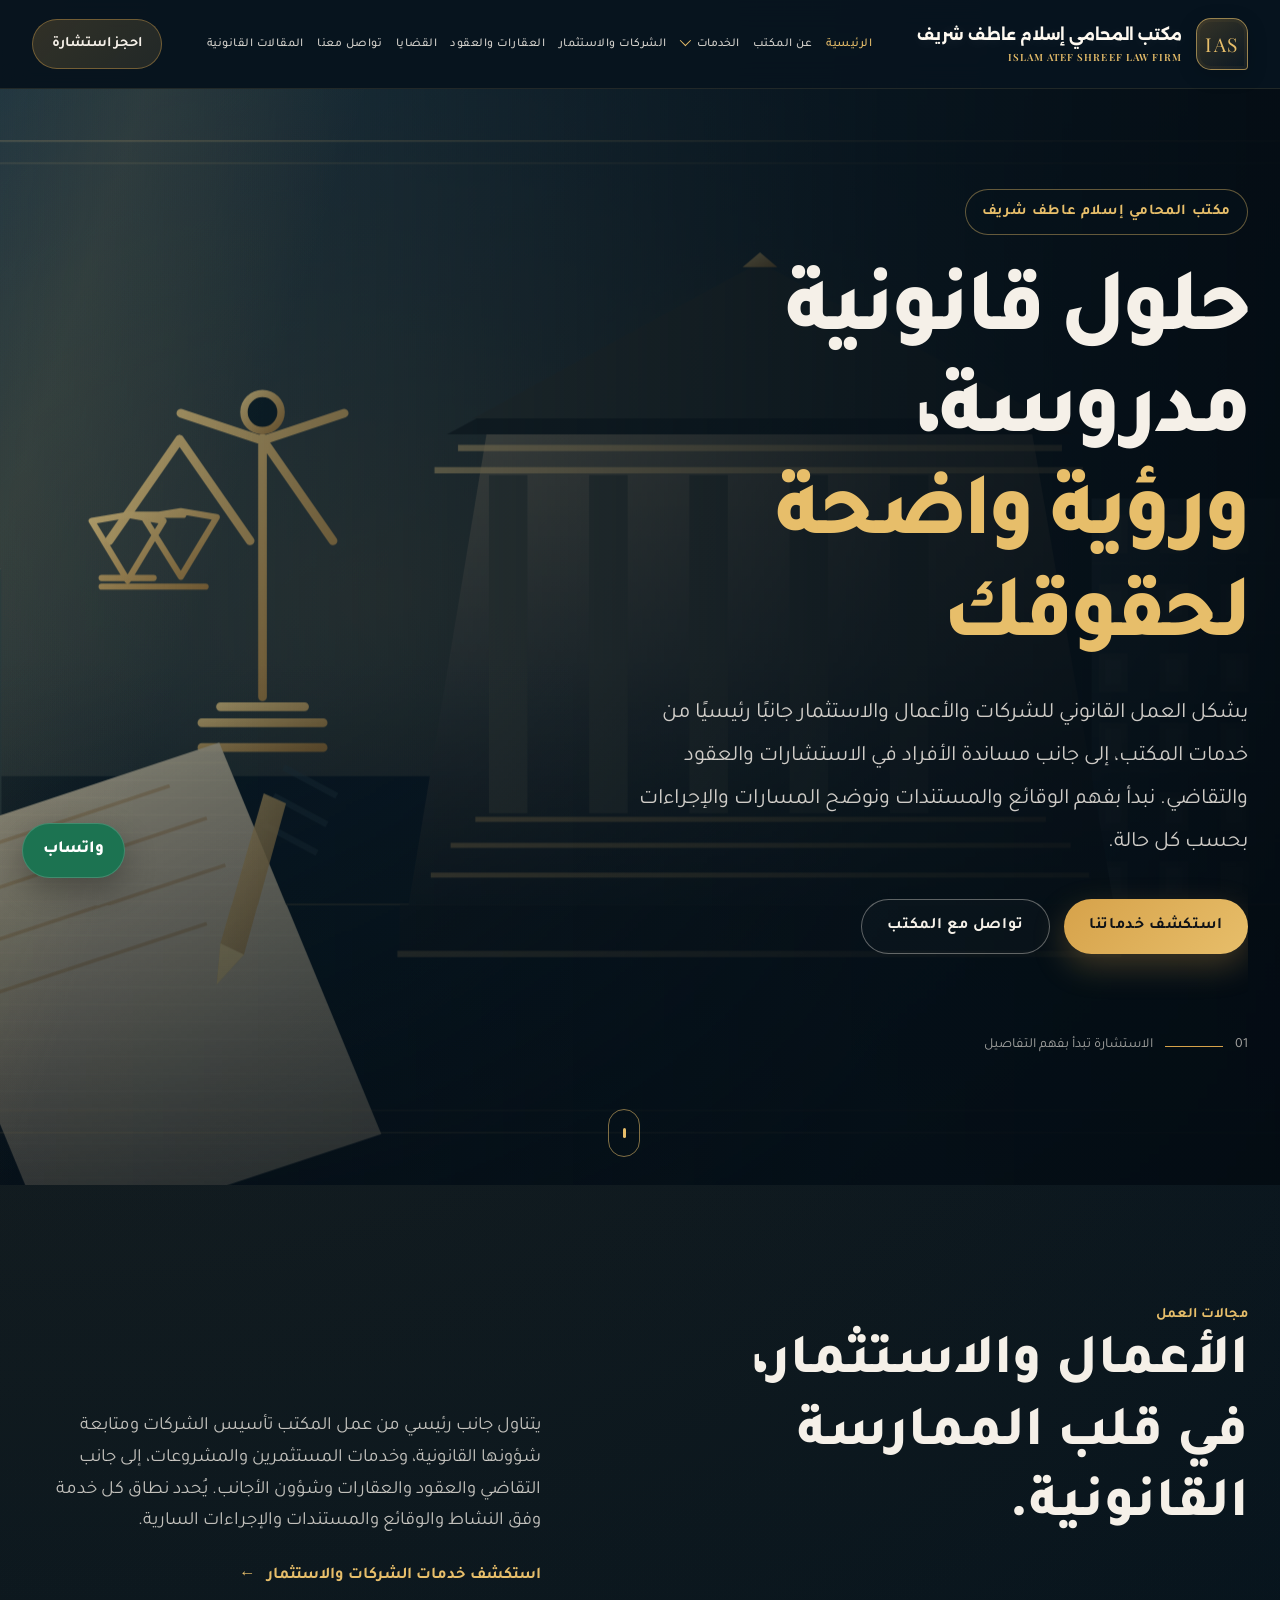
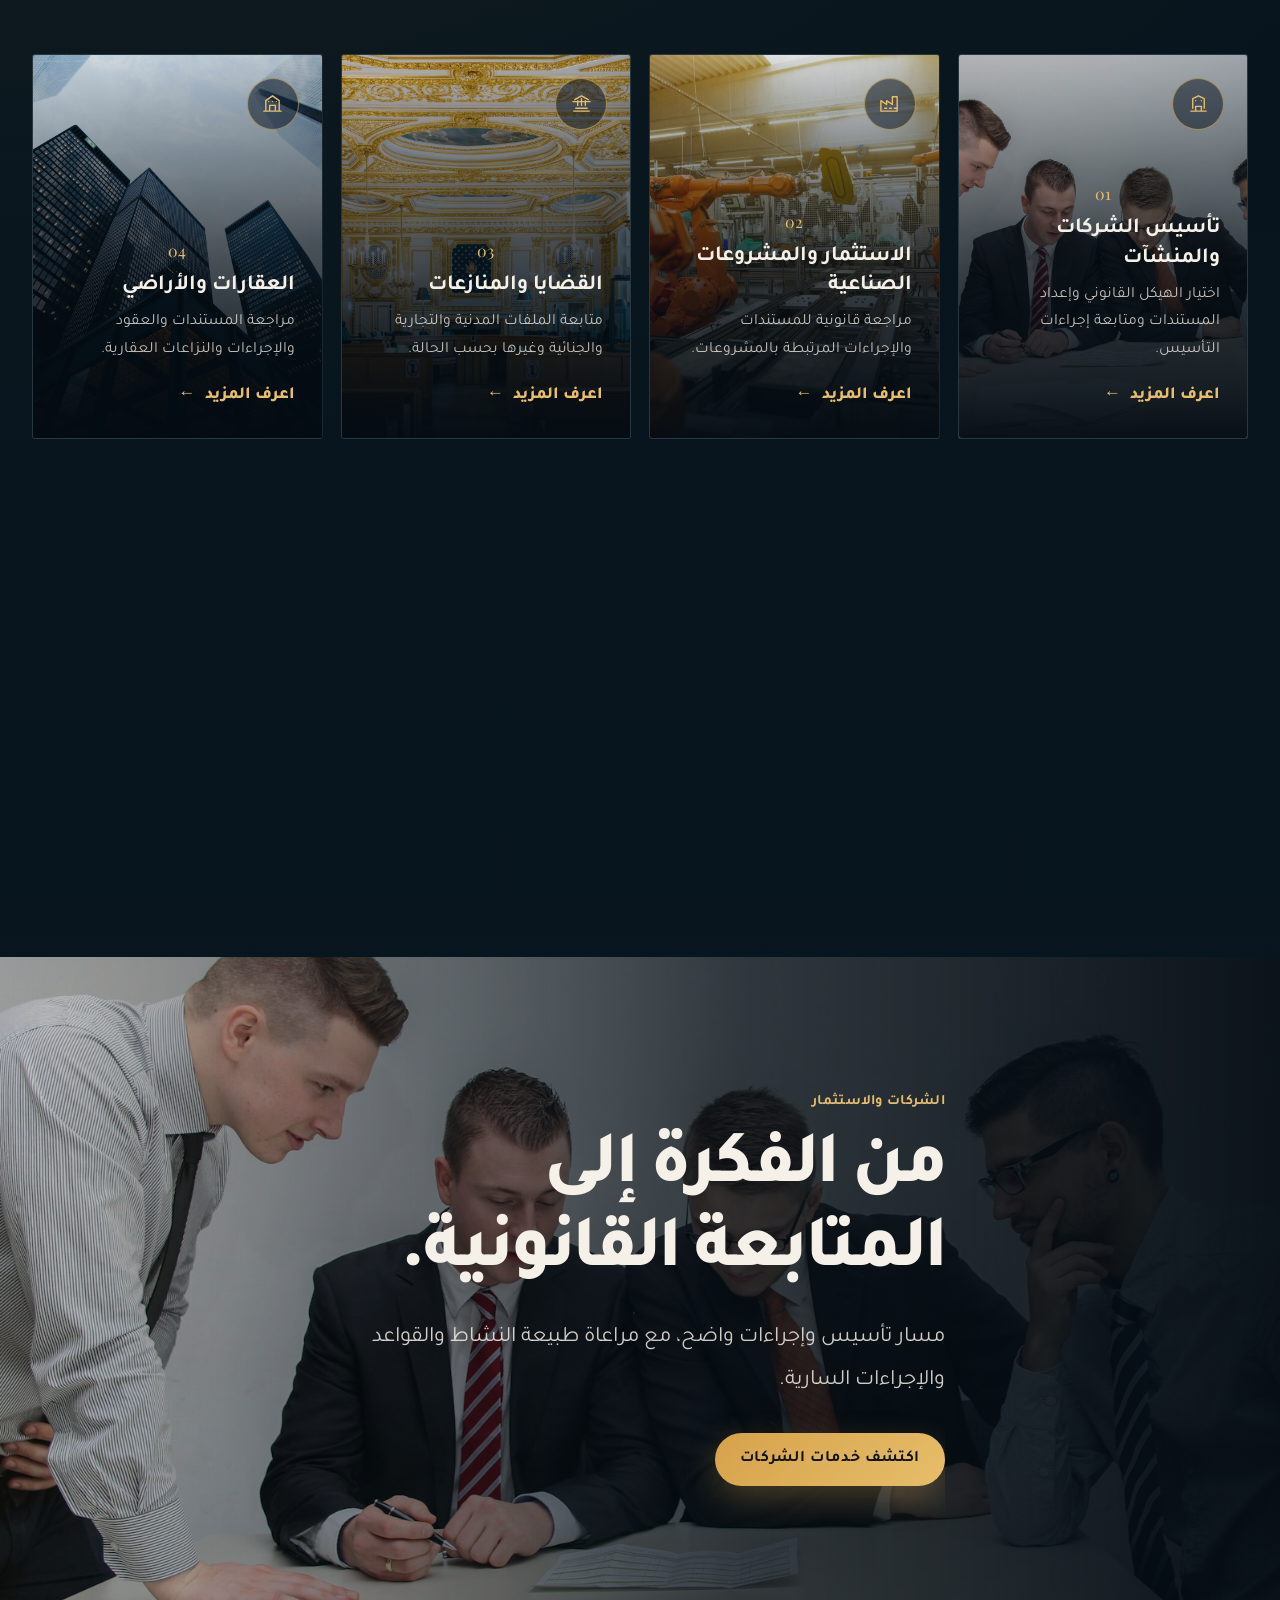
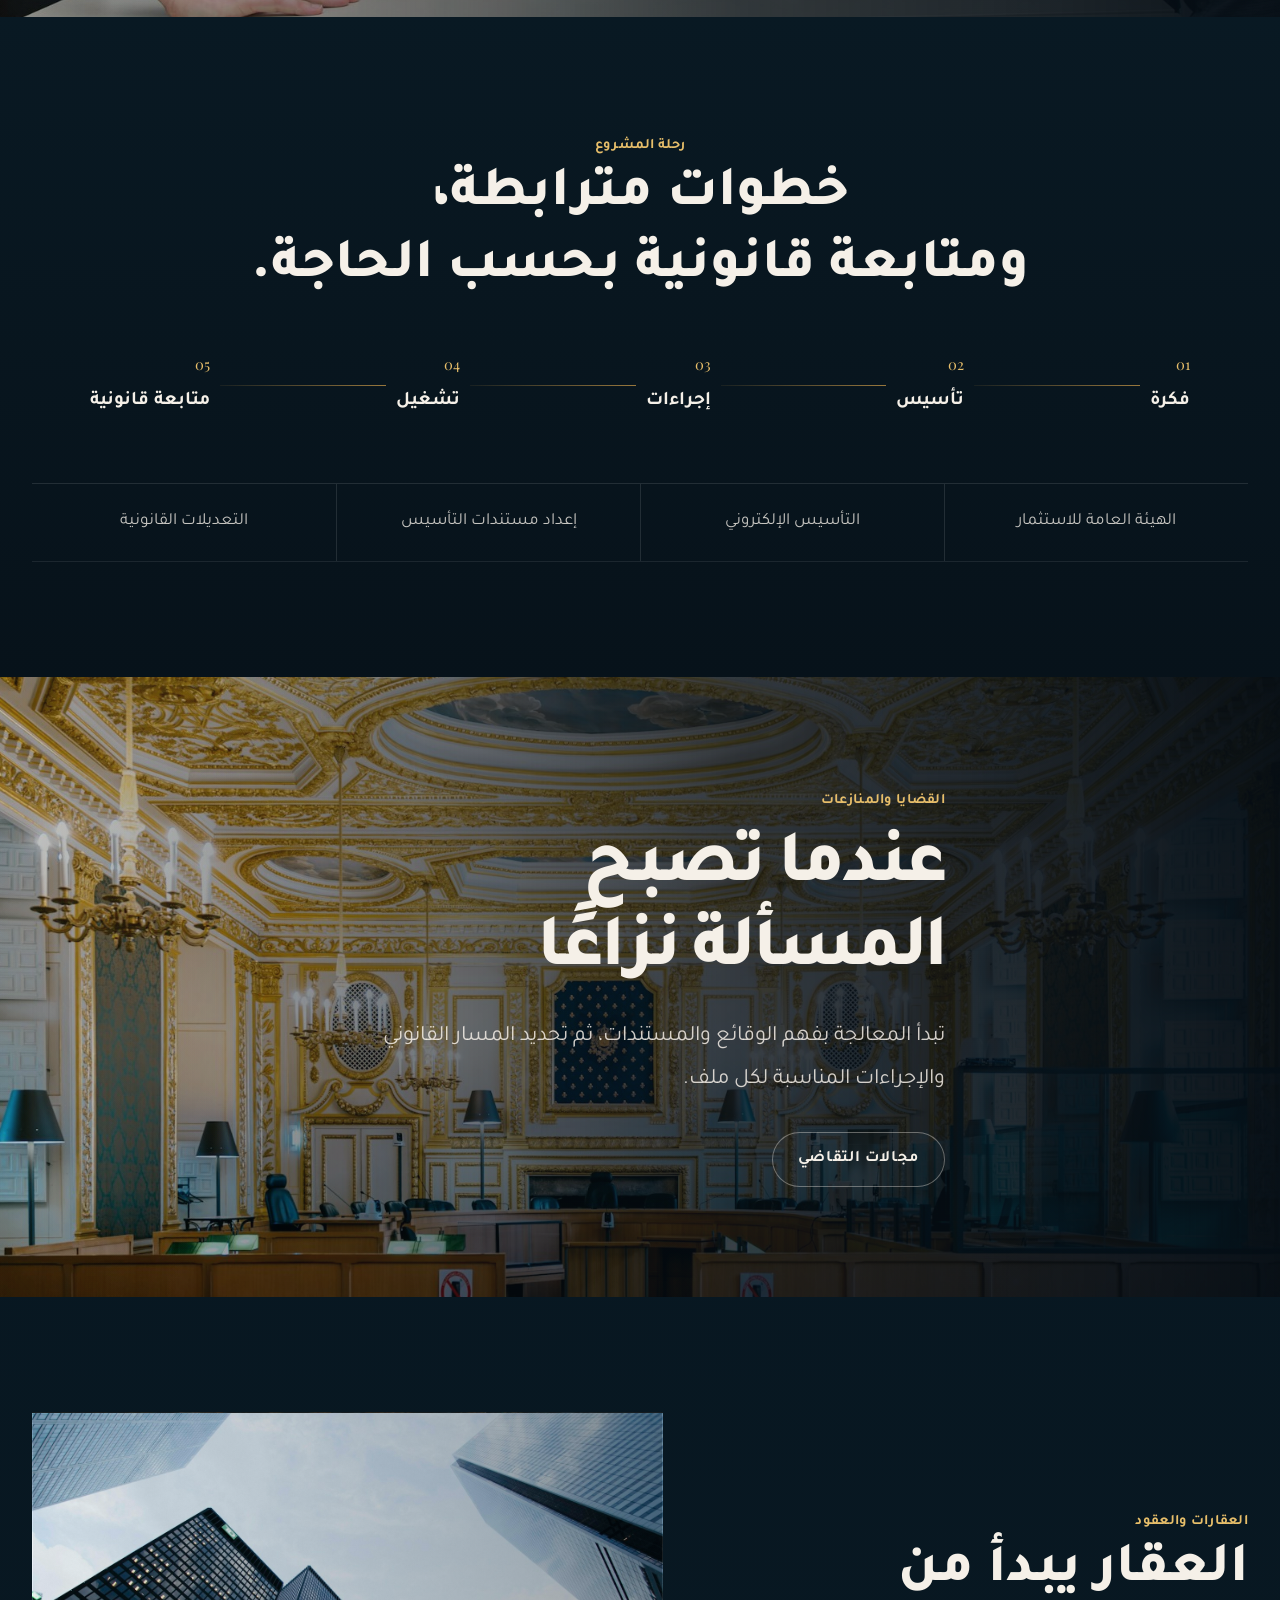
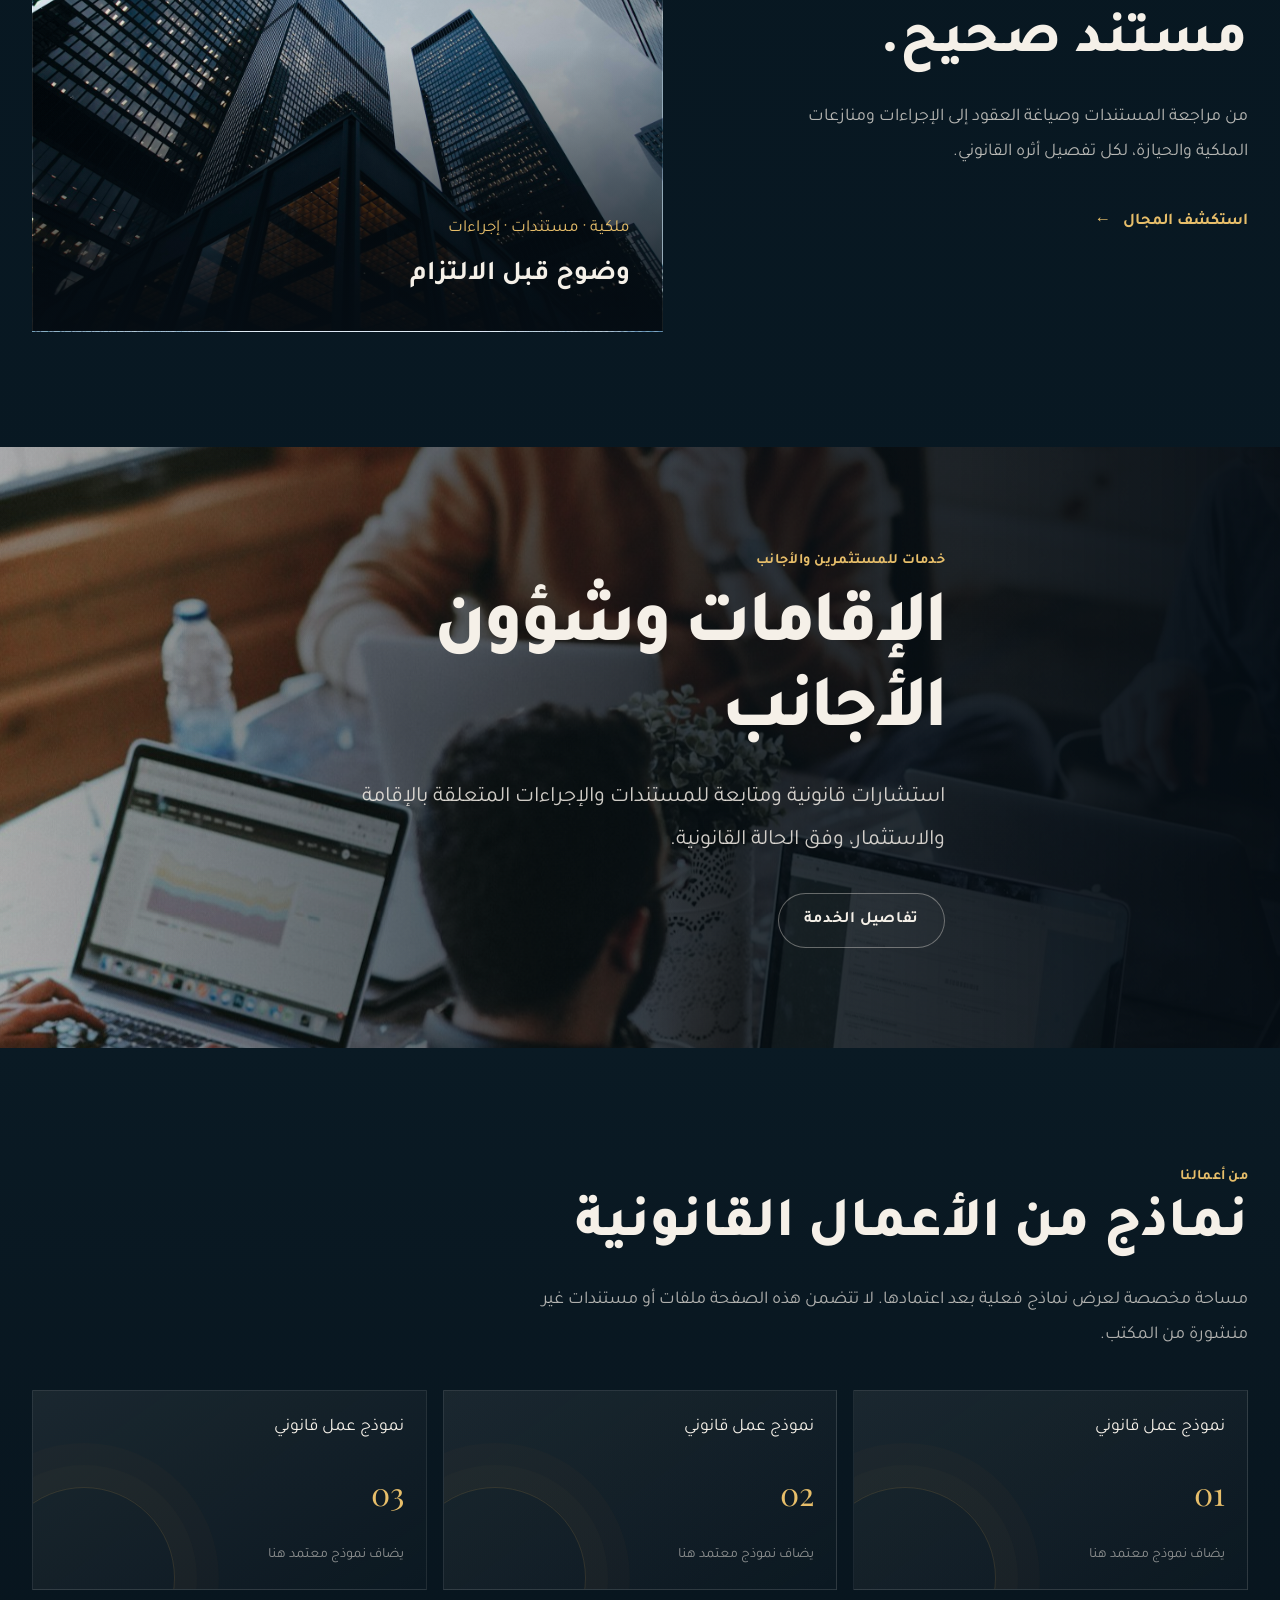
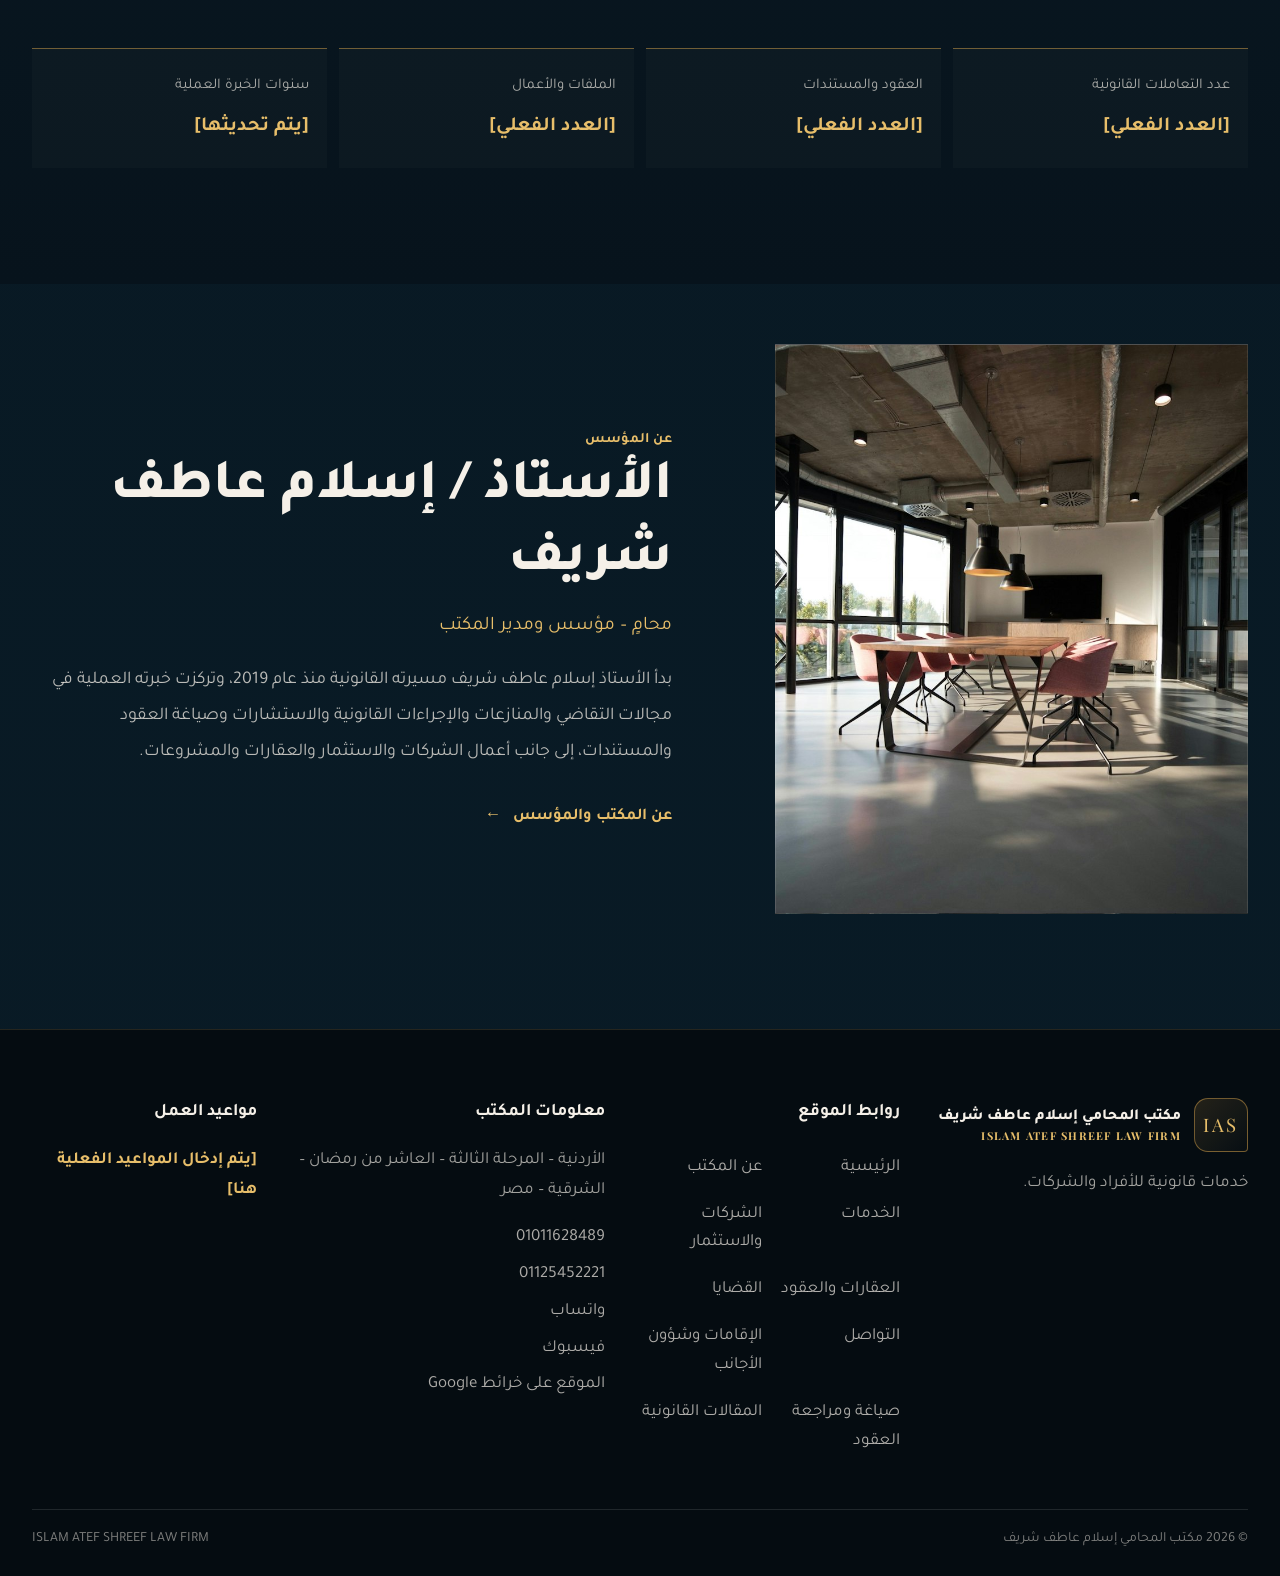
<file: index.html>
<!doctype html>
<html lang="ar" dir="rtl">
<head>
  <meta charset="utf-8">
  <meta name="viewport" content="width=device-width, initial-scale=1">
  <meta name="description" content="مكتب المحامي إسلام عاطف شريف — خدمات قانونية للأفراد والشركات في تأسيس الشركات والاستثمار والعقارات والعقود والتقاضي وشؤون الأجانب.">
  <meta name="theme-color" content="#06131f">
  <meta property="og:type" content="website">
  <meta property="og:title" content="مكتب المحامي إسلام عاطف شريف | ISLAM ATEF SHREEF LAW FIRM">
  <meta property="og:description" content="حلول قانونية مدروسة، ورؤية واضحة لحقوقك.">
  <title>مكتب المحامي إسلام عاطف شريف | ISLAM ATEF SHREEF LAW FIRM</title>
  <link rel="icon" href="assets/favicon.svg" type="image/svg+xml">
  <link rel="preconnect" href="https://fonts.googleapis.com">
  <link rel="preconnect" href="https://fonts.gstatic.com" crossorigin>
  <link href="https://fonts.googleapis.com/css2?family=Alexandria:wght@500;600;700;800&family=Playfair+Display:wght@500;600;700&family=Tajawal:wght@400;500;700;800&display=swap" rel="stylesheet">
  <link rel="stylesheet" href="style.css">
</head>
<body>
<div class="page-shell">
  <header class="topbar">
    <div class="container nav-wrap">
      <a class="brand-block" href="index.html" aria-label="الرئيسية - مكتب المحامي إسلام عاطف شريف">
        <span class="brand-mark">IAS</span><span class="brand-copy"><span class="brand-ar">مكتب المحامي إسلام عاطف شريف</span><span class="brand-name">ISLAM ATEF SHREEF LAW FIRM</span></span>
      </a>
      <button class="menu-toggle" type="button" aria-expanded="false" aria-controls="main-navigation" aria-label="فتح القائمة"><span></span><span></span></button>
      <nav class="main-nav" id="main-navigation" aria-label="التنقل الرئيسي">
        <a aria-current="page" href="index.html">الرئيسية</a><a href="about.html">عن المكتب</a><a href="services.html">الخدمات</a><a href="corporate-investment.html">الشركات والاستثمار</a><a href="real-estate-contracts.html">العقارات والعقود</a><a href="litigation.html">القضايا</a><a href="contact.html">التواصل</a>
      </nav>
      <a class="nav-cta" href="contact.html">تواصل مع المكتب</a>
    </div>
  </header>
  <main>
    <section class="home-hero hero-scene scene-library">
      <div class="hero-image" role="img" aria-label="مشهد بصري يجمع مبنى المحكمة والميزان وبيئة الأعمال"></div><div class="hero-shade"></div>
      <div class="container hero-content reveal">
        <span class="eyebrow">مكتب المحامي إسلام عاطف شريف</span>
        <h1>حلول قانونية مدروسة،<br><span>ورؤية واضحة لحقوقك</span></h1>
        <p>يشكل العمل القانوني للشركات والأعمال والاستثمار جانبًا رئيسيًا من خدمات المكتب، إلى جانب مساندة الأفراد في الاستشارات والعقود والتقاضي. نبدأ بفهم الوقائع والمستندات ونوضح المسارات والإجراءات بحسب كل حالة.</p>
        <div class="hero-actions"><a class="button primary" href="services.html">استكشف خدماتنا</a><a class="button secondary" href="contact.html">تواصل مع المكتب</a></div>
        <span class="hero-index">01 <i></i> الاستشارة تبدأ بفهم التفاصيل</span>
      </div>
      <a class="scroll-cue" href="#practice" aria-label="انتقل إلى مجالات العمل"><span></span></a>
    </section>

    <section class="section-shell intro-section" id="practice">
      <div class="container intro-grid">
        <div class="section-heading reveal"><span class="section-kicker">مجالات العمل</span><h2>الأعمال والاستثمار،<br>في قلب الممارسة القانونية.</h2></div>
        <div class="intro-copy reveal"><p>يتناول جانب رئيسي من عمل المكتب تأسيس الشركات ومتابعة شؤونها القانونية، وخدمات المستثمرين والمشروعات، إلى جانب التقاضي والعقود والعقارات وشؤون الأجانب. يُحدد نطاق كل خدمة وفق النشاط والوقائع والمستندات والإجراءات السارية.</p><a class="text-link" href="corporate-investment.html">استكشف خدمات الشركات والاستثمار <span>←</span></a></div>
      </div>
      <div class="container home-services-grid">
        <a class="home-service-card reveal" href="corporate-investment.html"><img src="assets/companies/boardroom.jpg" alt="قاعة اجتماعات حديثة تعبر عن تأسيس الشركات والأعمال" loading="lazy" width="1500" height="1000"><span class="home-service-overlay"></span><span class="home-service-icon" aria-hidden="true"><svg viewBox="0 0 24 24"><path d="M4 20h16M6 17V7l6-3 6 3v10M9 20v-5h6v5M9 9h.01M15 9h.01"/></svg></span><span class="card-index">01</span><h3>تأسيس الشركات والمنشآت</h3><p>اختيار الهيكل القانوني وإعداد المستندات ومتابعة إجراءات التأسيس.</p><span class="home-service-link">اعرف المزيد <i>←</i></span></a>
        <a class="home-service-card reveal" href="corporate-investment.html#investment-projects"><img src="assets/industrial/factory.jpg" alt="خط إنتاج في منشأة صناعية حديثة" loading="lazy" width="1800" height="1200"><span class="home-service-overlay"></span><span class="home-service-icon" aria-hidden="true"><svg viewBox="0 0 24 24"><path d="M3 20V9l6 4V9l6 4V5h5v15H3ZM7 17h2m3 0h2m3 0h2"/></svg></span><span class="card-index">02</span><h3>الاستثمار والمشروعات الصناعية</h3><p>مراجعة قانونية للمستندات والإجراءات المرتبطة بالمشروعات.</p><span class="home-service-link">اعرف المزيد <i>←</i></span></a>
        <a class="home-service-card reveal" href="litigation.html"><img src="assets/litigation/courtroom.jpg" alt="قاعة محكمة تعبر عن التقاضي ومتابعة المنازعات" loading="lazy" width="1800" height="1200"><span class="home-service-overlay"></span><span class="home-service-icon" aria-hidden="true"><svg viewBox="0 0 24 24"><path d="M4 20h16M6 17h12M8 14V9m4 5V7m4 7V9M5 8l7-4 7 4M3 10h18"/></svg></span><span class="card-index">03</span><h3>القضايا والمنازعات</h3><p>متابعة الملفات المدنية والتجارية والجنائية وغيرها بحسب الحالة.</p><span class="home-service-link">اعرف المزيد <i>←</i></span></a>
        <a class="home-service-card reveal" href="real-estate-contracts.html"><img src="assets/real-estate/architecture.jpg" alt="مبانٍ معاصرة ضمن مشهد عمراني" loading="lazy" width="1800" height="1200"><span class="home-service-overlay"></span><span class="home-service-icon" aria-hidden="true"><svg viewBox="0 0 24 24"><path d="M3 20h18M5 20V9l7-5 7 5v11M9 20v-6h6v6M8 10h.01M12 10h.01M16 10h.01"/></svg></span><span class="card-index">04</span><h3>العقارات والأراضي</h3><p>مراجعة المستندات والعقود والإجراءات والنزاعات العقارية.</p><span class="home-service-link">اعرف المزيد <i>←</i></span></a>
        <a class="home-service-card reveal" href="contracts.html"><img src="assets/contracts/contract-pen.jpg" alt="قلم يكتب على ورقة اتفاق" loading="lazy" width="1500" height="1126"><span class="home-service-overlay"></span><span class="home-service-icon" aria-hidden="true"><svg viewBox="0 0 24 24"><path d="M6 3h9l4 4v14H6zM14 3v5h5M9 13h7M9 17h7M3 8v13"/></svg></span><span class="card-index">05</span><h3>صياغة ومراجعة العقود</h3><p>صياغة البنود وتوضيح الالتزامات والمخاطر بحسب المعاملة.</p><span class="home-service-link">اعرف المزيد <i>←</i></span></a>
        <a class="home-service-card reveal" href="foreigners.html"><img src="assets/foreigners/passport-documents.jpg" alt="جوازات سفر ومستندات تعبر عن الإقامة وشؤون الأجانب" loading="lazy" width="1400" height="933"><span class="home-service-overlay"></span><span class="home-service-icon" aria-hidden="true"><svg viewBox="0 0 24 24"><circle cx="12" cy="12" r="9"/><path d="M3 12h18M12 3a14 14 0 0 1 0 18m0-18a14 14 0 0 0 0 18"/></svg></span><span class="card-index">06</span><h3>الإقامات وشؤون الأجانب</h3><p>مراجعة المستندات ومتابعة إجراءات الإقامة وفق الحالة القانونية.</p><span class="home-service-link">اعرف المزيد <i>←</i></span></a>
        <a class="home-service-card reveal" href="services.html#consultation"><img src="assets/consultation/legal-consultation.jpg" alt="جلسة استشارة قانونية ومناقشة للمستندات" loading="lazy" width="1600" height="1067"><span class="home-service-overlay"></span><span class="home-service-icon" aria-hidden="true"><svg viewBox="0 0 24 24"><path d="M4 5h16v12H9l-5 4zM8 9h8m-8 4h5"/></svg></span><span class="card-index">07</span><h3>الاستشارات القانونية</h3><p>مناقشة الوقائع والمستندات وتوضيح المسارات الممكنة.</p><span class="home-service-link">اعرف المزيد <i>←</i></span></a>
      </div>
    </section>

    <section class="feature-band scene-corporate">
      <div class="feature-image" role="img" aria-label="مشهد فني لبيئة أعمال واستثمار"></div>
      <div class="container feature-content reveal"><span class="section-kicker">الشركات والاستثمار</span><h2>من الفكرة إلى<br>المتابعة القانونية.</h2><p>مسار تأسيس وإجراءات واضح، مع مراعاة طبيعة النشاط والقواعد والإجراءات السارية.</p><a class="button primary" href="corporate-investment.html">اكتشف خدمات الشركات</a></div>
    </section>

    <section class="section-shell journey-section">
      <div class="container section-heading reveal"><span class="section-kicker">رحلة المشروع</span><h2>خطوات مترابطة،<br>ومتابعة قانونية بحسب الحاجة.</h2></div>
      <div class="container journey-track" aria-label="فكرة ثم تأسيس ثم إجراءات ثم تشغيل ثم متابعة قانونية">
        <div class="journey-step reveal"><span>01</span><strong>فكرة</strong></div><span class="journey-line"></span><div class="journey-step reveal"><span>02</span><strong>تأسيس</strong></div><span class="journey-line"></span><div class="journey-step reveal"><span>03</span><strong>إجراءات</strong></div><span class="journey-line"></span><div class="journey-step reveal"><span>04</span><strong>تشغيل</strong></div><span class="journey-line"></span><div class="journey-step reveal"><span>05</span><strong>متابعة قانونية</strong></div>
      </div>
      <div class="container"><div class="detail-ribbon reveal"><span>الهيئة العامة للاستثمار</span><span>التأسيس الإلكتروني</span><span>إعداد مستندات التأسيس</span><span>التعديلات القانونية</span></div></div>
    </section>

    <section class="feature-band feature-litigation scene-court">
      <div class="feature-image" role="img" aria-label="مشهد فني لقاعة تقاضٍ معاصرة"></div>
      <div class="container feature-content reveal"><span class="section-kicker">القضايا والمنازعات</span><h2>عندما تصبح<br>المسألة نزاعًا</h2><p>تبدأ المعالجة بفهم الوقائع والمستندات، ثم تحديد المسار القانوني والإجراءات المناسبة لكل ملف.</p><a class="button secondary" href="litigation.html">مجالات التقاضي</a></div>
    </section>

    <section class="section-shell editorial-section">
      <div class="container split-layout">
        <div class="split-copy reveal"><span class="section-kicker">العقارات والعقود</span><h2>العقار يبدأ من<br>مستند صحيح.</h2><p>من مراجعة المستندات وصياغة العقود إلى الإجراءات ومنازعات الملكية والحيازة، لكل تفصيل أثره القانوني.</p><a class="text-link" href="real-estate-contracts.html">استكشف المجال <span>←</span></a></div>
        <div class="architecture-composition scene-architecture reveal" role="img" aria-label="تكوين معماري فني يرمز إلى العقارات والأراضي"><div class="composition-caption"><span>ملكية · مستندات · إجراءات</span><strong>وضوح قبل الالتزام</strong></div></div>
      </div>
    </section>

    <section class="feature-band feature-international scene-international">
      <div class="feature-image" role="img" aria-label="مشهد فني دولي للأعمال والإقامة في مصر"></div>
      <div class="container feature-content reveal"><span class="section-kicker">خدمات للمستثمرين والأجانب</span><h2>الإقامات وشؤون الأجانب</h2><p>استشارات قانونية ومتابعة للمستندات والإجراءات المتعلقة بالإقامة والاستثمار، وفق الحالة القانونية.</p><a class="button secondary" href="services.html#residency">تفاصيل الخدمة</a></div>
    </section>

    <section class="section-shell works-section">
      <div class="container section-heading reveal"><span class="section-kicker">من أعمالنا</span><h2>نماذج من الأعمال القانونية</h2><p class="section-lede">مساحة مخصصة لعرض نماذج فعلية بعد اعتمادها. لا تتضمن هذه الصفحة ملفات أو مستندات غير منشورة من المكتب.</p></div>
      <div class="container works-grid">
        <div class="work-placeholder reveal"><span>نموذج عمل قانوني</span><i>01</i><small>يضاف نموذج معتمد هنا</small></div><div class="work-placeholder reveal"><span>نموذج عمل قانوني</span><i>02</i><small>يضاف نموذج معتمد هنا</small></div><div class="work-placeholder reveal"><span>نموذج عمل قانوني</span><i>03</i><small>يضاف نموذج معتمد هنا</small></div>
      </div>
      <div class="container stats-grid">
        <div class="stat-field reveal"><span>عدد التعاملات القانونية</span><strong>[العدد الفعلي]</strong></div><div class="stat-field reveal"><span>العقود والمستندات</span><strong>[العدد الفعلي]</strong></div><div class="stat-field reveal"><span>الملفات والأعمال</span><strong>[العدد الفعلي]</strong></div><div class="stat-field reveal"><span>سنوات الخبرة العملية</span><strong>[يتم تحديثها]</strong></div>
      </div>
    </section>

    <section class="section-shell founder-section">
      <div class="container founder-layout">
        <div class="founder-art scene-office reveal" role="img" aria-label="صورة فوتوغرافية لمكتب مهني"></div>
        <div class="founder-copy reveal"><span class="section-kicker">عن المؤسس</span><h2>الأستاذ / إسلام عاطف شريف</h2><p class="founder-role">محامٍ – مؤسس ومدير المكتب</p><p>بدأ الأستاذ إسلام عاطف شريف مسيرته القانونية منذ عام 2019، وتركزت خبرته العملية في مجالات التقاضي والمنازعات والإجراءات القانونية والاستشارات وصياغة العقود والمستندات، إلى جانب أعمال الشركات والاستثمار والعقارات والمشروعات.</p><a class="text-link" href="about.html">عن المكتب والمؤسس <span>←</span></a></div>
      </div>
    </section>
  </main>
  <footer class="footer-shell">
    <div class="container footer-grid">
      <div class="footer-brand"><a class="brand-block" href="index.html"><span class="brand-mark">IAS</span><span class="brand-copy"><span class="brand-ar">مكتب المحامي إسلام عاطف شريف</span><span class="brand-name">ISLAM ATEF SHREEF LAW FIRM</span></span></a><p>خدمات قانونية للأفراد والشركات.</p></div>
      <div class="footer-col"><h2>روابط الموقع</h2><nav class="footer-links" aria-label="روابط الموقع"><a href="index.html">الرئيسية</a><a href="about.html">عن المكتب</a><a href="services.html">الخدمات</a><a href="corporate-investment.html">الشركات والاستثمار</a><a href="real-estate-contracts.html">العقارات والعقود</a><a href="litigation.html">القضايا</a><a href="contact.html">التواصل</a></nav></div>
      <div class="footer-col"><h2>معلومات المكتب</h2><p>الأردنية – المرحلة الثالثة – العاشر من رمضان – الشرقية – مصر</p><a href="tel:+201011628489" dir="ltr">01011628489</a><a href="tel:+201125452221" dir="ltr">01125452221</a><a href="https://wa.me/201011628489" target="_blank" rel="noopener noreferrer">واتساب</a><a href="https://www.facebook.com/IASlawyer" target="_blank" rel="noopener noreferrer">فيسبوك</a><a href="https://www.google.com/maps/search/?api=1&amp;query=%D8%A7%D9%84%D8%A3%D8%B1%D8%AF%D9%86%D9%8A%D8%A9%20%D8%A7%D9%84%D9%85%D8%B1%D8%AD%D9%84%D8%A9%20%D8%A7%D9%84%D8%AB%D8%A7%D9%84%D8%AB%D8%A9%20%D8%A7%D9%84%D8%B9%D8%A7%D8%B4%D8%B1%20%D9%85%D9%86%20%D8%B1%D9%85%D8%B6%D8%A7%D9%86">الموقع على خرائط Google</a></div>
      <div class="footer-col"><h2>مواعيد العمل</h2><!-- OFFICE WORKING HOURS — EDIT HERE --><p class="working-hours">[يتم إدخال المواعيد الفعلية هنا]</p></div>
    </div>
    <div class="container footer-bottom"><span>© <span data-year></span> مكتب المحامي إسلام عاطف شريف</span><span>ISLAM ATEF SHREEF LAW FIRM</span></div>
  </footer>
</div>
<a class="floating-whatsapp" href="https://wa.me/201011628489" target="_blank" rel="noopener noreferrer" aria-label="تواصل عبر واتساب">واتساب</a>
<script src="script.js" defer></script>
</body>
</html>
</file>
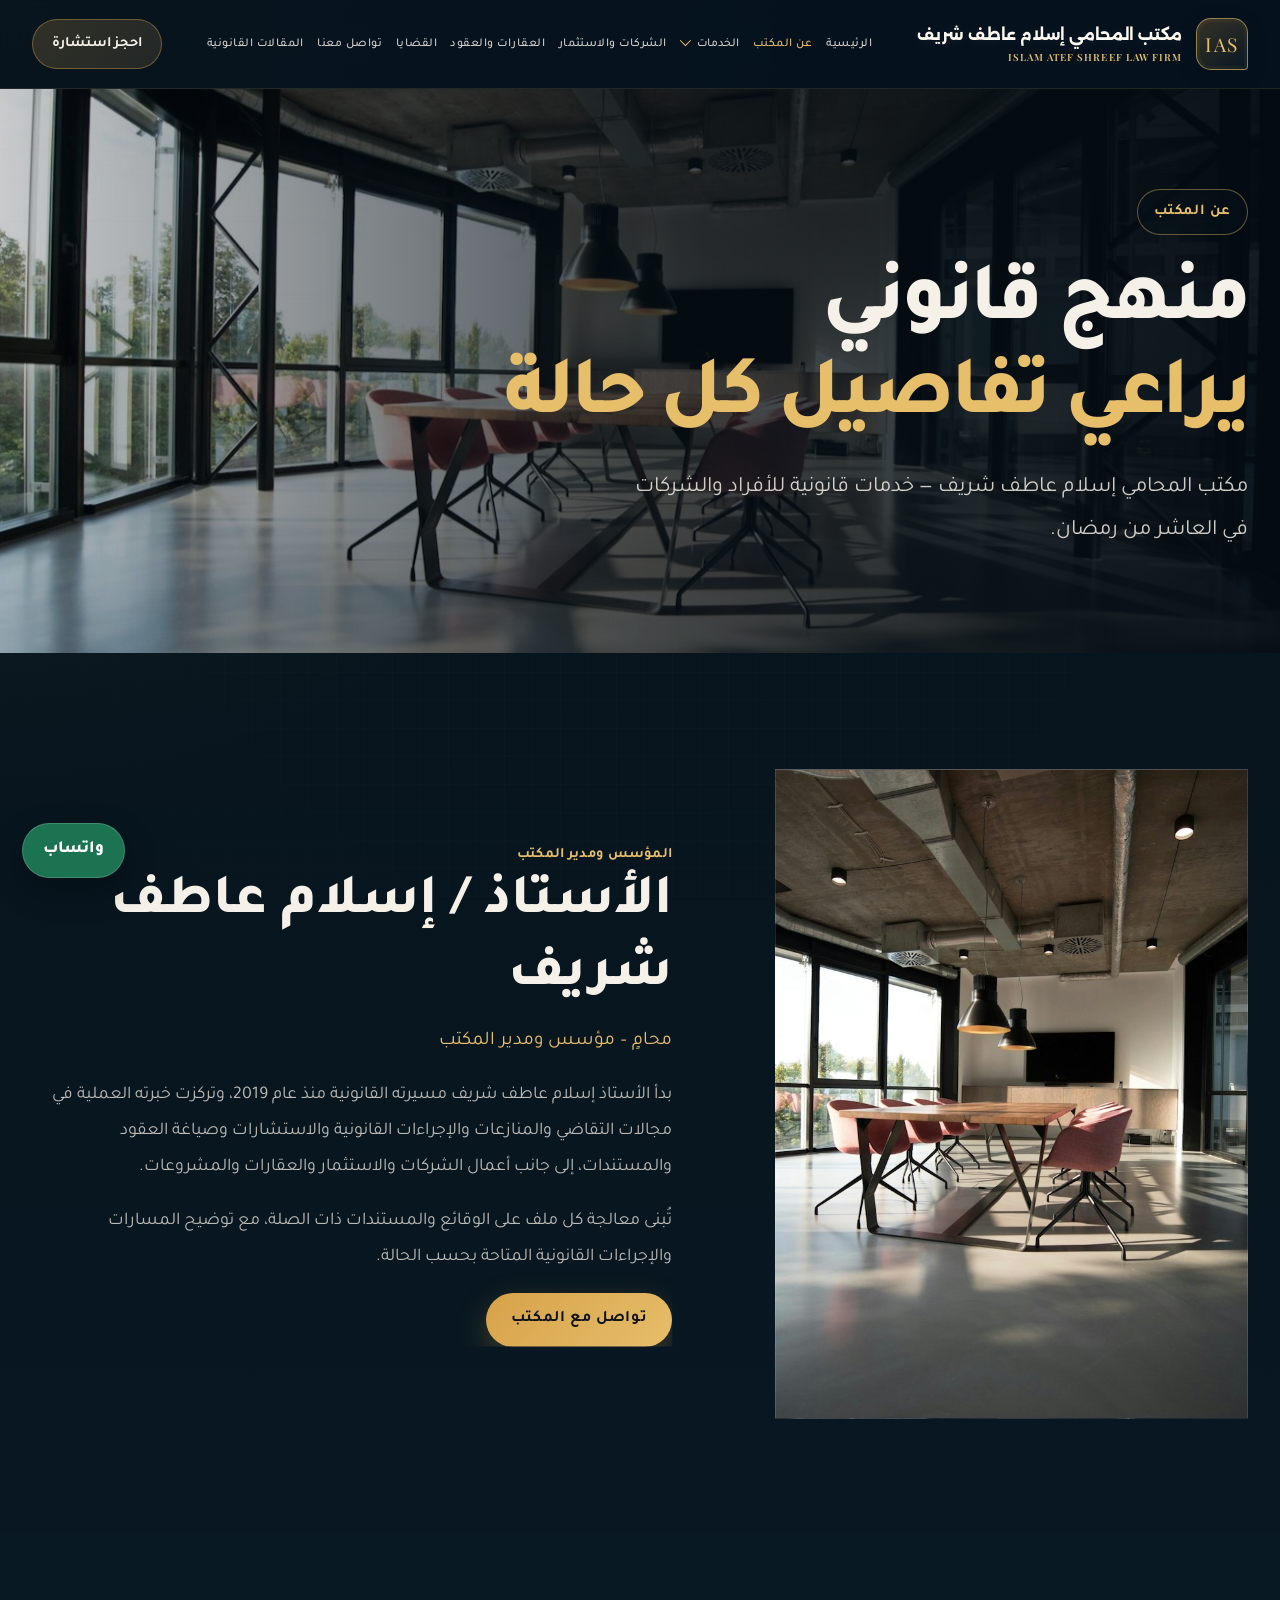
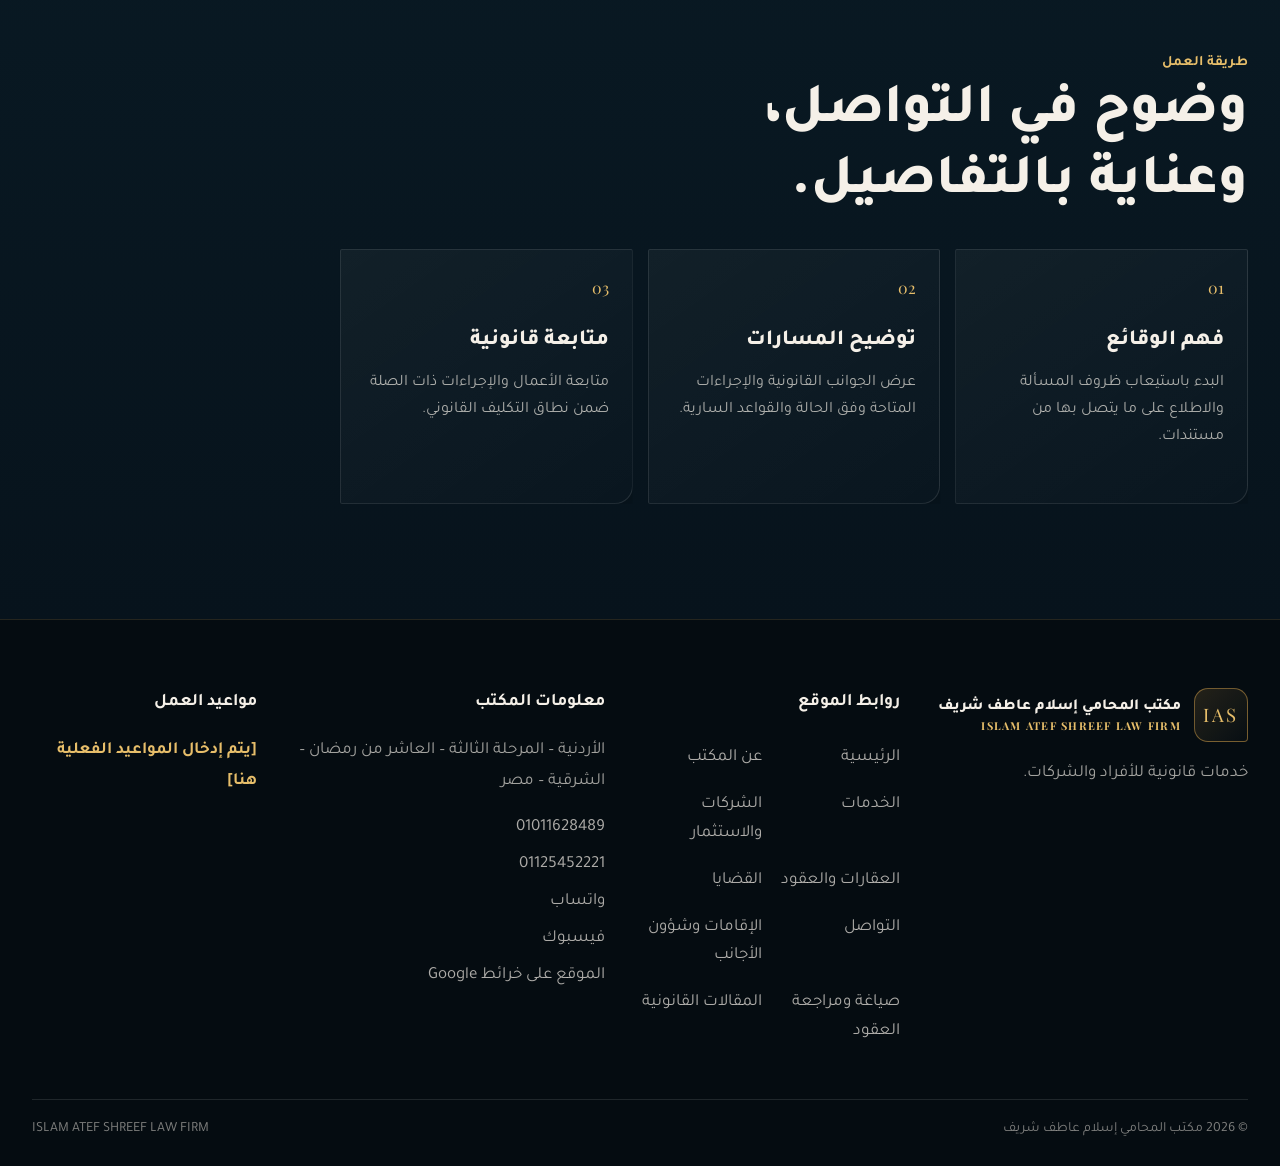
<file: about.html>
<!doctype html>
<html lang="ar" dir="rtl">
<head>
  <meta charset="utf-8"><meta name="viewport" content="width=device-width,initial-scale=1">
  <meta name="description" content="تعرف على مكتب المحامي إسلام عاطف شريف ونهجه في تقديم الخدمات القانونية للأفراد والشركات.">
  <meta name="theme-color" content="#06131f"><meta property="og:type" content="website"><meta property="og:title" content="عن المكتب | مكتب المحامي إسلام عاطف شريف"><meta property="og:description" content="مكتب المحامي إسلام عاطف شريف — محامٍ ومؤسس ومدير المكتب.">
  <title>عن المكتب | ISLAM ATEF SHREEF LAW FIRM</title><link rel="icon" href="assets/favicon.svg" type="image/svg+xml">
  <link rel="preconnect" href="https://fonts.googleapis.com"><link rel="preconnect" href="https://fonts.gstatic.com" crossorigin><link href="https://fonts.googleapis.com/css2?family=Alexandria:wght@500;600;700;800&family=Playfair+Display:wght@500;600;700&family=Tajawal:wght@400;500;700;800&display=swap" rel="stylesheet"><link rel="stylesheet" href="style.css">
</head>
<body><div class="page-shell">
<header class="topbar"><div class="container nav-wrap"><a class="brand-block" href="index.html" aria-label="الرئيسية - مكتب المحامي إسلام عاطف شريف"><span class="brand-mark">IAS</span><span class="brand-copy"><span class="brand-ar">مكتب المحامي إسلام عاطف شريف</span><span class="brand-name">ISLAM ATEF SHREEF LAW FIRM</span></span></a><button class="menu-toggle" type="button" aria-expanded="false" aria-controls="main-navigation" aria-label="فتح القائمة"><span></span><span></span></button><nav class="main-nav" id="main-navigation" aria-label="التنقل الرئيسي"><a href="index.html">الرئيسية</a><a aria-current="page" href="about.html">عن المكتب</a><a href="services.html">الخدمات</a><a href="corporate-investment.html">الشركات والاستثمار</a><a href="real-estate-contracts.html">العقارات والعقود</a><a href="litigation.html">القضايا</a><a href="contact.html">التواصل</a></nav><a class="nav-cta" href="contact.html">تواصل مع المكتب</a></div></header>
<main>
<section class="page-hero hero-scene scene-office"><div class="hero-image" role="img" aria-label="مشهد فني لمكتب قانوني هادئ"></div><div class="hero-shade"></div><div class="container page-hero-content reveal"><span class="eyebrow">عن المكتب</span><h1>منهج قانوني<br><span>يراعي تفاصيل كل حالة</span></h1><p>مكتب المحامي إسلام عاطف شريف — خدمات قانونية للأفراد والشركات في العاشر من رمضان.</p></div></section>
<section class="section-shell"><div class="container founder-layout about-page-layout"><div class="founder-art scene-office reveal" role="img" aria-label="صورة فوتوغرافية لمساحة عمل مكتبية"></div><div class="founder-copy reveal"><span class="section-kicker">المؤسس ومدير المكتب</span><h2>الأستاذ / إسلام عاطف شريف</h2><p class="founder-role">محامٍ – مؤسس ومدير المكتب</p><p>بدأ الأستاذ إسلام عاطف شريف مسيرته القانونية منذ عام 2019، وتركزت خبرته العملية في مجالات التقاضي والمنازعات والإجراءات القانونية والاستشارات وصياغة العقود والمستندات، إلى جانب أعمال الشركات والاستثمار والعقارات والمشروعات.</p><p>تُبنى معالجة كل ملف على الوقائع والمستندات ذات الصلة، مع توضيح المسارات والإجراءات القانونية المتاحة بحسب الحالة.</p><a class="button primary" href="contact.html">تواصل مع المكتب</a></div></div></section>
<section class="section-shell value-section"><div class="container section-heading reveal"><span class="section-kicker">طريقة العمل</span><h2>وضوح في التواصل،<br>وعناية بالتفاصيل.</h2></div><div class="container expertise-grid"><article class="expertise-card reveal"><span class="card-index">01</span><h3>فهم الوقائع</h3><p>البدء باستيعاب ظروف المسألة والاطلاع على ما يتصل بها من مستندات.</p></article><article class="expertise-card reveal"><span class="card-index">02</span><h3>توضيح المسارات</h3><p>عرض الجوانب القانونية والإجراءات المتاحة وفق الحالة والقواعد السارية.</p></article><article class="expertise-card reveal"><span class="card-index">03</span><h3>متابعة قانونية</h3><p>متابعة الأعمال والإجراءات ذات الصلة ضمن نطاق التكليف القانوني.</p></article></div></section>
</main>
<footer class="footer-shell"><div class="container footer-grid"><div class="footer-brand"><a class="brand-block" href="index.html"><span class="brand-mark">IAS</span><span class="brand-copy"><span class="brand-ar">مكتب المحامي إسلام عاطف شريف</span><span class="brand-name">ISLAM ATEF SHREEF LAW FIRM</span></span></a><p>خدمات قانونية للأفراد والشركات.</p></div><div class="footer-col"><h2>روابط الموقع</h2><nav class="footer-links" aria-label="روابط الموقع"><a href="index.html">الرئيسية</a><a href="about.html">عن المكتب</a><a href="services.html">الخدمات</a><a href="corporate-investment.html">الشركات والاستثمار</a><a href="real-estate-contracts.html">العقارات والعقود</a><a href="litigation.html">القضايا</a><a href="contact.html">التواصل</a></nav></div><div class="footer-col"><h2>معلومات المكتب</h2><p>الأردنية – المرحلة الثالثة – العاشر من رمضان – الشرقية – مصر</p><a href="tel:+201011628489" dir="ltr">01011628489</a><a href="tel:+201125452221" dir="ltr">01125452221</a><a href="https://wa.me/201011628489">واتساب</a><a href="https://www.facebook.com/IASlawyer">فيسبوك</a><a href="https://www.google.com/maps/search/?api=1&amp;query=%D8%A7%D9%84%D8%A3%D8%B1%D8%AF%D9%86%D9%8A%D8%A9%20%D8%A7%D9%84%D9%85%D8%B1%D8%AD%D9%84%D8%A9%20%D8%A7%D9%84%D8%AB%D8%A7%D9%84%D8%AB%D8%A9%20%D8%A7%D9%84%D8%B9%D8%A7%D8%B4%D8%B1%20%D9%85%D9%86%20%D8%B1%Dَم%Dَضَان">الموقع على خرائط Google</a></div><div class="footer-col"><h2>مواعيد العمل</h2><!-- OFFICE WORKING HOURS — EDIT HERE --><p class="working-hours">[يتم إدخال المواعيد الفعلية هنا]</p></div></div><div class="container footer-bottom"><span>© <span data-year></span> مكتب المحامي إسلام عاطف شريف</span><span>ISLAM ATEF SHREEF LAW FIRM</span></div></footer></div><a class="floating-whatsapp" href="https://wa.me/201011628489" target="_blank" rel="noopener noreferrer" aria-label="تواصل عبر واتساب">واتساب</a><script src="script.js" defer></script></body></html>
</file>
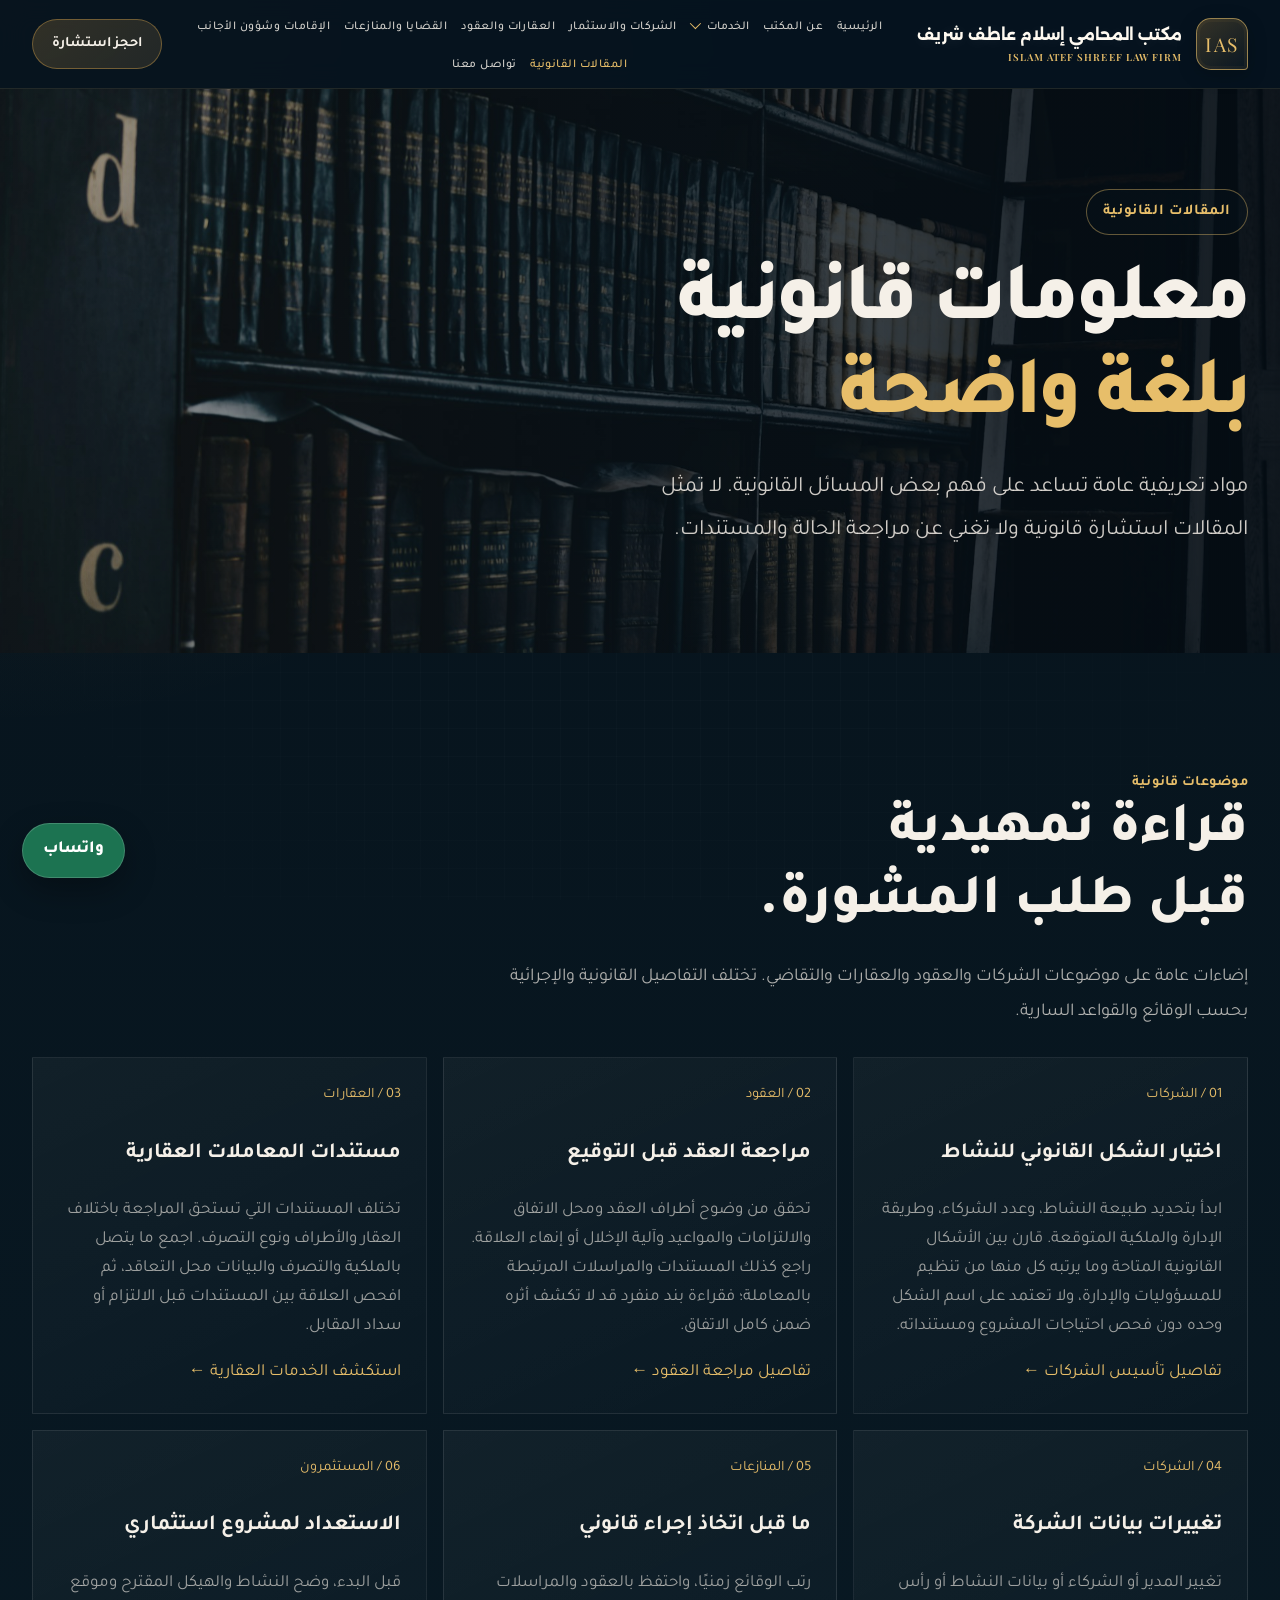
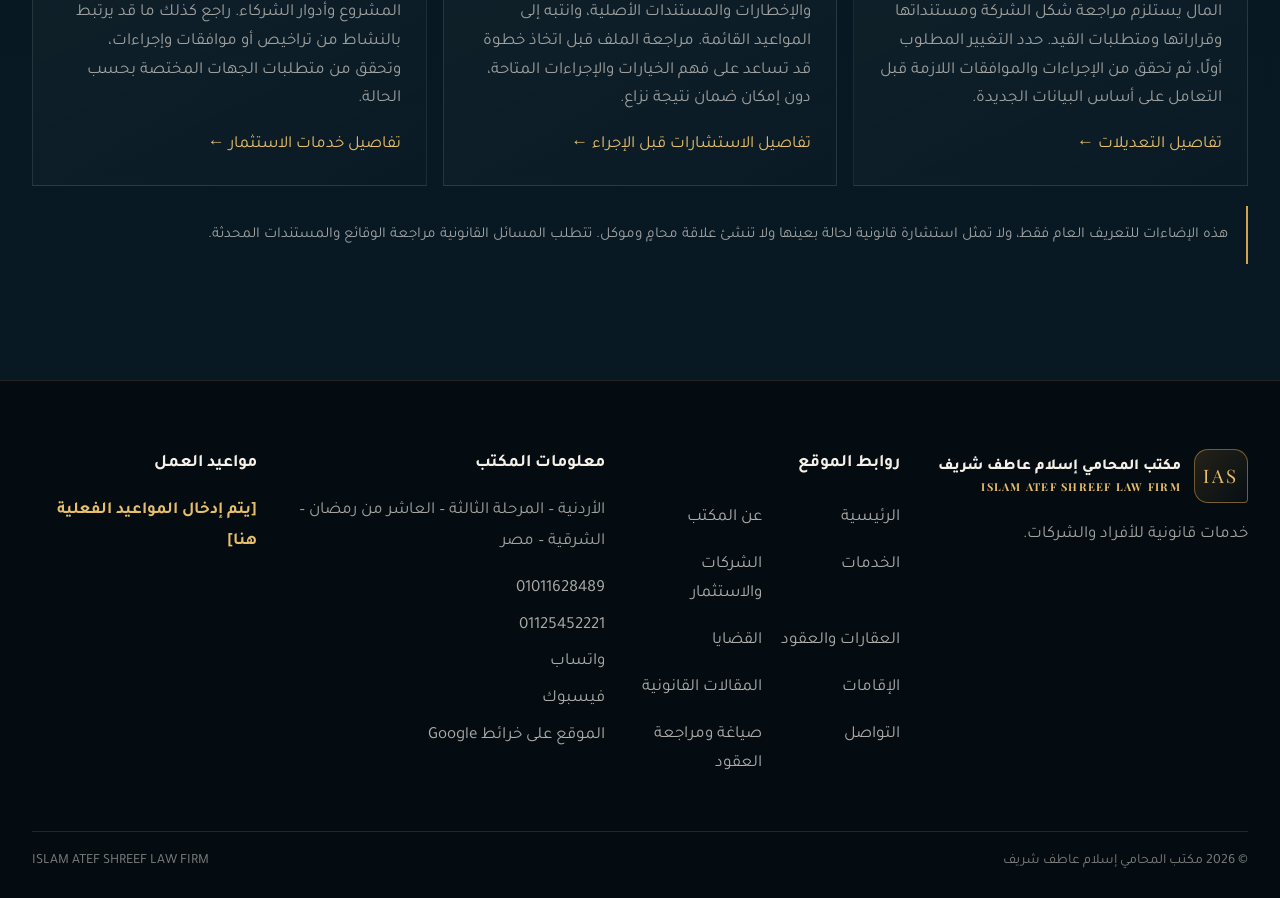
<file: articles.html>
<!doctype html>
<html lang="ar" dir="rtl">
<head>
<meta charset="utf-8"><meta name="viewport" content="width=device-width,initial-scale=1"><meta name="description" content="مقالات ومعلومات قانونية عامة من مكتب المحامي إسلام عاطف شريف. المحتوى للتعريف ولا يمثل استشارة قانونية لحالة بعينها."><meta name="theme-color" content="#06131f"><meta property="og:type" content="website"><meta property="og:title" content="المقالات القانونية | ISLAM ATEF SHREEF LAW FIRM"><meta property="og:description" content="معلومات قانونية عامة عن الشركات والعقود والإجراءات."><title>المقالات القانونية | ISLAM ATEF SHREEF LAW FIRM</title><link rel="icon" href="assets/favicon.svg" type="image/svg+xml"><link rel="preconnect" href="https://fonts.googleapis.com"><link rel="preconnect" href="https://fonts.gstatic.com" crossorigin><link href="https://fonts.googleapis.com/css2?family=Alexandria:wght@500;600;700;800&family=Playfair+Display:wght@500;600;700&family=Tajawal:wght@400;500;700;800&display=swap" rel="stylesheet"><link rel="stylesheet" href="style.css">
</head><body><div class="page-shell">
<header class="topbar"><div class="container nav-wrap"><a class="brand-block" href="index.html" aria-label="الرئيسية - مكتب المحامي إسلام عاطف شريف"><span class="brand-mark">IAS</span><span class="brand-copy"><span class="brand-ar">مكتب المحامي إسلام عاطف شريف</span><span class="brand-name">ISLAM ATEF SHREEF LAW FIRM</span></span></a><button class="menu-toggle" type="button" aria-expanded="false" aria-controls="main-navigation" aria-label="فتح القائمة"><span></span><span></span></button><nav class="main-nav" id="main-navigation" aria-label="التنقل الرئيسي"><a href="index.html">الرئيسية</a><a href="about.html">عن المكتب</a><a href="services.html">الخدمات</a><a href="corporate-investment.html">الشركات والاستثمار</a><a href="real-estate-contracts.html">العقارات والعقود</a><a href="litigation.html">القضايا والمنازعات</a><a href="foreigners.html">الإقامات وشؤون الأجانب</a><a aria-current="page" href="articles.html">المقالات القانونية</a><a href="contact.html">تواصل معنا</a></nav><a class="nav-cta" href="contact.html">احجز استشارة</a></div></header>
<main>
<section class="page-hero hero-scene scene-library"><div class="hero-image" role="img" aria-label="مكتبة قانونية ومراجع في ضوء هادئ"></div><div class="hero-shade"></div><div class="container page-hero-content reveal"><span class="eyebrow">المقالات القانونية</span><h1>معلومات قانونية<br><span>بلغة واضحة</span></h1><p>مواد تعريفية عامة تساعد على فهم بعض المسائل القانونية. لا تمثل المقالات استشارة قانونية ولا تغني عن مراجعة الحالة والمستندات.</p></div></section>
<section class="section-shell"><div class="container section-heading reveal"><span class="section-kicker">موضوعات قانونية</span><h2>قراءة تمهيدية<br>قبل طلب المشورة.</h2><p class="section-lede">إضاءات عامة على موضوعات الشركات والعقود والعقارات والتقاضي. تختلف التفاصيل القانونية والإجرائية بحسب الوقائع والقواعد السارية.</p></div><div class="container article-placeholder-grid">
<article class="article-placeholder reveal"><span>01 / الشركات</span><h2>اختيار الشكل القانوني للنشاط</h2><p>ابدأ بتحديد طبيعة النشاط، وعدد الشركاء، وطريقة الإدارة والملكية المتوقعة. قارن بين الأشكال القانونية المتاحة وما يرتبه كل منها من تنظيم للمسؤوليات والإدارة، ولا تعتمد على اسم الشكل وحده دون فحص احتياجات المشروع ومستنداته.</p><a href="corporate-investment.html#legal-structure">تفاصيل تأسيس الشركات ←</a></article>
<article class="article-placeholder reveal"><span>02 / العقود</span><h2>مراجعة العقد قبل التوقيع</h2><p>تحقق من وضوح أطراف العقد ومحل الاتفاق والالتزامات والمواعيد وآلية الإخلال أو إنهاء العلاقة. راجع كذلك المستندات والمراسلات المرتبطة بالمعاملة؛ فقراءة بند منفرد قد لا تكشف أثره ضمن كامل الاتفاق.</p><a href="contracts.html#contract-review">تفاصيل مراجعة العقود ←</a></article>
<article class="article-placeholder reveal"><span>03 / العقارات</span><h2>مستندات المعاملات العقارية</h2><p>تختلف المستندات التي تستحق المراجعة باختلاف العقار والأطراف ونوع التصرف. اجمع ما يتصل بالملكية والتصرف والبيانات محل التعاقد، ثم افحص العلاقة بين المستندات قبل الالتزام أو سداد المقابل.</p><a href="real-estate-contracts.html">استكشف الخدمات العقارية ←</a></article>
<article class="article-placeholder reveal"><span>04 / الشركات</span><h2>تغييرات بيانات الشركة</h2><p>تغيير المدير أو الشركاء أو بيانات النشاط أو رأس المال يستلزم مراجعة شكل الشركة ومستنداتها وقراراتها ومتطلبات القيد. حدد التغيير المطلوب أولًا، ثم تحقق من الإجراءات والموافقات اللازمة قبل التعامل على أساس البيانات الجديدة.</p><a href="corporate-investment.html#company-records">تفاصيل التعديلات ←</a></article>
<article class="article-placeholder reveal"><span>05 / المنازعات</span><h2>ما قبل اتخاذ إجراء قانوني</h2><p>رتب الوقائع زمنيًا، واحتفظ بالعقود والمراسلات والإخطارات والمستندات الأصلية، وانتبه إلى المواعيد القائمة. مراجعة الملف قبل اتخاذ خطوة قد تساعد على فهم الخيارات والإجراءات المتاحة، دون إمكان ضمان نتيجة نزاع.</p><a href="litigation.html#pre-action-advice">تفاصيل الاستشارات قبل الإجراء ←</a></article>
<article class="article-placeholder reveal"><span>06 / المستثمرون</span><h2>الاستعداد لمشروع استثماري</h2><p>قبل البدء، وضح النشاط والهيكل المقترح وموقع المشروع وأدوار الشركاء. راجع كذلك ما قد يرتبط بالنشاط من تراخيص أو موافقات وإجراءات، وتحقق من متطلبات الجهات المختصة بحسب الحالة.</p><a href="corporate-investment.html#industrial-licensing">تفاصيل خدمات الاستثمار ←</a></article>
</div><div class="container legal-note">هذه الإضاءات للتعريف العام فقط، ولا تمثل استشارة قانونية لحالة بعينها ولا تنشئ علاقة محامٍ وموكل. تتطلب المسائل القانونية مراجعة الوقائع والمستندات المحدثة.</div></section>
</main>
<footer class="footer-shell"><div class="container footer-grid"><div class="footer-brand"><a class="brand-block" href="index.html"><span class="brand-mark">IAS</span><span class="brand-copy"><span class="brand-ar">مكتب المحامي إسلام عاطف شريف</span><span class="brand-name">ISLAM ATEF SHREEF LAW FIRM</span></span></a><p>خدمات قانونية للأفراد والشركات.</p></div><div class="footer-col"><h2>روابط الموقع</h2><nav class="footer-links" aria-label="روابط الموقع"><a href="index.html">الرئيسية</a><a href="about.html">عن المكتب</a><a href="services.html">الخدمات</a><a href="corporate-investment.html">الشركات والاستثمار</a><a href="real-estate-contracts.html">العقارات والعقود</a><a href="litigation.html">القضايا</a><a href="foreigners.html">الإقامات</a><a href="articles.html">المقالات القانونية</a><a href="contact.html">التواصل</a></nav></div><div class="footer-col"><h2>معلومات المكتب</h2><p>الأردنية – المرحلة الثالثة – العاشر من رمضان – الشرقية – مصر</p><a href="tel:+201011628489" dir="ltr">01011628489</a><a href="tel:+201125452221" dir="ltr">01125452221</a><a href="https://wa.me/201011628489">واتساب</a><a href="https://www.facebook.com/IASlawyer">فيسبوك</a><a href="https://www.google.com/maps/search/?api=1&amp;query=%D8%A7%D9%84%D8%A3%D8%B1%D8%AF%D9%86%D9%8A%D8%A9%20%D8%A7%D9%84%D9%85%D8%B1%D8%AD%D9%84%D8%A9%20%D8%A7%D9%84%D8%AB%D8%A7%D9%84%D8%AB%D8%A9%20%D8%A7%D9%84%D8%B9%D8%A7%D8%B4%D8%B1%20%D9%85%D9%86%20%D8%B1%D9%85%D8%B6%D8%A7%D9%86">الموقع على خرائط Google</a></div><div class="footer-col"><h2>مواعيد العمل</h2><!-- OFFICE WORKING HOURS — EDIT HERE --><p class="working-hours">[يتم إدخال المواعيد الفعلية هنا]</p></div></div><div class="container footer-bottom"><span>© <span data-year></span> مكتب المحامي إسلام عاطف شريف</span><span>ISLAM ATEF SHREEF LAW FIRM</span></div></footer>
</div><a class="floating-whatsapp" href="https://wa.me/201011628489" target="_blank" rel="noopener noreferrer" aria-label="تواصل عبر واتساب">واتساب</a><script src="script.js" defer></script></body></html>
</file>
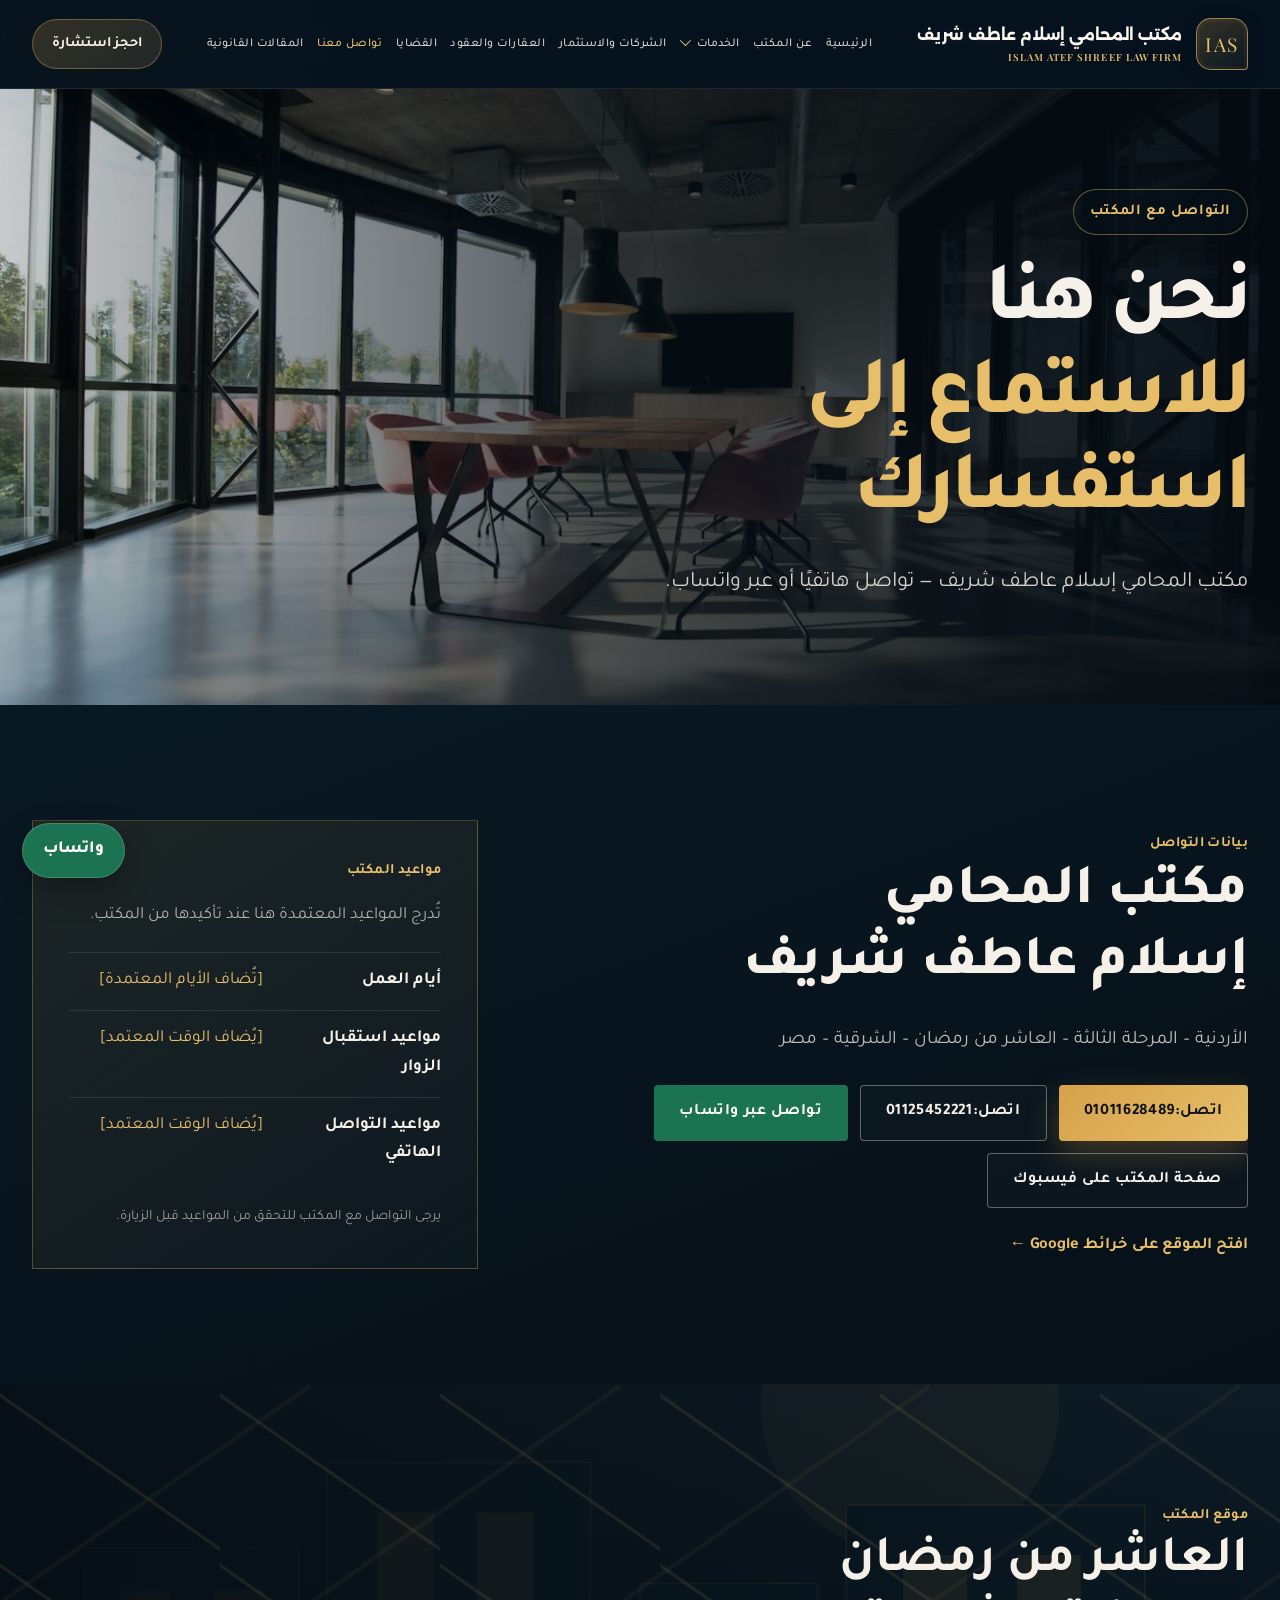
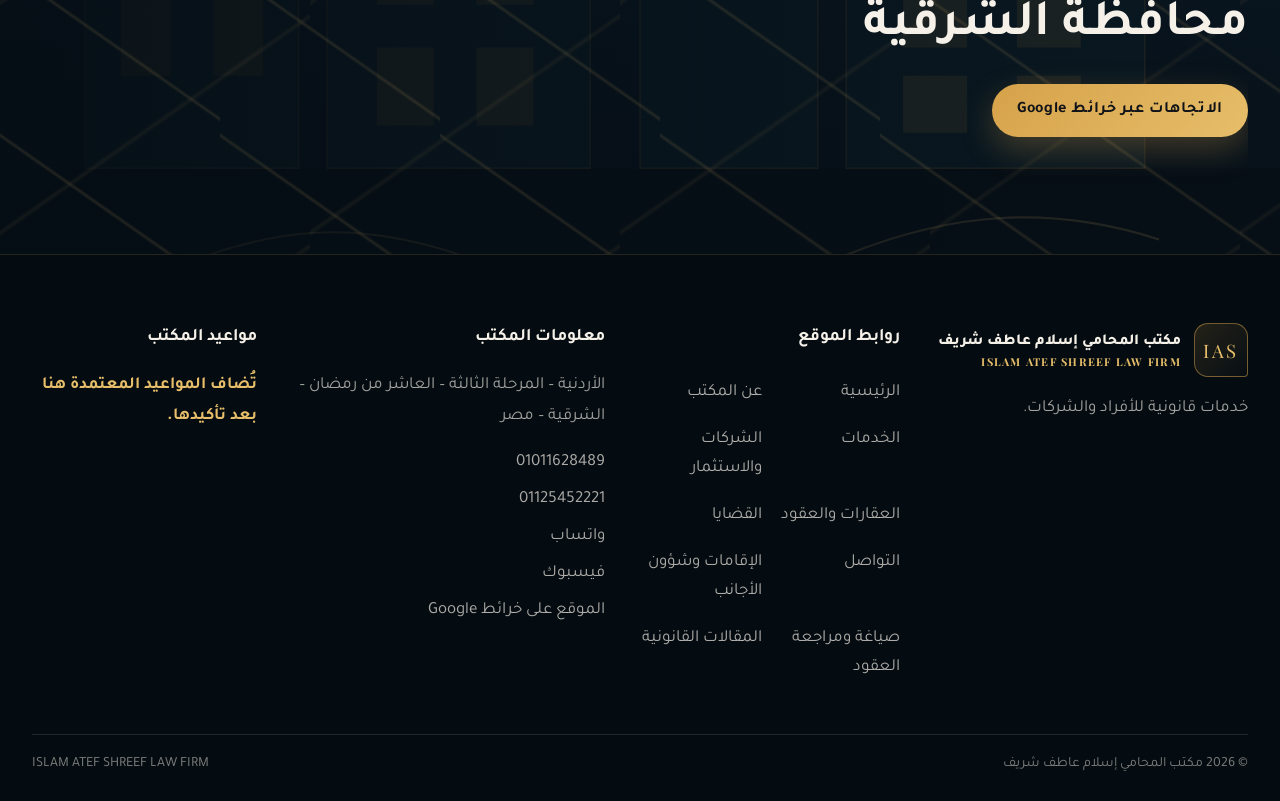
<file: contact.html>
<!doctype html>
<html lang="ar" dir="rtl">
<head>
  <meta charset="utf-8"><meta name="viewport" content="width=device-width,initial-scale=1">
  <meta name="description" content="تواصل مع مكتب المحامي إسلام عاطف شريف في الأردنية، المرحلة الثالثة، العاشر من رمضان، الشرقية، مصر."><meta name="theme-color" content="#06131f">
  <meta property="og:type" content="website"><meta property="og:title" content="التواصل ومواعيد العمل | ISLAM ATEF SHREEF LAW FIRM"><meta property="og:description" content="تواصل مع المكتب عبر الهاتف أو واتساب أو فيسبوك.">
  <title>التواصل ومواعيد العمل | ISLAM ATEF SHREEF LAW FIRM</title><link rel="icon" href="assets/favicon.svg" type="image/svg+xml"><link rel="preconnect" href="https://fonts.googleapis.com"><link rel="preconnect" href="https://fonts.gstatic.com" crossorigin><link href="https://fonts.googleapis.com/css2?family=Alexandria:wght@500;600;700;800&family=Playfair+Display:wght@500;600;700&family=Tajawal:wght@400;500;700;800&display=swap" rel="stylesheet"><link rel="stylesheet" href="style.css">
</head>
<body><div class="page-shell">
<header class="topbar"><div class="container nav-wrap"><a class="brand-block" href="index.html" aria-label="الرئيسية - مكتب المحامي إسلام عاطف شريف"><span class="brand-mark">IAS</span><span class="brand-copy"><span class="brand-ar">مكتب المحامي إسلام عاطف شريف</span><span class="brand-name">ISLAM ATEF SHREEF LAW FIRM</span></span></a><button class="menu-toggle" type="button" aria-expanded="false" aria-controls="main-navigation" aria-label="فتح القائمة"><span></span><span></span></button><nav class="main-nav" id="main-navigation" aria-label="التنقل الرئيسي"><a href="index.html">الرئيسية</a><a href="about.html">عن المكتب</a><a href="services.html">الخدمات</a><a href="corporate-investment.html">الشركات والاستثمار</a><a href="real-estate-contracts.html">العقارات والعقود</a><a href="litigation.html">القضايا</a><a aria-current="page" href="contact.html">التواصل</a></nav><a class="nav-cta" href="tel:+201011628489">اتصل بالمكتب</a></div></header>
<main>
<section class="page-hero hero-scene scene-office"><div class="hero-image" role="img" aria-label="تكوين هادئ لمكتب قانوني"></div><div class="hero-shade"></div><div class="container page-hero-content reveal"><span class="eyebrow">التواصل مع المكتب</span><h1>نحن هنا<br><span>للاستماع إلى استفسارك</span></h1><p>مكتب المحامي إسلام عاطف شريف — تواصل هاتفيًا أو عبر واتساب.</p></div></section>
<section class="section-shell contact-section"><div class="container contact-layout"><div class="contact-copy reveal"><span class="section-kicker">بيانات التواصل</span><h2>مكتب المحامي<br>إسلام عاطف شريف</h2><address>الأردنية – المرحلة الثالثة – العاشر من رمضان – الشرقية – مصر</address><div class="contact-actions"><a class="button primary" href="tel:+201011628489">اتصل: <bdi dir="ltr">01011628489</bdi></a><a class="button secondary" href="tel:+201125452221">اتصل: <bdi dir="ltr">01125452221</bdi></a><a class="button whatsapp-button" href="https://wa.me/201011628489" target="_blank" rel="noopener noreferrer">تواصل عبر واتساب</a><a class="button secondary" href="https://www.facebook.com/IASlawyer" target="_blank" rel="noopener noreferrer">صفحة المكتب على فيسبوك</a><a class="text-link" href="https://www.google.com/maps/search/?api=1&amp;query=%D8%A7%D9%84%D8%A3%D8%B1%D8%AF%D9%86%D9%8A%D8%A9%20%D8%A7%D9%84%D9%85%D8%B1%D8%AD%D9%84%D8%A9%20%D8%A7%D9%84%D8%AB%D8%A7%D9%84%D8%AB%D8%A9%20%D8%A7%D9%84%D8%B9%D8%A7%D8%B4%D8%B1%20%D9%85%D9%86%20%D8%B1%D9%85%D8%B6%D8%A7%D9%86" target="_blank" rel="noopener noreferrer">افتح الموقع على خرائط Google ←</a></div></div>
<aside class="hours-card reveal" id="office-hours"><span class="section-kicker">مواعيد المكتب</span><p class="hours-intro">تُدرج المواعيد المعتمدة هنا عند تأكيدها من المكتب.</p><!-- EDIT OFFICE HOURS BELOW: replace the bracketed text with confirmed days and times. --><dl class="office-hours-editor"><div><dt>أيام العمل</dt><dd>[تُضاف الأيام المعتمدة]</dd></div><div><dt>مواعيد استقبال الزوار</dt><dd>[يُضاف الوقت المعتمد]</dd></div><div><dt>مواعيد التواصل الهاتفي</dt><dd>[يُضاف الوقت المعتمد]</dd></div></dl><small>يرجى التواصل مع المكتب للتحقق من المواعيد قبل الزيارة.</small></aside></div></section>
<section class="map-panel scene-international"><div class="map-grid" role="img" aria-label="خريطة فنية توضيحية للموقع في العاشر من رمضان"></div><div class="container map-caption reveal"><span class="section-kicker">موقع المكتب</span><h2>العاشر من رمضان<br>محافظة الشرقية</h2><a class="button primary" href="https://www.google.com/maps/search/?api=1&amp;query=%D8%A7%D9%84%D8%A3%D8%B1%D8%AF%D9%86%D9%8A%D8%A9%20%D8%A7%D9%84%D9%85%D8%B1%D8%AD%D9%84%D8%A9%20%D8%A7%D9%84%D8%AB%D8%A7%D9%84%D8%AB%D8%A9%20%D8%A7%D9%84%D8%B9%D8%A7%D8%B4%D8%B1%20%D9%85%D9%86%20%D8%B1%D9%85%D8%B6%D8%A7%D9%86" target="_blank" rel="noopener noreferrer">الاتجاهات عبر خرائط Google</a></div></section>
</main>
<footer class="footer-shell"><div class="container footer-grid"><div class="footer-brand"><a class="brand-block" href="index.html"><span class="brand-mark">IAS</span><span class="brand-copy"><span class="brand-ar">مكتب المحامي إسلام عاطف شريف</span><span class="brand-name">ISLAM ATEF SHREEF LAW FIRM</span></span></a><p>خدمات قانونية للأفراد والشركات.</p></div><div class="footer-col"><h2>روابط الموقع</h2><nav class="footer-links" aria-label="روابط الموقع"><a href="index.html">الرئيسية</a><a href="about.html">عن المكتب</a><a href="services.html">الخدمات</a><a href="corporate-investment.html">الشركات والاستثمار</a><a href="real-estate-contracts.html">العقارات والعقود</a><a href="litigation.html">القضايا</a><a href="contact.html">التواصل</a></nav></div><div class="footer-col"><h2>معلومات المكتب</h2><p>الأردنية – المرحلة الثالثة – العاشر من رمضان – الشرقية – مصر</p><a href="tel:+201011628489" dir="ltr">01011628489</a><a href="tel:+201125452221" dir="ltr">01125452221</a><a href="https://wa.me/201011628489">واتساب</a><a href="https://www.facebook.com/IASlawyer">فيسبوك</a><a href="https://www.google.com/maps/search/?api=1&amp;query=%D8%A7%D9%84%D8%A3%D8%B1%D8%AF%D9%86%D9%8A%D8%A9%20%D8%A7%D9%84%D9%85%D8%B1%D8%AD%D9%84%D8%A9%20%D8%A7%D9%84%D8%AB%D8%A7%D9%84%D8%AB%D8%A9%20%D8%A7%D9%84%D8%B9%D8%A7%D8%B4%D8%B1%20%D9%85%D9%86%20%D8%B1%D9%85%D8%B6%D8%A7%D9%86">الموقع على خرائط Google</a></div><div class="footer-col"><h2>مواعيد المكتب</h2><p class="working-hours">تُضاف المواعيد المعتمدة هنا بعد تأكيدها.</p></div></div><div class="container footer-bottom"><span>© <span data-year></span> مكتب المحامي إسلام عاطف شريف</span><span>ISLAM ATEF SHREEF LAW FIRM</span></div></footer></div><a class="floating-whatsapp" href="https://wa.me/201011628489" target="_blank" rel="noopener noreferrer" aria-label="تواصل عبر واتساب">واتساب</a><script src="script.js" defer></script></body></html>
</file>
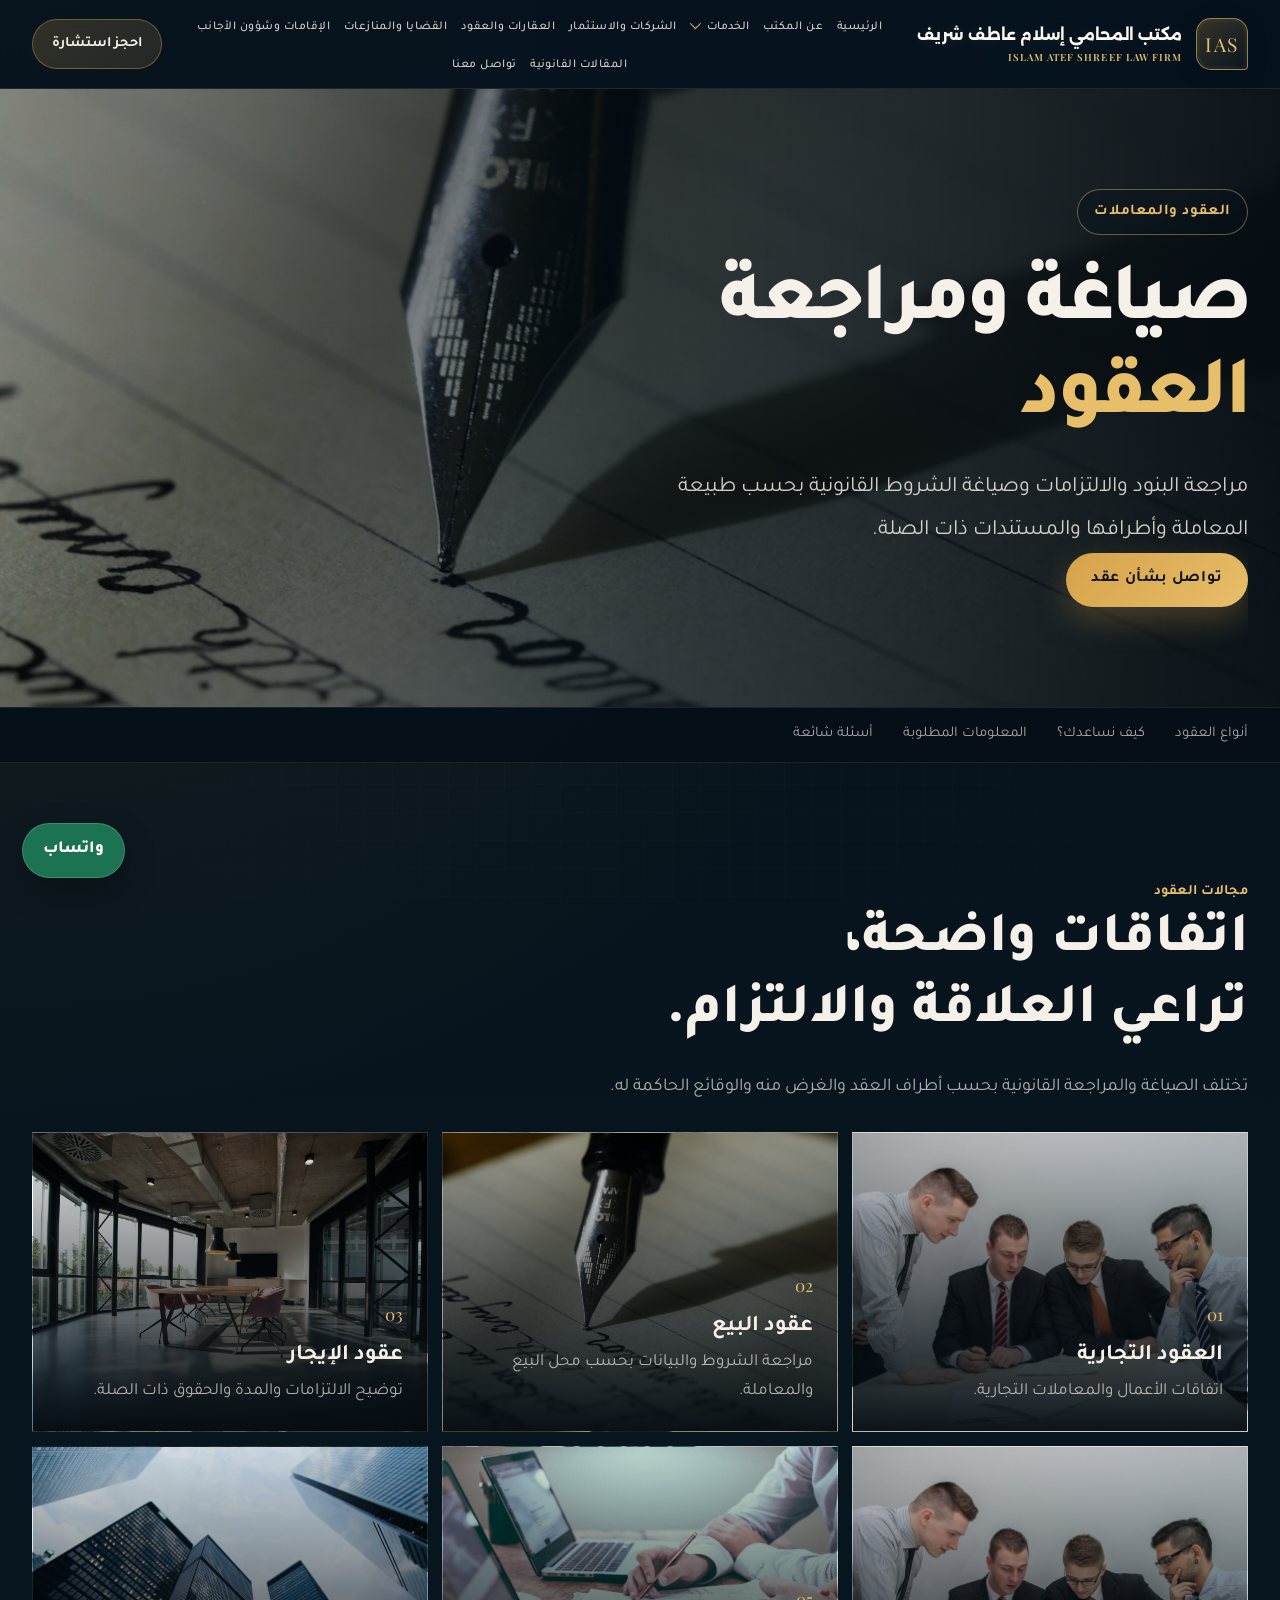
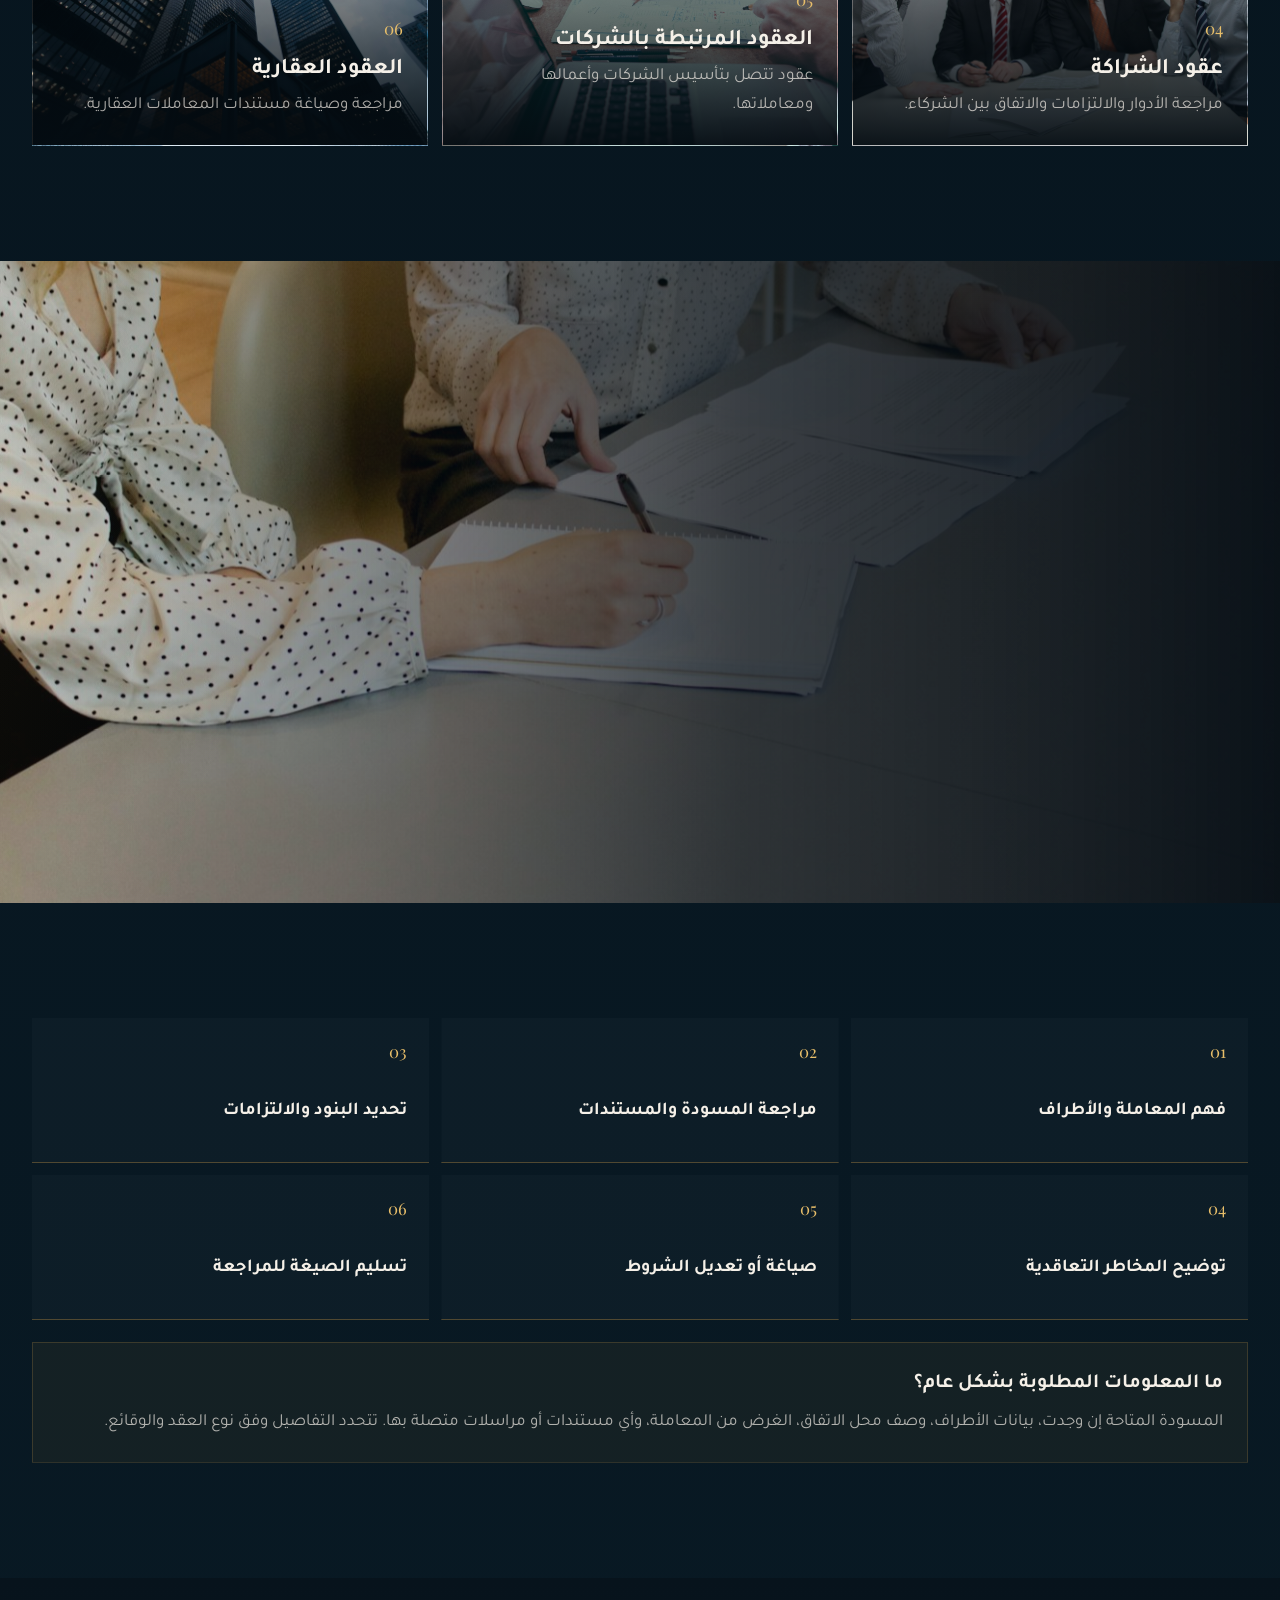
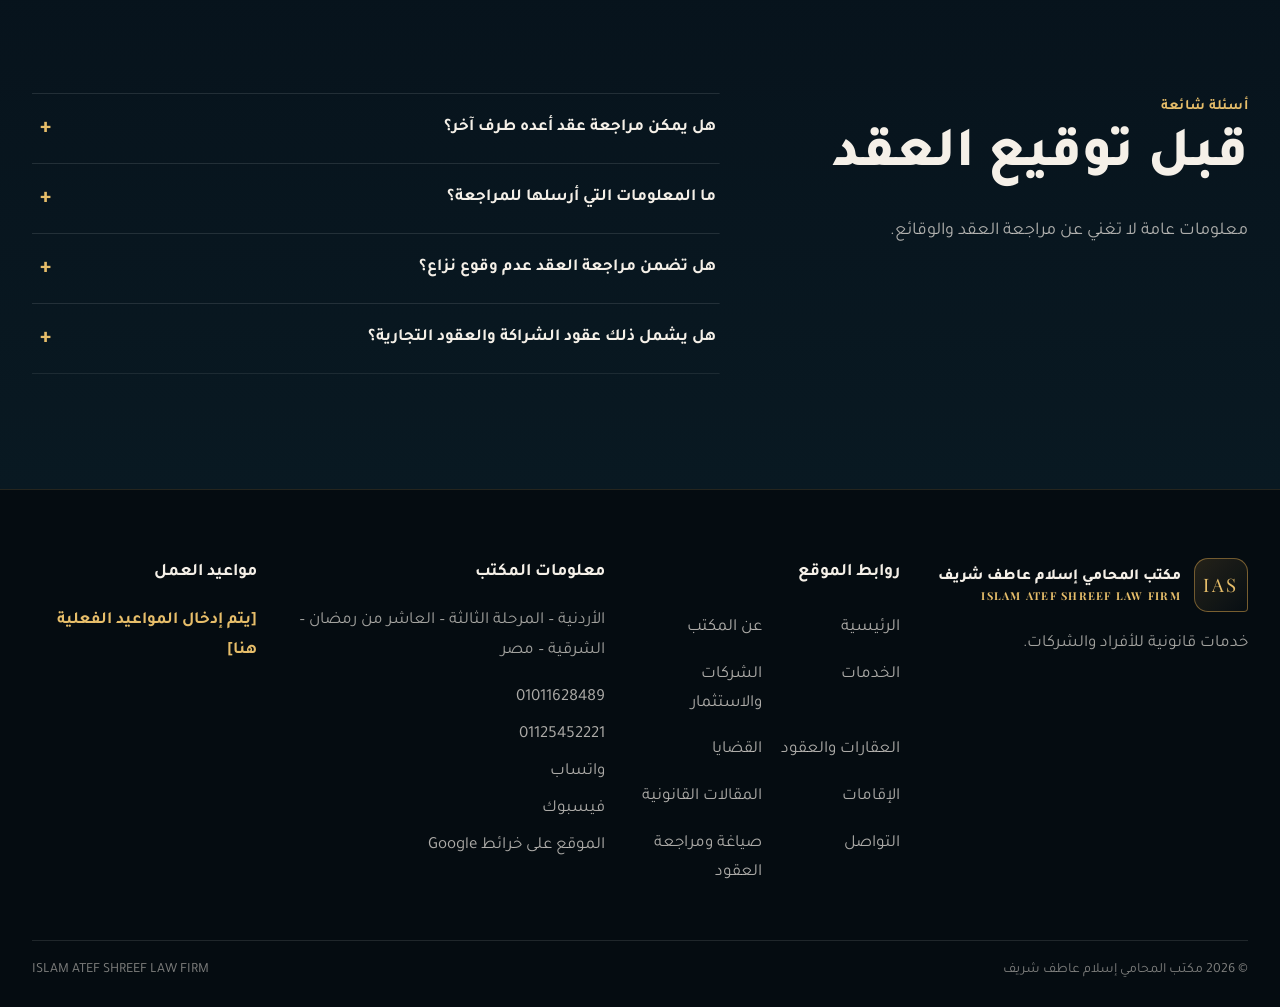
<file: contracts.html>
<!doctype html>
<html lang="ar" dir="rtl">
<head>
<meta charset="utf-8"><meta name="viewport" content="width=device-width,initial-scale=1"><meta name="description" content="خدمات صياغة ومراجعة العقود التجارية والمدنية وعقود البيع والإيجار والشراكة والشركات."><meta name="theme-color" content="#06131f"><meta property="og:type" content="website"><meta property="og:title" content="صياغة ومراجعة العقود | ISLAM ATEF SHREEF LAW FIRM"><meta property="og:description" content="مراجعة البنود وتوضيح الالتزامات والمخاطر التعاقدية بحسب المعاملة."><title>صياغة ومراجعة العقود | ISLAM ATEF SHREEF LAW FIRM</title><link rel="icon" href="assets/favicon.svg" type="image/svg+xml"><link rel="preconnect" href="https://fonts.googleapis.com"><link rel="preconnect" href="https://fonts.gstatic.com" crossorigin><link href="https://fonts.googleapis.com/css2?family=Alexandria:wght@500;600;700;800&family=Playfair+Display:wght@500;600;700&family=Tajawal:wght@400;500;700;800&display=swap" rel="stylesheet"><link rel="stylesheet" href="style.css">
</head><body><div class="page-shell">
<header class="topbar"><div class="container nav-wrap"><a class="brand-block" href="index.html" aria-label="الرئيسية - مكتب المحامي إسلام عاطف شريف"><span class="brand-mark">IAS</span><span class="brand-copy"><span class="brand-ar">مكتب المحامي إسلام عاطف شريف</span><span class="brand-name">ISLAM ATEF SHREEF LAW FIRM</span></span></a><button class="menu-toggle" type="button" aria-expanded="false" aria-controls="main-navigation" aria-label="فتح القائمة"><span></span><span></span></button><nav class="main-nav" id="main-navigation" aria-label="التنقل الرئيسي"><a href="index.html">الرئيسية</a><a href="about.html">عن المكتب</a><a href="services.html">الخدمات</a><a href="corporate-investment.html">الشركات والاستثمار</a><a href="real-estate-contracts.html">العقارات والعقود</a><a href="litigation.html">القضايا والمنازعات</a><a href="foreigners.html">الإقامات وشؤون الأجانب</a><a href="articles.html">المقالات القانونية</a><a href="contact.html">تواصل معنا</a></nav><a class="nav-cta" href="contact.html">احجز استشارة</a></div></header>
<main>
<section class="page-hero hero-scene scene-documents"><div class="hero-image" role="img" aria-label="مشهد فني لصياغة ومراجعة عقد"></div><div class="hero-shade"></div><div class="container page-hero-content reveal"><span class="eyebrow">العقود والمعاملات</span><h1>صياغة ومراجعة<br><span>العقود</span></h1><p>مراجعة البنود والالتزامات وصياغة الشروط القانونية بحسب طبيعة المعاملة وأطرافها والمستندات ذات الصلة.</p><a class="button primary" href="contact.html">تواصل بشأن عقد</a></div></section>
<nav class="page-subnav" aria-label="أقسام صفحة العقود"><div class="container"><a href="#contract-types">أنواع العقود</a><a href="#contract-review">كيف نساعدك؟</a><a href="#contract-info">المعلومات المطلوبة</a><a href="#contract-faq">أسئلة شائعة</a></div></nav>
<section class="section-shell"><div class="container section-heading reveal"><span class="section-kicker">مجالات العقود</span><h2>اتفاقات واضحة،<br>تراعي العلاقة والالتزام.</h2><p class="section-lede">تختلف الصياغة والمراجعة القانونية بحسب أطراف العقد والغرض منه والوقائع الحاكمة له.</p></div><div class="container property-grid contract-types" id="contract-types">
<article class="property-tile scene-corporate reveal" id="commercial-contracts"><span>01</span><h2>العقود التجارية</h2><p>اتفاقات الأعمال والمعاملات التجارية.</p></article><article class="property-tile scene-documents reveal" id="sale-contracts"><span>02</span><h2>عقود البيع</h2><p>مراجعة الشروط والبيانات بحسب محل البيع والمعاملة.</p></article><article class="property-tile scene-office reveal" id="lease-contracts"><span>03</span><h2>عقود الإيجار</h2><p>توضيح الالتزامات والمدة والحقوق ذات الصلة.</p></article><article class="property-tile scene-corporate reveal" id="partnership-contracts"><span>04</span><h2>عقود الشراكة</h2><p>مراجعة الأدوار والالتزامات والاتفاق بين الشركاء.</p></article><article class="property-tile scene-formation reveal" id="company-contracts"><span>05</span><h2>العقود المرتبطة بالشركات</h2><p>عقود تتصل بتأسيس الشركات وأعمالها ومعاملاتها.</p></article><article class="property-tile scene-architecture reveal" id="real-estate-contracts"><span>06</span><h2>العقود العقارية</h2><p>مراجعة وصياغة مستندات المعاملات العقارية.</p></article>
</div></section>
<section class="feature-band document-band scene-documents" id="contract-review"><div class="feature-image" role="img" aria-label="أوراق عقد ومراجعة قانونية"></div><div class="container feature-content reveal"><span class="section-kicker">كيف نساعدك؟</span><h2>قراءة البنود<br>قبل الالتزام.</h2><p>نراجع المسودة أو بيانات الاتفاق، ونوضح الالتزامات والبنود ذات الصلة، ونساعد على صياغة الشروط القانونية وتعديلها بحسب التكليف والوقائع.</p><a class="button primary" href="contact.html">احجز استشارة</a></div></section>
<section class="section-shell"><div class="container help-steps" id="contract-info"><article class="help-step reveal"><span>01</span><h3>فهم المعاملة والأطراف</h3></article><article class="help-step reveal"><span>02</span><h3>مراجعة المسودة والمستندات</h3></article><article class="help-step reveal"><span>03</span><h3>تحديد البنود والالتزامات</h3></article><article class="help-step reveal"><span>04</span><h3>توضيح المخاطر التعاقدية</h3></article><article class="help-step reveal"><span>05</span><h3>صياغة أو تعديل الشروط</h3></article><article class="help-step reveal"><span>06</span><h3>تسليم الصيغة للمراجعة</h3></article></div><div class="container records-note reveal" id="negotiation"><h2>ما المعلومات المطلوبة بشكل عام؟</h2><p>المسودة المتاحة إن وجدت، بيانات الأطراف، وصف محل الاتفاق، الغرض من المعاملة، وأي مستندات أو مراسلات متصلة بها. تتحدد التفاصيل وفق نوع العقد والوقائع.</p></div></section>
<section class="section-shell faq-section" id="contract-faq"><div class="container faq-layout"><div class="section-heading reveal"><span class="section-kicker">أسئلة شائعة</span><h2>قبل توقيع العقد</h2><p class="section-lede">معلومات عامة لا تغني عن مراجعة العقد والوقائع.</p></div><div class="faq-list reveal"><details><summary>هل يمكن مراجعة عقد أعده طرف آخر؟</summary><p>يمكن مراجعة المسودة المتاحة ضمن نطاق التكليف لفهم بنودها والالتزامات والملاحظات القانونية بحسب الحالة.</p></details><details><summary>ما المعلومات التي أرسلها للمراجعة؟</summary><p>العقد أو المسودة، بيانات الأطراف، وصف المعاملة، وأي مستندات ومراسلات تساعد على فهم الاتفاق.</p></details><details><summary>هل تضمن مراجعة العقد عدم وقوع نزاع؟</summary><p>لا يمكن ضمان عدم نشوء نزاع؛ تهدف المراجعة إلى توضيح المسائل القانونية والبنود ذات الصلة قبل الالتزام.</p></details><details><summary>هل يشمل ذلك عقود الشراكة والعقود التجارية؟</summary><p>تُراجع العقود التجارية وعقود الشراكة والعقود المرتبطة بالأعمال بحسب طبيعة المعاملة والمستندات المتاحة.</p></details></div></div></section>
</main>
<footer class="footer-shell"><div class="container footer-grid"><div class="footer-brand"><a class="brand-block" href="index.html"><span class="brand-mark">IAS</span><span class="brand-copy"><span class="brand-ar">مكتب المحامي إسلام عاطف شريف</span><span class="brand-name">ISLAM ATEF SHREEF LAW FIRM</span></span></a><p>خدمات قانونية للأفراد والشركات.</p></div><div class="footer-col"><h2>روابط الموقع</h2><nav class="footer-links" aria-label="روابط الموقع"><a href="index.html">الرئيسية</a><a href="about.html">عن المكتب</a><a href="services.html">الخدمات</a><a href="corporate-investment.html">الشركات والاستثمار</a><a href="real-estate-contracts.html">العقارات والعقود</a><a href="litigation.html">القضايا</a><a href="foreigners.html">الإقامات</a><a href="articles.html">المقالات القانونية</a><a href="contact.html">التواصل</a></nav></div><div class="footer-col"><h2>معلومات المكتب</h2><p>الأردنية – المرحلة الثالثة – العاشر من رمضان – الشرقية – مصر</p><a href="tel:+201011628489" dir="ltr">01011628489</a><a href="tel:+201125452221" dir="ltr">01125452221</a><a href="https://wa.me/201011628489">واتساب</a><a href="https://www.facebook.com/IASlawyer">فيسبوك</a><a href="https://www.google.com/maps/search/?api=1&amp;query=%D8%A7%D9%84%D8%A3%D8%B1%D8%AF%D9%86%D9%8A%D8%A9%20%D8%A7%D9%84%D9%85%D8%B1%D8%AD%D9%84%D8%A9%20%D8%A7%D9%84%D8%AB%D8%A7%D9%84%D8%AB%D8%A9%20%D8%A7%D9%84%D8%B9%D8%A7%D8%B4%D8%B1%20%D9%85%D9%86%20%D8%B1%D9%85%D8%B6%D8%A7%D9%86">الموقع على خرائط Google</a></div><div class="footer-col"><h2>مواعيد العمل</h2><!-- OFFICE WORKING HOURS — EDIT HERE --><p class="working-hours">[يتم إدخال المواعيد الفعلية هنا]</p></div></div><div class="container footer-bottom"><span>© <span data-year></span> مكتب المحامي إسلام عاطف شريف</span><span>ISLAM ATEF SHREEF LAW FIRM</span></div></footer>
</div><a class="floating-whatsapp" href="https://wa.me/201011628489" target="_blank" rel="noopener noreferrer" aria-label="تواصل عبر واتساب">واتساب</a><script src="script.js" defer></script></body></html>
</file>
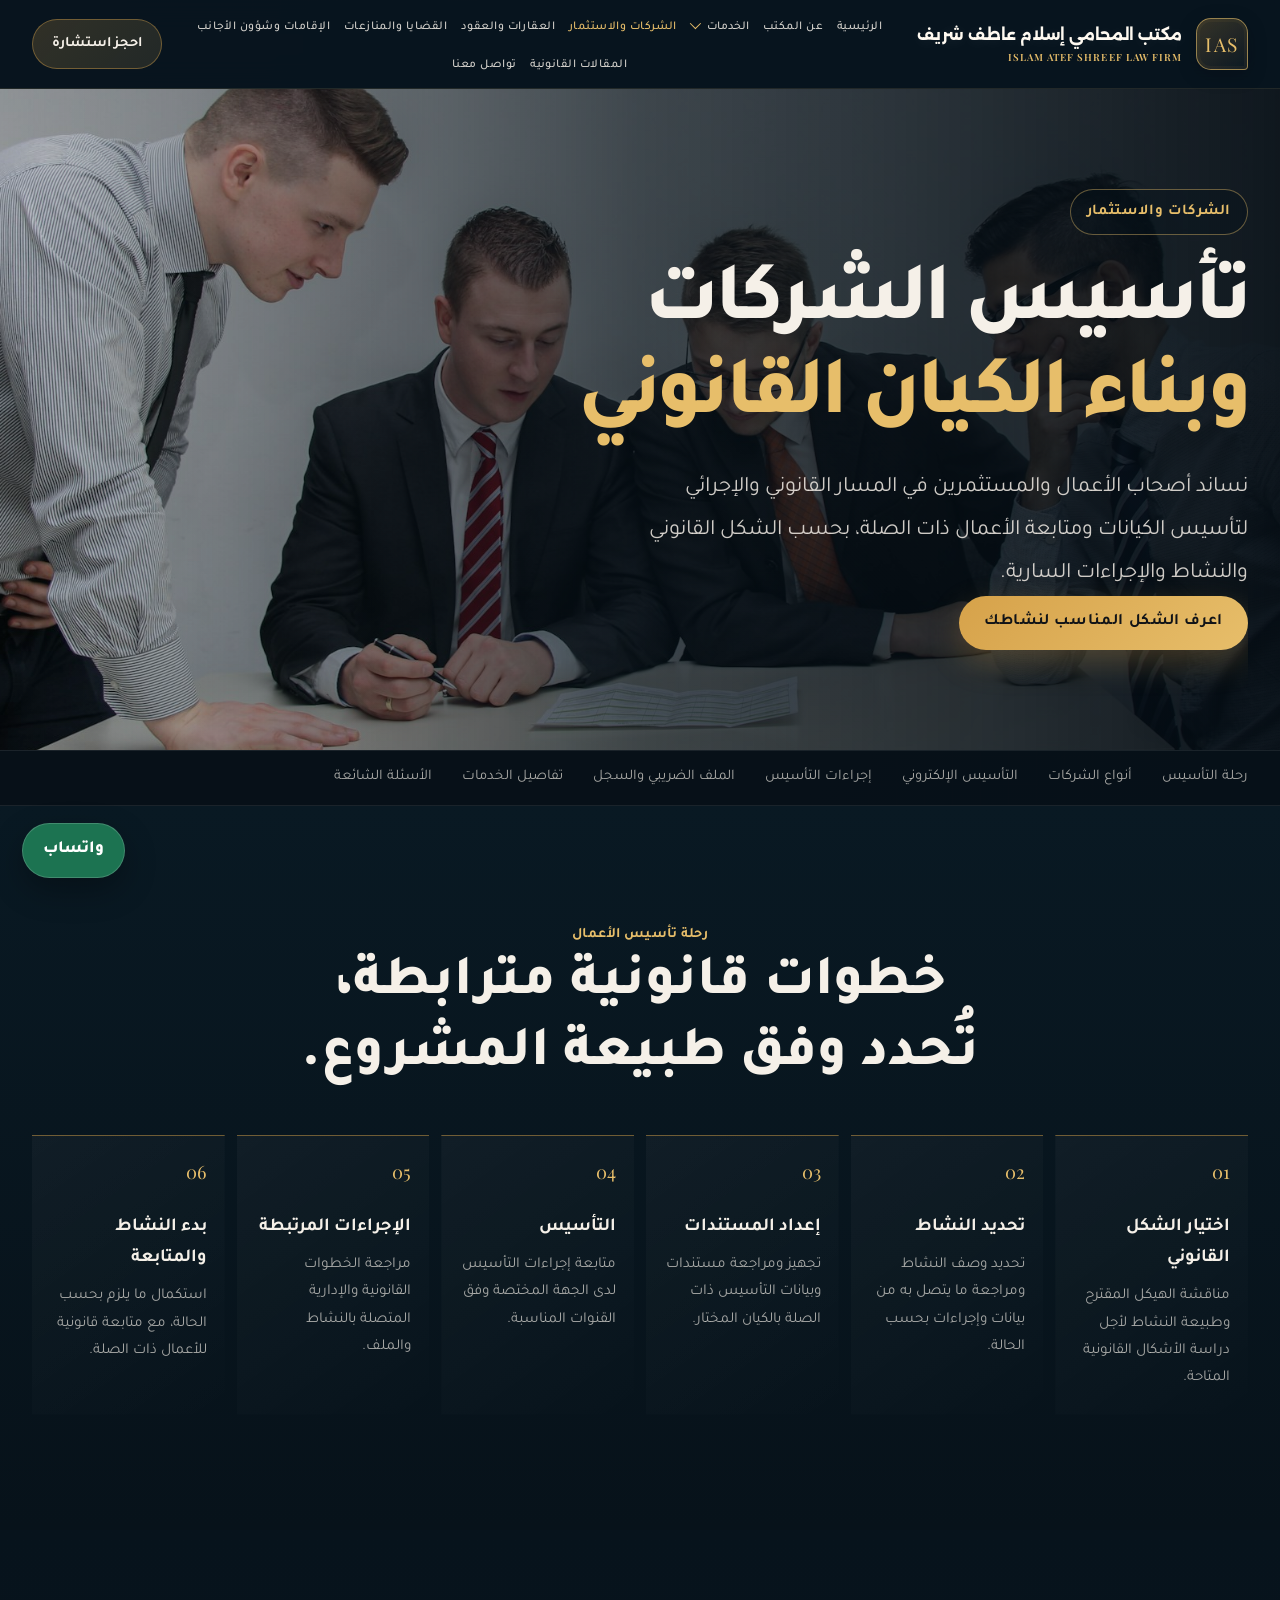
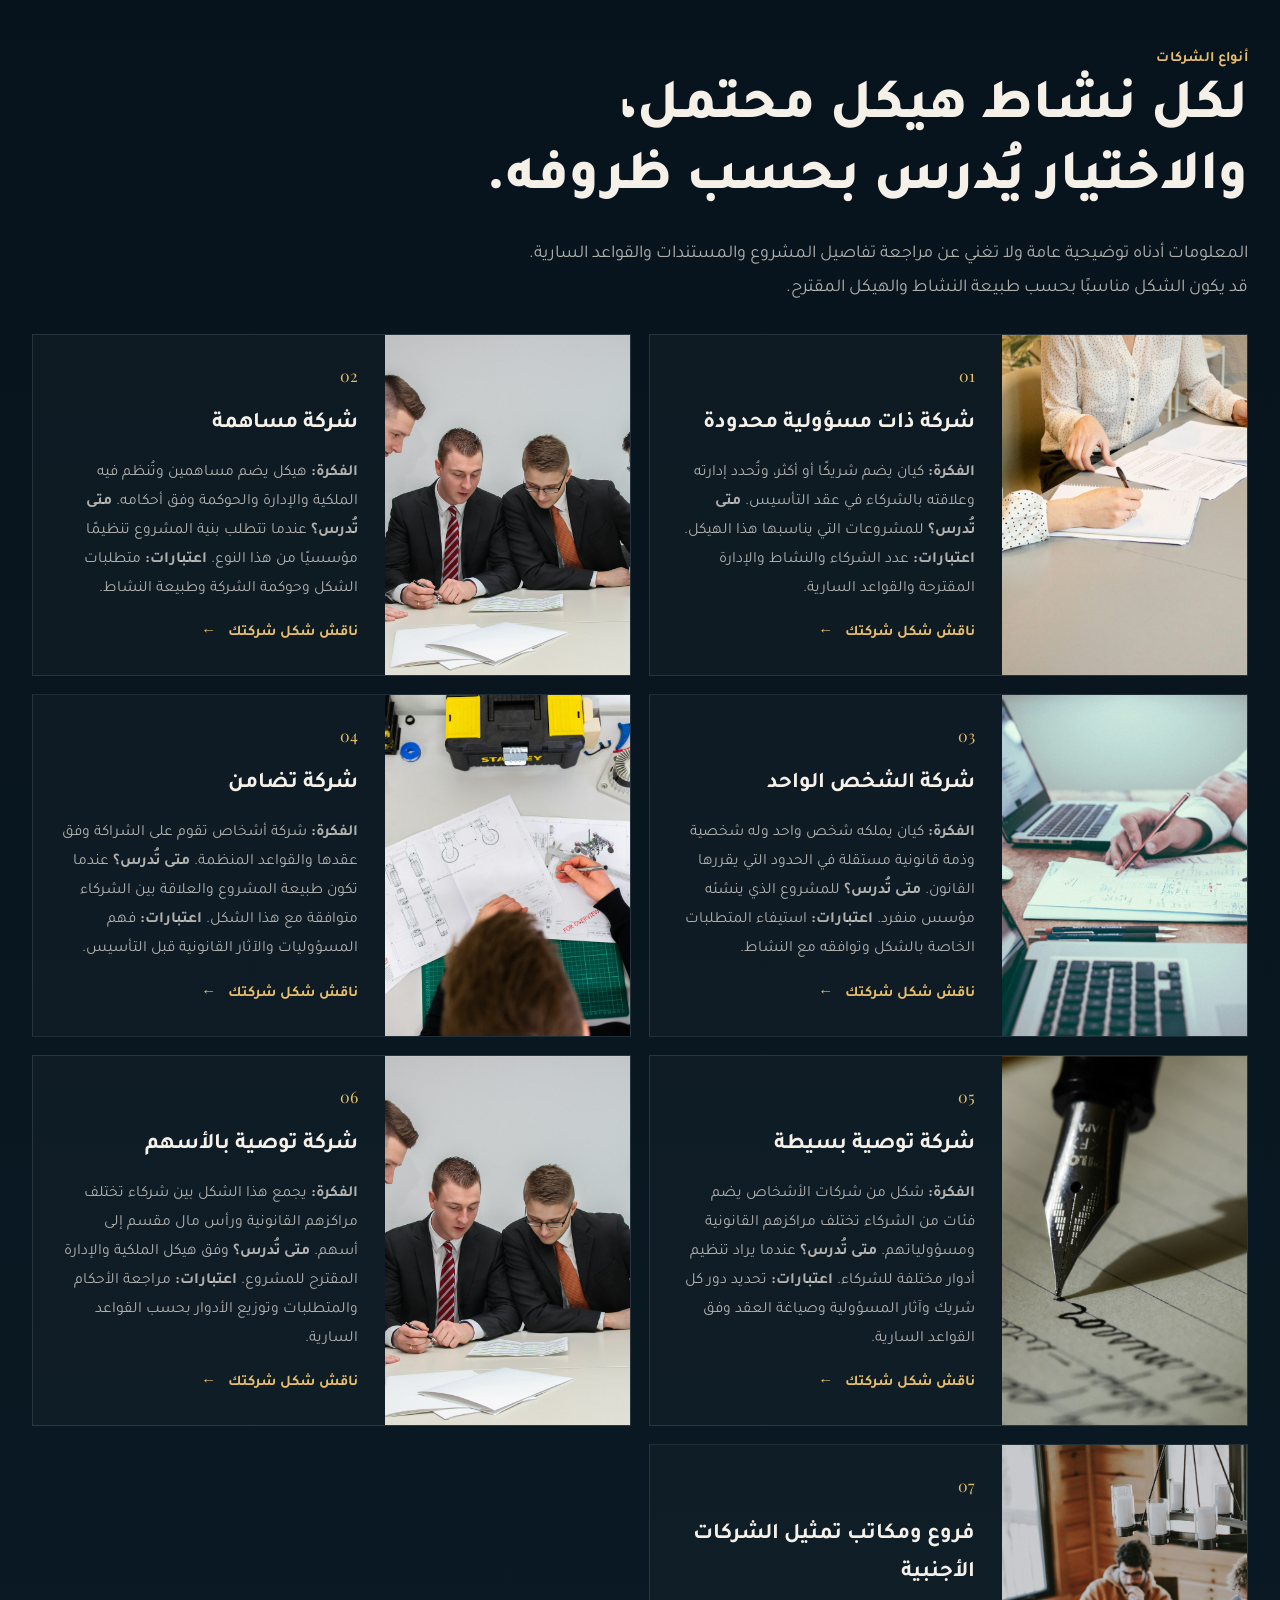
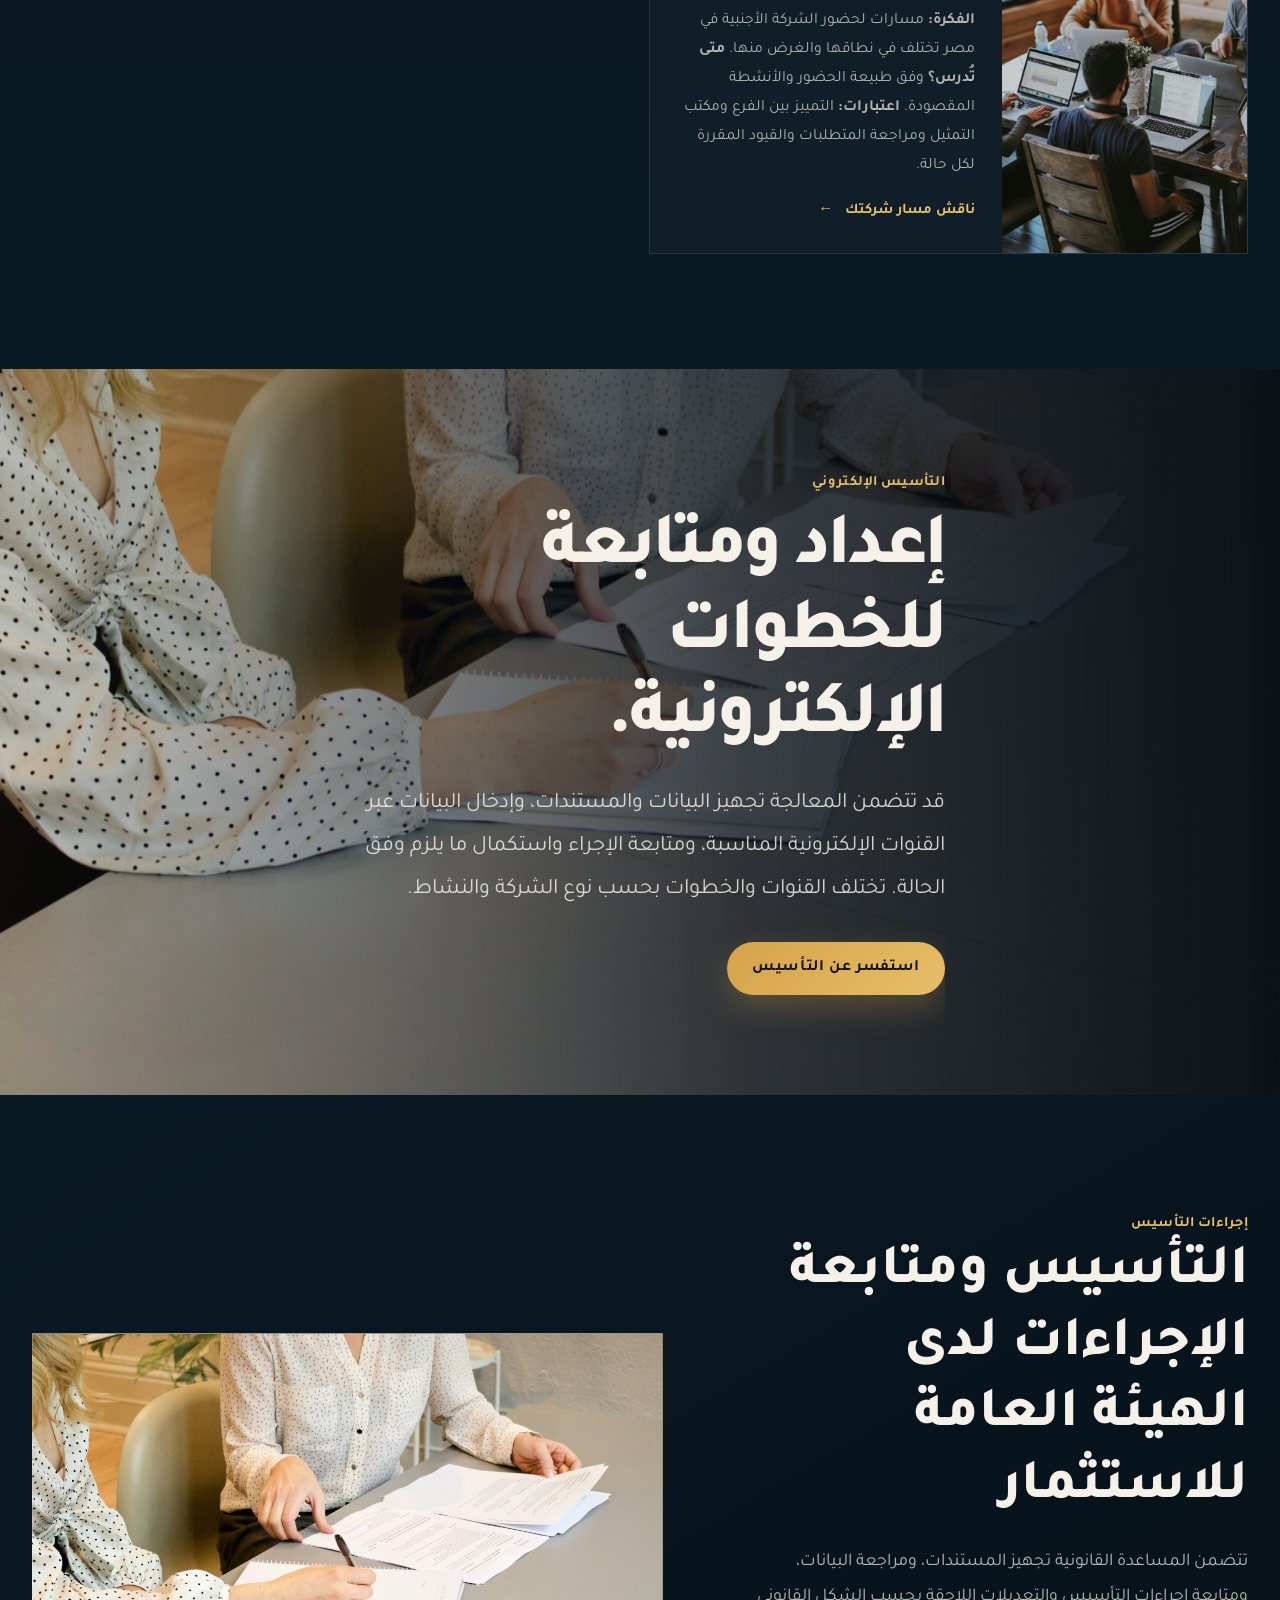
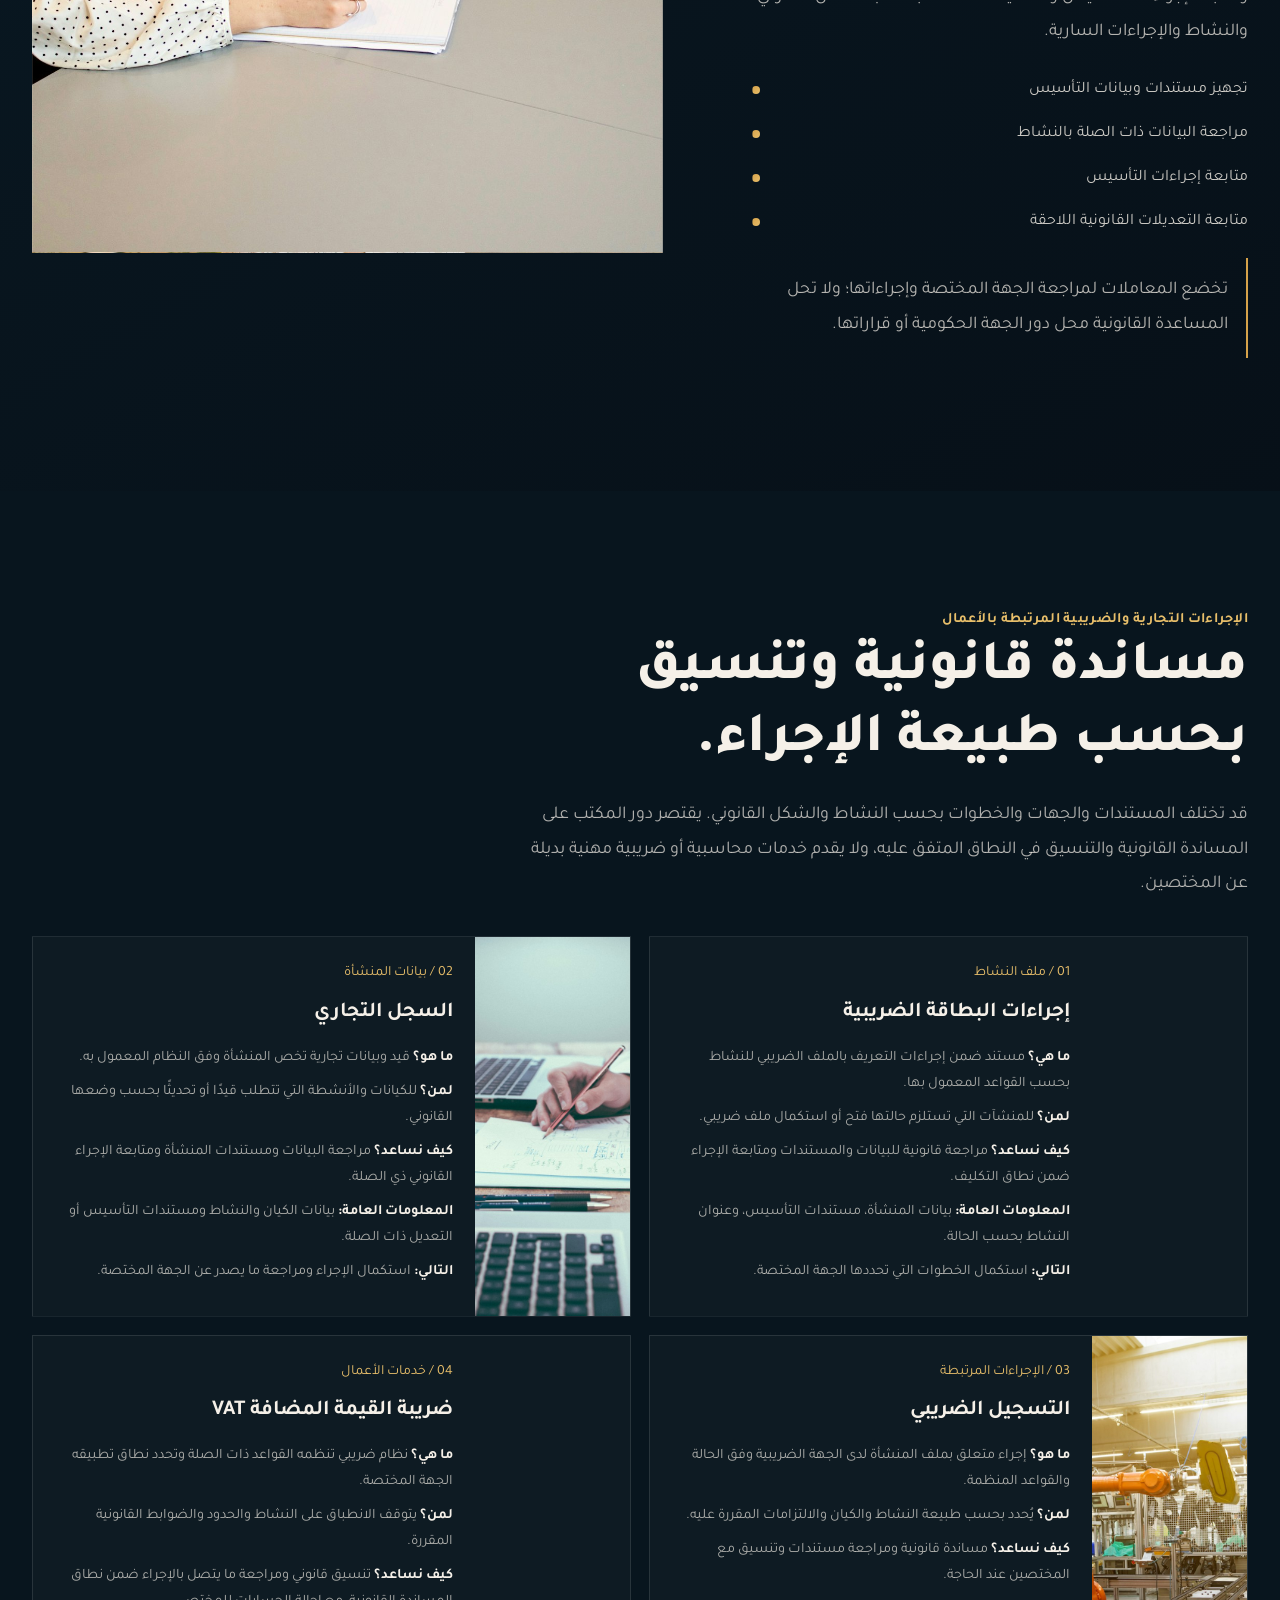
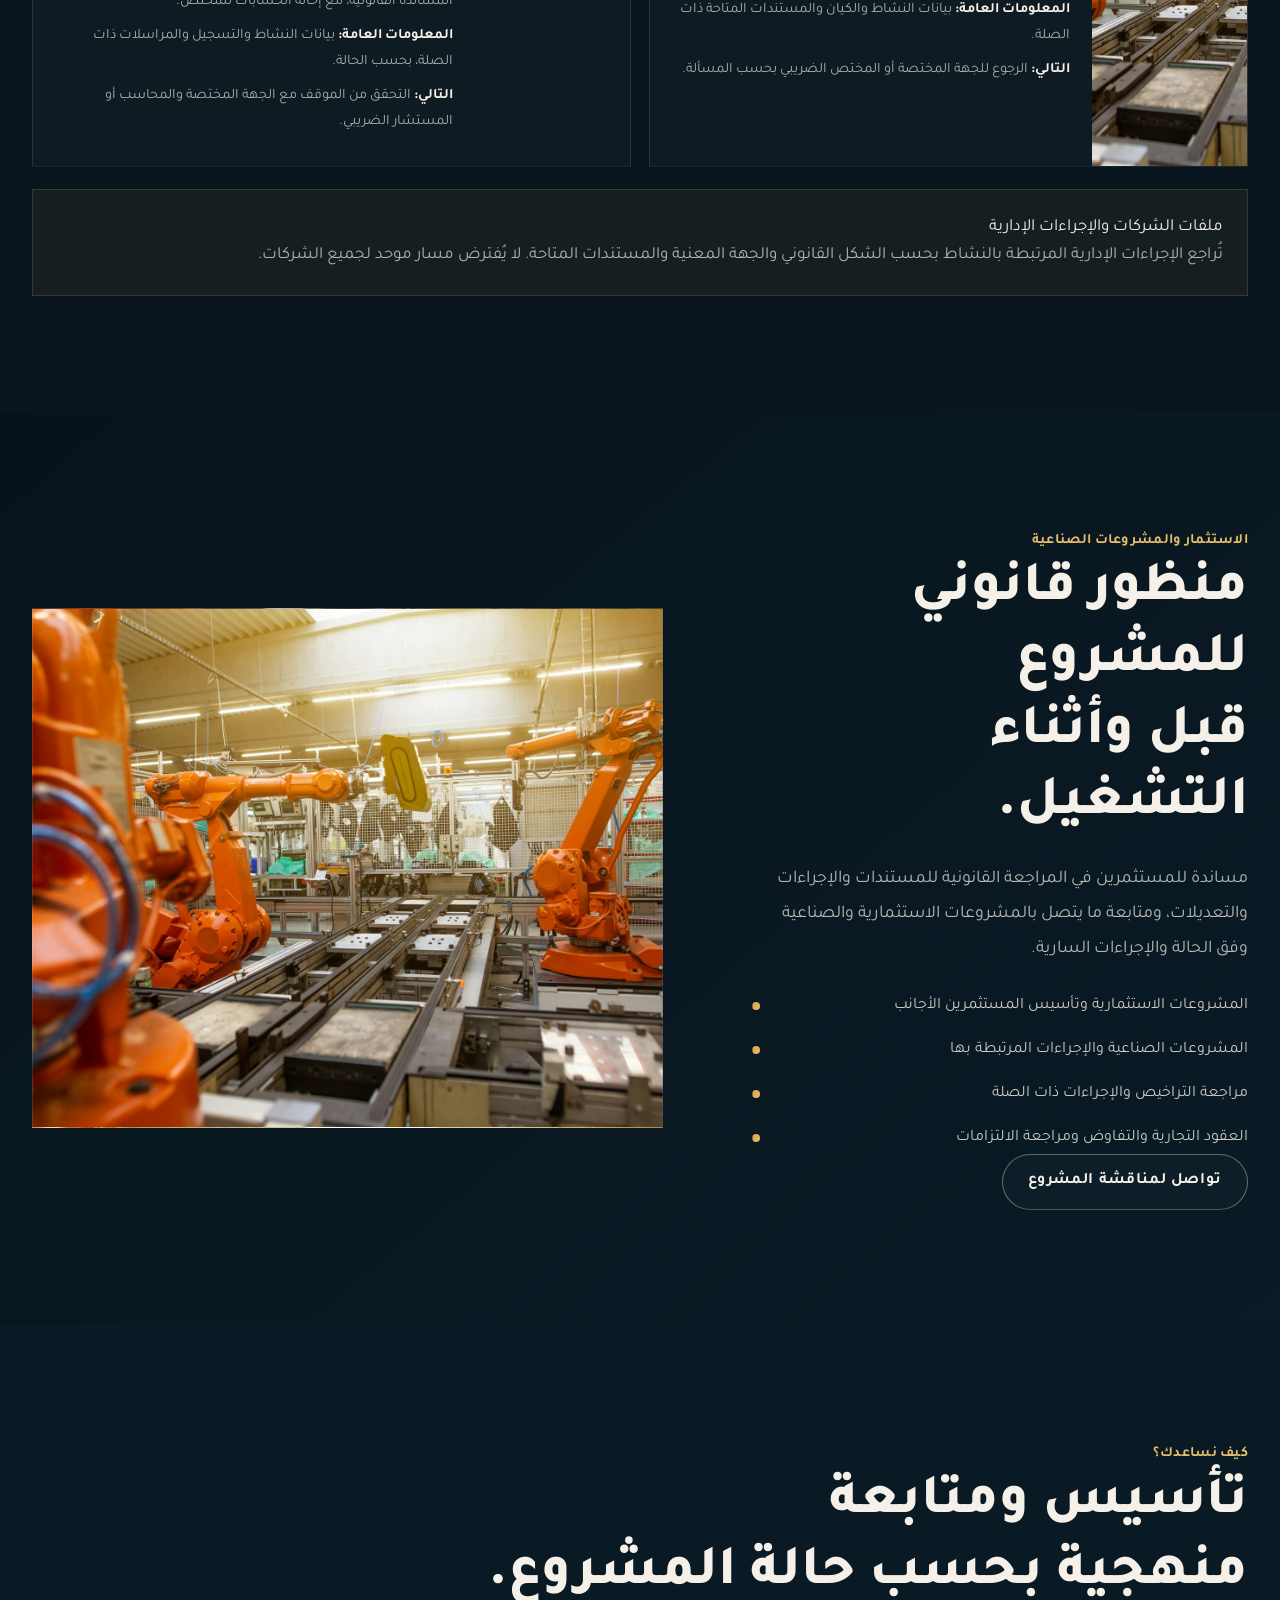
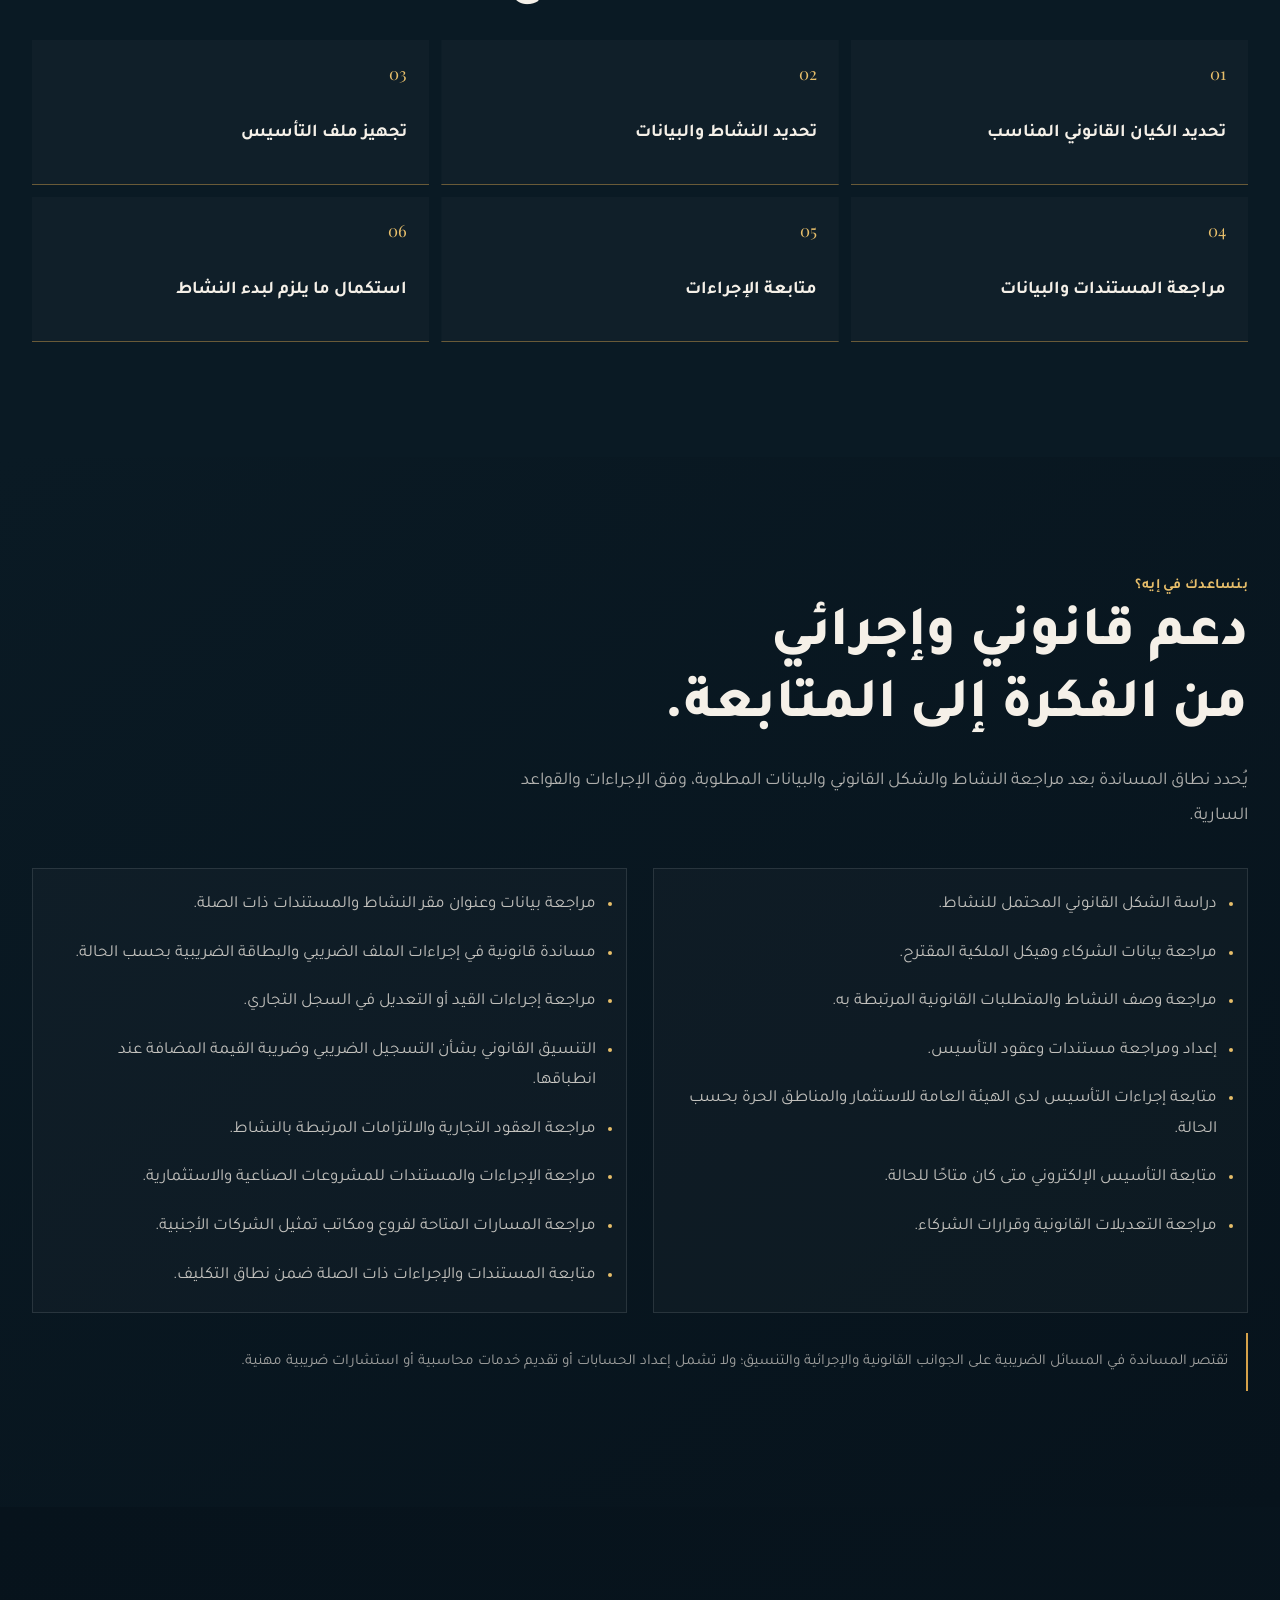
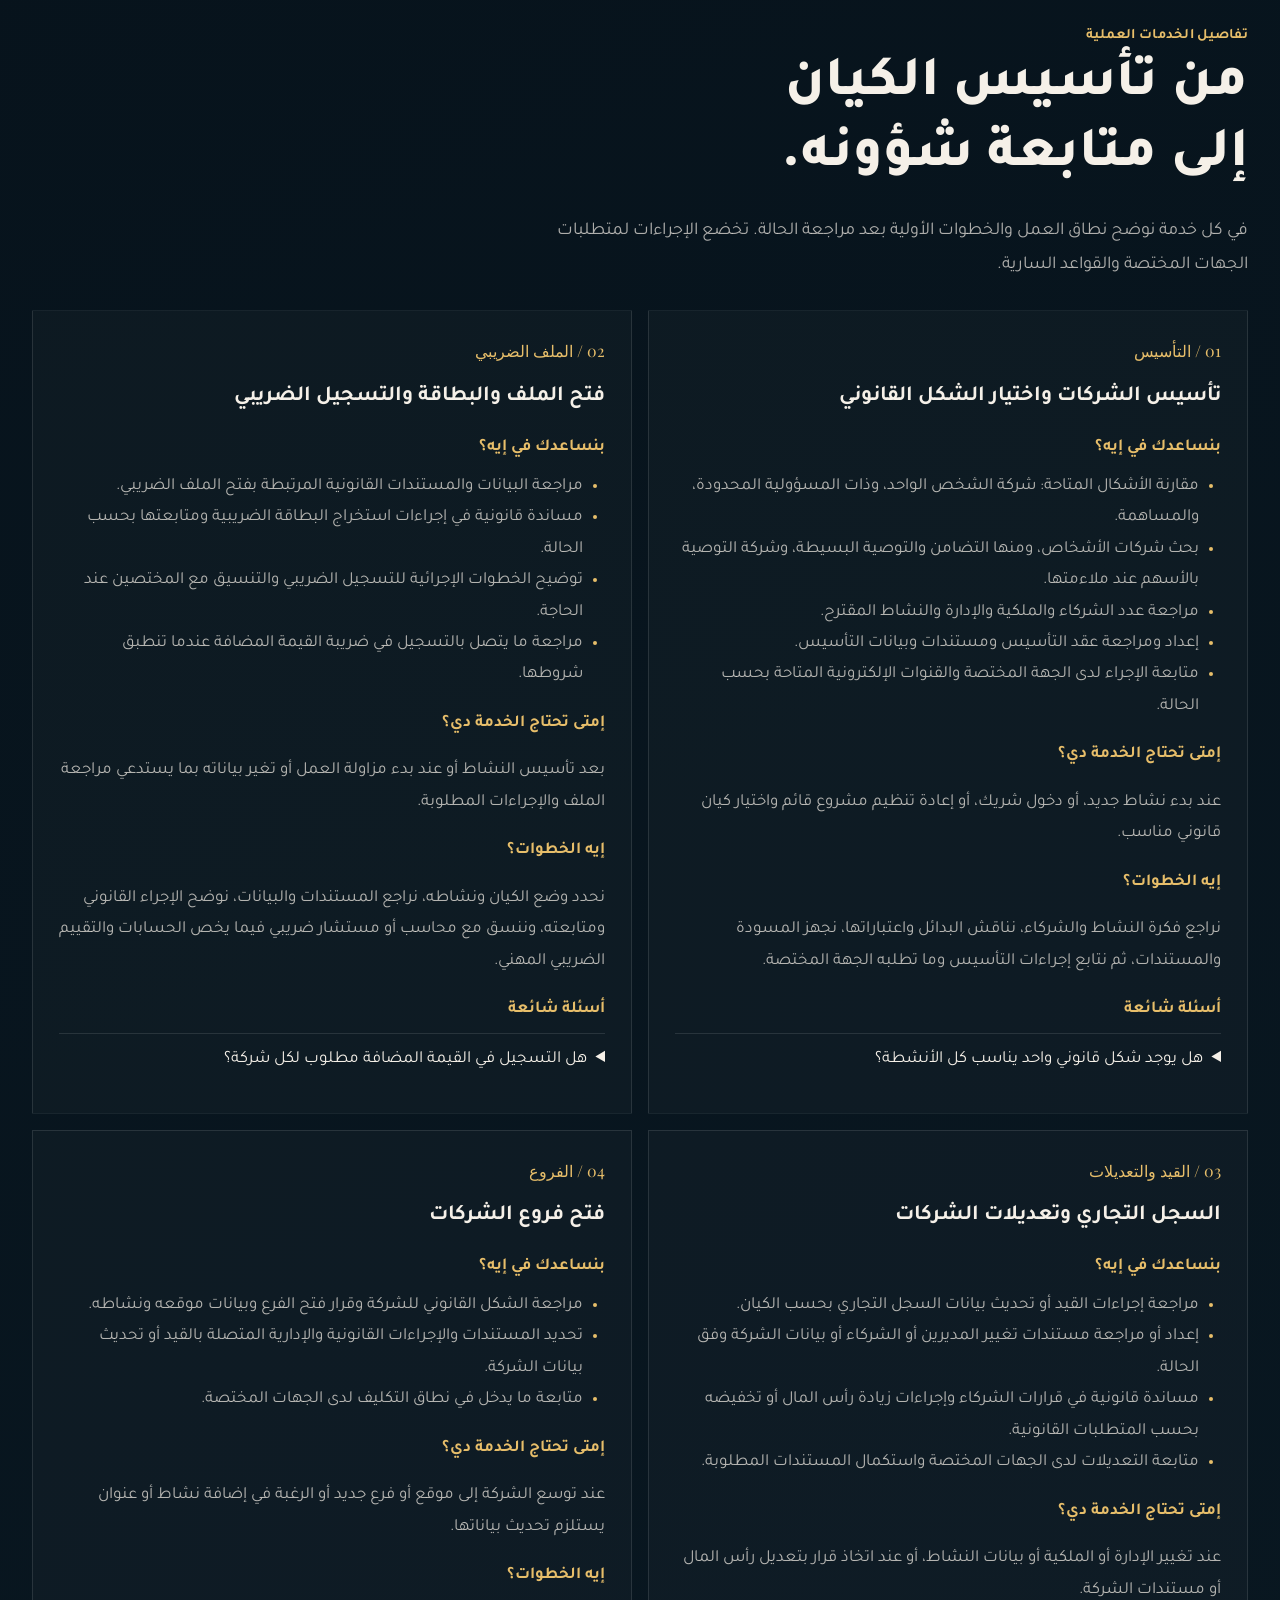
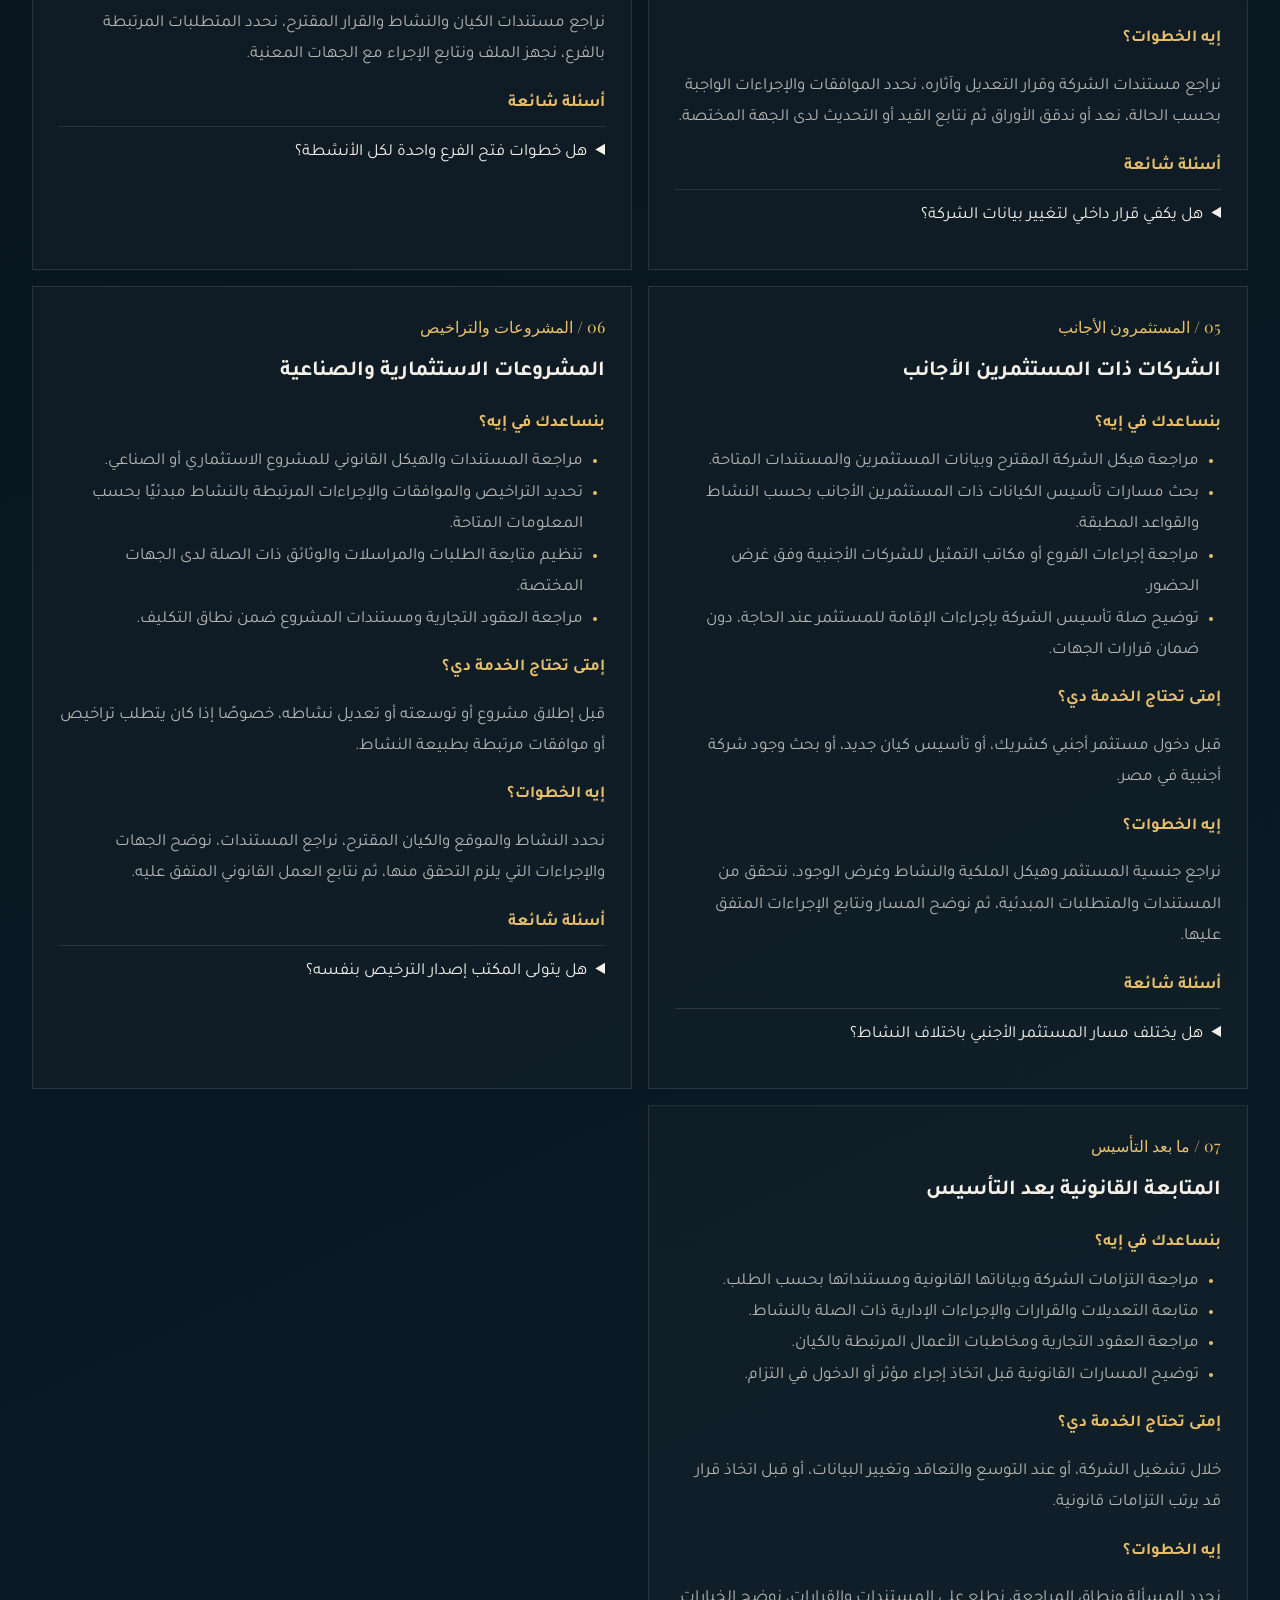
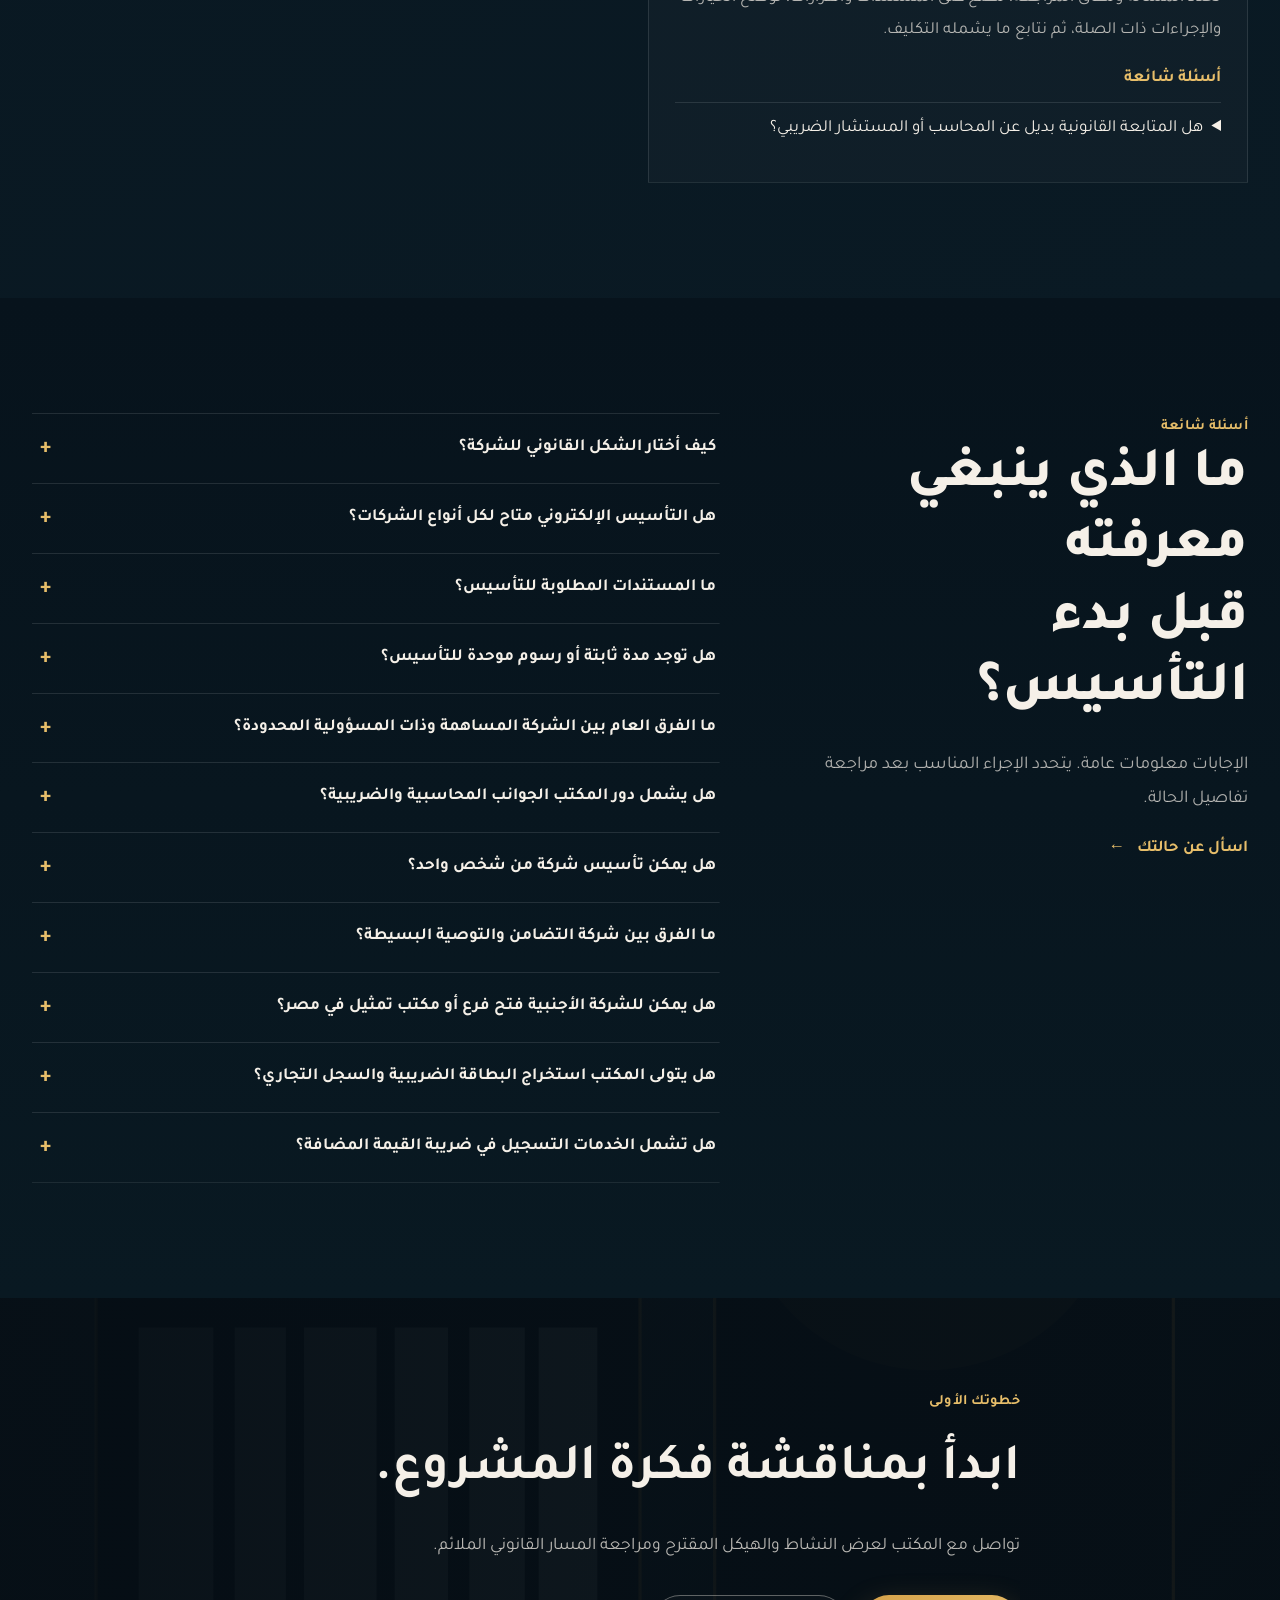
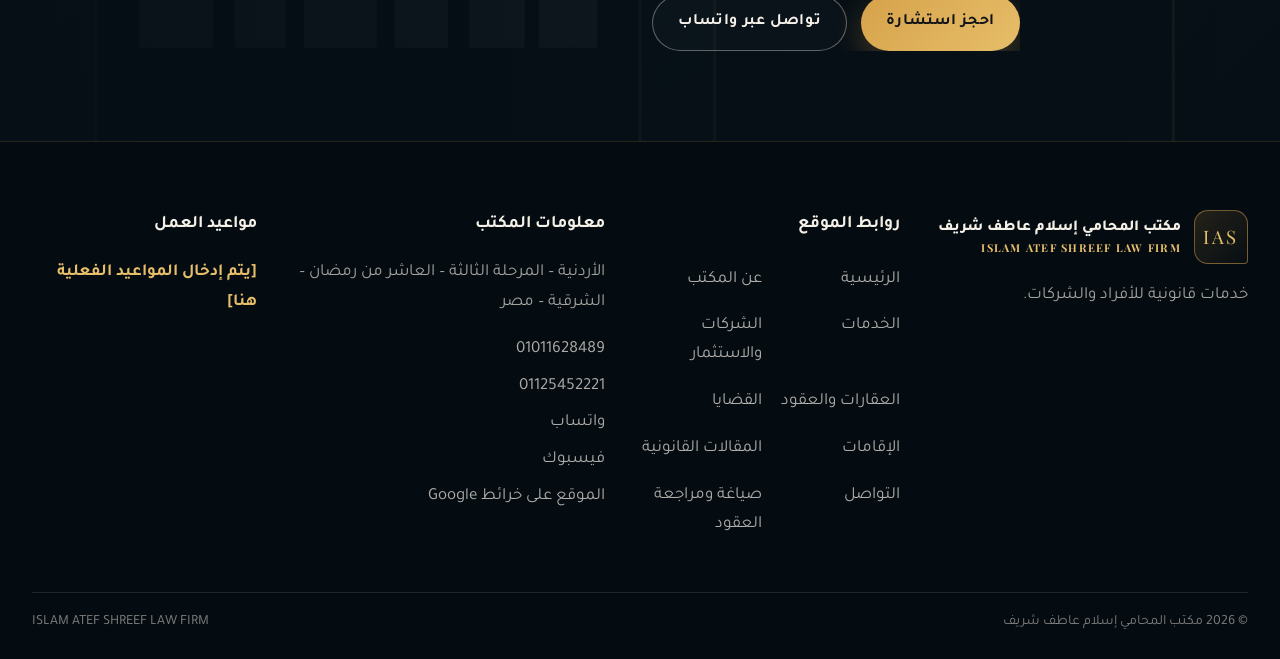
<file: corporate-investment.html>
<!doctype html>
<html lang="ar" dir="rtl">
<head>
  <meta charset="utf-8"><meta name="viewport" content="width=device-width,initial-scale=1">
  <meta name="description" content="التأسيس القانوني للشركات والأعمال والمشروعات الاستثمارية والصناعية، ومتابعة الإجراءات المرتبطة بها وفق القواعد السارية.">
  <meta name="theme-color" content="#06131f"><meta property="og:type" content="website"><meta property="og:title" content="الشركات وتأسيس الأعمال | ISLAM ATEF SHREEF LAW FIRM"><meta property="og:description" content="تأسيس الشركات وبناء الكيان القانوني — استكشف خطوات العمل والخدمات القانونية المرتبطة.">
  <title>الشركات وتأسيس الأعمال | ISLAM ATEF SHREEF LAW FIRM</title><link rel="icon" href="assets/favicon.svg" type="image/svg+xml">
  <link rel="preconnect" href="https://fonts.googleapis.com"><link rel="preconnect" href="https://fonts.gstatic.com" crossorigin><link href="https://fonts.googleapis.com/css2?family=Alexandria:wght@500;600;700;800&family=Playfair+Display:wght@500;600;700&family=Tajawal:wght@400;500;700;800&display=swap" rel="stylesheet"><link rel="stylesheet" href="style.css">
</head>
<body><div class="page-shell">
<header class="topbar"><div class="container nav-wrap"><a class="brand-block" href="index.html" aria-label="الرئيسية - مكتب المحامي إسلام عاطف شريف"><span class="brand-mark">IAS</span><span class="brand-copy"><span class="brand-ar">مكتب المحامي إسلام عاطف شريف</span><span class="brand-name">ISLAM ATEF SHREEF LAW FIRM</span></span></a><button class="menu-toggle" type="button" aria-expanded="false" aria-controls="main-navigation" aria-label="فتح القائمة"><span></span><span></span></button><nav class="main-nav" id="main-navigation" aria-label="التنقل الرئيسي"><a href="index.html">الرئيسية</a><a href="about.html">عن المكتب</a><a href="services.html">الخدمات</a><a aria-current="page" href="corporate-investment.html">الشركات والاستثمار</a><a href="real-estate-contracts.html">العقارات والعقود</a><a href="litigation.html">القضايا والمنازعات</a><a href="foreigners.html">الإقامات وشؤون الأجانب</a><a href="articles.html">المقالات القانونية</a><a href="contact.html">تواصل معنا</a></nav><a class="nav-cta" href="contact.html">احجز استشارة</a></div></header>
<main>
<section class="page-hero hero-scene scene-corporate" id="formation"><div class="hero-image" role="img" aria-label="مشهد سينمائي لقاعة اجتماعات وأعمال"></div><div class="hero-shade"></div><div class="container page-hero-content reveal"><span class="eyebrow">الشركات والاستثمار</span><h1>تأسيس الشركات<br><span>وبناء الكيان القانوني</span></h1><p>نساند أصحاب الأعمال والمستثمرين في المسار القانوني والإجرائي لتأسيس الكيانات ومتابعة الأعمال ذات الصلة، بحسب الشكل القانوني والنشاط والإجراءات السارية.</p><a class="button primary" href="contact.html">اعرف الشكل المناسب لنشاطك</a></div></section>
<nav class="page-subnav" aria-label="التنقل داخل صفحة الشركات"><div class="container"><a href="#journey">رحلة التأسيس</a><a href="#company-types">أنواع الشركات</a><a href="#electronic">التأسيس الإلكتروني</a><a href="#investment-authority">إجراءات التأسيس</a><a href="#business-records">الملف الضريبي والسجل</a><a href="#company-service-guides">تفاصيل الخدمات</a><a href="#company-faq">الأسئلة الشائعة</a></div></nav>
<section class="section-shell journey-section" id="journey"><div class="container section-heading reveal"><span class="section-kicker">رحلة تأسيس الأعمال</span><h2>خطوات قانونية مترابطة،<br>تُحدد وفق طبيعة المشروع.</h2></div><div class="container company-journey">
<article class="journey-card reveal"><span>01</span><h3>اختيار الشكل القانوني</h3><p>مناقشة الهيكل المقترح وطبيعة النشاط لأجل دراسة الأشكال القانونية المتاحة.</p></article><article class="journey-card reveal"><span>02</span><h3>تحديد النشاط</h3><p>تحديد وصف النشاط ومراجعة ما يتصل به من بيانات وإجراءات بحسب الحالة.</p></article><article class="journey-card reveal"><span>03</span><h3>إعداد المستندات</h3><p>تجهيز ومراجعة مستندات وبيانات التأسيس ذات الصلة بالكيان المختار.</p></article><article class="journey-card reveal"><span>04</span><h3>التأسيس</h3><p>متابعة إجراءات التأسيس لدى الجهة المختصة وفق القنوات المناسبة.</p></article><article class="journey-card reveal"><span>05</span><h3>الإجراءات المرتبطة</h3><p>مراجعة الخطوات القانونية والإدارية المتصلة بالنشاط والملف.</p></article><article class="journey-card reveal"><span>06</span><h3>بدء النشاط والمتابعة</h3><p>استكمال ما يلزم بحسب الحالة، مع متابعة قانونية للأعمال ذات الصلة.</p></article>
</div></section>
<section class="section-shell type-section" id="company-types"><div class="container section-heading reveal"><span class="section-kicker">أنواع الشركات</span><h2>لكل نشاط هيكل محتمل،<br>والاختيار يُدرس بحسب ظروفه.</h2><p class="section-lede">المعلومات أدناه توضيحية عامة ولا تغني عن مراجعة تفاصيل المشروع والمستندات والقواعد السارية. قد يكون الشكل مناسبًا بحسب طبيعة النشاط والهيكل المقترح.</p></div>
<div class="container company-type-grid">
<article class="company-type scene-formation reveal" id="llc"><div class="type-image" role="img" aria-label="مستندات تُناقش ضمن اجتماع عمل"></div><div class="type-copy"><span class="card-index">01</span><h3>شركة ذات مسؤولية محدودة</h3><p><b>الفكرة:</b> كيان يضم شريكًا أو أكثر، وتُحدد إدارته وعلاقته بالشركاء في عقد التأسيس. <b>متى تُدرس؟</b> للمشروعات التي يناسبها هذا الهيكل. <b>اعتبارات:</b> عدد الشركاء والنشاط والإدارة المقترحة والقواعد السارية.</p><a class="text-link" href="contact.html">ناقش شكل شركتك <span>←</span></a></div></article>
<article class="company-type scene-corporate reveal" id="joint-stock"><div class="type-image" role="img" aria-label="فريق عمل يناقش مستندات مشروع"></div><div class="type-copy"><span class="card-index">02</span><h3>شركة مساهمة</h3><p><b>الفكرة:</b> هيكل يضم مساهمين وتُنظم فيه الملكية والإدارة والحوكمة وفق أحكامه. <b>متى تُدرس؟</b> عندما تتطلب بنية المشروع تنظيمًا مؤسسيًا من هذا النوع. <b>اعتبارات:</b> متطلبات الشكل وحوكمة الشركة وطبيعة النشاط.</p><a class="text-link" href="contact.html">ناقش شكل شركتك <span>←</span></a></div></article>
<article class="company-type scene-documents reveal" id="single-owner"><div class="type-image" role="img" aria-label="فريق عمل يراجع مستندات مشروع"></div><div class="type-copy"><span class="card-index">03</span><h3>شركة الشخص الواحد</h3><p><b>الفكرة:</b> كيان يملكه شخص واحد وله شخصية وذمة قانونية مستقلة في الحدود التي يقررها القانون. <b>متى تُدرس؟</b> للمشروع الذي ينشئه مؤسس منفرد. <b>اعتبارات:</b> استيفاء المتطلبات الخاصة بالشكل وتوافقه مع النشاط.</p><a class="text-link" href="contact.html">ناقش شكل شركتك <span>←</span></a></div></article>
<article class="company-type scene-industrial reveal" id="partnership"><div class="type-image" role="img" aria-label="خط إنتاج صناعي حديث"></div><div class="type-copy"><span class="card-index">04</span><h3>شركة تضامن</h3><p><b>الفكرة:</b> شركة أشخاص تقوم على الشراكة وفق عقدها والقواعد المنظمة. <b>متى تُدرس؟</b> عندما تكون طبيعة المشروع والعلاقة بين الشركاء متوافقة مع هذا الشكل. <b>اعتبارات:</b> فهم المسؤوليات والآثار القانونية قبل التأسيس.</p><a class="text-link" href="contact.html">ناقش شكل شركتك <span>←</span></a></div></article>
<article class="company-type scene-court reveal" id="simple-limited-partnership"><div class="type-image" role="img" aria-label="مستند عقد تجاري"></div><div class="type-copy"><span class="card-index">05</span><h3>شركة توصية بسيطة</h3><p><b>الفكرة:</b> شكل من شركات الأشخاص يضم فئات من الشركاء تختلف مراكزهم القانونية ومسؤولياتهم. <b>متى تُدرس؟</b> عندما يراد تنظيم أدوار مختلفة للشركاء. <b>اعتبارات:</b> تحديد دور كل شريك وآثار المسؤولية وصياغة العقد وفق القواعد السارية.</p><a class="text-link" href="contact.html">ناقش شكل شركتك <span>←</span></a></div></article>
<article class="company-type scene-corporate reveal" id="limited-partnership-by-shares"><div class="type-image" role="img" aria-label="فريق عمل يناقش هيكل شركة"></div><div class="type-copy"><span class="card-index">06</span><h3>شركة توصية بالأسهم</h3><p><b>الفكرة:</b> يجمع هذا الشكل بين شركاء تختلف مراكزهم القانونية ورأس مال مقسم إلى أسهم. <b>متى تُدرس؟</b> وفق هيكل الملكية والإدارة المقترح للمشروع. <b>اعتبارات:</b> مراجعة الأحكام والمتطلبات وتوزيع الأدوار بحسب القواعد السارية.</p><a class="text-link" href="contact.html">ناقش شكل شركتك <span>←</span></a></div></article>
<article class="company-type scene-international reveal" id="foreign-company-presence"><div class="type-image" role="img" aria-label="مشهد أعمال دولي"></div><div class="type-copy"><span class="card-index">07</span><h3>فروع ومكاتب تمثيل الشركات الأجنبية</h3><p><b>الفكرة:</b> مسارات لحضور الشركة الأجنبية في مصر تختلف في نطاقها والغرض منها. <b>متى تُدرس؟</b> وفق طبيعة الحضور والأنشطة المقصودة. <b>اعتبارات:</b> التمييز بين الفرع ومكتب التمثيل ومراجعة المتطلبات والقيود المقررة لكل حالة.</p><a class="text-link" href="contact.html">ناقش مسار شركتك <span>←</span></a></div></article>
</div></section>
<section class="feature-band formation-band scene-formation" id="electronic"><div class="feature-image" role="img" aria-label="مشهد فني لمسار إعداد مستندات تأسيس الشركات"></div><div class="container feature-content reveal"><span class="section-kicker">التأسيس الإلكتروني</span><h2>إعداد ومتابعة<br>للخطوات الإلكترونية.</h2><p>قد تتضمن المعالجة تجهيز البيانات والمستندات، وإدخال البيانات عبر القنوات الإلكترونية المناسبة، ومتابعة الإجراء واستكمال ما يلزم وفق الحالة. تختلف القنوات والخطوات بحسب نوع الشركة والنشاط.</p><a class="button primary" href="contact.html">استفسر عن التأسيس</a></div></section>
<section class="section-shell authority-section" id="investment-authority"><div class="container split-layout"><div class="split-copy reveal"><span class="section-kicker">إجراءات التأسيس</span><h2>التأسيس ومتابعة الإجراءات لدى الهيئة العامة للاستثمار</h2><p>تتضمن المساعدة القانونية تجهيز المستندات، ومراجعة البيانات، ومتابعة إجراءات التأسيس والتعديلات اللاحقة بحسب الشكل القانوني والنشاط والإجراءات السارية.</p><ul class="plain-list"><li>تجهيز مستندات وبيانات التأسيس</li><li>مراجعة البيانات ذات الصلة بالنشاط</li><li>متابعة إجراءات التأسيس</li><li>متابعة التعديلات القانونية اللاحقة</li></ul><p class="legal-note">تخضع المعاملات لمراجعة الجهة المختصة وإجراءاتها؛ ولا تحل المساعدة القانونية محل دور الجهة الحكومية أو قراراتها.</p></div><div class="authority-visual scene-office reveal" role="img" aria-label="مشهد فني لمكان عمل إداري ومكتب تأسيس"></div></div></section>
<section class="section-shell records-section" id="business-records"><div class="container section-heading reveal"><span class="section-kicker">الإجراءات التجارية والضريبية المرتبطة بالأعمال</span><h2>مساندة قانونية وتنسيق<br>بحسب طبيعة الإجراء.</h2><p class="section-lede">قد تختلف المستندات والجهات والخطوات بحسب النشاط والشكل القانوني. يقتصر دور المكتب على المساندة القانونية والتنسيق في النطاق المتفق عليه، ولا يقدم خدمات محاسبية أو ضريبية مهنية بديلة عن المختصين.</p></div>
<div class="container records-grid">
<article class="record-card reveal" id="tax-card"><div class="record-image scene-documents" role="img" aria-label="أوراق أعمال عامة ترمز إلى ملف ضريبي دون مستند حكومي حقيقي"></div><div class="record-copy"><span>01 / ملف النشاط</span><h3>إجراءات البطاقة الضريبية</h3><p><b>ما هي؟</b> مستند ضمن إجراءات التعريف بالملف الضريبي للنشاط بحسب القواعد المعمول بها.</p><p><b>لمن؟</b> للمنشآت التي تستلزم حالتها فتح أو استكمال ملف ضريبي.</p><p><b>كيف نساعد؟</b> مراجعة قانونية للبيانات والمستندات ومتابعة الإجراء ضمن نطاق التكليف.</p><p><b>المعلومات العامة:</b> بيانات المنشأة، مستندات التأسيس، وعنوان النشاط بحسب الحالة.</p><p><b>التالي:</b> استكمال الخطوات التي تحددها الجهة المختصة.</p></div></article>
<article class="record-card reveal" id="commercial-register"><div class="record-image scene-formation" role="img" aria-label="ملف ومستندات أعمال ترمز إلى بيانات السجل التجاري"></div><div class="record-copy"><span>02 / بيانات المنشأة</span><h3>السجل التجاري</h3><p><b>ما هو؟</b> قيد وبيانات تجارية تخص المنشأة وفق النظام المعمول به.</p><p><b>لمن؟</b> للكيانات والأنشطة التي تتطلب قيدًا أو تحديثًا بحسب وضعها القانوني.</p><p><b>كيف نساعد؟</b> مراجعة البيانات ومستندات المنشأة ومتابعة الإجراء القانوني ذي الصلة.</p><p><b>المعلومات العامة:</b> بيانات الكيان والنشاط ومستندات التأسيس أو التعديل ذات الصلة.</p><p><b>التالي:</b> استكمال الإجراء ومراجعة ما يصدر عن الجهة المختصة.</p></div></article>
<article class="record-card reveal" id="tax-registration"><div class="record-image scene-industrial" role="img" aria-label="مكتب أعمال ومستندات يرمز إلى متابعة التسجيل الضريبي"></div><div class="record-copy"><span>03 / الإجراءات المرتبطة</span><h3>التسجيل الضريبي</h3><p><b>ما هو؟</b> إجراء متعلق بملف المنشأة لدى الجهة الضريبية وفق الحالة والقواعد المنظمة.</p><p><b>لمن؟</b> يُحدد بحسب طبيعة النشاط والكيان والالتزامات المقررة عليه.</p><p><b>كيف نساعد؟</b> مساندة قانونية ومراجعة مستندات وتنسيق مع المختصين عند الحاجة.</p><p><b>المعلومات العامة:</b> بيانات النشاط والكيان والمستندات المتاحة ذات الصلة.</p><p><b>التالي:</b> الرجوع للجهة المختصة أو المختص الضريبي بحسب المسألة.</p></div></article>
<article class="record-card reveal" id="vat"><div class="record-image scene-international" role="img" aria-label="تكوين أعمال دولي يرمز إلى إجراءات ضريبة القيمة المضافة"></div><div class="record-copy"><span>04 / خدمات الأعمال</span><h3>ضريبة القيمة المضافة VAT</h3><p><b>ما هي؟</b> نظام ضريبي تنظمه القواعد ذات الصلة وتحدد نطاق تطبيقه الجهة المختصة.</p><p><b>لمن؟</b> يتوقف الانطباق على النشاط والحدود والضوابط القانونية المقررة.</p><p><b>كيف نساعد؟</b> تنسيق قانوني ومراجعة ما يتصل بالإجراء ضمن نطاق المساندة القانونية، مع إحالة الحسابات للمختص.</p><p><b>المعلومات العامة:</b> بيانات النشاط والتسجيل والمراسلات ذات الصلة، بحسب الحالة.</p><p><b>التالي:</b> التحقق من الموقف مع الجهة المختصة والمحاسب أو المستشار الضريبي.</p></div></article>
</div><div class="container records-note reveal" id="administrative"><span>ملفات الشركات والإجراءات الإدارية</span><p id="company-files">تُراجع الإجراءات الإدارية المرتبطة بالنشاط بحسب الشكل القانوني والجهة المعنية والمستندات المتاحة. لا يُفترض مسار موحد لجميع الشركات.</p></div></section>
<section class="section-shell investor-section" id="investment-projects"><div class="container split-layout"><div class="split-copy reveal"><span class="section-kicker">الاستثمار والمشروعات الصناعية</span><h2>منظور قانوني للمشروع<br>قبل وأثناء التشغيل.</h2><p>مساندة للمستثمرين في المراجعة القانونية للمستندات والإجراءات والتعديلات، ومتابعة ما يتصل بالمشروعات الاستثمارية والصناعية وفق الحالة والإجراءات السارية.</p><ul class="plain-list"><li id="foreign-investors">المشروعات الاستثمارية وتأسيس المستثمرين الأجانب</li><li id="industrial-projects">المشروعات الصناعية والإجراءات المرتبطة بها</li><li id="licensing">مراجعة التراخيص والإجراءات ذات الصلة</li><li>العقود التجارية والتفاوض ومراجعة الالتزامات</li></ul><a class="button secondary" href="contact.html">تواصل لمناقشة المشروع</a></div><div class="industrial-visual scene-industrial reveal" role="img" aria-label="مشهد فني لمصنع ومشروع صناعي حديث"></div></div></section>
<section class="section-shell how-help-section" id="amendments"><div class="container section-heading reveal"><span class="section-kicker">كيف نساعدك؟</span><h2>تأسيس ومتابعة<br>منهجية بحسب حالة المشروع.</h2></div><div class="container help-steps"><article class="help-step reveal"><span>01</span><h3>تحديد الكيان القانوني المناسب</h3></article><article class="help-step reveal"><span>02</span><h3>تحديد النشاط والبيانات</h3></article><article class="help-step reveal"><span>03</span><h3>تجهيز ملف التأسيس</h3></article><article class="help-step reveal"><span>04</span><h3>مراجعة المستندات والبيانات</h3></article><article class="help-step reveal"><span>05</span><h3>متابعة الإجراءات</h3></article><article class="help-step reveal"><span>06</span><h3>استكمال ما يلزم لبدء النشاط</h3></article></div></section>
<section class="section-shell formation-support-section" id="formation-support"><div class="container section-heading reveal"><span class="section-kicker">بنساعدك في إيه؟</span><h2>دعم قانوني وإجرائي<br>من الفكرة إلى المتابعة.</h2><p class="section-lede">يُحدد نطاق المساندة بعد مراجعة النشاط والشكل القانوني والبيانات المطلوبة، وفق الإجراءات والقواعد السارية.</p></div><div class="container formation-support-grid"><ul><li>دراسة الشكل القانوني المحتمل للنشاط.</li><li>مراجعة بيانات الشركاء وهيكل الملكية المقترح.</li><li>مراجعة وصف النشاط والمتطلبات القانونية المرتبطة به.</li><li>إعداد ومراجعة مستندات وعقود التأسيس.</li><li>متابعة إجراءات التأسيس لدى الهيئة العامة للاستثمار والمناطق الحرة بحسب الحالة.</li><li>متابعة التأسيس الإلكتروني متى كان متاحًا للحالة.</li><li>مراجعة التعديلات القانونية وقرارات الشركاء.</li></ul><ul><li>مراجعة بيانات وعنوان مقر النشاط والمستندات ذات الصلة.</li><li>مساندة قانونية في إجراءات الملف الضريبي والبطاقة الضريبية بحسب الحالة.</li><li>مراجعة إجراءات القيد أو التعديل في السجل التجاري.</li><li>التنسيق القانوني بشأن التسجيل الضريبي وضريبة القيمة المضافة عند انطباقها.</li><li>مراجعة العقود التجارية والالتزامات المرتبطة بالنشاط.</li><li>مراجعة الإجراءات والمستندات للمشروعات الصناعية والاستثمارية.</li><li>مراجعة المسارات المتاحة لفروع ومكاتب تمثيل الشركات الأجنبية.</li><li>متابعة المستندات والإجراءات ذات الصلة ضمن نطاق التكليف.</li></ul></div><p class="container legal-note">تقتصر المساندة في المسائل الضريبية على الجوانب القانونية والإجرائية والتنسيق؛ ولا تشمل إعداد الحسابات أو تقديم خدمات محاسبية أو استشارات ضريبية مهنية.</p></section>
<section class="section-shell company-service-guides" id="company-service-guides"><div class="container section-heading reveal"><span class="section-kicker">تفاصيل الخدمات العملية</span><h2>من تأسيس الكيان<br>إلى متابعة شؤونه.</h2><p class="section-lede">في كل خدمة نوضح نطاق العمل والخطوات الأولية بعد مراجعة الحالة. تخضع الإجراءات لمتطلبات الجهات المختصة والقواعد السارية.</p></div><div class="container company-guide-grid">
<article class="company-guide reveal" id="legal-structure"><span class="card-index">01 / التأسيس</span><h3>تأسيس الشركات واختيار الشكل القانوني</h3><h4>بنساعدك في إيه؟</h4><ul><li>مقارنة الأشكال المتاحة: شركة الشخص الواحد، وذات المسؤولية المحدودة، والمساهمة.</li><li>بحث شركات الأشخاص، ومنها التضامن والتوصية البسيطة، وشركة التوصية بالأسهم عند ملاءمتها.</li><li>مراجعة عدد الشركاء والملكية والإدارة والنشاط المقترح.</li><li>إعداد ومراجعة عقد التأسيس ومستندات وبيانات التأسيس.</li><li>متابعة الإجراء لدى الجهة المختصة والقنوات الإلكترونية المتاحة بحسب الحالة.</li></ul><h4>إمتى تحتاج الخدمة دي؟</h4><p>عند بدء نشاط جديد، أو دخول شريك، أو إعادة تنظيم مشروع قائم واختيار كيان قانوني مناسب.</p><h4>إيه الخطوات؟</h4><p>نراجع فكرة النشاط والشركاء، نناقش البدائل واعتباراتها، نجهز المسودة والمستندات، ثم نتابع إجراءات التأسيس وما تطلبه الجهة المختصة.</p><h4>أسئلة شائعة</h4><details><summary>هل يوجد شكل قانوني واحد يناسب كل الأنشطة؟</summary><p>لا؛ يتوقف الاختيار على النشاط وعدد الشركاء والإدارة والملكية والمتطلبات القانونية التي تنطبق على الحالة.</p></details></article>
<article class="company-guide reveal" id="tax-file"><span class="card-index">02 / الملف الضريبي</span><h3>فتح الملف والبطاقة والتسجيل الضريبي</h3><h4>بنساعدك في إيه؟</h4><ul><li>مراجعة البيانات والمستندات القانونية المرتبطة بفتح الملف الضريبي.</li><li>مساندة قانونية في إجراءات استخراج البطاقة الضريبية ومتابعتها بحسب الحالة.</li><li>توضيح الخطوات الإجرائية للتسجيل الضريبي والتنسيق مع المختصين عند الحاجة.</li><li>مراجعة ما يتصل بالتسجيل في ضريبة القيمة المضافة عندما تنطبق شروطها.</li></ul><h4>إمتى تحتاج الخدمة دي؟</h4><p>بعد تأسيس النشاط أو عند بدء مزاولة العمل أو تغير بياناته بما يستدعي مراجعة الملف والإجراءات المطلوبة.</p><h4>إيه الخطوات؟</h4><p>نحدد وضع الكيان ونشاطه، نراجع المستندات والبيانات، نوضح الإجراء القانوني ومتابعته، وننسق مع محاسب أو مستشار ضريبي فيما يخص الحسابات والتقييم الضريبي المهني.</p><h4>أسئلة شائعة</h4><details><summary>هل التسجيل في القيمة المضافة مطلوب لكل شركة؟</summary><p>لا يُفترض انطباقه على كل حالة؛ يحدد ذلك وفق النشاط والضوابط والقواعد السارية بالتشاور مع الجهة والمختص الضريبي.</p></details></article>
<article class="company-guide reveal" id="company-records"><span class="card-index">03 / القيد والتعديلات</span><h3>السجل التجاري وتعديلات الشركات</h3><h4>بنساعدك في إيه؟</h4><ul><li>مراجعة إجراءات القيد أو تحديث بيانات السجل التجاري بحسب الكيان.</li><li>إعداد أو مراجعة مستندات تغيير المديرين أو الشركاء أو بيانات الشركة وفق الحالة.</li><li>مساندة قانونية في قرارات الشركاء وإجراءات زيادة رأس المال أو تخفيضه بحسب المتطلبات القانونية.</li><li>متابعة التعديلات لدى الجهات المختصة واستكمال المستندات المطلوبة.</li></ul><h4>إمتى تحتاج الخدمة دي؟</h4><p>عند تغيير الإدارة أو الملكية أو بيانات النشاط، أو عند اتخاذ قرار بتعديل رأس المال أو مستندات الشركة.</p><h4>إيه الخطوات؟</h4><p>نراجع مستندات الشركة وقرار التعديل وآثاره، نحدد الموافقات والإجراءات الواجبة بحسب الحالة، نعد أو ندقق الأوراق ثم نتابع القيد أو التحديث لدى الجهة المختصة.</p><h4>أسئلة شائعة</h4><details><summary>هل يكفي قرار داخلي لتغيير بيانات الشركة؟</summary><p>تختلف الإجراءات بحسب نوع التغيير والشكل القانوني وعقد الشركة؛ وتُراجع متطلبات القيد والإثبات لدى الجهات المختصة قبل التنفيذ.</p></details></article>
<article class="company-guide reveal" id="company-branches"><span class="card-index">04 / الفروع</span><h3>فتح فروع الشركات</h3><h4>بنساعدك في إيه؟</h4><ul><li>مراجعة الشكل القانوني للشركة وقرار فتح الفرع وبيانات موقعه ونشاطه.</li><li>تحديد المستندات والإجراءات القانونية والإدارية المتصلة بالقيد أو تحديث بيانات الشركة.</li><li>متابعة ما يدخل في نطاق التكليف لدى الجهات المختصة.</li></ul><h4>إمتى تحتاج الخدمة دي؟</h4><p>عند توسع الشركة إلى موقع أو فرع جديد أو الرغبة في إضافة نشاط أو عنوان يستلزم تحديث بياناتها.</p><h4>إيه الخطوات؟</h4><p>نراجع مستندات الكيان والنشاط والقرار المقترح، نحدد المتطلبات المرتبطة بالفرع، نجهز الملف ونتابع الإجراء مع الجهات المعنية.</p><h4>أسئلة شائعة</h4><details><summary>هل خطوات فتح الفرع واحدة لكل الأنشطة؟</summary><p>قد تختلف بحسب النشاط وموقع الفرع وشكل الشركة والتراخيص المطلوبة؛ وتحدد بعد مراجعة التفاصيل.</p></details></article>
<article class="company-guide reveal" id="foreign-investment"><span class="card-index">05 / المستثمرون الأجانب</span><h3>الشركات ذات المستثمرين الأجانب</h3><h4>بنساعدك في إيه؟</h4><ul><li>مراجعة هيكل الشركة المقترح وبيانات المستثمرين والمستندات المتاحة.</li><li>بحث مسارات تأسيس الكيانات ذات المستثمرين الأجانب بحسب النشاط والقواعد المطبقة.</li><li>مراجعة إجراءات الفروع أو مكاتب التمثيل للشركات الأجنبية وفق غرض الحضور.</li><li>توضيح صلة تأسيس الشركة بإجراءات الإقامة للمستثمر عند الحاجة، دون ضمان قرارات الجهات.</li></ul><h4>إمتى تحتاج الخدمة دي؟</h4><p>قبل دخول مستثمر أجنبي كشريك، أو تأسيس كيان جديد، أو بحث وجود شركة أجنبية في مصر.</p><h4>إيه الخطوات؟</h4><p>نراجع جنسية المستثمر وهيكل الملكية والنشاط وغرض الوجود، نتحقق من المستندات والمتطلبات المبدئية، ثم نوضح المسار ونتابع الإجراءات المتفق عليها.</p><h4>أسئلة شائعة</h4><details><summary>هل يختلف مسار المستثمر الأجنبي باختلاف النشاط؟</summary><p>نعم، قد تتباين المتطلبات وفق النشاط وهيكل الاستثمار والشكل القانوني والقواعد السارية؛ لذلك تُراجع الحالة قبل بدء الإجراء.</p></details></article>
<article class="company-guide reveal" id="industrial-licensing"><span class="card-index">06 / المشروعات والتراخيص</span><h3>المشروعات الاستثمارية والصناعية</h3><h4>بنساعدك في إيه؟</h4><ul><li>مراجعة المستندات والهيكل القانوني للمشروع الاستثماري أو الصناعي.</li><li>تحديد التراخيص والموافقات والإجراءات المرتبطة بالنشاط مبدئيًا بحسب المعلومات المتاحة.</li><li>تنظيم متابعة الطلبات والمراسلات والوثائق ذات الصلة لدى الجهات المختصة.</li><li>مراجعة العقود التجارية ومستندات المشروع ضمن نطاق التكليف.</li></ul><h4>إمتى تحتاج الخدمة دي؟</h4><p>قبل إطلاق مشروع أو توسعته أو تعديل نشاطه، خصوصًا إذا كان يتطلب تراخيص أو موافقات مرتبطة بطبيعة النشاط.</p><h4>إيه الخطوات؟</h4><p>نحدد النشاط والموقع والكيان المقترح، نراجع المستندات، نوضح الجهات والإجراءات التي يلزم التحقق منها، ثم نتابع العمل القانوني المتفق عليه.</p><h4>أسئلة شائعة</h4><details><summary>هل يتولى المكتب إصدار الترخيص بنفسه؟</summary><p>القرار والإصدار من اختصاص الجهة المعنية؛ يقتصر دور المكتب على المساندة القانونية ومراجعة ومتابعة ما يدخل في نطاق التكليف.</p></details></article>
<article class="company-guide reveal" id="post-formation"><span class="card-index">07 / ما بعد التأسيس</span><h3>المتابعة القانونية بعد التأسيس</h3><h4>بنساعدك في إيه؟</h4><ul><li>مراجعة التزامات الشركة وبياناتها القانونية ومستنداتها بحسب الطلب.</li><li>متابعة التعديلات والقرارات والإجراءات الإدارية ذات الصلة بالنشاط.</li><li>مراجعة العقود التجارية ومخاطبات الأعمال المرتبطة بالكيان.</li><li>توضيح المسارات القانونية قبل اتخاذ إجراء مؤثر أو الدخول في التزام.</li></ul><h4>إمتى تحتاج الخدمة دي؟</h4><p>خلال تشغيل الشركة، أو عند التوسع والتعاقد وتغيير البيانات، أو قبل اتخاذ قرار قد يرتب التزامات قانونية.</p><h4>إيه الخطوات؟</h4><p>نحدد المسألة ونطاق المراجعة، نطلع على المستندات والقرارات، نوضح الخيارات والإجراءات ذات الصلة، ثم نتابع ما يشمله التكليف.</p><h4>أسئلة شائعة</h4><details><summary>هل المتابعة القانونية بديل عن المحاسب أو المستشار الضريبي؟</summary><p>لا؛ يقدم المكتب خدمات قانونية، وتُحال المسائل المحاسبية والضريبية المهنية إلى المختصين بها.</p></details></article>
</div></section>
<section class="section-shell faq-section" id="company-faq"><div class="container faq-layout"><div class="section-heading reveal"><span class="section-kicker">أسئلة شائعة</span><h2>ما الذي ينبغي معرفته<br>قبل بدء التأسيس؟</h2><p class="section-lede">الإجابات معلومات عامة. يتحدد الإجراء المناسب بعد مراجعة تفاصيل الحالة.</p><a class="text-link" href="contact.html">اسأل عن حالتك <span>←</span></a></div><div class="faq-list reveal">
<details><summary>كيف أختار الشكل القانوني للشركة؟</summary><p>تُدرس طبيعة النشاط والهيكل المقترح وعدد الشركاء وطريقة الإدارة والوقائع ذات الصلة. لا يوجد اختيار واحد مناسب لكل مشروع.</p></details>
<details><summary>هل التأسيس الإلكتروني متاح لكل أنواع الشركات؟</summary><p>تختلف القنوات والخطوات باختلاف الشكل القانوني والنشاط والإجراءات السارية؛ يُتحقق من المسار المتاح للحالة قبل البدء.</p></details>
<details><summary>ما المستندات المطلوبة للتأسيس؟</summary><p>تختلف المستندات وفق نوع الشركة والنشاط والشركاء. تُحدد القائمة ذات الصلة بعد مراجعة الشكل المختار والبيانات المتاحة.</p></details>
<details><summary>هل توجد مدة ثابتة أو رسوم موحدة للتأسيس؟</summary><p>لا نحدد مدة أو رسومًا موحدة هنا؛ فذلك يتغير بحسب الحالة والخدمات والجهة والإجراءات السارية. تُراجع التفاصيل مع الجهة المختصة قبل تقديم الطلب.</p></details>
<details><summary>ما الفرق العام بين الشركة المساهمة وذات المسؤولية المحدودة؟</summary><p>لكل شكل تنظيمه القانوني وطريقة إدارته وبنية ملكيته. تتم مقارنة الخيارات وفق حاجات المشروع والقواعد السارية، ولا تُعد هذه الإجابة توصية قانونية لحالة بعينها.</p></details>
<details><summary>هل يشمل دور المكتب الجوانب المحاسبية والضريبية؟</summary><p>يقدم المكتب المساندة القانونية والتنسيق في الإجراءات ذات الصلة، ولا يحل محل محاسب أو مستشار ضريبي مختص في الحسابات أو الخدمات المهنية الضريبية.</p></details>
<details><summary>هل يمكن تأسيس شركة من شخص واحد؟</summary><p>توجد أشكال قانونية قد تلائم مؤسسًا واحدًا، ومنها شركة الشخص الواحد، ويُراجع توافر المتطلبات وملاءمة الشكل لطبيعة النشاط قبل اختيار مسار التأسيس.</p></details>
<details><summary>ما الفرق بين شركة التضامن والتوصية البسيطة؟</summary><p>يختلف تنظيم الشركاء ومراكزهم القانونية في كل شكل. تُراجع طبيعة الشراكة والمسؤوليات المقصودة بعناية قبل اختيار أي منهما، وفق القانون والوقائع الخاصة بالمشروع.</p></details>
<details><summary>هل يمكن للشركة الأجنبية فتح فرع أو مكتب تمثيل في مصر؟</summary><p>قد تتاح مسارات قانونية مختلفة بحسب غرض الحضور والنشاط والجهة المختصة. يُحدد المسار والمتطلبات بعد مراجعة الحالة والقواعد السارية، دون افتراض انطباق شكل واحد على الجميع.</p></details>
<details><summary>هل يتولى المكتب استخراج البطاقة الضريبية والسجل التجاري؟</summary><p>يمكن تقديم المساندة القانونية ومراجعة المستندات ومتابعة الإجراء ضمن نطاق التكليف، وفق متطلبات الجهة المختصة. ولا تمثل هذه المساندة ضمانًا للقبول أو بديلًا عن قرار الجهة.</p></details>
<details><summary>هل تشمل الخدمات التسجيل في ضريبة القيمة المضافة؟</summary><p>تُراجع المسألة من حيث الإجراءات والمستندات القانونية بحسب النشاط والحالة والقواعد السارية، مع التنسيق مع المحاسب أو المستشار الضريبي عند الحاجة.</p></details>
</div></div></section>
<section class="contact-cta-band scene-office"><div class="container cta-content reveal"><span class="section-kicker">خطوتك الأولى</span><h2>ابدأ بمناقشة فكرة المشروع.</h2><p>تواصل مع المكتب لعرض النشاط والهيكل المقترح ومراجعة المسار القانوني الملائم.</p><div class="hero-actions"><a class="button primary" href="contact.html">احجز استشارة</a><a class="button secondary" href="https://wa.me/201011628489" target="_blank" rel="noopener noreferrer">تواصل عبر واتساب</a></div></div></section>
</main>
<footer class="footer-shell"><div class="container footer-grid"><div class="footer-brand"><a class="brand-block" href="index.html"><span class="brand-mark">IAS</span><span class="brand-copy"><span class="brand-ar">مكتب المحامي إسلام عاطف شريف</span><span class="brand-name">ISLAM ATEF SHREEF LAW FIRM</span></span></a><p>خدمات قانونية للأفراد والشركات.</p></div><div class="footer-col"><h2>روابط الموقع</h2><nav class="footer-links" aria-label="روابط الموقع"><a href="index.html">الرئيسية</a><a href="about.html">عن المكتب</a><a href="services.html">الخدمات</a><a href="corporate-investment.html">الشركات والاستثمار</a><a href="real-estate-contracts.html">العقارات والعقود</a><a href="litigation.html">القضايا</a><a href="foreigners.html">الإقامات</a><a href="articles.html">المقالات القانونية</a><a href="contact.html">التواصل</a></nav></div><div class="footer-col"><h2>معلومات المكتب</h2><p>الأردنية – المرحلة الثالثة – العاشر من رمضان – الشرقية – مصر</p><a href="tel:+201011628489" dir="ltr">01011628489</a><a href="tel:+201125452221" dir="ltr">01125452221</a><a href="https://wa.me/201011628489">واتساب</a><a href="https://www.facebook.com/IASlawyer">فيسبوك</a><a href="https://www.google.com/maps/search/?api=1&amp;query=%D8%A7%D9%84%D8%A3%D8%B1%D8%AF%D9%86%D9%8A%D8%A9%20%D8%A7%D9%84%D9%85%D8%B1%D8%AD%D9%84%D8%A9%20%D8%A7%D9%84%D8%AB%D8%A7%D9%84%D8%AB%D8%A9%20%D8%A7%D9%84%D8%B9%D8%A7%D8%B4%D8%B1%20%D9%85%D9%86%20%D8%B1%D9%85%D8%B6%D8%A7%D9%86">الموقع على خرائط Google</a></div><div class="footer-col"><h2>مواعيد العمل</h2><!-- OFFICE WORKING HOURS — EDIT HERE --><p class="working-hours">[يتم إدخال المواعيد الفعلية هنا]</p></div></div><div class="container footer-bottom"><span>© <span data-year></span> مكتب المحامي إسلام عاطف شريف</span><span>ISLAM ATEF SHREEF LAW FIRM</span></div></footer>
</div><a class="floating-whatsapp" href="https://wa.me/201011628489" target="_blank" rel="noopener noreferrer" aria-label="تواصل عبر واتساب">واتساب</a><script src="script.js" defer></script></body></html>
</file>
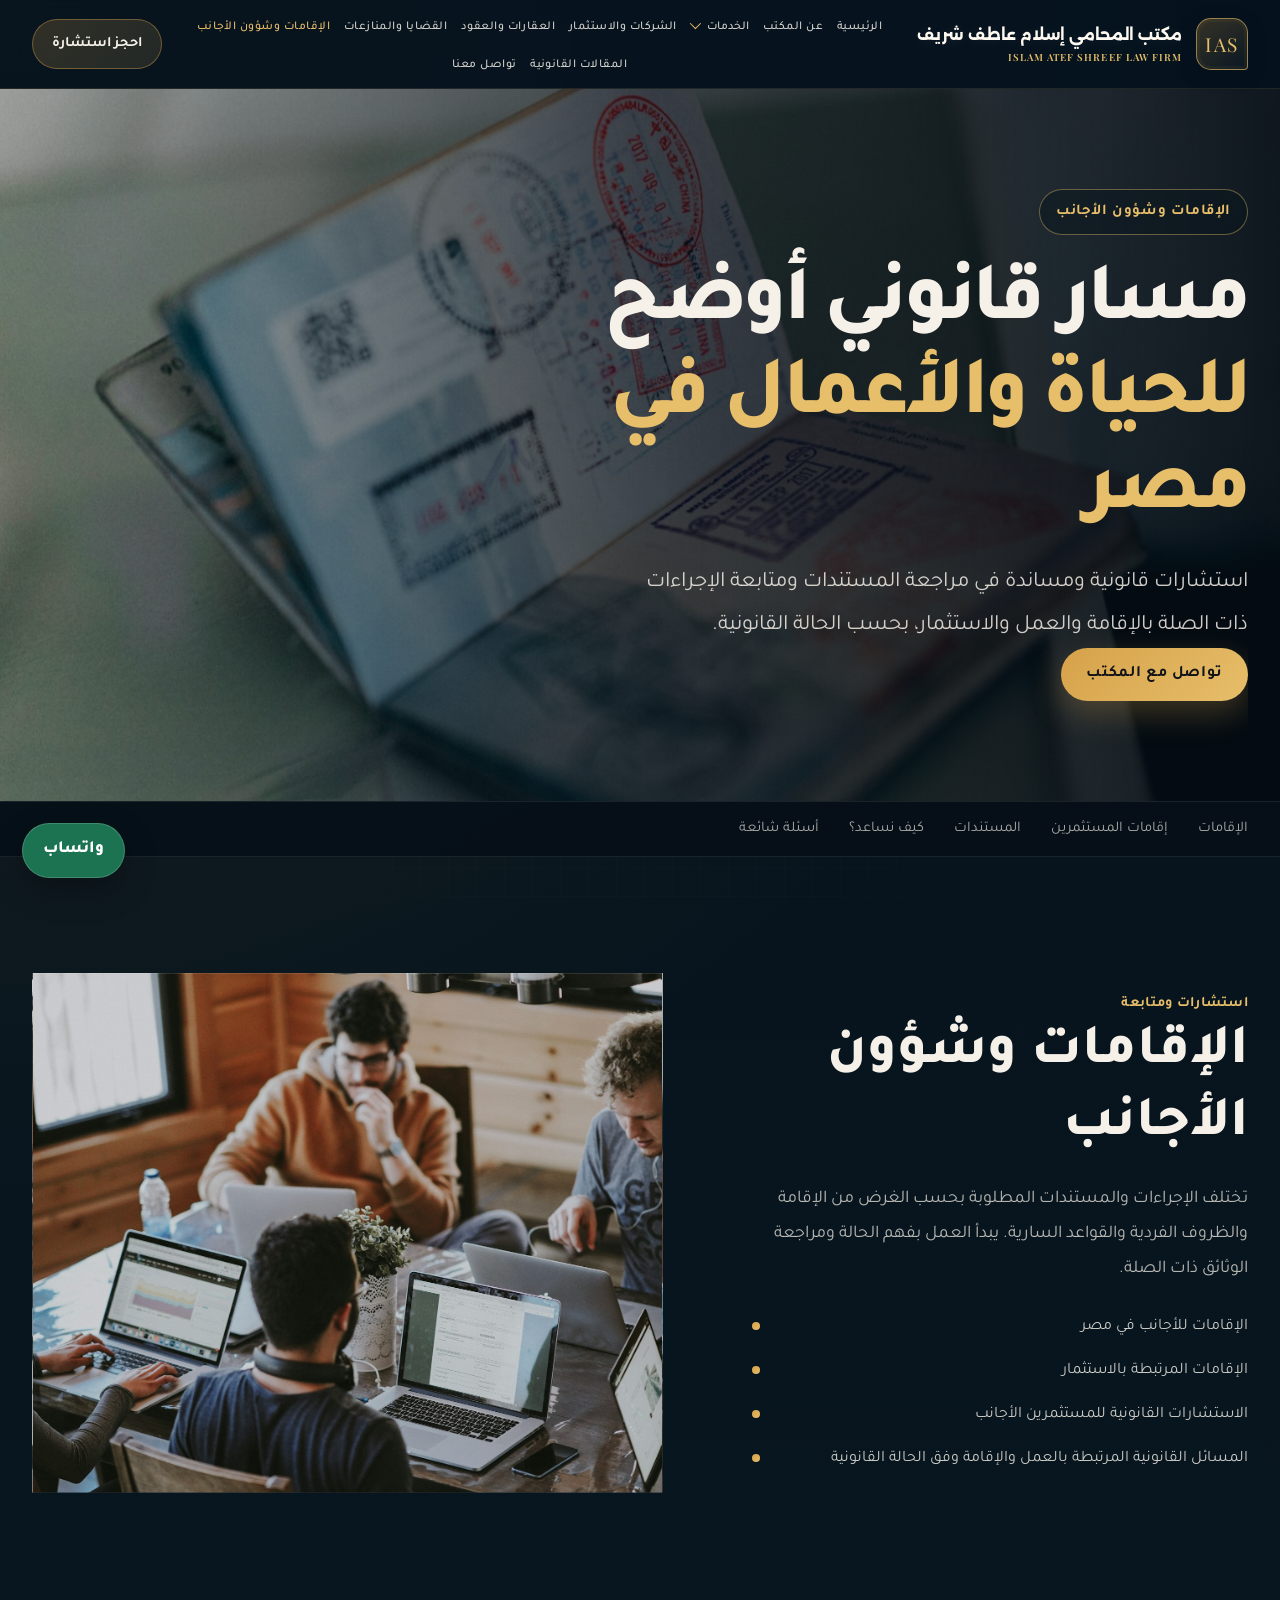
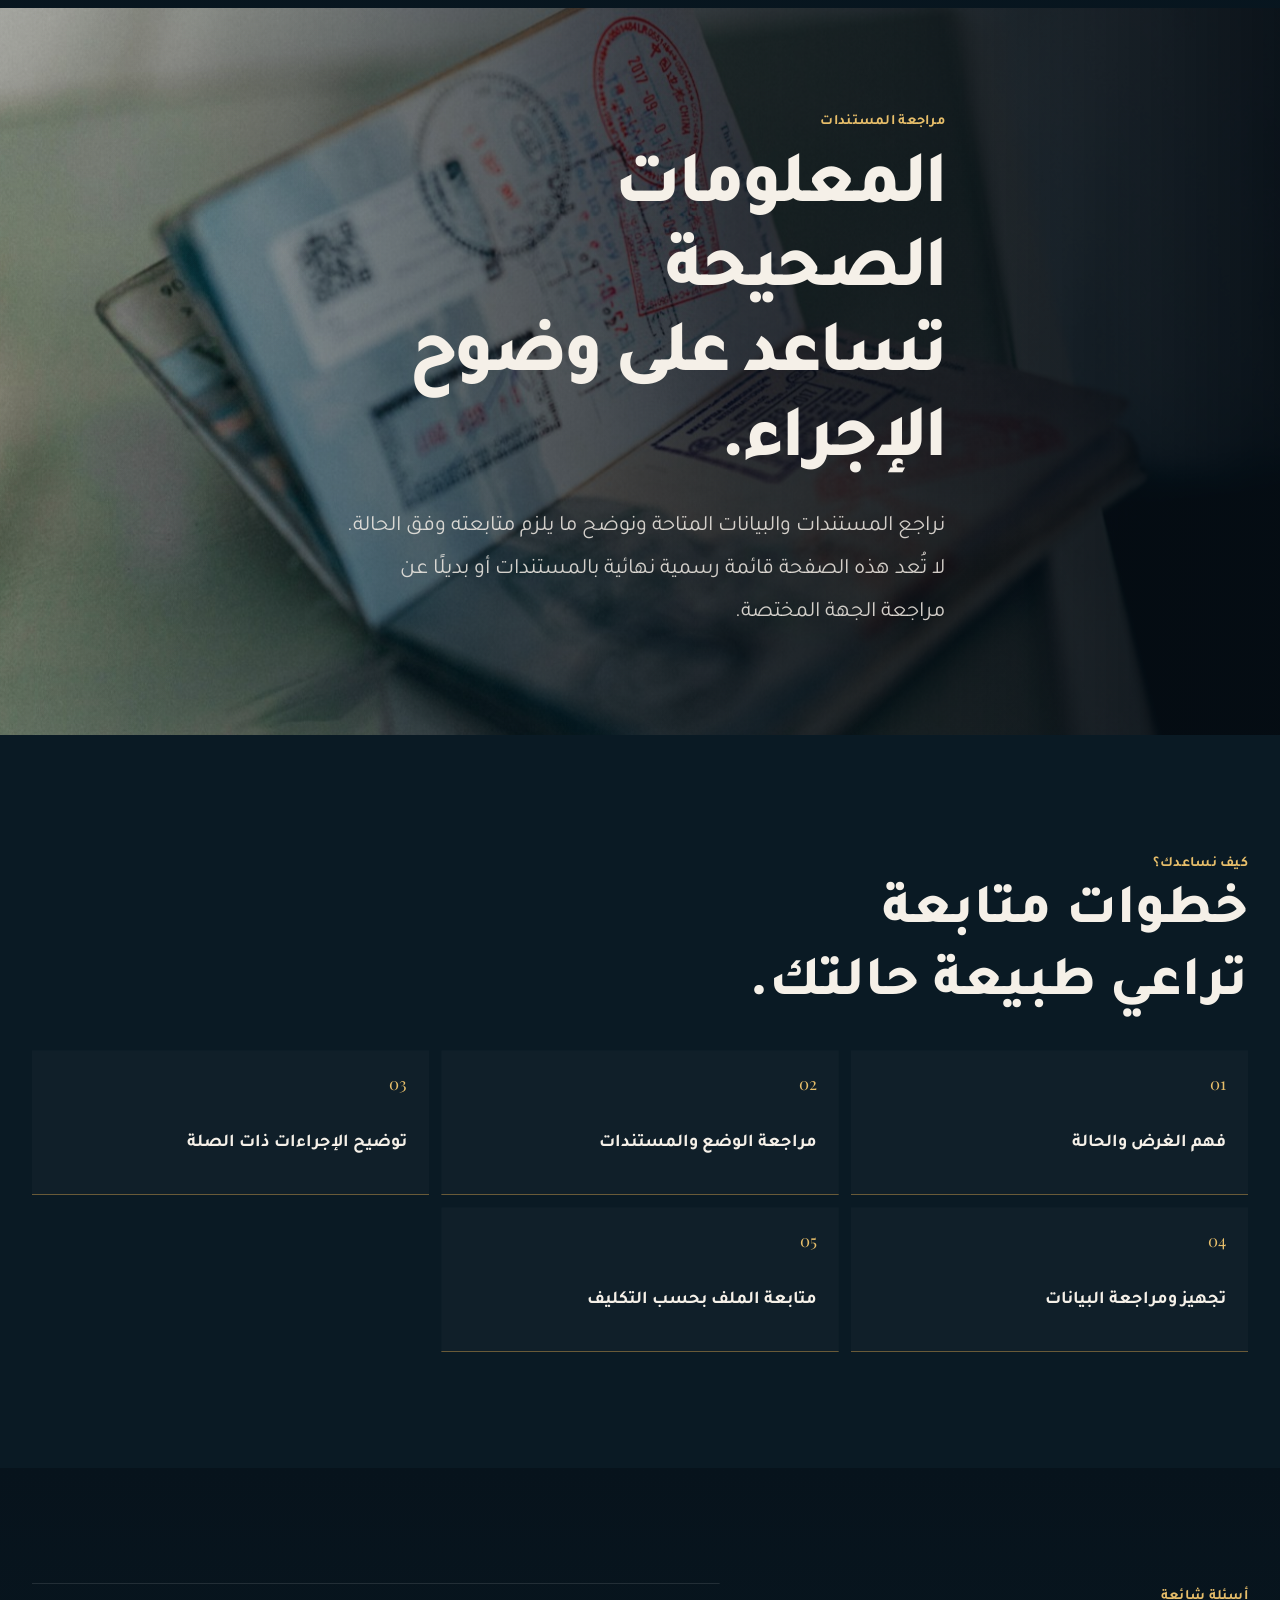
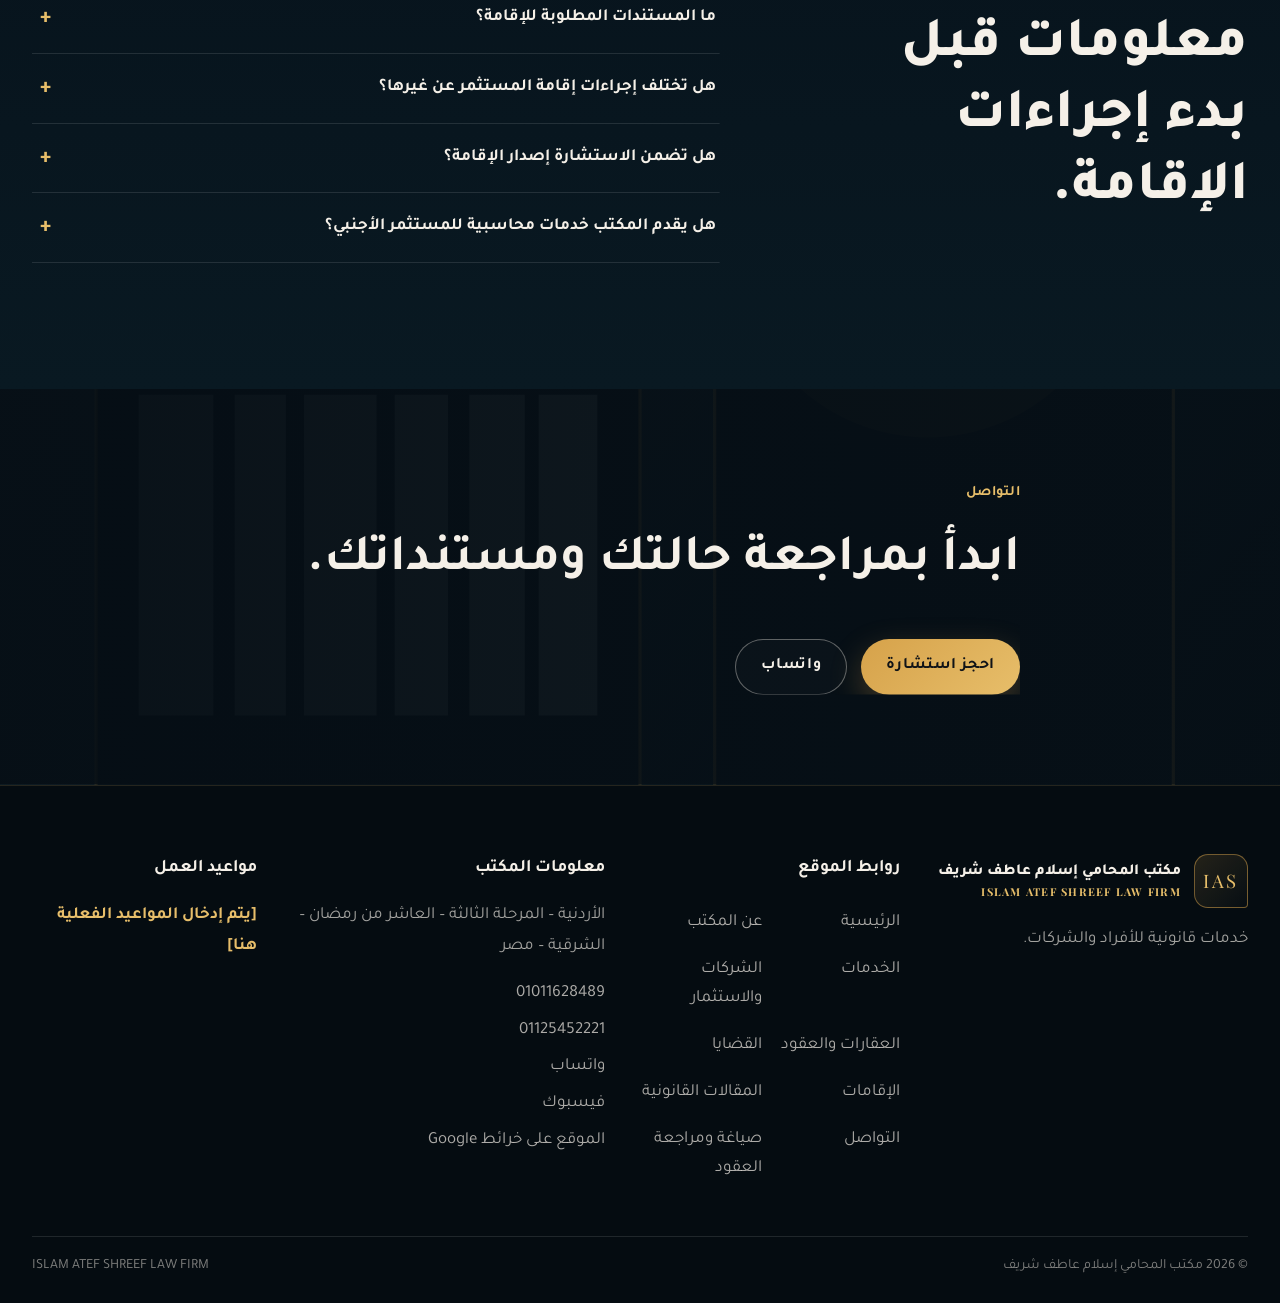
<file: foreigners.html>
<!doctype html>
<html lang="ar" dir="rtl">
<head>
<meta charset="utf-8"><meta name="viewport" content="width=device-width,initial-scale=1"><meta name="description" content="استشارات ومساندة قانونية للأجانب والمستثمرين بشأن الإقامات والمستندات والإجراءات المرتبطة بها في مصر."><meta name="theme-color" content="#06131f"><meta property="og:type" content="website"><meta property="og:title" content="الإقامات وشؤون الأجانب | ISLAM ATEF SHREEF LAW FIRM"><meta property="og:description" content="دعم قانوني للمستثمرين والأجانب في مصر بحسب الحالة والإجراءات السارية."><title>الإقامات وشؤون الأجانب | ISLAM ATEF SHREEF LAW FIRM</title><link rel="icon" href="assets/favicon.svg" type="image/svg+xml"><link rel="preconnect" href="https://fonts.googleapis.com"><link rel="preconnect" href="https://fonts.gstatic.com" crossorigin><link href="https://fonts.googleapis.com/css2?family=Alexandria:wght@500;600;700;800&family=Playfair+Display:wght@500;600;700&family=Tajawal:wght@400;500;700;800&display=swap" rel="stylesheet"><link rel="stylesheet" href="style.css">
</head><body><div class="page-shell">
<header class="topbar"><div class="container nav-wrap"><a class="brand-block" href="index.html" aria-label="الرئيسية - مكتب المحامي إسلام عاطف شريف"><span class="brand-mark">IAS</span><span class="brand-copy"><span class="brand-ar">مكتب المحامي إسلام عاطف شريف</span><span class="brand-name">ISLAM ATEF SHREEF LAW FIRM</span></span></a><button class="menu-toggle" type="button" aria-expanded="false" aria-controls="main-navigation" aria-label="فتح القائمة"><span></span><span></span></button><nav class="main-nav" id="main-navigation" aria-label="التنقل الرئيسي"><a href="index.html">الرئيسية</a><a href="about.html">عن المكتب</a><a href="services.html">الخدمات</a><a href="corporate-investment.html">الشركات والاستثمار</a><a href="real-estate-contracts.html">العقارات والعقود</a><a href="litigation.html">القضايا والمنازعات</a><a aria-current="page" href="foreigners.html">الإقامات وشؤون الأجانب</a><a href="articles.html">المقالات القانونية</a><a href="contact.html">تواصل معنا</a></nav><a class="nav-cta" href="contact.html">احجز استشارة</a></div></header>
<main>
<section class="page-hero hero-scene scene-international"><div class="hero-image" role="img" aria-label="مشهد أعمال دولي أنيق وإضاءة حضرية"></div><div class="hero-shade"></div><div class="container page-hero-content reveal"><span class="eyebrow">الإقامات وشؤون الأجانب</span><h1>مسار قانوني أوضح<br><span>للحياة والأعمال في مصر</span></h1><p>استشارات قانونية ومساندة في مراجعة المستندات ومتابعة الإجراءات ذات الصلة بالإقامة والعمل والاستثمار، بحسب الحالة القانونية.</p><a class="button primary" href="contact.html">تواصل مع المكتب</a></div></section>
<nav class="page-subnav" aria-label="أقسام الإقامات وشؤون الأجانب"><div class="container"><a href="#residency">الإقامات</a><a href="#investor-residency">إقامات المستثمرين</a><a href="#documents">المستندات</a><a href="#residency-process">كيف نساعد؟</a><a href="#residency-faq">أسئلة شائعة</a></div></nav>
<section class="section-shell"><div class="container split-layout"><div class="split-copy reveal"><span class="section-kicker">استشارات ومتابعة</span><h2>الإقامات وشؤون الأجانب</h2><p>تختلف الإجراءات والمستندات المطلوبة بحسب الغرض من الإقامة والظروف الفردية والقواعد السارية. يبدأ العمل بفهم الحالة ومراجعة الوثائق ذات الصلة.</p><ul class="plain-list"><li id="residency">الإقامات للأجانب في مصر</li><li id="investor-residency">الإقامات المرتبطة بالاستثمار</li><li>الاستشارات القانونية للمستثمرين الأجانب</li><li>المسائل القانونية المرتبطة بالعمل والإقامة وفق الحالة القانونية</li></ul></div><div class="residency-art scene-international reveal" role="img" aria-label="تكوين فني يرمز إلى الأعمال الدولية والإقامة"></div></div></section>
<section class="feature-band residency-band scene-documents" id="documents"><div class="feature-image" role="img" aria-label="وثائق قانونية عامة في سياق دولي، دون وثائق حكومية حقيقية"></div><div class="container feature-content reveal"><span class="section-kicker">مراجعة المستندات</span><h2>المعلومات الصحيحة<br>تساعد على وضوح الإجراء.</h2><p>نراجع المستندات والبيانات المتاحة ونوضح ما يلزم متابعته وفق الحالة. لا تُعد هذه الصفحة قائمة رسمية نهائية بالمستندات أو بديلًا عن مراجعة الجهة المختصة.</p></div></section>
<section class="section-shell how-help-section" id="residency-process"><div class="container section-heading reveal"><span class="section-kicker">كيف نساعدك؟</span><h2>خطوات متابعة<br>تراعي طبيعة حالتك.</h2></div><div class="container help-steps"><article class="help-step reveal"><span>01</span><h3>فهم الغرض والحالة</h3></article><article class="help-step reveal"><span>02</span><h3>مراجعة الوضع والمستندات</h3></article><article class="help-step reveal"><span>03</span><h3>توضيح الإجراءات ذات الصلة</h3></article><article class="help-step reveal"><span>04</span><h3>تجهيز ومراجعة البيانات</h3></article><article class="help-step reveal"><span>05</span><h3>متابعة الملف بحسب التكليف</h3></article></div></section>
<section class="section-shell faq-section" id="residency-faq"><div class="container faq-layout"><div class="section-heading reveal"><span class="section-kicker">أسئلة شائعة</span><h2>معلومات قبل<br>بدء إجراءات الإقامة.</h2></div><div class="faq-list reveal"><details><summary>ما المستندات المطلوبة للإقامة؟</summary><p>تعتمد المستندات على نوع الإقامة والغرض منها وظروف الشخص والقواعد السارية. تُراجع الحالة قبل تحديد ما قد يلزم.</p></details><details><summary>هل تختلف إجراءات إقامة المستثمر عن غيرها؟</summary><p>قد تختلف بحسب أساس الإقامة والكيان الاستثماري والإجراءات المعمول بها. يتم التحقق من الحالة والجهة المختصة.</p></details><details><summary>هل تضمن الاستشارة إصدار الإقامة؟</summary><p>لا يضمن المكتب قرارات الجهات الحكومية؛ يقتصر دوره على المساندة القانونية ومتابعة ما يدخل في نطاق التكليف.</p></details><details><summary>هل يقدم المكتب خدمات محاسبية للمستثمر الأجنبي؟</summary><p>يقدم المكتب خدمات قانونية، ويمكن التنسيق مع المختصين عند الحاجة، دون ادعاء تقديم الخدمات المحاسبية أو الضريبية المهنية.</p></details></div></div></section>
<section class="contact-cta-band scene-office"><div class="container cta-content reveal"><span class="section-kicker">التواصل</span><h2>ابدأ بمراجعة حالتك ومستنداتك.</h2><div class="hero-actions"><a class="button primary" href="contact.html">احجز استشارة</a><a class="button secondary" href="https://wa.me/201011628489" target="_blank" rel="noopener noreferrer">واتساب</a></div></div></section>
</main>
<footer class="footer-shell"><div class="container footer-grid"><div class="footer-brand"><a class="brand-block" href="index.html"><span class="brand-mark">IAS</span><span class="brand-copy"><span class="brand-ar">مكتب المحامي إسلام عاطف شريف</span><span class="brand-name">ISLAM ATEF SHREEF LAW FIRM</span></span></a><p>خدمات قانونية للأفراد والشركات.</p></div><div class="footer-col"><h2>روابط الموقع</h2><nav class="footer-links" aria-label="روابط الموقع"><a href="index.html">الرئيسية</a><a href="about.html">عن المكتب</a><a href="services.html">الخدمات</a><a href="corporate-investment.html">الشركات والاستثمار</a><a href="real-estate-contracts.html">العقارات والعقود</a><a href="litigation.html">القضايا</a><a href="foreigners.html">الإقامات</a><a href="articles.html">المقالات القانونية</a><a href="contact.html">التواصل</a></nav></div><div class="footer-col"><h2>معلومات المكتب</h2><p>الأردنية – المرحلة الثالثة – العاشر من رمضان – الشرقية – مصر</p><a href="tel:+201011628489" dir="ltr">01011628489</a><a href="tel:+201125452221" dir="ltr">01125452221</a><a href="https://wa.me/201011628489">واتساب</a><a href="https://www.facebook.com/IASlawyer">فيسبوك</a><a href="https://www.google.com/maps/search/?api=1&amp;query=%D8%A7%D9%84%D8%A3%D8%B1%D8%AF%D9%86%D9%8A%D8%A9%20%D8%A7%D9%84%D9%85%D8%B1%D8%AD%D9%84%D8%A9%20%D8%A7%D9%84%D8%AB%D8%A7%D9%84%D8%AB%D8%A9%20%D8%A7%D9%84%D8%B9%D8%A7%D8%B4%D8%B1%20%D8%B1%D9%85%D8%B6%D8%A7%D9%86">الموقع على خرائط Google</a></div><div class="footer-col"><h2>مواعيد العمل</h2><!-- OFFICE WORKING HOURS — EDIT HERE --><p class="working-hours">[يتم إدخال المواعيد الفعلية هنا]</p></div></div><div class="container footer-bottom"><span>© <span data-year></span> مكتب المحامي إسلام عاطف شريف</span><span>ISLAM ATEF SHREEF LAW FIRM</span></div></footer>
</div><a class="floating-whatsapp" href="https://wa.me/201011628489" target="_blank" rel="noopener noreferrer" aria-label="تواصل عبر واتساب">واتساب</a><script src="script.js" defer></script></body></html>
</file>
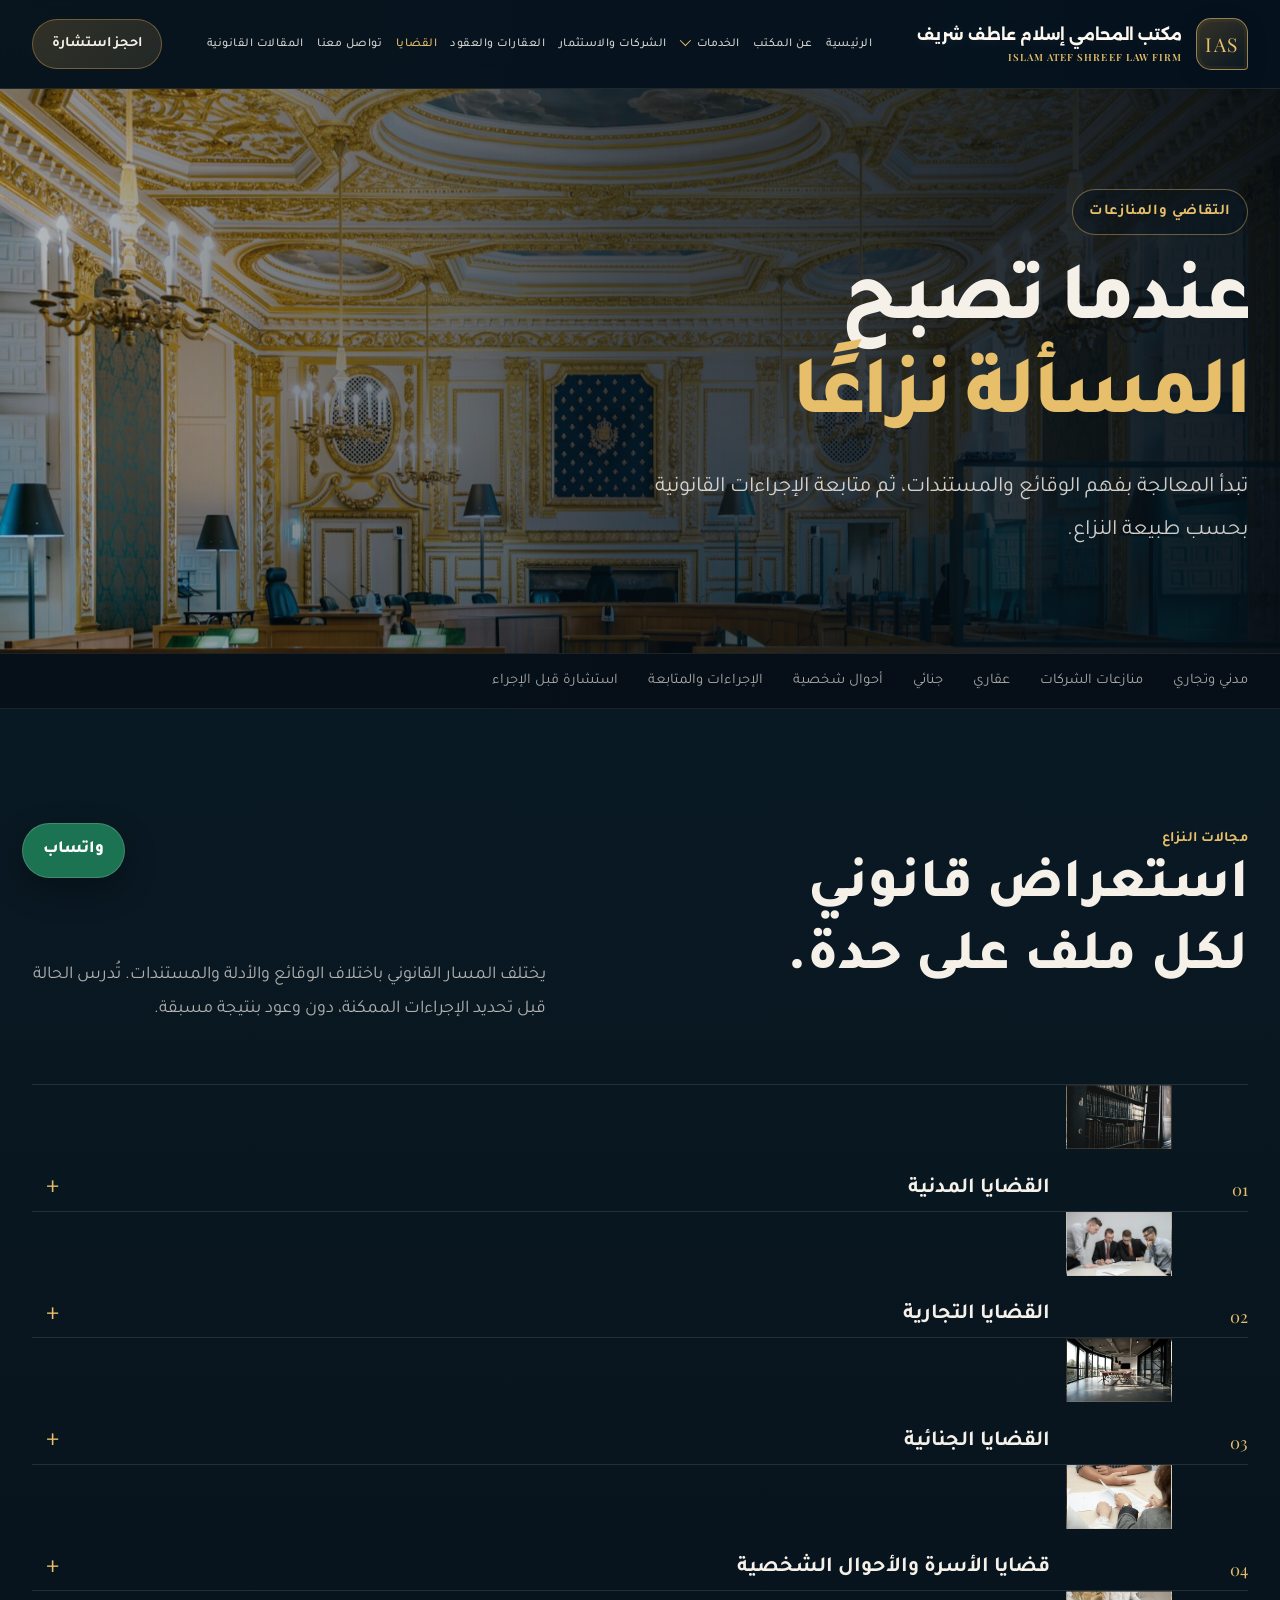
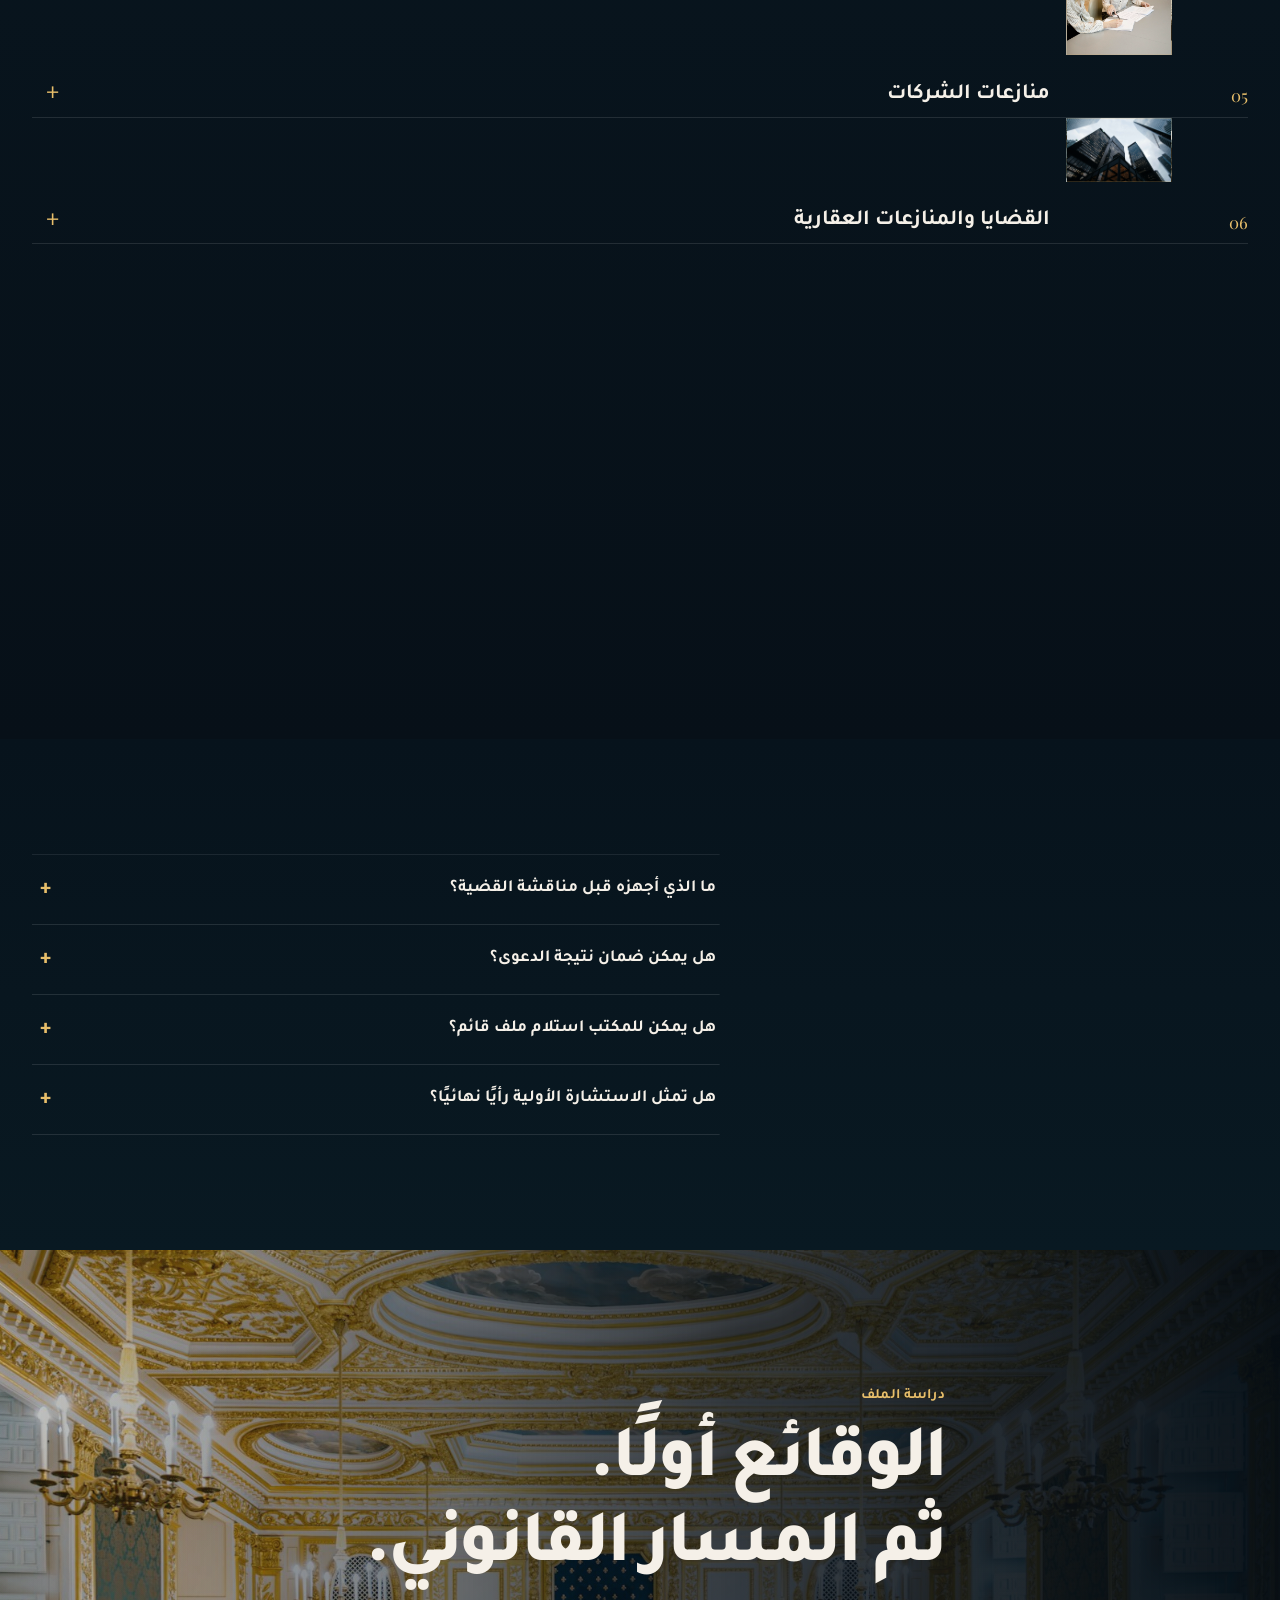
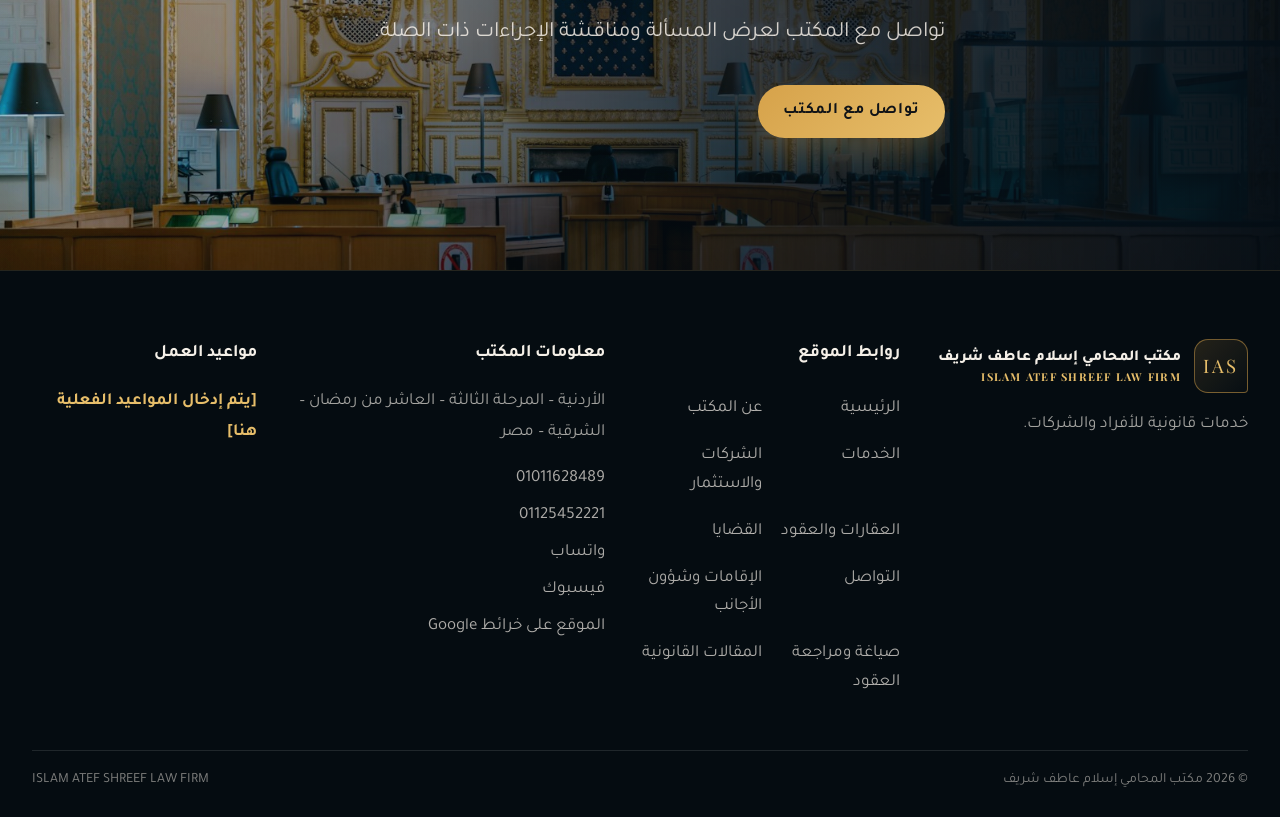
<file: litigation.html>
<!doctype html>
<html lang="ar" dir="rtl">
<head>
  <meta charset="utf-8"><meta name="viewport" content="width=device-width,initial-scale=1">
  <meta name="description" content="مجالات القضايا والمنازعات لدى مكتب المحامي إسلام عاطف شريف، مع متابعة الإجراءات القانونية بحسب كل ملف."><meta name="theme-color" content="#06131f">
  <meta property="og:type" content="website"><meta property="og:title" content="القضايا والمنازعات | ISLAM ATEF SHREEF LAW FIRM"><meta property="og:description" content="عندما تصبح المسألة نزاعًا، تبدأ المعالجة بفهم الوقائع والمستندات.">
  <title>القضايا والمنازعات | ISLAM ATEF SHREEF LAW FIRM</title><link rel="icon" href="assets/favicon.svg" type="image/svg+xml"><link rel="preconnect" href="https://fonts.googleapis.com"><link rel="preconnect" href="https://fonts.gstatic.com" crossorigin><link href="https://fonts.googleapis.com/css2?family=Alexandria:wght@500;600;700;800&family=Playfair+Display:wght@500;600;700&family=Tajawal:wght@400;500;700;800&display=swap" rel="stylesheet"><link rel="stylesheet" href="style.css">
</head>
<body><div class="page-shell">
<header class="topbar"><div class="container nav-wrap"><a class="brand-block" href="index.html" aria-label="الرئيسية - مكتب المحامي إسلام عاطف شريف"><span class="brand-mark">IAS</span><span class="brand-copy"><span class="brand-ar">مكتب المحامي إسلام عاطف شريف</span><span class="brand-name">ISLAM ATEF SHREEF LAW FIRM</span></span></a><button class="menu-toggle" type="button" aria-expanded="false" aria-controls="main-navigation" aria-label="فتح القائمة"><span></span><span></span></button><nav class="main-nav" id="main-navigation" aria-label="التنقل الرئيسي"><a href="index.html">الرئيسية</a><a href="about.html">عن المكتب</a><a href="services.html">الخدمات</a><a href="corporate-investment.html">الشركات والاستثمار</a><a href="real-estate-contracts.html">العقارات والعقود</a><a aria-current="page" href="litigation.html">القضايا</a><a href="contact.html">التواصل</a></nav><a class="nav-cta" href="contact.html">تواصل مع المكتب</a></div></header>
<main>
<section class="page-hero hero-scene scene-court"><div class="hero-image" role="img" aria-label="قاعة محكمة ذات طابع معماري كلاسيكي"></div><div class="hero-shade"></div><div class="container page-hero-content reveal"><span class="eyebrow">التقاضي والمنازعات</span><h1>عندما تصبح<br><span>المسألة نزاعًا</span></h1><p>تبدأ المعالجة بفهم الوقائع والمستندات، ثم متابعة الإجراءات القانونية بحسب طبيعة النزاع.</p></div></section>
<nav class="page-subnav" aria-label="مجالات التقاضي"><div class="container"><a href="#civil-cases">مدني وتجاري</a><a href="#company-disputes">منازعات الشركات</a><a href="#property-disputes">عقاري</a><a href="#criminal-cases">جنائي</a><a href="#family-cases">أحوال شخصية</a><a href="#litigation-process">الإجراءات والمتابعة</a><a href="#pre-action-advice">استشارة قبل الإجراء</a></div></nav>
<section class="section-shell litigation-section"><div class="container litigation-intro"><div class="section-heading reveal"><span class="section-kicker">مجالات النزاع</span><h2>استعراض قانوني<br>لكل ملف على حدة.</h2></div><p class="section-lede reveal">يختلف المسار القانوني باختلاف الوقائع والأدلة والمستندات. تُدرس الحالة قبل تحديد الإجراءات الممكنة، دون وعود بنتيجة مسبقة.</p></div>
<div class="container litigation-list">
<details class="litigation-item reveal" id="civil-cases"><summary><span>01</span><strong>القضايا المدنية</strong><i>+</i></summary><p>تشمل منازعات الحقوق والالتزامات المدنية بحسب الوقائع. تبدأ المتابعة بمراجعة العلاقة بين الأطراف والمستندات والإخطارات وتحديد الإجراءات ذات الصلة بالملف.<br><a href="contact.html">ناقش المسألة مع المكتب ←</a></p></details>
<details class="litigation-item reveal" id="commercial-cases"><summary><span>02</span><strong>القضايا التجارية</strong><i>+</i></summary><p>تشمل المنازعات المرتبطة بالمعاملات التجارية والعقود والأعمال. تتم مراجعة العلاقة التجارية والمراسلات والدفوع والمستندات المتاحة قبل تحديد المسار الإجرائي.<br><a href="contact.html">تواصل بشأن نزاع تجاري ←</a></p></details>
<details class="litigation-item reveal" id="criminal-cases"><summary><span>03</span><strong>القضايا الجنائية</strong><i>+</i></summary><p>تقديم المشورة والتمثيل القانوني في نطاق القضايا الجنائية بحسب طبيعة التكليف. تتحدد الخطوات بعد فهم الوقائع والإجراءات القائمة والمستندات المتاحة.<br><a href="contact.html">تواصل مع المكتب ←</a></p></details>
<details class="litigation-item reveal" id="family-cases"><summary><span>04</span><strong>قضايا الأسرة والأحوال الشخصية</strong><i>+</i></summary><p>متابعة المسائل والإجراءات القانونية المتعلقة بقضايا الأسرة والأحوال الشخصية مع مراعاة خصوصية المعلومات والوقائع والمستندات ذات الصلة.<br><a href="contact.html">اطلب استشارة ←</a></p></details>
<details class="litigation-item reveal" id="company-disputes"><summary><span>05</span><strong>منازعات الشركات</strong><i>+</i></summary><p>تشمل الخلافات بين الشركات أو الشركاء وما يرتبط بعلاقاتها التعاقدية والتجارية. تتم مراجعة مستندات الشركة والاتفاقات وقراراتها المتصلة بالموضوع.<br><a href="contact.html">تواصل بشأن منازعة شركة ←</a></p></details>
<details class="litigation-item reveal" id="property-disputes"><summary><span>06</span><strong>القضايا والمنازعات العقارية</strong><i>+</i></summary><p>تشمل النزاعات المتعلقة بالعقارات والأراضي والملكية والحيازة. تُراجع المستندات والوقائع والطلبات قبل تحديد الإجراءات المتاحة.<br><a href="real-estate-contracts.html">تفاصيل الخدمات العقارية ←</a></p></details>
<details class="litigation-item reveal" id="contract-disputes"><summary><span>07</span><strong>المنازعات المتعلقة بالعقود</strong><i>+</i></summary><p>مراجعة الالتزامات والبنود والمراسلات والوقائع المتصلة بالخلاف التعاقدي، وتوضيح المسارات القانونية الممكنة بحسب الاتفاق والملف.<br><a href="contracts.html">خدمات العقود ←</a></p></details>
<details class="litigation-item reveal" id="litigation-process"><summary><span>08</span><strong>إجراءات التقاضي والمتابعة</strong><i>+</i></summary><p>مراجعة حالة الدعوى والمواعيد والمستندات والإجراءات السابقة، وتوضيح ما يلزم متابعته ضمن نطاق التكليف. تتحدد الخطوات وفق نوع النزاع والجهة والإجراءات السارية.<br><a href="contact.html">اسأل عن المتابعة القانونية ←</a></p></details>
<details class="litigation-item reveal" id="pre-action-advice"><summary><span>09</span><strong>استشارة قبل اتخاذ إجراء قانوني</strong><i>+</i></summary><p>قبل تقديم دعوى أو إنذار أو اتخاذ خطوة مؤثرة، يمكن عرض الوقائع والمستندات لمناقشة الحقوق والالتزامات والبدائل الإجرائية الممكنة. لا تحل الاستشارة محل مراجعة الملف الكامل متى لزم ذلك.<br><a href="contact.html">اطلب استشارة قبل الإجراء ←</a></p></details>
</div></section>
<section class="section-shell faq-section"><div class="container faq-layout"><div class="section-heading reveal"><span class="section-kicker">أسئلة شائعة</span><h2>عند التعامل<br>مع نزاع قانوني.</h2></div><div class="faq-list reveal"><details><summary>ما الذي أجهزه قبل مناقشة القضية؟</summary><p>ملخص زمني للوقائع، وأي عقود أو مراسلات أو إخطارات أو مستندات متاحة ذات صلة. تُحدد المستندات الإضافية بحسب الملف.</p></details><details><summary>هل يمكن ضمان نتيجة الدعوى؟</summary><p>لا يمكن ضمان نتيجة نزاع أو دعوى؛ فالنتيجة تتأثر بالوقائع والأدلة والإجراءات والجهة المختصة. يقدم المكتب تقييمًا قانونيًا بعد مراجعة الملف.</p></details><details><summary>هل يمكن للمكتب استلام ملف قائم؟</summary><p>يمكن بحث الملف بعد الاطلاع على الإجراءات السابقة والمستندات ومواعيد الجلسات أو القرارات ذات الصلة.</p></details><details><summary>هل تمثل الاستشارة الأولية رأيًا نهائيًا؟</summary><p>تتحدد طبيعة الرأي القانوني بحسب المعلومات والمستندات التي تمت مراجعتها ونطاق التكليف.</p></details></div></div></section>
<section class="feature-band feature-litigation scene-court"><div class="feature-image" role="img" aria-label="تفاصيل معمارية لقاعة محكمة"></div><div class="container feature-content reveal"><span class="section-kicker">دراسة الملف</span><h2>الوقائع أولًا.<br>ثم المسار القانوني.</h2><p>تواصل مع المكتب لعرض المسألة ومناقشة الإجراءات ذات الصلة.</p><a class="button primary" href="contact.html">تواصل مع المكتب</a></div></section>
</main>
<footer class="footer-shell"><div class="container footer-grid"><div class="footer-brand"><a class="brand-block" href="index.html"><span class="brand-mark">IAS</span><span class="brand-copy"><span class="brand-ar">مكتب المحامي إسلام عاطف شريف</span><span class="brand-name">ISLAM ATEF SHREEF LAW FIRM</span></span></a><p>خدمات قانونية للأفراد والشركات.</p></div><div class="footer-col"><h2>روابط الموقع</h2><nav class="footer-links" aria-label="روابط الموقع"><a href="index.html">الرئيسية</a><a href="about.html">عن المكتب</a><a href="services.html">الخدمات</a><a href="corporate-investment.html">الشركات والاستثمار</a><a href="real-estate-contracts.html">العقارات والعقود</a><a href="litigation.html">القضايا</a><a href="contact.html">التواصل</a></nav></div><div class="footer-col"><h2>معلومات المكتب</h2><p>الأردنية – المرحلة الثالثة – العاشر من رمضان – الشرقية – مصر</p><a href="tel:+201011628489" dir="ltr">01011628489</a><a href="tel:+201125452221" dir="ltr">01125452221</a><a href="https://wa.me/201011628489">واتساب</a><a href="https://www.facebook.com/IASlawyer">فيسبوك</a><a href="https://www.google.com/maps/search/?api=1&amp;query=%D8%A7%D9%84%D8%A3%D8%B1%D8%AF%D9%86%D9%8A%D8%A9%20%D8%A7%D9%84%D9%85%D8%B1%D8%AD%D9%84%D8%A9%20%D8%A7%D9%84%D8%AB%D8%A7%D9%84%D8%AB%D8%A9%20%D8%A7%D9%84%D8%B9%D8%A7%D8%B4%D8%B1%20%D9%85%D9%86%20%D8%B1%D9%85%D8%B6%D8%A7%D9%86">الموقع على خرائط Google</a></div><div class="footer-col"><h2>مواعيد العمل</h2><!-- OFFICE WORKING HOURS — EDIT HERE --><p class="working-hours">[يتم إدخال المواعيد الفعلية هنا]</p></div></div><div class="container footer-bottom"><span>© <span data-year></span> مكتب المحامي إسلام عاطف شريف</span><span>ISLAM ATEF SHREEF LAW FIRM</span></div></footer></div><a class="floating-whatsapp" href="https://wa.me/201011628489" target="_blank" rel="noopener noreferrer" aria-label="تواصل عبر واتساب">واتساب</a><script src="script.js" defer></script></body></html>
</file>
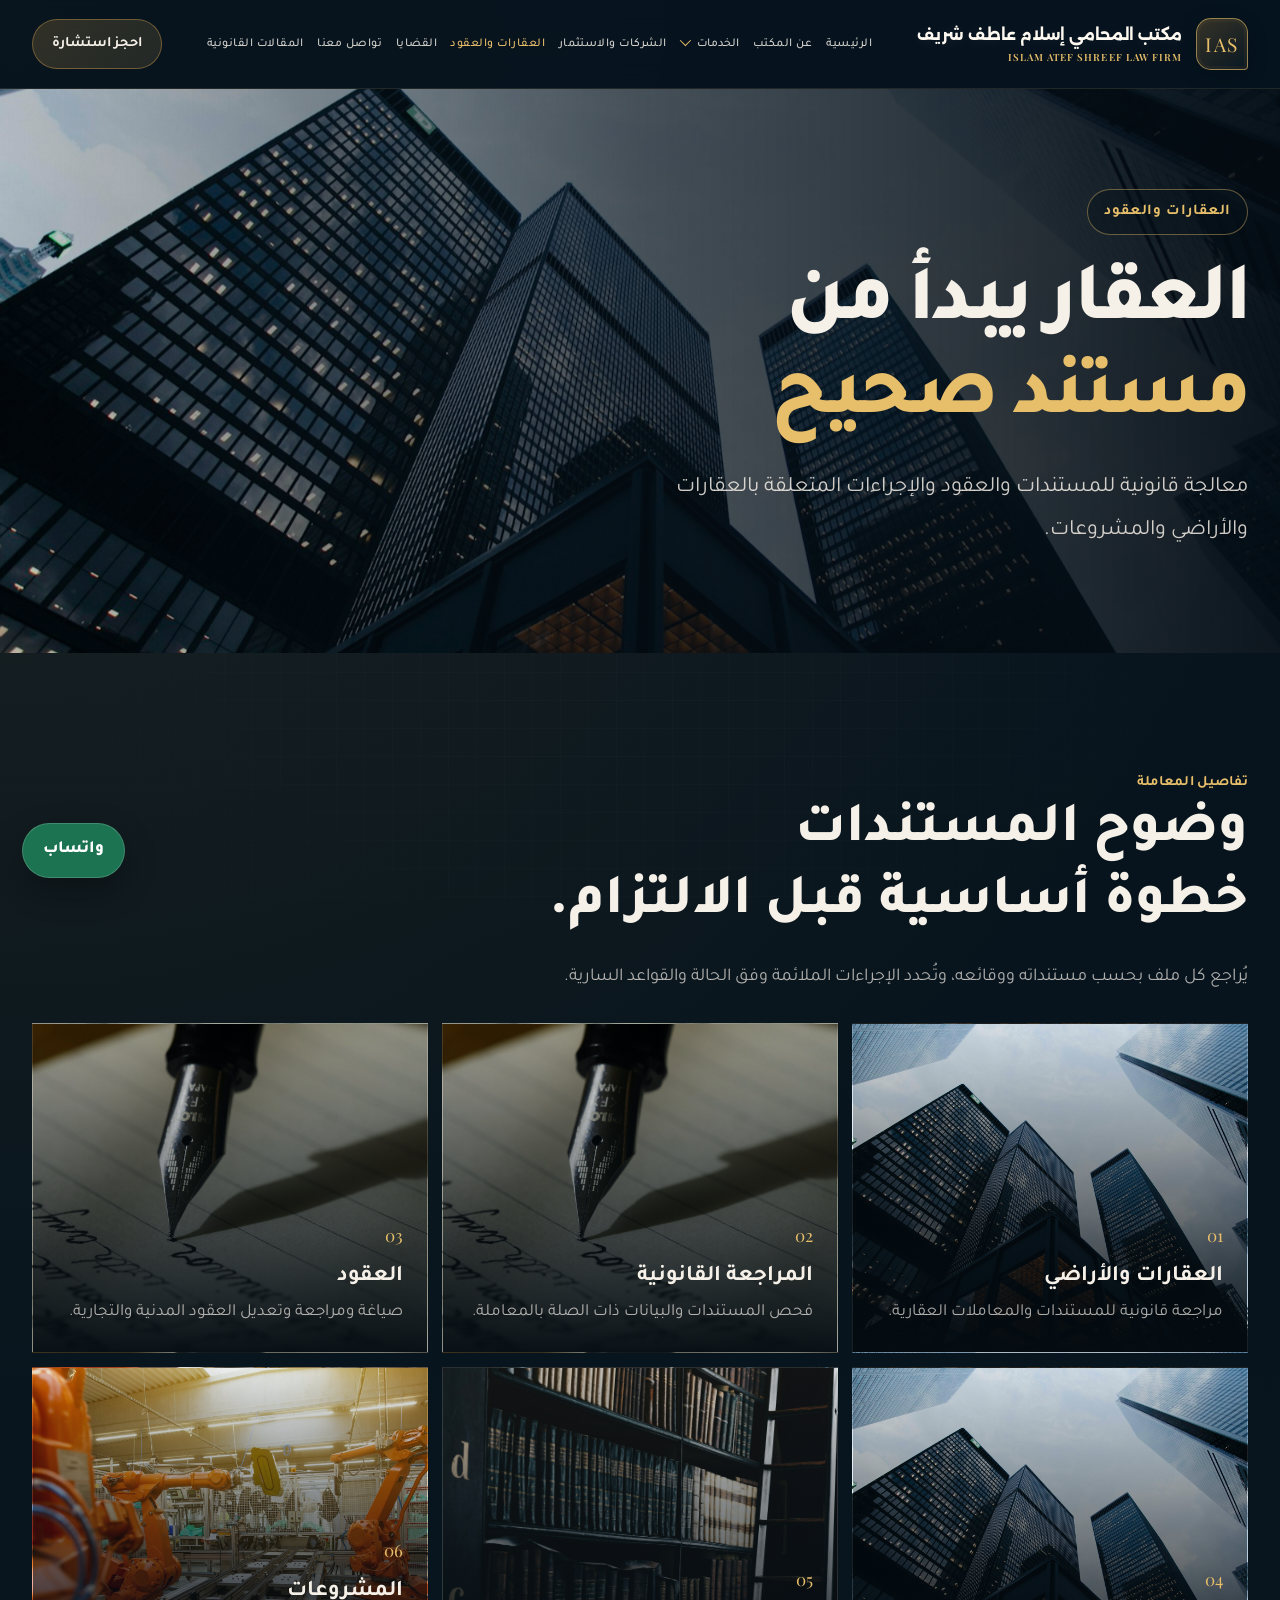
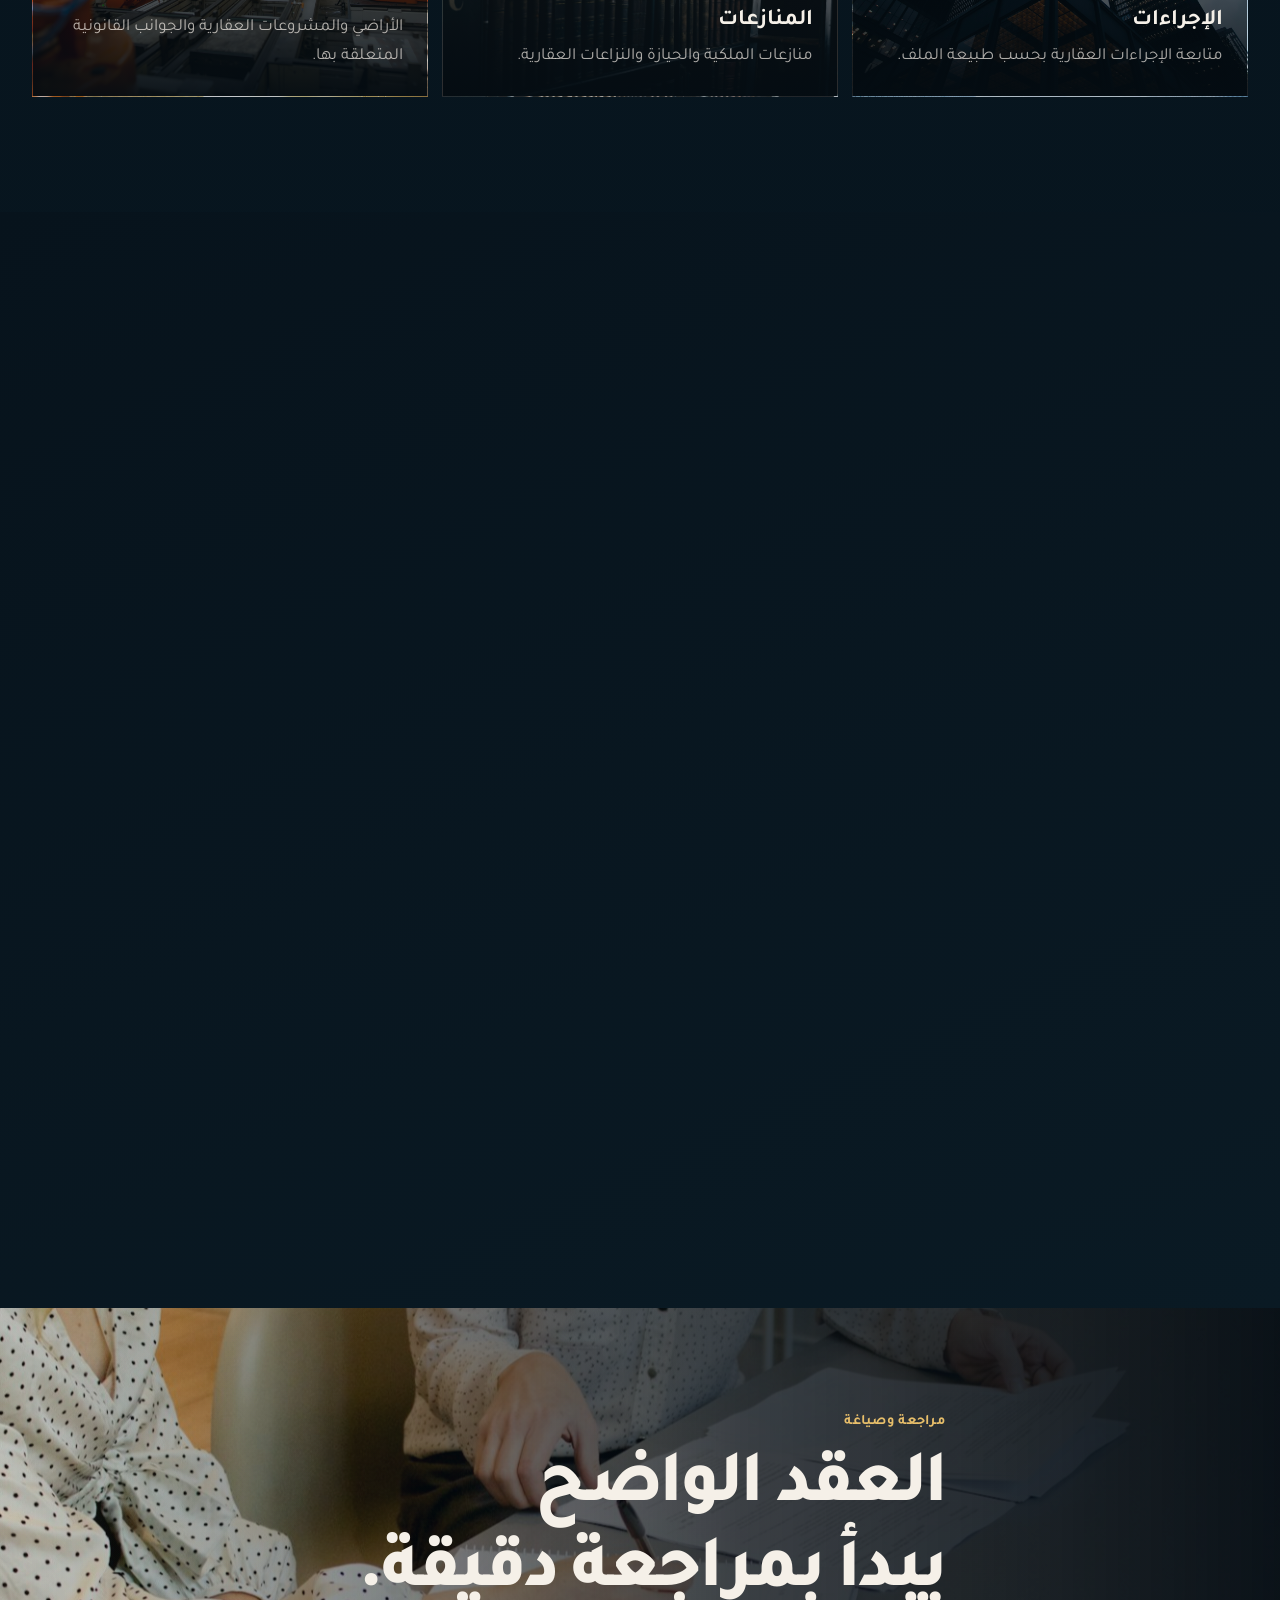
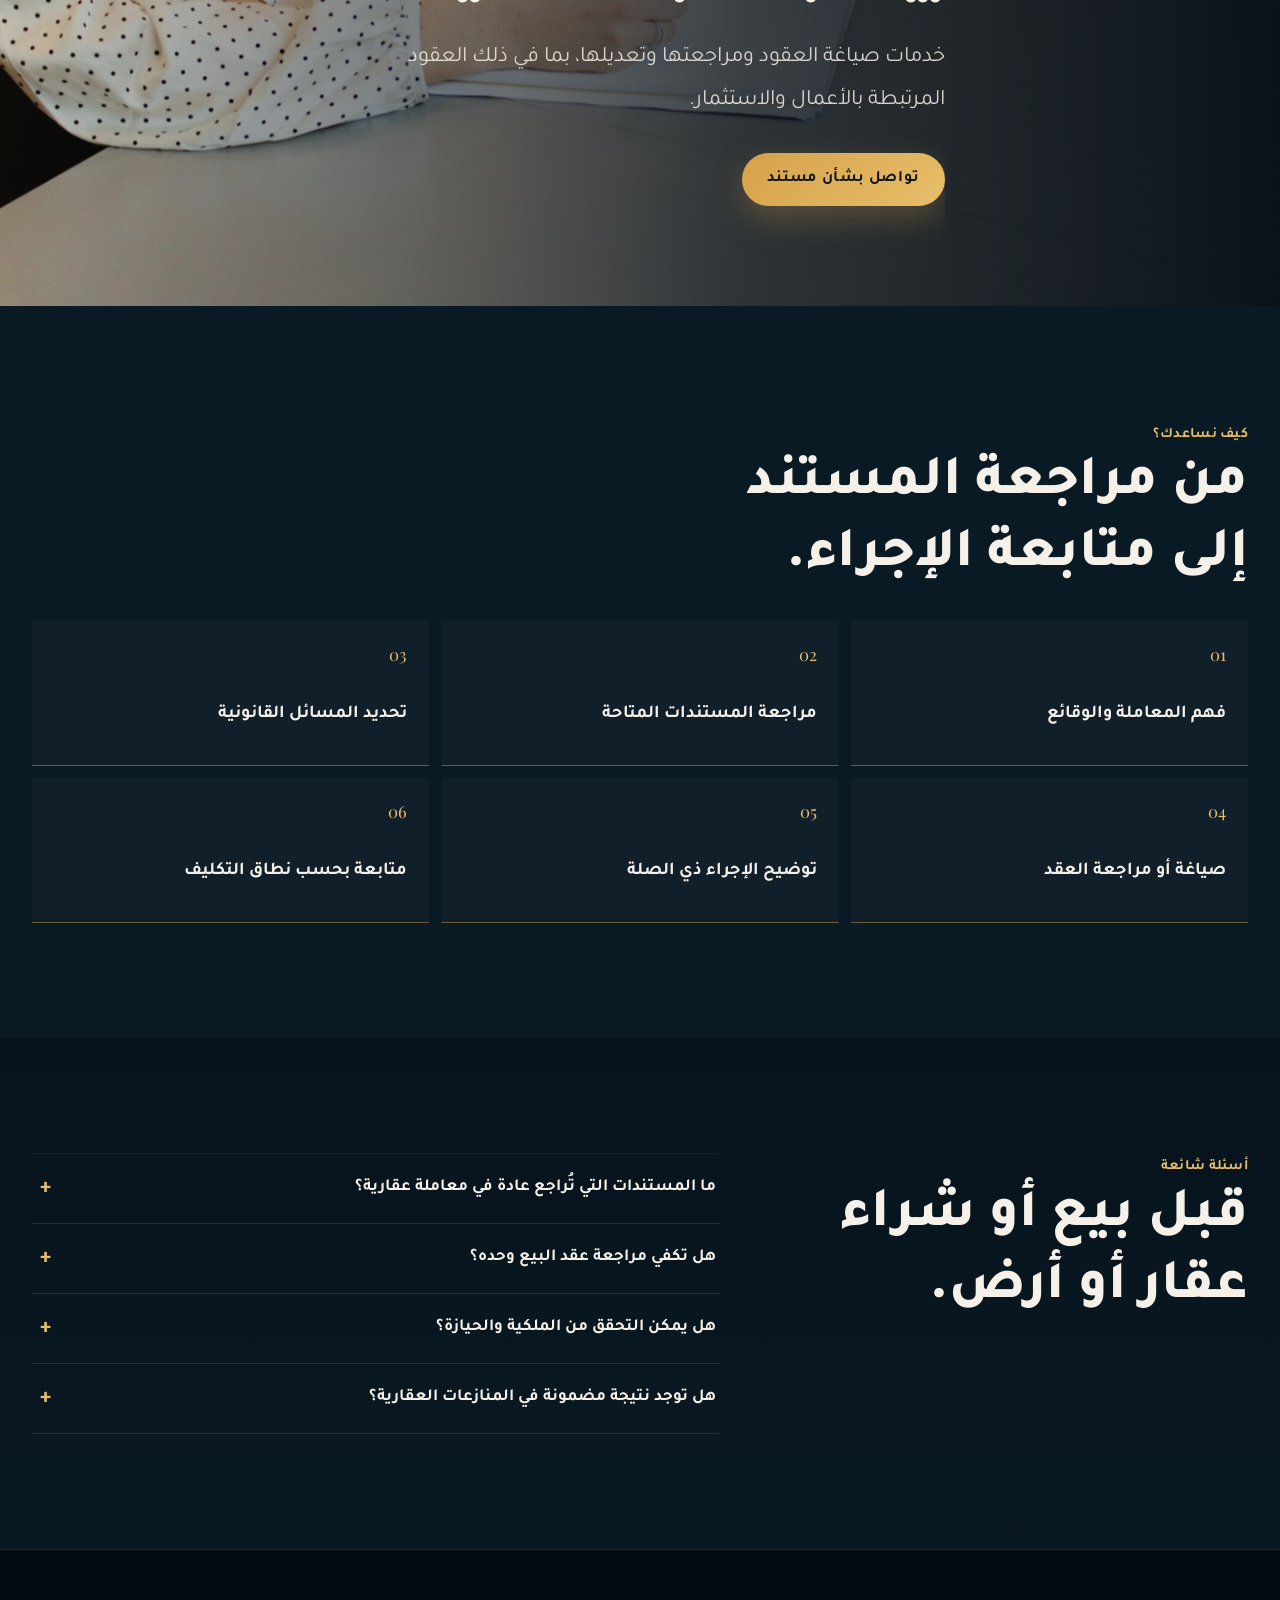
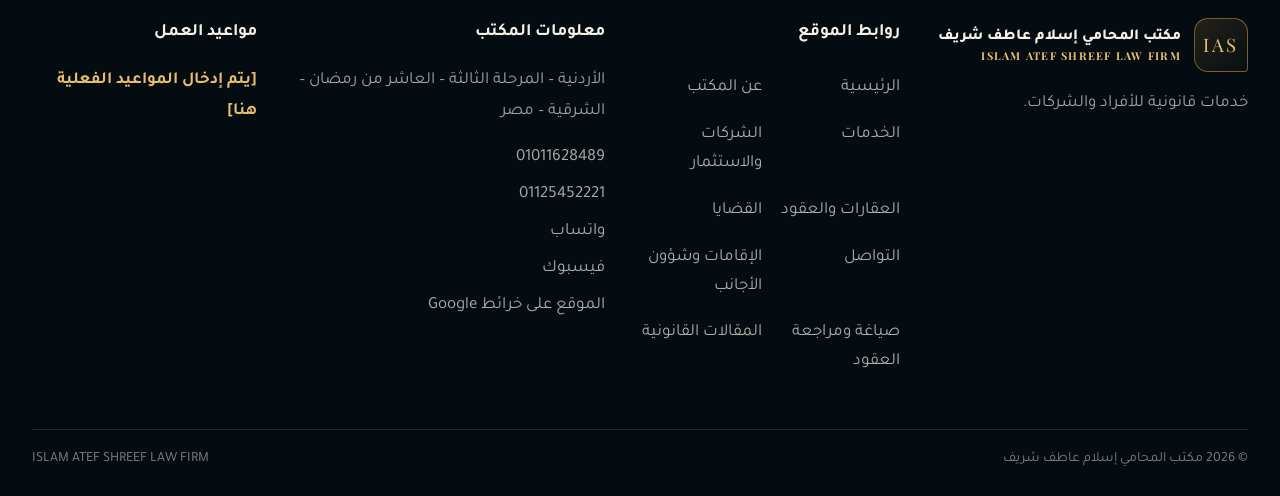
<file: real-estate-contracts.html>
<!doctype html>
<html lang="ar" dir="rtl">
<head>
  <meta charset="utf-8"><meta name="viewport" content="width=device-width,initial-scale=1">
  <meta name="description" content="خدمات قانونية في العقارات والأراضي والعقود: مراجعة المستندات والبيع والشراء والصياغة والإجراءات والمنازعات."><meta name="theme-color" content="#06131f">
  <meta property="og:type" content="website"><meta property="og:title" content="العقارات والعقود | ISLAM ATEF SHREEF LAW FIRM"><meta property="og:description" content="العقار يبدأ من مستند صحيح.">
  <title>العقارات والعقود | ISLAM ATEF SHREEF LAW FIRM</title><link rel="icon" href="assets/favicon.svg" type="image/svg+xml"><link rel="preconnect" href="https://fonts.googleapis.com"><link rel="preconnect" href="https://fonts.gstatic.com" crossorigin><link href="https://fonts.googleapis.com/css2?family=Alexandria:wght@500;600;700;800&family=Playfair+Display:wght@500;600;700&family=Tajawal:wght@400;500;700;800&display=swap" rel="stylesheet"><link rel="stylesheet" href="style.css">
</head>
<body><div class="page-shell">
<header class="topbar"><div class="container nav-wrap"><a class="brand-block" href="index.html" aria-label="الرئيسية - مكتب المحامي إسلام عاطف شريف"><span class="brand-mark">IAS</span><span class="brand-copy"><span class="brand-ar">مكتب المحامي إسلام عاطف شريف</span><span class="brand-name">ISLAM ATEF SHREEF LAW FIRM</span></span></a><button class="menu-toggle" type="button" aria-expanded="false" aria-controls="main-navigation" aria-label="فتح القائمة"><span></span><span></span></button><nav class="main-nav" id="main-navigation" aria-label="التنقل الرئيسي"><a href="index.html">الرئيسية</a><a href="about.html">عن المكتب</a><a href="services.html">الخدمات</a><a href="corporate-investment.html">الشركات والاستثمار</a><a aria-current="page" href="real-estate-contracts.html">العقارات والعقود</a><a href="litigation.html">القضايا</a><a href="contact.html">التواصل</a></nav><a class="nav-cta" href="contact.html">تواصل مع المكتب</a></div></header>
<main>
<section class="page-hero hero-scene scene-architecture"><div class="hero-image" role="img" aria-label="تصميم معماري سينمائي للعقارات والأراضي"></div><div class="hero-shade"></div><div class="container page-hero-content reveal"><span class="eyebrow">العقارات والعقود</span><h1>العقار يبدأ من<br><span>مستند صحيح</span></h1><p>معالجة قانونية للمستندات والعقود والإجراءات المتعلقة بالعقارات والأراضي والمشروعات.</p></div></section>
<section class="section-shell"><div class="container section-heading reveal"><span class="section-kicker">تفاصيل المعاملة</span><h2>وضوح المستندات<br>خطوة أساسية قبل الالتزام.</h2><p class="section-lede">يُراجع كل ملف بحسب مستنداته ووقائعه، وتُحدد الإجراءات الملائمة وفق الحالة والقواعد السارية.</p></div><div class="container property-grid"><article class="property-tile scene-architecture reveal"><span>01</span><h2>العقارات والأراضي</h2><p>مراجعة قانونية للمستندات والمعاملات العقارية.</p></article><article class="property-tile scene-documents reveal"><span>02</span><h2>المراجعة القانونية</h2><p>فحص المستندات والبيانات ذات الصلة بالمعاملة.</p></article><article class="property-tile scene-documents reveal"><span>03</span><h2>العقود</h2><p>صياغة ومراجعة وتعديل العقود المدنية والتجارية.</p></article><article class="property-tile scene-architecture reveal"><span>04</span><h2>الإجراءات</h2><p>متابعة الإجراءات العقارية بحسب طبيعة الملف.</p></article><article class="property-tile scene-court reveal"><span>05</span><h2>المنازعات</h2><p>منازعات الملكية والحيازة والنزاعات العقارية.</p></article><article class="property-tile scene-industrial reveal"><span>06</span><h2>المشروعات</h2><p>الأراضي والمشروعات العقارية والجوانب القانونية المتعلقة بها.</p></article></div></section>
<section class="section-shell property-support-section" id="property-support"><div class="container section-heading reveal"><span class="section-kicker">كيف نساند معاملتك؟</span><h2>مراجعة واضحة<br>قبل الالتزام أو التصرف.</h2></div><div class="container property-support-grid"><article class="property-support-card reveal"><h3>مراجعة المستندات العقارية</h3><h4>بنساعدك في إيه؟</h4><ul><li>قراءة المستندات والبيانات المتاحة المرتبطة بالعقار أو الأرض.</li><li>تحديد المسائل التي تحتاج إلى استيضاح أو مستندات إضافية.</li><li>شرح نقاط المراجعة والآثار القانونية الظاهرة ضمن نطاق الملف.</li></ul><h4>إمتى تحتاج الخدمة دي؟</h4><p>قبل الشراء أو البيع أو الدخول في معاملة عقارية، أو عند وجود مستندات متعارضة أو معلومات تحتاج إلى مراجعة.</p><h4>إيه الخطوات؟</h4><p>تقديم ملخص المعاملة والمستندات المتاحة، تحديد المطلوب مراجعته، ثم مناقشة الملاحظات والخطوات التالية بحسب الحالة.</p></article><article class="property-support-card reveal"><h3>صياغة ومراجعة العقود</h3><h4>بنساعدك في إيه؟</h4><ul><li>مراجعة أطراف العقد ومحلّه والالتزامات والمواعيد والشروط.</li><li>صياغة أو تعديل البنود بما يتصل بالاتفاق والوقائع المعروضة.</li><li>توضيح المستندات والمراسلات التي قد تؤثر في فهم المعاملة.</li></ul><h4>إمتى تحتاج الخدمة دي؟</h4><p>قبل التوقيع على عقد بيع أو إيجار أو اتفاق مرتبط بعقار أو مشروع.</p><h4>إيه الخطوات؟</h4><p>مراجعة المسودة ووصف الاتفاق، تحديد الأسئلة والنقاط القانونية، ثم صياغة الملاحظات أو التعديلات ضمن نطاق التكليف.</p><a href="contracts.html#contract-review">اقرأ عن مراجعة العقود ←</a></article><article class="property-support-card reveal"><h3>الإجراءات والمنازعات العقارية</h3><h4>بنساعدك في إيه؟</h4><ul><li>مراجعة الوقائع والإجراءات والمستندات المتعلقة بالنزاع.</li><li>توضيح المسارات والإجراءات الممكنة بحسب الحالة.</li><li>متابعة ما يدخل ضمن نطاق التكليف القانوني.</li></ul><h4>إمتى تحتاج الخدمة دي؟</h4><p>عند نشوء خلاف حول ملكية أو حيازة أو تنفيذ اتفاق، أو عند الحاجة لفهم إجراء عقاري.</p><h4>إيه الخطوات؟</h4><p>ترتيب الوقائع والمواعيد، مراجعة المستندات والإجراءات السابقة، ثم مناقشة الخيارات القانونية المتاحة. لا يمكن ضمان نتيجة نزاع.</p><a href="litigation.html#property-disputes">تفاصيل المنازعات العقارية ←</a></article></div></section>
<section class="feature-band document-band scene-documents"><div class="feature-image" role="img" aria-label="مستندات وعقود بتكوين فني فاخر"></div><div class="container feature-content reveal"><span class="section-kicker">مراجعة وصياغة</span><h2>العقد الواضح<br>يبدأ بمراجعة دقيقة.</h2><p>خدمات صياغة العقود ومراجعتها وتعديلها، بما في ذلك العقود المرتبطة بالأعمال والاستثمار.</p><a class="button primary" href="contact.html">تواصل بشأن مستند</a></div></section>
<section class="section-shell how-help-section"><div class="container section-heading reveal"><span class="section-kicker">كيف نساعدك؟</span><h2>من مراجعة المستند<br>إلى متابعة الإجراء.</h2></div><div class="container help-steps"><article class="help-step reveal"><span>01</span><h3>فهم المعاملة والوقائع</h3></article><article class="help-step reveal"><span>02</span><h3>مراجعة المستندات المتاحة</h3></article><article class="help-step reveal"><span>03</span><h3>تحديد المسائل القانونية</h3></article><article class="help-step reveal"><span>04</span><h3>صياغة أو مراجعة العقد</h3></article><article class="help-step reveal"><span>05</span><h3>توضيح الإجراء ذي الصلة</h3></article><article class="help-step reveal"><span>06</span><h3>متابعة بحسب نطاق التكليف</h3></article></div></section>
<section class="section-shell faq-section"><div class="container faq-layout"><div class="section-heading reveal"><span class="section-kicker">أسئلة شائعة</span><h2>قبل بيع أو شراء<br>عقار أو أرض.</h2></div><div class="faq-list reveal"><details><summary>ما المستندات التي تُراجع عادة في معاملة عقارية؟</summary><p>تعتمد المستندات على نوع العقار والمعاملة والوقائع. تُراجع الوثائق المتاحة ويُوضح ما قد يلزم بحسب الحالة، دون اعتبارها قائمة رسمية شاملة.</p></details><details><summary>هل تكفي مراجعة عقد البيع وحده؟</summary><p>يتوقف نطاق المراجعة على المعاملة؛ فقد تكون هناك مستندات وبيانات أخرى ذات صلة بالملكية أو الأطراف أو محل التعاقد.</p></details><details><summary>هل يمكن التحقق من الملكية والحيازة؟</summary><p>يمكن بحث المستندات والوقائع التي يقدمها العميل وتوضيح نطاق المراجعة القانونية المتاحة وفق الملف.</p></details><details><summary>هل توجد نتيجة مضمونة في المنازعات العقارية؟</summary><p>لا يمكن ضمان نتيجة نزاع؛ يتوقف التقييم على الوقائع والمستندات والإجراءات والجهات المختصة.</p></details></div></div></section>
</main>
<footer class="footer-shell"><div class="container footer-grid"><div class="footer-brand"><a class="brand-block" href="index.html"><span class="brand-mark">IAS</span><span class="brand-copy"><span class="brand-ar">مكتب المحامي إسلام عاطف شريف</span><span class="brand-name">ISLAM ATEF SHREEF LAW FIRM</span></span></a><p>خدمات قانونية للأفراد والشركات.</p></div><div class="footer-col"><h2>روابط الموقع</h2><nav class="footer-links" aria-label="روابط الموقع"><a href="index.html">الرئيسية</a><a href="about.html">عن المكتب</a><a href="services.html">الخدمات</a><a href="corporate-investment.html">الشركات والاستثمار</a><a href="real-estate-contracts.html">العقارات والعقود</a><a href="litigation.html">القضايا</a><a href="contact.html">التواصل</a></nav></div><div class="footer-col"><h2>معلومات المكتب</h2><p>الأردنية – المرحلة الثالثة – العاشر من رمضان – الشرقية – مصر</p><a href="tel:+201011628489" dir="ltr">01011628489</a><a href="tel:+201125452221" dir="ltr">01125452221</a><a href="https://wa.me/201011628489">واتساب</a><a href="https://www.facebook.com/IASlawyer">فيسبوك</a><a href="https://www.google.com/maps/search/?api=1&amp;query=%D8%A7%D9%84%D8%A3%D8%B1%D8%AF%D9%86%D9%8A%D8%A9%20%D8%A7%D9%84%D9%85%D8%B1%D8%AD%D9%84%D8%A9%20%D8%A7%D9%84%D8%AB%D8%A7%D9%84%D8%AB%D8%A9%20%D8%A7%D9%84%D8%B9%D8%A7%D8%B4%D8%B1%20%D9%85%D9%86%20%D8%B1%D9%85%D8%B6%D8%A7%D9%86">الموقع على خرائط Google</a></div><div class="footer-col"><h2>مواعيد العمل</h2><!-- OFFICE WORKING HOURS — EDIT HERE --><p class="working-hours">[يتم إدخال المواعيد الفعلية هنا]</p></div></div><div class="container footer-bottom"><span>© <span data-year></span> مكتب المحامي إسلام عاطف شريف</span><span>ISLAM ATEF SHREEF LAW FIRM</span></div></footer></div><a class="floating-whatsapp" href="https://wa.me/201011628489" target="_blank" rel="noopener noreferrer" aria-label="تواصل عبر واتساب">واتساب</a><script src="script.js" defer></script></body></html>
</file>
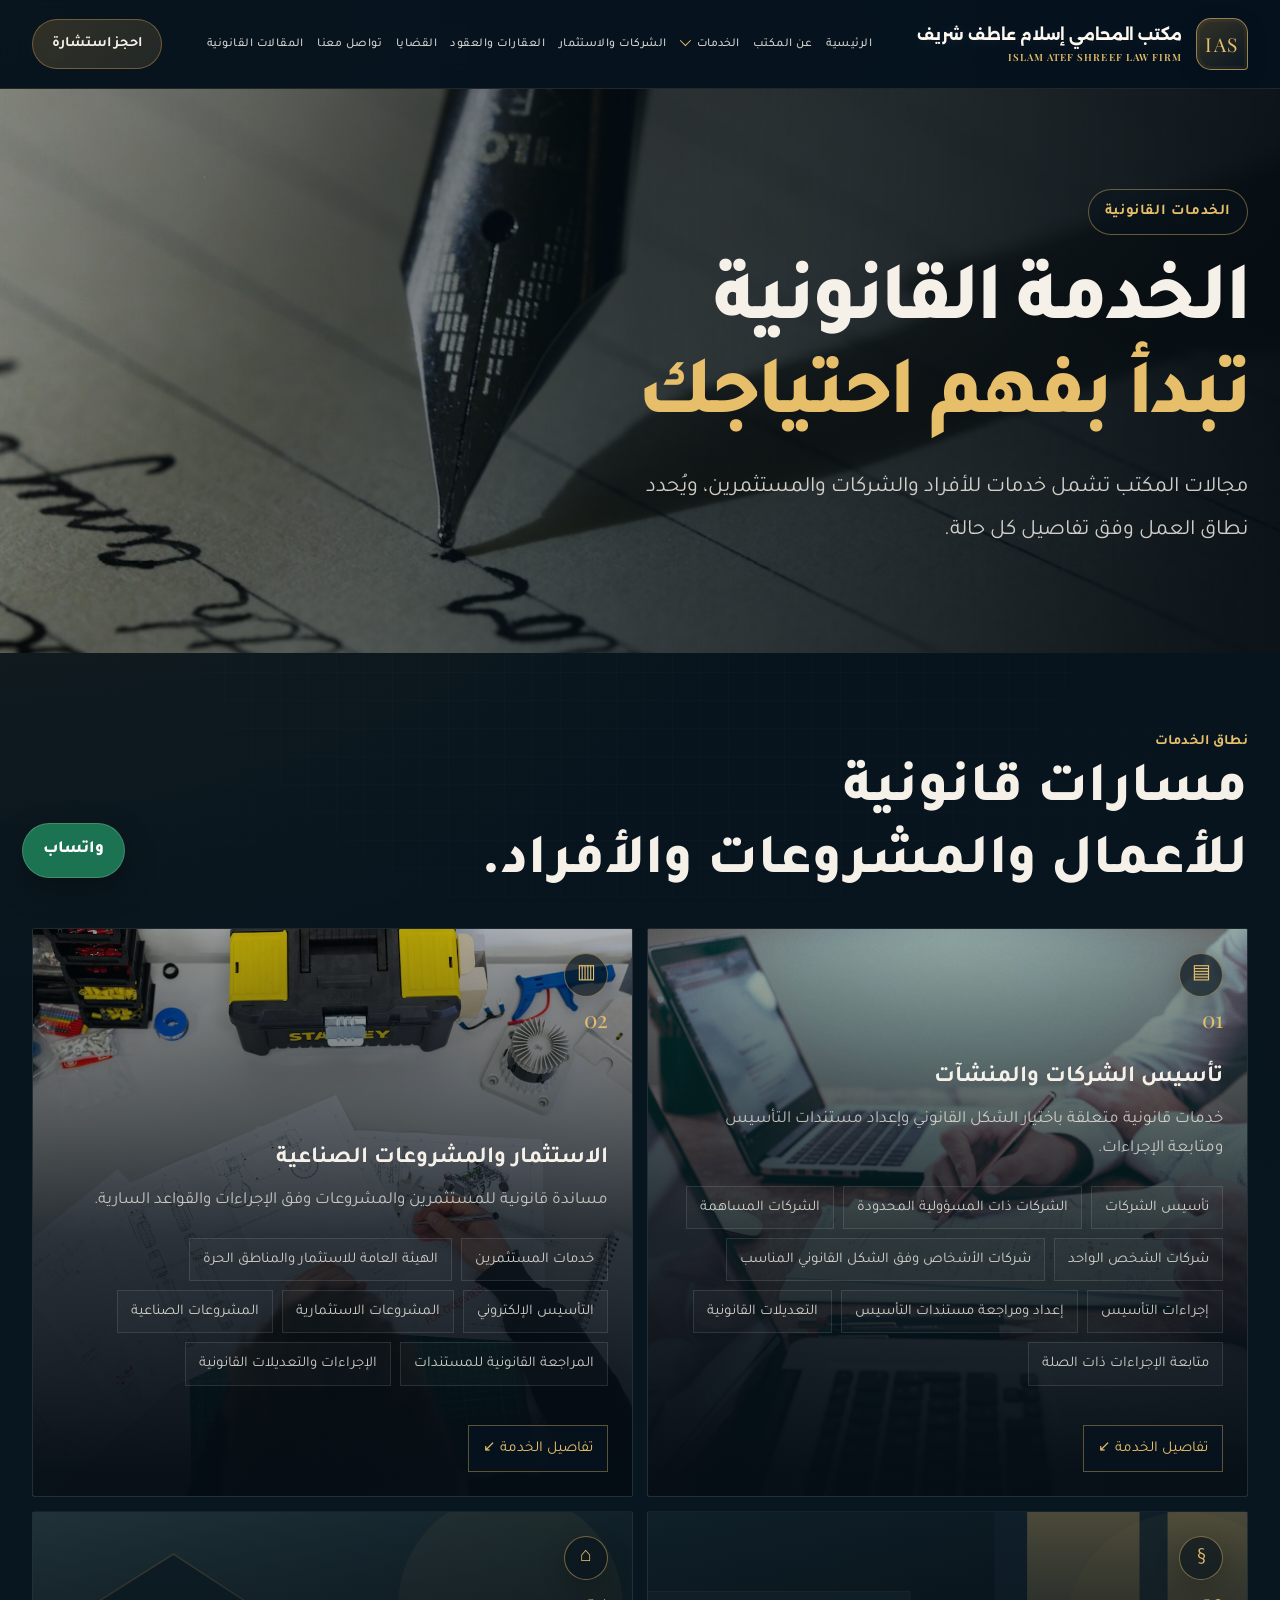
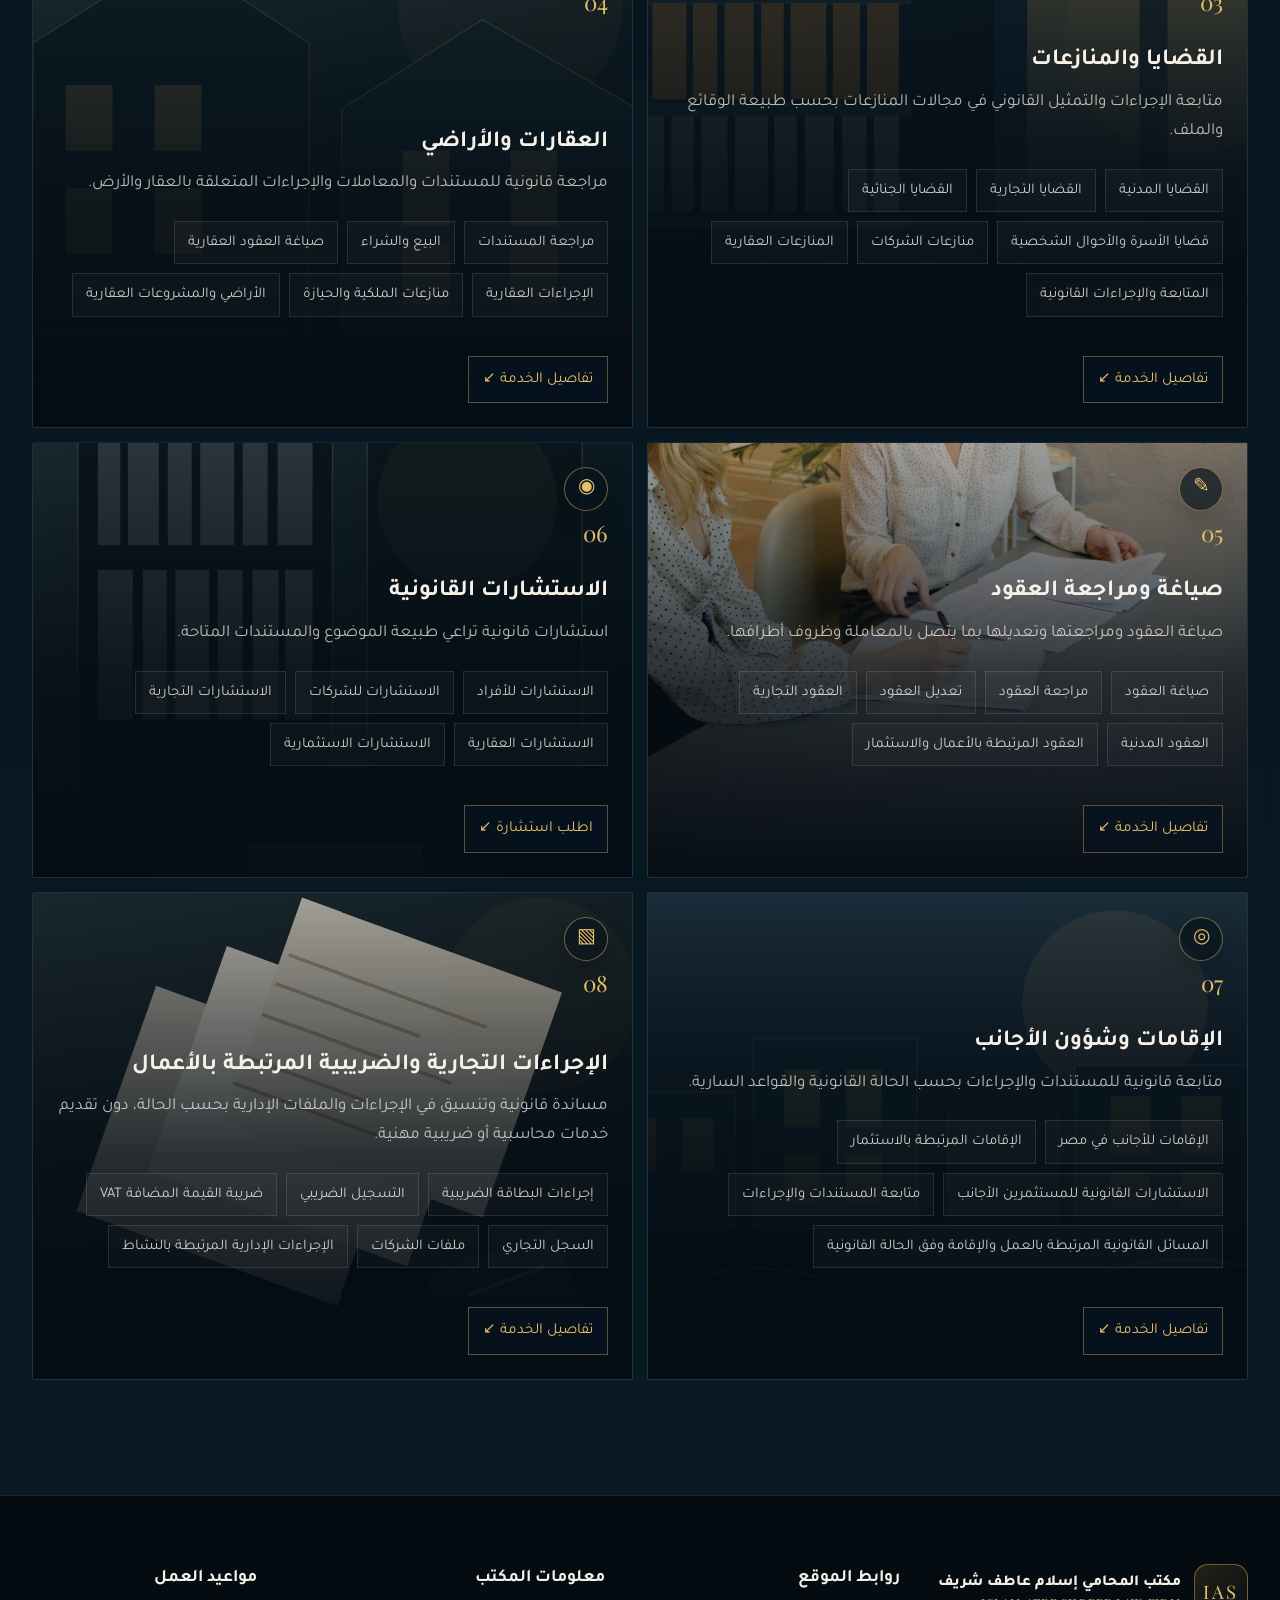
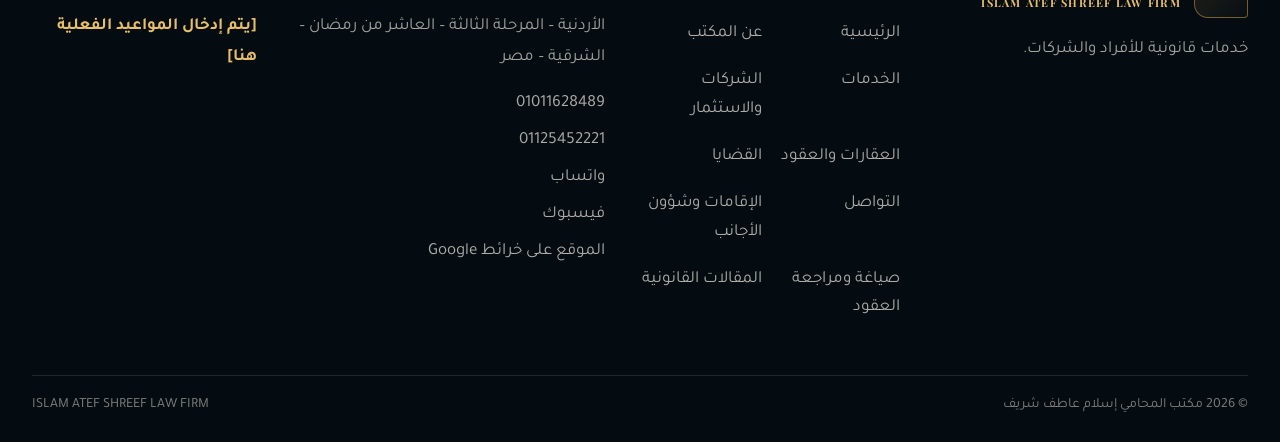
<file: services.html>
<!doctype html>
<html lang="ar" dir="rtl">
<head>
  <meta charset="utf-8"><meta name="viewport" content="width=device-width,initial-scale=1">
  <meta name="description" content="خدمات مكتب المحامي إسلام عاطف شريف: تأسيس الشركات والاستثمار والتقاضي والعقارات والعقود والاستشارات وشؤون الأجانب.">
  <meta name="theme-color" content="#06131f"><meta property="og:type" content="website"><meta property="og:title" content="الخدمات القانونية | ISLAM ATEF SHREEF LAW FIRM"><meta property="og:description" content="مجالات الخدمات القانونية للأفراد والشركات.">
  <title>الخدمات القانونية | ISLAM ATEF SHREEF LAW FIRM</title><link rel="icon" href="assets/favicon.svg" type="image/svg+xml">
  <link rel="preconnect" href="https://fonts.googleapis.com"><link rel="preconnect" href="https://fonts.gstatic.com" crossorigin><link href="https://fonts.googleapis.com/css2?family=Alexandria:wght@500;600;700;800&family=Playfair+Display:wght@500;600;700&family=Tajawal:wght@400;500;700;800&display=swap" rel="stylesheet"><link rel="stylesheet" href="style.css">
</head>
<body><div class="page-shell">
<header class="topbar"><div class="container nav-wrap"><a class="brand-block" href="index.html" aria-label="الرئيسية - مكتب المحامي إسلام عاطف شريف"><span class="brand-mark">IAS</span><span class="brand-copy"><span class="brand-ar">مكتب المحامي إسلام عاطف شريف</span><span class="brand-name">ISLAM ATEF SHREEF LAW FIRM</span></span></a><button class="menu-toggle" type="button" aria-expanded="false" aria-controls="main-navigation" aria-label="فتح القائمة"><span></span><span></span></button><nav class="main-nav" id="main-navigation" aria-label="التنقل الرئيسي"><a href="index.html">الرئيسية</a><a href="about.html">عن المكتب</a><a aria-current="page" href="services.html">الخدمات</a><a href="corporate-investment.html">الشركات والاستثمار</a><a href="real-estate-contracts.html">العقارات والعقود</a><a href="litigation.html">القضايا</a><a href="contact.html">التواصل</a></nav><a class="nav-cta" href="contact.html">تواصل مع المكتب</a></div></header>
<main>
<section class="page-hero hero-scene scene-documents"><div class="hero-image" role="img" aria-label="مستندات قانونية بإضاءة فنية"></div><div class="hero-shade"></div><div class="container page-hero-content reveal"><span class="eyebrow">الخدمات القانونية</span><h1>الخدمة القانونية<br><span>تبدأ بفهم احتياجك</span></h1><p>مجالات المكتب تشمل خدمات للأفراد والشركات والمستثمرين، ويُحدد نطاق العمل وفق تفاصيل كل حالة.</p></div></section>
<section class="section-shell service-list-section"><div class="container section-heading reveal"><span class="section-kicker">نطاق الخدمات</span><h2>مسارات قانونية<br>للأعمال والمشروعات والأفراد.</h2></div><div class="container service-list">
<article class="service-detail reveal" id="companies" data-destination="corporate-investment.html"><span class="service-number">01</span><div><h2>تأسيس الشركات والمنشآت</h2><p>خدمات قانونية متعلقة باختيار الشكل القانوني وإعداد مستندات التأسيس ومتابعة الإجراءات.</p><ul class="service-tags"><li>تأسيس الشركات</li><li>الشركات ذات المسؤولية المحدودة</li><li>الشركات المساهمة</li><li>شركات الشخص الواحد</li><li>شركات الأشخاص وفق الشكل القانوني المناسب</li><li>إجراءات التأسيس</li><li>إعداد ومراجعة مستندات التأسيس</li><li>التعديلات القانونية</li><li>متابعة الإجراءات ذات الصلة</li></ul></div><a class="service-arrow" href="corporate-investment.html" aria-label="تفاصيل الشركات والاستثمار">تفاصيل الخدمة ↙</a></article>
<article class="service-detail reveal" id="investment" data-destination="corporate-investment.html#investment-projects"><span class="service-number">02</span><div><h2>الاستثمار والمشروعات الصناعية</h2><p>مساندة قانونية للمستثمرين والمشروعات وفق الإجراءات والقواعد السارية.</p><ul class="service-tags"><li>خدمات المستثمرين</li><li>الهيئة العامة للاستثمار والمناطق الحرة</li><li>التأسيس الإلكتروني</li><li>المشروعات الاستثمارية</li><li>المشروعات الصناعية</li><li>المراجعة القانونية للمستندات</li><li>الإجراءات والتعديلات القانونية</li></ul></div><a class="service-arrow" href="corporate-investment.html#investment-projects" aria-label="تفاصيل الاستثمار">تفاصيل الخدمة ↙</a></article>
<article class="service-detail reveal" id="disputes" data-destination="litigation.html"><span class="service-number">03</span><div><h2>القضايا والمنازعات</h2><p>متابعة الإجراءات والتمثيل القانوني في مجالات المنازعات بحسب طبيعة الوقائع والملف.</p><ul class="service-tags"><li>القضايا المدنية</li><li>القضايا التجارية</li><li>القضايا الجنائية</li><li>قضايا الأسرة والأحوال الشخصية</li><li>منازعات الشركات</li><li>المنازعات العقارية</li><li>المتابعة والإجراءات القانونية</li></ul></div><a class="service-arrow" href="litigation.html" aria-label="تفاصيل القضايا">تفاصيل الخدمة ↙</a></article>
<article class="service-detail reveal" id="property" data-destination="real-estate-contracts.html"><span class="service-number">04</span><div><h2>العقارات والأراضي</h2><p>مراجعة قانونية للمستندات والمعاملات والإجراءات المتعلقة بالعقار والأرض.</p><ul class="service-tags"><li>مراجعة المستندات</li><li>البيع والشراء</li><li>صياغة العقود العقارية</li><li>الإجراءات العقارية</li><li>منازعات الملكية والحيازة</li><li>الأراضي والمشروعات العقارية</li></ul></div><a class="service-arrow" href="real-estate-contracts.html" aria-label="تفاصيل العقارات والعقود">تفاصيل الخدمة ↙</a></article>
<article class="service-detail reveal" id="contracts" data-destination="contracts.html"><span class="service-number">05</span><div><h2>صياغة ومراجعة العقود</h2><p>صياغة العقود ومراجعتها وتعديلها بما يتصل بالمعاملة وظروف أطرافها.</p><ul class="service-tags"><li>صياغة العقود</li><li>مراجعة العقود</li><li>تعديل العقود</li><li>العقود التجارية</li><li>العقود المدنية</li><li>العقود المرتبطة بالأعمال والاستثمار</li></ul></div><a class="service-arrow" href="contracts.html" aria-label="تفاصيل العقود">تفاصيل الخدمة ↙</a></article>
<article class="service-detail reveal" id="consultation" data-destination="contact.html"><span class="service-number">06</span><div><h2>الاستشارات القانونية</h2><p>استشارات قانونية تراعي طبيعة الموضوع والمستندات المتاحة.</p><ul class="service-tags"><li>الاستشارات للأفراد</li><li>الاستشارات للشركات</li><li>الاستشارات التجارية</li><li>الاستشارات العقارية</li><li>الاستشارات الاستثمارية</li></ul></div><a class="service-arrow" href="contact.html" aria-label="اطلب التواصل">اطلب استشارة ↙</a></article>
<article class="service-detail reveal" id="residency" data-destination="foreigners.html#residency"><span class="service-number">07</span><div><h2>الإقامات وشؤون الأجانب</h2><p>متابعة قانونية للمستندات والإجراءات بحسب الحالة القانونية والقواعد السارية.</p><ul class="service-tags"><li>الإقامات للأجانب في مصر</li><li>الإقامات المرتبطة بالاستثمار</li><li>الاستشارات القانونية للمستثمرين الأجانب</li><li>متابعة المستندات والإجراءات</li><li>المسائل القانونية المرتبطة بالعمل والإقامة وفق الحالة القانونية</li></ul></div><a class="service-arrow" href="foreigners.html#residency" aria-label="التواصل بشأن الإقامات">تفاصيل الخدمة ↙</a></article>
<article class="service-detail reveal" id="business-procedures" data-destination="corporate-investment.html#business-records"><span class="service-number">08</span><div><h2>الإجراءات التجارية والضريبية المرتبطة بالأعمال</h2><p>مساندة قانونية وتنسيق في الإجراءات والملفات الإدارية بحسب الحالة، دون تقديم خدمات محاسبية أو ضريبية مهنية.</p><ul class="service-tags"><li>إجراءات البطاقة الضريبية</li><li>التسجيل الضريبي</li><li>ضريبة القيمة المضافة VAT</li><li>السجل التجاري</li><li>ملفات الشركات</li><li>الإجراءات الإدارية المرتبطة بالنشاط</li></ul></div><a class="service-arrow" href="corporate-investment.html#business-records" aria-label="تفاصيل إجراءات الأعمال">تفاصيل الخدمة ↙</a></article>
</div></section>
</main>
<footer class="footer-shell"><div class="container footer-grid"><div class="footer-brand"><a class="brand-block" href="index.html"><span class="brand-mark">IAS</span><span class="brand-copy"><span class="brand-ar">مكتب المحامي إسلام عاطف شريف</span><span class="brand-name">ISLAM ATEF SHREEF LAW FIRM</span></span></a><p>خدمات قانونية للأفراد والشركات.</p></div><div class="footer-col"><h2>روابط الموقع</h2><nav class="footer-links" aria-label="روابط الموقع"><a href="index.html">الرئيسية</a><a href="about.html">عن المكتب</a><a href="services.html">الخدمات</a><a href="corporate-investment.html">الشركات والاستثمار</a><a href="real-estate-contracts.html">العقارات والعقود</a><a href="litigation.html">القضايا</a><a href="contact.html">التواصل</a></nav></div><div class="footer-col"><h2>معلومات المكتب</h2><p>الأردنية – المرحلة الثالثة – العاشر من رمضان – الشرقية – مصر</p><a href="tel:+201011628489" dir="ltr">01011628489</a><a href="tel:+201125452221" dir="ltr">01125452221</a><a href="https://wa.me/201011628489">واتساب</a><a href="https://www.facebook.com/IASlawyer">فيسبوك</a><a href="https://www.google.com/maps/search/?api=1&amp;query=%D8%A7%D9%84%D8%A3%D8%B1%D8%AF%D9%86%D9%8A%D8%A9%20%D8%A7%D9%84%D9%85%D8%B1%D8%AD%D9%84%D8%A9%20%D8%A7%D9%84%D8%AB%D8%A7%D9%84%D8%AB%D8%A9%20%D8%A7%D9%84%D8%B9%D8%A7%D8%B4%D8%B1%20%D9%85%D9%86%20%D8%B1%D9%85%D8%B6%D8%A7%D9%86">الموقع على خرائط Google</a></div><div class="footer-col"><h2>مواعيد العمل</h2><!-- OFFICE WORKING HOURS — EDIT HERE --><p class="working-hours">[يتم إدخال المواعيد الفعلية هنا]</p></div></div><div class="container footer-bottom"><span>© <span data-year></span> مكتب المحامي إسلام عاطف شريف</span><span>ISLAM ATEF SHREEF LAW FIRM</span></div></footer></div><a class="floating-whatsapp" href="https://wa.me/201011628489" target="_blank" rel="noopener noreferrer" aria-label="تواصل عبر واتساب">واتساب</a><script src="script.js" defer></script></body></html>
</file>
<file: style.css>
:root {
  --navy-950: #06131f;
  --navy-900: #071018;
  --navy-800: #0a1d2b;
  --navy-700: #112b3d;
  --gold-500: #d6a24a;
  --gold-400: #e7be6a;
  --ivory-100: #f5f0e8;
  --ivory-200: #eee5d8;
  --white: #ffffff;
  --gray: #a7afb8;
  --shadow: rgba(5, 13, 20, 0.42);
  --border: rgba(255,255,255,0.09);
  --content-width: 1200px;
}

* {
  box-sizing: border-box;
}

html {
  scroll-behavior: smooth;
}

body {
  margin: 0;
  font-family: "Tajawal", "Segoe UI", sans-serif;
  background:
    radial-gradient(circle at top left, rgba(214, 162, 74, 0.12), transparent 26%),
    linear-gradient(180deg, var(--navy-950) 0%, #07141d 18%, #091b26 100%);
  color: var(--ivory-100);
  line-height: 1.7;
}

body::before {
  content: "";
  position: fixed;
  inset: 0;
  background-image:
    linear-gradient(rgba(255,255,255,0.015) 1px, transparent 1px),
    linear-gradient(90deg, rgba(255,255,255,0.015) 1px, transparent 1px);
  background-size: 28px 28px;
  mask-image: radial-gradient(circle at center, black 40%, transparent 100%);
  pointer-events: none;
  z-index: 0;
}

img {
  max-width: 100%;
  display: block;
}

button,
a {
  font: inherit;
}

.page-shell {
  position: relative;
  z-index: 1;
}

.container {
  width: min(var(--content-width), calc(100% - 40px));
  margin: 0 auto;
}

.section-shell {
  position: relative;
  padding: 90px 0;
}

.topbar {
  position: sticky;
  top: 0;
  z-index: 10;
  backdrop-filter: blur(14px);
  background: rgba(6, 19, 31, 0.45);
  border-bottom: 1px solid rgba(255,255,255,0.06);
}

.nav-wrap {
  display: flex;
  align-items: center;
  justify-content: space-between;
  min-height: 82px;
  gap: 20px;
}

.brand-block {
  display: inline-flex;
  align-items: center;
  gap: 14px;
}

.brand-mark {
  width: 48px;
  height: 48px;
  display: grid;
  place-items: center;
  border: 1px solid rgba(214, 162, 74, 0.5);
  border-radius: 14px;
  color: var(--gold-400);
  background: linear-gradient(135deg, rgba(214, 162, 74, 0.15), rgba(255,255,255,0.01));
  font-family: "Playfair Display", serif;
  font-size: 1.1rem;
  letter-spacing: 0.13em;
}

.brand-copy {
  display: flex;
  flex-direction: column;
  line-height: 1.1;
}

.brand-name,
.brand-sub {
  display: block;
  letter-spacing: 0.08em;
}

.brand-name {
  font-size: 0.7rem;
  color: var(--ivory-100);
  font-weight: 700;
}

.brand-sub {
  font-size: 0.62rem;
  color: var(--gold-400);
  letter-spacing: 0.18em;
  margin-top: 3px;
}

.main-nav {
  display: flex;
  align-items: center;
  gap: clamp(14px, 2vw, 32px);
}

.main-nav a {
  color: rgba(245, 240, 232, 0.78);
  text-decoration: none;
  font-size: 0.92rem;
  letter-spacing: 0.04em;
  transition: color 0.25s ease;
}

.main-nav a:hover,
.main-nav a:focus-visible {
  color: var(--gold-400);
}

.nav-cta,
.button {
  display: inline-flex;
  align-items: center;
  justify-content: center;
  border-radius: 999px;
  text-decoration: none;
  transition: transform 0.25s ease, box-shadow 0.25s ease, border-color 0.25s ease;
}

.nav-cta {
  padding: 12px 22px;
  background: linear-gradient(135deg, rgba(214, 162, 74, 0.2), rgba(231, 190, 106, 0.12));
  border: 1px solid rgba(214, 162, 74, 0.42);
  color: var(--ivory-100);
  letter-spacing: 0.06em;
  text-transform: uppercase;
  font-size: 0.72rem;
}

.nav-cta:hover,
.button:hover {
  transform: translateY(-1px);
}

.intro {
  padding-top: 72px;
}

.intro-grid {
  display: grid;
  grid-template-columns: 0.8fr 2.2fr 1fr;
  gap: 28px;
  align-items: end;
}

.eyebrow-wrap {
  display: flex;
  align-items: flex-end;
  justify-content: flex-start;
  min-height: 100%;
}

.eyebrow {
  display: inline-block;
  padding: 10px 18px;
  border: 1px solid rgba(214, 162, 74, 0.45);
  border-radius: 999px;
  color: var(--gold-400);
  background: rgba(214, 162, 74, 0.06);
  text-transform: uppercase;
  letter-spacing: 0.12em;
  font-size: 0.68rem;
  font-weight: 700;
}

.kicker,
.section-kicker {
  margin: 0 0 18px;
  color: var(--gold-400);
  text-transform: uppercase;
  letter-spacing: 0.12em;
  font-size: 0.78rem;
  font-weight: 700;
}

.intro-copy h1,
.hero-copy h2,
.section-heading h2,
.split-copy h2,
.about-copy h2 {
  margin: 0;
  color: var(--ivory-100);
  font-family: "Playfair Display", serif;
  font-weight: 600;
  line-height: 1.04;
}

.intro-copy h1 {
  font-size: clamp(3rem, 5vw, 6rem);
  max-width: 700px;
}

.lede {
  max-width: 600px;
  margin: 22px 0 0;
  color: rgba(245, 240, 232, 0.8);
  font-size: clamp(1rem, 1.5vw, 1.2rem);
}

.intro-metric {
  display: grid;
  gap: 18px;
  justify-content: end;
}

.metric-block {
  min-width: 170px;
  padding: 22px 18px;
  border-radius: 24px;
  background: rgba(255,255,255,0.02);
  border: 1px solid var(--border);
  box-shadow: 0 18px 40px rgba(7,16,24,0.24);
}

.metric-block-alt {
  background: linear-gradient(135deg, rgba(214,162,74,0.14), rgba(255,255,255,0.02));
}

.metric-number {
  display: block;
  font-size: clamp(2rem, 4vw, 3.2rem);
  color: var(--gold-400);
  line-height: 1;
  font-family: "Playfair Display", serif;
}

.metric-label {
  display: block;
  margin-top: 10px;
  color: rgba(245,240,232,0.72);
  font-size: 0.86rem;
}

.hero {
  padding-top: 38px;
}

.hero-grid {
  display: grid;
  grid-template-columns: 1fr 1.1fr;
  gap: 48px;
  align-items: center;
}

.hero-copy {
  max-width: 560px;
}

.hero-copy h2,
.section-heading h2,
.split-copy h2,
.about-copy h2 {
  font-size: clamp(2.5rem, 4vw, 4.4rem);
  margin-bottom: 18px;
}

.hero-copy p,
.split-copy p,
.about-copy p {
  color: rgba(245,240,232,0.8);
  font-size: 1.1rem;
}

.hero-actions {
  display: flex;
  flex-wrap: wrap;
  gap: 16px;
  margin-top: 30px;
}

.button {
  padding: 16px 24px;
  font-weight: 700;
  letter-spacing: 0.04em;
}

.button.primary {
  background: linear-gradient(135deg, var(--gold-500), var(--gold-400));
  color: #111111;
  box-shadow: 0 12px 32px rgba(214,162,74,0.28);
}

.button.secondary {
  border: 1px solid rgba(255,255,255,0.18);
  background: rgba(255,255,255,0.02);
  color: var(--ivory-100);
}

.hero-visual {
  position: relative;
  min-height: 620px;
  border-radius: 38px;
  background:
    radial-gradient(circle at 20% 10%, rgba(214,162,74,0.25), transparent 20%),
    linear-gradient(135deg, rgba(8,17,25,0.7), rgba(11,23,33,0.94));
  border: 1px solid rgba(255,255,255,0.06);
  box-shadow: 0 40px 80px rgba(0,0,0,0.3);
  overflow: hidden;
}

.hero-visual::before {
  content: "";
  position: absolute;
  inset: 0;
  background:
    linear-gradient(120deg, rgba(0,0,0,0.15), rgba(0,0,0,0.38)),
    linear-gradient(135deg, rgba(145,119,70,0.22), transparent 35%),
    url('assets/architecture-pattern.svg') center/cover no-repeat;
  opacity: 0.9;
}

.visual-panel {
  position: absolute;
  border: 1px solid rgba(255,255,255,0.08);
  background: rgba(7, 16, 24, 0.5);
  backdrop-filter: blur(8px);
  box-shadow: 0 24px 46px rgba(0, 0, 0, 0.26);
}

.panel-large {
  right: 42px;
  bottom: 42px;
  width: 72%;
  height: 76%;
  border-radius: 32px;
  background:
    linear-gradient(145deg, rgba(214,162,74,0.18), rgba(41,58,68,0.12) 40%, rgba(0,0,0,0.06));
}

.panel-glow {
  position: absolute;
  inset: 16% 10% auto auto;
  width: 160px;
  height: 160px;
  border-radius: 50%;
  background: radial-gradient(circle, rgba(214,162,74,0.42), transparent 70%);
  filter: blur(25px);
}

.panel-content {
  position: absolute;
  left: 30px;
  bottom: 30px;
  display: flex;
  flex-direction: column;
  gap: 8px;
}

.panel-label,
.visual-overlay span {
  display: inline-block;
  text-transform: uppercase;
  letter-spacing: 0.12em;
  color: var(--gold-400);
  font-size: 0.67rem;
  font-weight: 700;
}

.panel-content strong,
.visual-overlay strong {
  font-size: clamp(1.5rem, 2vw, 2.7rem);
  line-height: 1.1;
  font-family: "Playfair Display", serif;
  max-width: 260px;
}

.panel-mini {
  left: 32px;
  padding: 18px 20px 16px;
  border-radius: 18px;
  display: flex;
  flex-direction: column;
  gap: 8px;
  min-width: 190px;
}

.panel-mini-top {
  top: 52px;
}

.panel-mini-bottom {
  bottom: 110px;
}

.panel-mini span {
  color: rgba(245,240,232,0.72);
  letter-spacing: 0.06em;
  text-transform: uppercase;
  font-size: 0.7rem;
}

.panel-mini strong {
  font-size: 1.2rem;
  font-family: "Playfair Display", serif;
  line-height: 1.2;
}

.section-heading {
  margin-bottom: 28px;
}

.expertise-grid {
  display: grid;
  grid-template-columns: repeat(4, minmax(0, 1fr));
  gap: 20px;
}

.expertise-card {
  position: relative;
  padding: 32px 24px 26px;
  border-radius: 24px;
  border: 1px solid var(--border);
  background: linear-gradient(180deg, rgba(255,255,255,0.015), rgba(255,255,255,0.02));
  box-shadow: 0 24px 44px rgba(0, 0, 0, 0.18);
}

.card-index {
  display: inline-flex;
  align-items: center;
  justify-content: center;
  width: 58px;
  height: 58px;
  border-radius: 50%;
  background: rgba(214,162,74,0.12);
  border: 1px solid rgba(214,162,74,0.35);
  color: var(--gold-400);
  font-family: "Playfair Display", serif;
  font-size: 1.2rem;
  margin-bottom: 26px;
}

.expertise-card h3 {
  margin: 0 0 10px;
  font-size: clamp(1.4rem, 2vw, 1.8rem);
  font-family: "Playfair Display", serif;
}

.expertise-card p {
  margin: 0;
  color: rgba(245,240,232,0.76);
  font-size: 1.05rem;
}

.service-split {
  padding-top: 24px;
}

.split-layout {
  display: grid;
  grid-template-columns: 1fr 1.05fr;
  gap: 42px;
  align-items: center;
}

.reverse-layout {
  grid-template-columns: 1.05fr 1fr;
}

.split-copy {
  max-width: 560px;
}

.split-copy ul {
  list-style: none;
  padding: 0;
  margin: 24px 0 0;
  display: grid;
  gap: 12px;
}

.split-copy li {
  position: relative;
  padding-left: 22px;
  color: rgba(245,240,232,0.82);
  font-size: 1rem;
}

.split-copy li::before {
  content: "";
  position: absolute;
  left: 0;
  top: 0.72em;
  width: 8px;
  height: 8px;
  border-radius: 50%;
  background: linear-gradient(135deg, var(--gold-500), var(--gold-400));
}

.split-visual {
  position: relative;
  min-height: 520px;
  border-radius: 36px;
  border: 1px solid rgba(255,255,255,0.06);
  box-shadow: 0 30px 60px rgba(0,0,0,0.25);
  overflow: hidden;
  background: linear-gradient(135deg, rgba(6, 19, 31, 0.75), rgba(10, 29, 43, 0.96));
}

.split-visual::before {
  content: "";
  position: absolute;
  inset: 0;
  background:
    linear-gradient(120deg, rgba(0,0,0,0.14), rgba(0,0,0,0.4)),
    url('assets/architecture-pattern.svg') center/cover no-repeat;
  opacity: 0.9;
}

.visual-business {
  background: linear-gradient(145deg, rgba(12,27,39,0.8), rgba(10,18,25,0.96));
}

.visual-real-estate {
  background: linear-gradient(145deg, rgba(14,28,35,0.8), rgba(10,20,27,0.96));
}

.visual-litigation {
  background: linear-gradient(145deg, rgba(15,17,23,0.8), rgba(9,14,17,0.96));
}

.visual-residency {
  background: linear-gradient(145deg, rgba(12,22,34,0.8), rgba(9,18,26,0.96));
}

.visual-overlay {
  position: absolute;
  left: 26px;
  bottom: 26px;
  display: flex;
  flex-direction: column;
  gap: 10px;
  max-width: 360px;
  padding: 18px 20px;
  border-radius: 20px;
  background: rgba(5, 13, 20, 0.48);
  border: 1px solid rgba(255,255,255,0.08);
  backdrop-filter: blur(8px);
}

.visual-overlay strong {
  font-size: clamp(1.8rem, 2vw, 2.8rem);
}

.alt-panel {
  padding-top: 10px;
}

.about {
  padding-bottom: 52px;
}

.about-layout {
  display: grid;
  grid-template-columns: 0.9fr 1.1fr;
  gap: 42px;
  align-items: center;
}

.about-portrait {
  position: relative;
}

.portrait-frame {
  position: relative;
  min-height: 560px;
  border-radius: 36px;
  border: 1px solid rgba(255,255,255,0.08);
  background:
    linear-gradient(135deg, rgba(214,162,74,0.14), rgba(10,29,43,0.22)),
    url('assets/architecture-pattern.svg') center/cover no-repeat;
  box-shadow: 0 30px 62px rgba(0,0,0,0.28);
  overflow: hidden;
}

.portrait-frame::before {
  content: "";
  position: absolute;
  inset: 14% 12% 18% 12%;
  border-radius: 26px 26px 32px 32px;
  background: linear-gradient(180deg, rgba(245, 240, 232, 0.22), rgba(255,255,255,0.04));
  border: 1px solid rgba(255,255,255,0.1);
  box-shadow: inset 0 0 0 1px rgba(214,162,74,0.1);
}

.portrait-badge {
  position: absolute;
  right: 28px;
  bottom: 28px;
  padding: 12px 18px;
  border-radius: 999px;
  background: rgba(7,16,24,0.72);
  border: 1px solid rgba(214,162,74,0.45);
  color: var(--gold-400);
  text-transform: uppercase;
  letter-spacing: 0.12em;
  font-size: 0.68rem;
  font-weight: 700;
}

.about-copy {
  max-width: 620px;
}

.arabic-name {
  margin: 6px 0 18px;
  color: var(--gold-400);
  font-size: 1.2rem;
}

.signature-row {
  display: flex;
  flex-wrap: wrap;
  gap: 20px 30px;
  margin-top: 30px;
}

.signature-row > div {
  min-width: 190px;
}

.label {
  display: block;
  margin-bottom: 4px;
  color: rgba(245,240,232,0.64);
  font-size: 0.7rem;
  text-transform: uppercase;
  letter-spacing: 0.12em;
}

.footer-shell {
  padding: 30px 0 28px;
  border-top: 1px solid var(--border);
  background: rgba(5, 12, 17, 0.7);
}

.footer-grid {
  display: grid;
  grid-template-columns: 1.1fr 1fr;
  gap: 28px;
  align-items: start;
}

.footer-brand p,
.footer-contact li {
  color: rgba(245,240,232,0.78);
}

.footer-contact h3 {
  margin: 0 0 18px;
  font-size: clamp(1.6rem, 2vw, 2rem);
  font-family: "Playfair Display", serif;
}

.footer-contact ul {
  list-style: none;
  padding: 0;
  margin: 0;
  display: grid;
  gap: 10px;
}

.footer-contact a {
  color: var(--gold-400);
  text-decoration: none;
}

.footer-bottom {
  margin-top: 26px;
  padding-top: 18px;
  border-top: 1px solid var(--border);
  display: flex;
  justify-content: space-between;
  gap: 12px;
  color: rgba(245,240,232,0.68);
  font-size: 0.9rem;
}

.reveal {
  opacity: 0;
  transform: translateY(22px);
  transition: opacity 0.75s ease, transform 0.75s ease;
}

.reveal.visible {
  opacity: 1;
  transform: translateY(0);
}

@media (max-width: 980px) {
  .main-nav {
    display: none;
  }

  .intro-grid,
  .hero-grid,
  .split-layout,
  .reverse-layout,
  .about-layout,
  .footer-grid,
  .expertise-grid {
    grid-template-columns: 1fr;
  }

  .intro-metric {
    justify-content: start;
    grid-template-columns: repeat(2, minmax(0, 1fr));
  }

  .hero-visual {
    min-height: 500px;
  }

  .section-heading h2,
  .split-copy h2,
  .about-copy h2,
  .hero-copy h2 {
    max-width: 100%;
  }
}

@media (max-width: 640px) {
  .section-shell {
    padding: 72px 0;
  }

  .nav-wrap {
    min-height: 72px;
  }

  .brand-name {
    letter-spacing: 0.06em;
  }

  .nav-cta {
    display: none;
  }

  .intro-grid {
    gap: 24px;
  }

  .intro-copy h1 {
    font-size: 2.8rem;
  }

  .hero-visual {
    min-height: 400px;
  }

  .panel-large {
    right: 18px;
    bottom: 18px;
    width: 78%;
  }

  .panel-mini {
    left: 18px;
    min-width: 160px;
    padding: 16px 18px;
  }

  .panel-mini-top {
    top: 24px;
  }

  .panel-mini-bottom {
    bottom: 92px;
  }

  .visual-overlay {
    left: 18px;
    right: 18px;
    bottom: 18px;
  }

  .footer-bottom {
    flex-direction: column;
    align-items: flex-start;
  }
}

/* Shared Arabic-first visual system */
:root {
  --scroll-position: 0px;
  --navy-950: #06131f;
  --navy-900: #071018;
  --navy-800: #0a1d2b;
  --gold-500: #d6a24a;
  --gold-400: #e7be6a;
  --ivory-100: #f5f0e8;
  --ivory-200: #eee5d8;
  --border: rgba(255,255,255,.11);
}

html { scroll-padding-top: 96px; }
body { direction: rtl; text-align: right; overflow-x: hidden; font-size: 17px; }
a { color: inherit; }
.container { width: min(1240px, calc(100% - 64px)); }
.section-shell { padding: clamp(74px, 9vw, 132px) 0; }
.topbar { background: rgba(6,19,31,.9); border-bottom-color: rgba(231,190,106,.12); }
.nav-wrap { min-height: 88px; gap: 28px; }
.brand-block { flex-shrink: 0; gap: 13px; text-decoration: none; color: var(--ivory-100); }
.brand-mark { width: 50px; height: 50px; border-radius: 14px 14px 4px 14px; }
.brand-copy { gap: 4px; }
.brand-ar { color: var(--ivory-100); font-weight: 800; font-size: .94rem; line-height: 1.2; }
.brand-name { direction: ltr; text-align: right; font-family: "Playfair Display", serif; font-size: .58rem; letter-spacing: .12em; color: var(--gold-400); }
.main-nav { gap: clamp(11px, 1.35vw, 22px); }
.main-nav a { color: rgba(245,240,232,.86); white-space: nowrap; font-size: .9rem; }
.main-nav a[aria-current="page"] { color: var(--gold-400); }
.nav-cta { padding: 12px 19px; white-space: nowrap; text-transform: none; letter-spacing: 0; font-family: "Tajawal", sans-serif; font-weight: 700; font-size: .9rem; }
.menu-toggle { display: none; }

.home-hero, .page-hero, .feature-band, .map-panel { position: relative; isolation: isolate; overflow: hidden; }
.home-hero { min-height: min(800px, calc(100svh - 88px)); min-height: clamp(640px, 78svh, 880px); display: flex; align-items: center; background: #08141d; }
.hero-image, .feature-image { position: absolute; inset: -4%; z-index: -2; background-size: cover; background-position: center; will-change: transform; animation: scene-drift 38s ease-in-out infinite alternate; transform: translate3d(0,var(--scroll-position),0) scale(1.045); }
.scene-library .hero-image { background-image: url("assets/hero/legal-library.jpg"); background-position: 55% center; }
.scene-office .hero-image { background-image: url("assets/about/law-office.jpg"); }
.scene-documents .hero-image { background-image: url("assets/contracts/contract-pen.jpg"); }
.scene-corporate .hero-image, .scene-corporate .feature-image { background-image: url("assets/companies/boardroom.jpg"); }
.scene-architecture .hero-image { background-image: url("assets/real-estate/architecture.jpg"); }
.scene-court .hero-image, .scene-court .feature-image { background-image: url("assets/hero/legal-library.jpg"); }
.scene-international .hero-image { background-image: url("assets/litigation/courtroom.jpg"); }
.scene-international .feature-image { background-image: url("assets/foreigners/international-business.jpg"); }
.scene-formation { background-image: url("assets/companies/company-documents.jpg"); }
.scene-industrial { background-image: url("assets/industrial/factory.jpg"); }
.property-tile.scene-architecture { background-image: url("assets/real-estate/architecture.jpg"); }
.property-tile.scene-documents { background-image: url("assets/contracts/contract-pen.jpg"); }
.property-tile.scene-court { background-image: url("assets/hero/legal-library.jpg"); }
.property-tile.scene-industrial { background-image: url("assets/industrial/factory.jpg"); }
.scene-documents .feature-image, .document-band .feature-image { background-image: url("assets/companies/signing-documents.jpg"); }
.hero-shade { position: absolute; inset: 0; z-index: -1; background: linear-gradient(270deg, rgba(4,12,19,.97) 0%, rgba(5,15,23,.86) 35%, rgba(5,15,23,.42) 70%, rgba(5,15,23,.12) 100%), linear-gradient(0deg,rgba(5,13,20,.66),transparent 42%); }
.home-hero::after, .feature-band::after { content: ""; position: absolute; z-index: -1; inset: -30% auto -30% -20%; width: 42%; background: linear-gradient(90deg,transparent,rgba(231,190,106,.05),transparent); transform: skewX(-18deg); animation: light-sweep 14s ease-in-out infinite; pointer-events: none; }
.home-hero .hero-image::after { content:""; position:absolute; inset:0; background:url("assets/contracts/contract-pen.jpg") center/cover no-repeat; opacity:0; animation:campaign-crossfade 24s ease-in-out infinite; mix-blend-mode:screen; }
.hero-content, .page-hero-content, .feature-content { position: relative; z-index: 1; }
.hero-content { max-width: 740px; margin-inline-start: max(32px, calc((100vw - 1240px) / 2)); padding: 100px 0 125px; }
.eyebrow { color: var(--gold-400); border-color: rgba(231,190,106,.42); background: rgba(8,20,28,.48); letter-spacing: .04em; font-size: .94rem; padding: 9px 16px; }
.hero-content h1, .page-hero-content h1, .feature-content h2 { font-family: "Tajawal", sans-serif; font-size: clamp(3.2rem, 7vw, 6.6rem); line-height: 1.14; font-weight: 800; letter-spacing: -.045em; margin: 30px 0 20px; color: var(--ivory-100); }
.hero-content h1 span, .page-hero-content h1 span { color: var(--gold-400); }
.hero-content > p, .page-hero-content > p, .feature-content > p { max-width: 650px; color: rgba(245,240,232,.84); font-size: clamp(1.12rem, 1.8vw, 1.38rem); line-height: 1.95; margin: 0; }
.hero-actions { gap: 14px; margin-top: 34px; }
.button { min-height: 52px; padding: 13px 25px; font-size: 1rem; }
.button.primary { color: #101317; }
.button.secondary { border-color: rgba(245,240,232,.36); }
.hero-index { display: inline-flex; align-items: center; gap: 12px; margin-top: 80px; color: rgba(245,240,232,.66); font-size: .87rem; }
.hero-index i { display: inline-block; width: 58px; height: 1px; background: var(--gold-500); }
.scroll-cue { position: absolute; bottom: 28px; right: 50%; display: grid; place-items: center; width: 32px; height: 48px; border: 1px solid rgba(231,190,106,.55); border-radius: 20px; }
.scroll-cue span { width: 3px; height: 10px; border-radius: 4px; background: var(--gold-400); animation: scroll-cue 1.5s ease-in-out infinite; }
.section-kicker { font-size: .9rem; letter-spacing: .02em; }
.section-heading h2, .split-copy h2, .founder-copy h2, .contact-copy h2 { font-family: "Tajawal", sans-serif; line-height: 1.27; font-weight: 800; font-size: clamp(2.25rem, 4.4vw, 4.4rem); margin: 0 0 20px; }
.intro-grid { display: grid; grid-template-columns: 1fr .8fr; gap: 70px; align-items: end; margin-bottom: 62px; }
.intro-copy { max-width: 540px; color: rgba(245,240,232,.78); font-size: 1.17rem; }
.intro-copy p { margin: 0 0 22px; }
.text-link { display: inline-flex; align-items: center; gap: 12px; color: var(--gold-400); text-decoration: none; font-size: 1.03rem; font-weight: 700; }
.text-link span { transition: transform .25s ease; }
.text-link:hover span { transform: translateX(-5px); }
.expertise-grid { grid-template-columns: repeat(4, minmax(0,1fr)); gap: 15px; }
.expertise-card { display: block; min-height: 255px; padding: 24px 23px; border-radius: 2px 2px 18px 2px; background: linear-gradient(145deg,rgba(255,255,255,.045),rgba(255,255,255,.012)); text-decoration: none; transition: transform .35s ease,border-color .35s ease,background .35s ease; }
.expertise-card:hover { transform: translateY(-6px); border-color: rgba(214,162,74,.4); background: linear-gradient(145deg,rgba(214,162,74,.1),rgba(255,255,255,.018)); }
.card-index { width: auto; height: auto; margin-bottom: 22px; padding: 0; background: none; border: 0; border-radius: 0; font-family: "Playfair Display",serif; font-size: 1rem; color: var(--gold-400); }
.expertise-card h3 { font-family: "Tajawal",sans-serif; font-size: 1.35rem; font-weight: 800; }
.expertise-card p { font-size: 1rem; color: rgba(245,240,232,.68); }
.card-arrow { display: block; margin-top: 22px; color: var(--gold-400); font-size: 1.3rem; }
.feature-band { min-height: 660px; display: flex; align-items: center; background: #091720; }
.feature-image { z-index: -2; background-position: center; }
.feature-band .feature-image { animation-duration: 44s; }
.feature-band::before { content:""; position:absolute; inset:0; z-index:-1; background:linear-gradient(270deg,rgba(5,13,20,.97) 0%,rgba(5,13,20,.78) 42%,rgba(5,13,20,.18) 100%); }
.feature-content { max-width: 610px; padding-block: 100px; }
.feature-content h2 { font-size: clamp(3rem, 5.8vw, 5.4rem); margin: 12px 0 19px; }
.feature-content .button { margin-top: 30px; }
.feature-litigation { min-height: 620px; }
.feature-international { min-height: 570px; }
.journey-section { background: linear-gradient(180deg,#091923,#07121a); }
.journey-track { display: flex; align-items: center; justify-content: space-between; gap: 10px; margin-top: 48px; }
.journey-step { display:flex; flex-direction:column; gap:9px; min-width:0; color:var(--ivory-100); }
.journey-step span { color:var(--gold-400); font-family:"Playfair Display",serif; font-size:.92rem; }
.journey-step strong { font-size:1.2rem; white-space:nowrap; }
.journey-line { flex:1; height:1px; background:linear-gradient(90deg,rgba(214,162,74,.08),rgba(214,162,74,.7)); }
.detail-ribbon { display:grid; grid-template-columns:repeat(4,1fr); gap:0; margin-top:64px; border-block:1px solid var(--border); }
.detail-ribbon span { padding:24px 14px; text-align:center; color:rgba(245,240,232,.8); border-left:1px solid var(--border); }
.detail-ribbon span:last-child { border-left:0; }
.editorial-section { overflow:hidden; }
.split-layout { grid-template-columns: .88fr 1.12fr; gap: clamp(36px,7vw,110px); }
.split-copy { max-width: none; }
.split-copy p { font-size:1.12rem; line-height:1.95; color:rgba(245,240,232,.73); }
.split-copy .text-link { margin-top:20px; }
.architecture-composition { position:relative; min-height:520px; overflow:hidden; background-size:cover; background-position:center; border:1px solid var(--border); box-shadow:0 34px 90px rgba(0,0,0,.3); }
.architecture-composition::after { content:""; position:absolute; inset:0; background:linear-gradient(0deg,rgba(5,13,20,.9),transparent 55%),linear-gradient(90deg,rgba(5,13,20,.06),rgba(5,13,20,.35)); }
.architecture-composition { background-image:url("assets/real-estate/architecture.jpg"); transform:translateY(var(--scroll-position)); }
.composition-caption { position:absolute; z-index:1; bottom:32px; right:32px; display:flex; flex-direction:column; gap:9px; }
.composition-caption span { color:var(--gold-400); }
.composition-caption strong { font-size:1.7rem; }
.works-section { background:linear-gradient(180deg,#0a1a24,#07131c); }
.section-lede { max-width:740px; font-size:1.13rem; line-height:1.9; color:rgba(245,240,232,.7); }
.works-grid { display:grid; grid-template-columns:repeat(3,1fr); gap:16px; margin-top:38px; }
.work-placeholder { position:relative; min-height:200px; padding:22px; display:flex; flex-direction:column; justify-content:space-between; background:linear-gradient(145deg,rgba(238,229,216,.08),rgba(255,255,255,.012)); border:1px solid var(--border); overflow:hidden; }
.work-placeholder::after { content:""; position:absolute; width:180px;height:180px;border:1px solid rgba(214,162,74,.16);border-radius:50%;left:-40px;bottom:-80px;box-shadow:0 0 0 22px rgba(214,162,74,.025),0 0 0 44px rgba(214,162,74,.02); }
.work-placeholder span { color:var(--ivory-100); font-size:1.1rem; }
.work-placeholder i { color:var(--gold-400); font:normal 2rem "Playfair Display",serif; }
.work-placeholder small { color:rgba(245,240,232,.54); }
.stats-grid { display:grid; grid-template-columns:repeat(4,1fr); gap:12px; margin-top:58px; }
.stat-field { padding:24px 18px; border-top:1px solid rgba(214,162,74,.5); background:rgba(255,255,255,.018); }
.stat-field span { display:block; color:rgba(245,240,232,.68); font-size:.93rem; }
.stat-field strong { display:block; margin-top:12px; color:var(--gold-400); font-size:1.25rem; }
.founder-section { padding-top:60px; }
.founder-layout { display:grid; grid-template-columns:.85fr 1.15fr; gap:clamp(40px,8vw,120px); align-items:center; }
.founder-art { min-height:570px; background-image:url("assets/about/law-office.jpg"); background-position:center; background-size:cover; border:1px solid var(--border); }
.founder-copy { max-width:680px; }
.founder-copy .founder-role { color:var(--gold-400); font-size:1.2rem; margin-top:-6px; }
.founder-copy > p:not(.founder-role) { color:rgba(245,240,232,.75); font-size:1.12rem; line-height:2; }
.founder-copy .text-link { margin-top:14px; }
.footer-shell { background:#050c11; border-top:1px solid rgba(231,190,106,.14); padding:68px 0 24px; }
.footer-grid { display:grid; grid-template-columns:1.2fr 1fr 1.2fr .85fr; gap:30px; align-items:start; }
.footer-brand p,.footer-col p { color:rgba(245,240,232,.66); line-height:1.8; }
.footer-col h2 { margin:0 0 18px; color:var(--ivory-100); font-size:1.1rem; }
.footer-col > a,.footer-links a { display:block; width:fit-content; margin:8px 0; color:rgba(245,240,232,.7); text-decoration:none; }
.footer-col a:hover,.footer-links a:hover { color:var(--gold-400); }
.footer-links { display:grid; grid-template-columns:1fr 1fr; gap:2px 12px; }
.working-hours { color:var(--gold-400)!important; font-weight:700; }
.footer-bottom { margin-top:44px; padding-top:18px; border-top:1px solid var(--border); color:rgba(245,240,232,.5); font-size:.88rem; }
.floating-whatsapp { position:fixed; z-index:12; bottom:22px; left:22px; display:inline-flex; min-height:54px; align-items:center; justify-content:center; padding:12px 20px; border-radius:999px; background:#1c7351; border:1px solid rgba(255,255,255,.17); color:#fff; text-decoration:none; font-weight:800; box-shadow:0 12px 32px rgba(0,0,0,.3); }
.floating-whatsapp:hover { transform:translateY(-3px); }

.home-services-grid { display:grid; grid-template-columns:repeat(4,minmax(0,1fr)); gap:16px; }
.home-service-card { position:relative; display:flex; min-height:360px; flex-direction:column; justify-content:flex-end; overflow:hidden; isolation:isolate; padding:25px; border:1px solid rgba(255,255,255,.12); color:var(--ivory-100); text-decoration:none; background:#0b1b26; transition:transform .35s ease,border-color .35s ease; }
.home-service-card::after { content:""; position:absolute; z-index:-1; inset:0; background:linear-gradient(0deg,rgba(4,12,19,.96),rgba(5,13,20,.64) 46%,rgba(5,13,20,.06)); transition:background .35s ease; }
.home-service-card > img { position:absolute; z-index:-2; inset:0; width:100%; height:100%; object-fit:cover; transition:transform .8s cubic-bezier(.2,.65,.3,1); }
.home-service-card:hover { transform:translateY(-5px); border-color:rgba(231,190,106,.6); }
.home-service-card:hover > img { transform:scale(1.055); }
.home-service-overlay { position:absolute; z-index:-1; inset:0; background:linear-gradient(145deg,rgba(6,19,31,.04),rgba(6,19,31,.38)); }
.home-service-card .card-index { margin:0 0 8px; }
.home-service-icon { position:absolute; top:23px; right:23px; display:grid; place-items:center; width:46px; height:46px; border:1px solid rgba(231,190,106,.56); border-radius:50%; background:rgba(6,19,31,.52); color:var(--gold-400); }
.home-service-icon svg { width:23px; height:23px; fill:none; stroke:currentColor; stroke-width:1.45; stroke-linecap:round; stroke-linejoin:round; }
.home-service-card h3 { margin:0 0 8px; font-size:1.35rem; line-height:1.35; }
.home-service-card p { margin:0; color:rgba(245,240,232,.78); font-size:.98rem; line-height:1.75; }
.home-service-link { display:flex; align-items:center; gap:9px; margin-top:17px; color:var(--gold-400); font-weight:700; }
.home-service-link i { font-style:normal; transition:transform .25s ease; }
.home-service-card:hover .home-service-link i { transform:translateX(-4px); }
.company-type.scene-formation .type-image { background-image:url("assets/companies/signing-documents.jpg"); }
.company-type.scene-corporate .type-image { background-image:url("assets/companies/boardroom.jpg"); }
.company-type.scene-documents .type-image { background-image:url("assets/companies/company-documents.jpg"); }
.company-type.scene-industrial .type-image { background-image:url("assets/industrial/engineering.jpg"); }
.company-type.scene-court .type-image { background-image:url("assets/contracts/contract-pen.jpg"); }
.company-type.scene-international .type-image { background-image:url("assets/foreigners/international-business.jpg"); }
.company-type.scene-architecture .type-image { background-image:url("assets/real-estate/architecture.jpg"); }
.authority-visual { background-image:url("assets/companies/signing-documents.jpg")!important; }
.industrial-visual { background-image:url("assets/industrial/factory.jpg")!important; }
.scene-office .founder-art { background-image:url("assets/about/law-office.jpg"); }
.scene-office .type-image { background-image:url("assets/about/law-office.jpg"); }
.scene-industrial .record-image { background-image:url("assets/industrial/engineering.jpg"); }
.scene-formation .record-image { background-image:url("assets/companies/company-documents.jpg"); }
.scene-documents .record-image { background-image:url("assets/contracts/contract-pen.jpg"); }
.scene-court .litigation-image { background-image:url("assets/hero/legal-library.jpg"); }
.scene-architecture.architecture-composition { background-image:url("assets/real-estate/architecture.jpg"); }
.art-tile.scene-architecture { background-image:url("assets/real-estate/architecture.jpg"); }
.art-tile.scene-documents { background-image:url("assets/contracts/contract-pen.jpg"); }
.art-tile.scene-corporate { background-image:url("assets/companies/signing-documents.jpg"); }
.art-tile.scene-industrial { background-image:url("assets/industrial/factory.jpg"); }
.residency-band .feature-image { background-image:url("assets/foreigners/passport-documents.jpg"); }

/* Inner pages */
.page-hero { min-height:540px; display:flex; align-items:center; background:#08141d; }
.page-hero .hero-image { background-position:center 47%; }
.page-hero-content { max-width:790px; margin-inline-start:max(32px,calc((100vw - 1240px)/2)); padding-block:100px; }
.page-hero-content h1 { font-size:clamp(3rem,6.5vw,5.7rem); margin:25px 0 18px; }
.page-hero-content > p { max-width:620px; }
.page-hero .hero-shade { background:linear-gradient(270deg,rgba(4,12,19,.94),rgba(5,15,23,.71) 50%,rgba(5,15,23,.22)); }
.about-page-layout { align-items:center; }
.about-page-layout .founder-art { min-height:650px; }
.value-section { background:linear-gradient(180deg,#091923,#07131c); }
.service-list-section { padding-top:75px; }
.service-list { border-top:1px solid var(--border); }
.service-detail { display:grid; grid-template-columns:65px 1fr 50px; gap:24px; align-items:start; padding:35px 8px; border-bottom:1px solid var(--border); }
.service-number { color:var(--gold-400); font:1.4rem "Playfair Display",serif; padding-top:8px; }
.service-detail h2 { margin:0 0 8px; font-size:1.65rem; }
.service-detail p { margin:0; color:rgba(245,240,232,.69); }
.service-tags { list-style:none; display:flex; flex-wrap:wrap; gap:9px; padding:0; margin:22px 0 0; }
.service-tags li { padding:8px 13px; border:1px solid rgba(255,255,255,.11); background:rgba(255,255,255,.025); color:rgba(245,240,232,.82); font-size:.93rem; }
.service-arrow { align-self:center; color:var(--gold-400); font-size:1.5rem; text-decoration:none; }
.journey-section .section-heading { text-align:center; }
.journey-track { max-width:1100px; }
.company-visual-section { background:linear-gradient(160deg,#091923,#071018); }
.plain-list { padding-right:22px; color:rgba(245,240,232,.8); line-height:2; }
.dual-art { display:grid; grid-template-columns:1fr 1fr; gap:15px; min-height:500px; }
.art-tile { position:relative; min-height:500px; background-size:cover; background-position:center; }
.art-tile::after { content:""; position:absolute; inset:35% 0 0; background:linear-gradient(0deg,rgba(5,13,20,.92),transparent); }
.art-tile span { position:absolute; z-index:1; bottom:24px; right:20px; font-size:1.12rem; font-weight:700; }
.company-scope { background:#08151e; }
.property-grid { display:grid; grid-template-columns:repeat(3,1fr); gap:14px; }
.property-tile { position:relative; min-height:330px; padding:24px; display:flex; flex-direction:column; justify-content:flex-end; background-size:cover; background-position:center; overflow:hidden; border:1px solid var(--border); }
.property-tile::before { content:""; position:absolute; inset:0; background:linear-gradient(0deg,rgba(4,12,18,.96),rgba(5,13,20,.08) 100%); transition:background .3s; }
.property-tile:hover::before { background:linear-gradient(0deg,rgba(4,12,18,.96),rgba(5,13,20,.3) 100%); }
.property-tile > * { position:relative; }
.property-tile > span { color:var(--gold-400); font-family:"Playfair Display",serif; }
.property-tile h2 { margin:8px 0 3px; font-size:1.4rem; }
.property-tile p { margin:0; color:rgba(245,240,232,.7); }
.document-band { min-height:570px; }
.litigation-section { background:linear-gradient(180deg,#091923,#071018); }
.litigation-intro { display:grid; grid-template-columns:1fr .8fr; align-items:end; gap:60px; margin-bottom:40px; }
.litigation-list { border-top:1px solid var(--border); }
.litigation-item { border-bottom:1px solid var(--border); }
.litigation-item summary { display:grid; grid-template-columns:70px 1fr 40px; align-items:center; gap:18px; min-height:92px; cursor:pointer; list-style:none; }
.litigation-item summary { grid-template-columns:58px 104px minmax(0,1fr) 40px; }
.litigation-item summary > span { grid-column:1; }
.litigation-item summary > strong { grid-column:3; min-width:0; }
.litigation-item summary > i { grid-column:4; }
.litigation-item summary::before { content:""; display:block; grid-column:2; width:104px; height:62px; background-size:cover; background-position:center; border:1px solid rgba(214,162,74,.22); filter:saturate(.7); }
.litigation-item:nth-child(1) summary::before { background-image:url("assets/hero/legal-library.jpg"); }
.litigation-item:nth-child(2) summary::before { background-image:url("assets/companies/boardroom.jpg"); }
.litigation-item:nth-child(3) summary::before { background-image:url("assets/about/law-office.jpg"); }
.litigation-item:nth-child(4) summary::before { background-image:url("assets/consultation/legal-consultation.jpg"); }
.litigation-item:nth-child(5) summary::before { background-image:url("assets/companies/signing-documents.jpg"); }
.litigation-item:nth-child(6) summary::before { background-image:url("assets/real-estate/architecture.jpg"); }
.litigation-item:nth-child(7) summary::before { background-image:url("assets/contracts/contract-pen.jpg"); }
.litigation-item summary::-webkit-details-marker { display:none; }
.litigation-item summary span { color:var(--gold-400); font:1.05rem "Playfair Display",serif; }
.litigation-item summary strong { font-size:1.35rem; transition:color .2s; }
.litigation-item summary:hover strong { color:var(--gold-400); }
.litigation-item summary i { font-style:normal; color:var(--gold-400); font-size:1.6rem; text-align:center; transition:transform .25s; }
.litigation-item[open] summary i { transform:rotate(45deg); }
.litigation-item > p { margin:0 65px 25px; color:rgba(245,240,232,.73); }
.litigation-item > p a { display:inline-block; margin-top:10px; color:var(--gold-400); text-decoration:none; }
.contact-section { background:linear-gradient(160deg,#091923,#071018); }
.contact-layout { display:grid; grid-template-columns:1.1fr .75fr; gap:clamp(40px,9vw,140px); align-items:center; }
.contact-copy address { max-width:620px; color:rgba(245,240,232,.76); font-size:1.18rem; line-height:2; font-style:normal; }
.contact-actions { display:flex; flex-wrap:wrap; gap:12px; margin-top:26px; }
.contact-actions .button { border-radius:4px; }
.whatsapp-button { background:#1c7351; color:white; }
.contact-actions .text-link { flex-basis:100%; margin-top:12px; }
.hours-card { padding:36px; border:1px solid rgba(214,162,74,.36); background:linear-gradient(145deg,rgba(214,162,74,.1),rgba(255,255,255,.02)); }
.hours-card .working-hours { font-size:1.55rem; margin:15px 0; }
.hours-intro { margin:15px 0; color:rgba(245,240,232,.68); line-height:1.8; }
.office-hours-editor { margin:20px 0; }
.office-hours-editor div { display:grid; grid-template-columns:1fr 1.2fr; gap:16px; padding:14px 0; border-top:1px solid rgba(255,255,255,.1); }
.office-hours-editor dt { color:var(--ivory-100); font-weight:700; }
.office-hours-editor dd { margin:0; color:var(--gold-400); }
.hours-card small { color:rgba(245,240,232,.6); }
.map-panel { min-height:470px; display:flex; align-items:center; background:#0a1821; }
.map-grid { position:absolute; inset:0; z-index:-1; background:linear-gradient(90deg,rgba(5,13,20,.9),rgba(5,13,20,.58)),url("assets/international-business.svg") center/cover no-repeat; }
.map-grid::after { content:""; position:absolute; inset:0; opacity:.32; background-image:linear-gradient(35deg,transparent 48%,rgba(231,190,106,.4) 49%,transparent 50%),linear-gradient(145deg,transparent 48%,rgba(231,190,106,.2) 49%,transparent 50%); background-size:220px 170px,310px 230px; }
.map-caption { position:relative; padding-block:72px; }
.map-caption h2 { font-size:clamp(2.2rem,4vw,4rem); line-height:1.25; margin:0 0 25px; }

.reveal { opacity:0; transform:translateY(22px); clip-path:inset(0 0 8% 0); transition:opacity .75s ease,transform .75s cubic-bezier(.2,.7,.2,1),clip-path .9s ease; }
.reveal.visible { opacity:1; transform:translateY(0); clip-path:inset(0); }
@keyframes scene-drift { from { transform:translate3d(0,var(--scroll-position),0) scale(1.035); } to { transform:translate3d(-1.2%,var(--scroll-position),0) scale(1.1); } }
@keyframes light-sweep { 0%,100% { opacity:0; transform:translateX(-20%) skewX(-18deg); } 35%,65% { opacity:1; } 50% { transform:translateX(300%) skewX(-18deg); } }
@keyframes scroll-cue { 0%,100% { transform:translateY(-5px); opacity:.45; } 60% { transform:translateY(5px); opacity:1; } }
@keyframes campaign-crossfade { 0%,36%,100% { opacity:0; } 48%,68% { opacity:.17; } }

@media (max-width: 1120px) {
  .nav-wrap { gap:14px; }
  .brand-ar { font-size:.84rem; }
  .brand-name { font-size:.5rem; }
  .main-nav { gap:10px; }
  .main-nav a { font-size:.82rem; }
  .nav-cta { padding-inline:14px; font-size:.82rem; }
  .expertise-grid { grid-template-columns:repeat(2,minmax(0,1fr)); }
  .home-services-grid { grid-template-columns:repeat(3,minmax(0,1fr)); }
  .footer-grid { grid-template-columns:repeat(2,minmax(0,1fr)); }
}
@media (max-width: 820px) {
  html { scroll-padding-top:78px; }
  .container { width:calc(100% - 40px); }
  .nav-wrap { min-height:76px; justify-content:space-between; }
  .brand-ar { font-size:.87rem; }
  .brand-name { font-size:.52rem; }
  .menu-toggle { display:flex; width:46px; height:46px; padding:12px; flex-direction:column; justify-content:center; gap:7px; border:1px solid rgba(214,162,74,.35); border-radius:10px; background:rgba(255,255,255,.025); color:var(--ivory-100); cursor:pointer; }
  .menu-toggle span { display:block; height:1px; width:100%; background:var(--gold-400); transition:transform .2s; }
  .menu-toggle[aria-expanded="true"] span:first-child { transform:translateY(4px) rotate(45deg); }
  .menu-toggle[aria-expanded="true"] span:last-child { transform:translateY(-4px) rotate(-45deg); }
  .main-nav { display:none; position:absolute; top:76px; inset-inline:0; padding:12px 20px 20px; background:rgba(6,19,31,.98); border-bottom:1px solid var(--border); flex-direction:column; align-items:stretch; gap:0; }
  .main-nav.is-open { display:flex; }
  .main-nav a { padding:13px 8px; border-bottom:1px solid rgba(255,255,255,.06); font-size:1rem; }
  .nav-cta { margin-inline-start:auto; }
  .intro-grid,.split-layout,.founder-layout,.litigation-intro,.contact-layout { grid-template-columns:1fr; gap:30px; }
  .hero-content,.page-hero-content { margin-inline:20px; }
  .hero-content { max-width:650px; }
  .journey-track { flex-wrap:wrap; justify-content:center; gap:22px; }
  .journey-line { flex:0 0 24px; }
  .detail-ribbon { grid-template-columns:repeat(2,1fr); }
  .detail-ribbon span:nth-child(2) { border-left:0; }
  .detail-ribbon span:nth-child(-n+2) { border-bottom:1px solid var(--border); }
  .property-grid { grid-template-columns:repeat(2,1fr); }
  .home-services-grid { grid-template-columns:repeat(2,minmax(0,1fr)); }
  .contact-layout { gap:40px; }
}
@media (max-width: 560px) {
  body { font-size:16px; }
  .container { width:calc(100% - 36px); }
  .section-shell { padding:70px 0; }
  .nav-wrap { min-height:70px; }
  .brand-mark { width:44px; height:44px; font-size:.98rem; }
  .brand-block { gap:9px; }
  .brand-ar { font-size:.78rem; }
  .brand-name { font-size:.44rem; }
  .nav-cta { display:none; }
  .main-nav { top:70px; }
  .home-hero { min-height:700px; min-height:calc(88svh); }
  .hero-image { background-position:58% center; }
  .hero-shade { background:linear-gradient(0deg,rgba(4,12,19,.96),rgba(5,15,23,.66) 62%,rgba(5,15,23,.35)); }
  .hero-content,.page-hero-content { margin-inline:18px; padding-block:80px 95px; }
  .hero-content h1 { font-size:clamp(2.65rem,12vw,4.4rem); margin-top:23px; }
  .hero-content > p,.page-hero-content > p { font-size:1.05rem; }
  .hero-actions { align-items:stretch; flex-direction:column; max-width:340px; }
  .hero-actions .button { width:100%; min-height:54px; }
  .hero-index { margin-top:48px; }
  .scroll-cue { right:auto; left:25px; bottom:20px; }
  .intro-grid { gap:18px; margin-bottom:34px; }
  .section-heading h2,.split-copy h2,.founder-copy h2,.contact-copy h2 { font-size:2.35rem; }
  .expertise-grid { grid-template-columns:1fr; gap:12px; }
  .home-services-grid { grid-template-columns:1fr; gap:12px; }
  .home-service-card { min-height:340px; padding:22px; }
  .expertise-card { min-height:0; padding:22px; }
  .expertise-card h3 { font-size:1.32rem; }
  .feature-band { min-height:570px; }
  .feature-content { padding-block:75px; }
  .feature-content h2 { font-size:2.85rem; }
  .feature-band::before { background:linear-gradient(0deg,rgba(5,13,20,.97),rgba(5,13,20,.65) 67%,rgba(5,13,20,.3)); }
  .journey-track { justify-content:flex-start; gap:10px; overflow-x:auto; padding-bottom:10px; }
  .journey-step { min-width:94px; }
  .journey-step strong { font-size:1rem; white-space:normal; }
  .journey-line { flex:0 0 22px; }
  .detail-ribbon { grid-template-columns:1fr; margin-top:38px; }
  .detail-ribbon span { border:0!important; border-bottom:1px solid var(--border)!important; text-align:right; padding:17px 4px; }
  .detail-ribbon span:last-child { border-bottom:0!important; }
  .architecture-composition { min-height:390px; }
  .composition-caption { right:20px; bottom:20px; }
  .works-grid,.stats-grid,.property-grid { grid-template-columns:1fr; }
  .work-placeholder { min-height:150px; }
  .stats-grid { margin-top:35px; }
  .founder-art { min-height:390px; }
  .footer-grid { grid-template-columns:1fr; gap:22px; }
  .footer-links { grid-template-columns:1fr 1fr; }
  .footer-bottom { align-items:flex-start; gap:9px; }
  .page-hero { min-height:500px; }
  .page-hero-content h1 { font-size:2.9rem; }
  .service-detail { grid-template-columns:38px 1fr 22px; gap:10px; padding:25px 0; }
  .service-detail { min-height:370px; padding:22px; }
  .service-number { font-size:1rem; }
  .service-number::before { width:40px; height:40px; }
  .service-detail .service-arrow { min-height:44px; }
  .service-number { font-size:1.08rem; }
  .service-detail h2 { font-size:1.3rem; }
  .service-detail p { font-size:.98rem; }
  .service-tags { gap:7px; margin-top:15px; }
  .service-tags li { font-size:.88rem; padding:7px 10px; }
  .dual-art { min-height:0; grid-template-columns:1fr; }
  .art-tile { min-height:310px; }
  .property-tile { min-height:280px; }
  .litigation-item summary { min-height:80px; grid-template-columns:32px 64px minmax(0,1fr) 25px; gap:9px; }
  .litigation-item summary::before { width:64px; height:52px; }
  .litigation-item summary strong { font-size:1.08rem; }
  .litigation-item > p { margin:0 48px 20px; }
  .contact-actions { flex-direction:column; align-items:stretch; }
  .contact-actions .button { justify-content:center; min-height:54px; }
  .hours-card { padding:26px 22px; }
  .map-panel { min-height:400px; }
  .floating-whatsapp { min-height:50px; bottom:15px; left:14px; padding:10px 16px; font-size:.92rem; }
}

@media (prefers-reduced-motion: reduce) {
  .home-service-card, .home-service-card > img, .home-service-link i { transition:none; }
}
@media (prefers-reduced-motion: reduce) {
  *,*::before,*::after { scroll-behavior:auto!important; animation-duration:.01ms!important; animation-iteration-count:1!important; transition-duration:.01ms!important; }
  .reveal { opacity:1; transform:none; }
}

@media (max-width: 390px) {
  .brand-block { gap:7px; }
  .brand-mark { width:41px; height:41px; }
  .brand-ar { font-size:.72rem; }
  .brand-name { font-size:.39rem; letter-spacing:.08em; }
}

/* Expanded company, practice-area and navigation layouts */
.nav-wrap { position:relative; }
.nav-dropdown { position:relative; }
.nav-menu-trigger { position:relative; padding:0; border:0; background:transparent; color:rgba(245,240,232,.86); font:inherit; font-size:.9rem; white-space:nowrap; cursor:pointer; }
.nav-menu-trigger::after { content:""; display:inline-block; width:7px; height:7px; margin-right:9px; border-right:1px solid var(--gold-400); border-bottom:1px solid var(--gold-400); transform:rotate(45deg) translateY(-2px); transition:transform .3s; }
.nav-menu-trigger[aria-expanded="true"]::after { transform:rotate(225deg) translateY(-2px); }
.nav-menu-trigger[aria-expanded="true"] { color:var(--gold-400); }
.mega-menu { position:absolute; display:none; z-index:30; top:100%; right:50%; width:min(1120px,calc(100vw - 60px)); transform:translateX(50%); border:1px solid rgba(231,190,106,.25); background:rgba(6,17,25,.985); box-shadow:0 30px 70px rgba(0,0,0,.5); text-align:right; white-space:normal; }
.nav-menu-trigger[aria-expanded="true"] + .mega-menu { display:block; }
.mega-menu-inner { display:grid; grid-template-columns:repeat(4,minmax(0,1fr)); gap:24px; padding:30px; }
.mega-group h2 { margin:0 0 14px; padding-bottom:11px; border-bottom:1px solid rgba(214,162,74,.35); color:var(--gold-400); font:700 1rem "Tajawal",sans-serif; }
.mega-group a { display:block; padding:6px 0; color:rgba(245,240,232,.78); text-decoration:none; font-size:.91rem; transition:color .2s,transform .2s; }
.mega-group a:hover { color:var(--gold-400); transform:translateX(-3px); }
.mega-all { grid-column:1/-1; padding-top:14px; border-top:1px solid var(--border); color:var(--gold-400); text-decoration:none; font-weight:700; }
.mega-all span { margin-right:8px; }
.header-whatsapp { display:none; align-items:center; justify-content:center; min-height:40px; padding:8px 13px; color:var(--gold-400); border:1px solid rgba(214,162,74,.32); text-decoration:none; white-space:nowrap; font-size:.88rem; }
.page-subnav { position:sticky; top:88px; z-index:8; overflow-x:auto; background:rgba(7,16,24,.96); border-block:1px solid rgba(255,255,255,.08); scrollbar-width:thin; }
.page-subnav .container { display:flex; gap:30px; min-height:54px; align-items:center; white-space:nowrap; }
.page-subnav a { color:rgba(245,240,232,.68); text-decoration:none; font-size:.92rem; }
.page-subnav a:hover,.page-subnav a:focus-visible { color:var(--gold-400); }
.company-journey { display:grid; grid-template-columns:repeat(6,minmax(0,1fr)); gap:12px; margin-top:42px; }
.journey-card { min-height:225px; padding:23px 18px; border-top:1px solid rgba(214,162,74,.5); background:linear-gradient(145deg,rgba(255,255,255,.035),transparent); }
.journey-card > span { color:var(--gold-400); font:1.15rem "Playfair Display",serif; }
.journey-card h3 { margin:20px 0 8px; font-size:1.15rem; }
.journey-card p { margin:0; color:rgba(245,240,232,.66); font-size:.95rem; line-height:1.8; }
.type-section { background:linear-gradient(180deg,#07131c,#0a1a24); }
.company-type-grid { display:grid; grid-template-columns:repeat(2,minmax(0,1fr)); gap:18px; }
.company-type { display:grid; grid-template-columns:.82fr 1.18fr; min-height:310px; background:rgba(255,255,255,.025); border:1px solid var(--border); }
.type-image { min-height:100%; background-size:cover; background-position:center; }
.company-type.scene-formation .type-image { background-image:url("assets/companies/signing-documents.jpg"); }
.company-type.scene-corporate .type-image { background-image:url("assets/companies/boardroom.jpg"); }
.company-type.scene-documents .type-image { background-image:url("assets/companies/company-documents.jpg"); }
.company-type.scene-industrial .type-image { background-image:url("assets/industrial/engineering.jpg"); }
.type-copy { padding:27px; }
.type-copy .card-index { margin-bottom:16px; }
.type-copy h3 { margin:0 0 11px; font-size:1.4rem; }
.type-copy p { color:rgba(245,240,232,.7); line-height:1.85; font-size:.98rem; }
.type-copy .text-link { font-size:.93rem; }
.formation-band { min-height:650px; }
.formation-band .feature-image { background-image:url("assets/companies/signing-documents.jpg"); }
.authority-section { background:linear-gradient(150deg,#091923,#071018); }
.authority-visual,.industrial-visual,.residency-art { min-height:520px; background-size:cover; background-position:center; border:1px solid var(--border); }
.authority-visual { background-image:url("assets/law-office.svg"); }
.industrial-visual { background-image:url("assets/industrial-investment.svg"); }
.residency-art { background-image:url("assets/foreigners/international-business.jpg"); }
.legal-note { margin-top:20px; padding:15px 18px; border-right:2px solid var(--gold-500); color:rgba(245,240,232,.64); font-size:.95rem; line-height:1.85; }
.records-section { background:#08151e; }
.records-grid { display:grid; grid-template-columns:repeat(2,minmax(0,1fr)); gap:18px; margin-top:35px; }
.record-card { display:grid; grid-template-columns:155px 1fr; min-height:360px; border:1px solid var(--border); background:rgba(255,255,255,.022); }
.record-image { min-height:100%; background-size:cover; background-position:center; }
.record-copy { padding:22px; }
.record-copy > span { color:var(--gold-400); font-size:.88rem; }
.record-copy h3 { margin:8px 0 14px; font-size:1.32rem; }
.record-copy p { margin:8px 0; color:rgba(245,240,232,.68); font-size:.9rem; line-height:1.8; }
.record-copy b { color:var(--ivory-100); }
.records-note { margin-top:22px; padding:24px; background:rgba(214,162,74,.06); border:1px solid rgba(214,162,74,.2); }
.records-note h2 { margin:0 0 8px; font-size:1.25rem; }
.records-note p { margin:0; color:rgba(245,240,232,.7); }
.investor-section { background:linear-gradient(140deg,#07131c,#0a1b25); }
.how-help-section { background:#0a1a24; }
.help-steps { display:grid; grid-template-columns:repeat(3,1fr); gap:12px; }
.help-step { min-height:145px; padding:22px; border-bottom:1px solid rgba(214,162,74,.45); background:rgba(255,255,255,.025); }
.help-step span { color:var(--gold-400); font:1.05rem "Playfair Display",serif; }
.help-step h3 { margin:25px 0 0; font-size:1.13rem; }
.formation-support-section { background:linear-gradient(145deg,#0a1a24,#07131c); }
.formation-support-grid { display:grid; grid-template-columns:1fr 1fr; gap:26px; margin-top:35px; }
.formation-support-grid ul { margin:0; padding:12px 28px 12px 22px; border:1px solid var(--border); background:rgba(255,255,255,.025); }
.formation-support-grid li { padding:9px 2px; color:rgba(245,240,232,.78); line-height:1.8; }
.formation-support-grid li::marker { color:var(--gold-400); }
.company-service-guides { background:linear-gradient(155deg,#07131c,#0a1a24); }
.company-guide-grid { display:grid; grid-template-columns:repeat(2,minmax(0,1fr)); gap:16px; }
.company-guide { padding:26px; border:1px solid var(--border); background:rgba(255,255,255,.025); }
.company-guide .card-index { display:block; margin-bottom:14px; }
.company-guide h3 { margin:0 0 18px; font-size:1.35rem; }
.company-guide h4 { margin:19px 0 8px; color:var(--gold-400); font-size:1.05rem; }
.company-guide p,.company-guide li { color:rgba(245,240,232,.72); line-height:1.85; }
.company-guide ul { margin:0; padding-right:22px; }
.company-guide li::marker { color:var(--gold-400); }
.company-guide details { margin-top:8px; border-top:1px solid var(--border); }
.company-guide summary { padding:12px 0; cursor:pointer; color:var(--ivory-100); }
.company-guide details p { margin:0; padding-bottom:8px; }
.property-support-section { background:linear-gradient(155deg,#07131c,#0a1a24); }
.property-support-grid { display:grid; grid-template-columns:repeat(3,minmax(0,1fr)); gap:16px; }
.property-support-card { padding:25px; border:1px solid var(--border); background:rgba(255,255,255,.025); }
.property-support-card h3 { margin:0 0 18px; font-size:1.3rem; }
.property-support-card h4 { margin:17px 0 7px; color:var(--gold-400); font-size:1.02rem; }
.property-support-card p,.property-support-card li { color:rgba(245,240,232,.72); line-height:1.85; }
.property-support-card ul { margin:0; padding-right:21px; }
.property-support-card li::marker { color:var(--gold-400); }
.property-support-card a { display:inline-block; margin-top:10px; color:var(--gold-400); text-decoration:none; }
.faq-section { background:linear-gradient(180deg,#07131c,#091922); }
.faq-layout { display:grid; grid-template-columns:.8fr 1.2fr; gap:70px; align-items:start; }
.faq-list { border-top:1px solid var(--border); }
.faq-list details { padding:0 4px; border-bottom:1px solid var(--border); }
.faq-list summary { position:relative; padding:20px 0; padding-left:35px; cursor:pointer; list-style:none; font-weight:700; }
.faq-list summary::-webkit-details-marker { display:none; }
.faq-list summary::after { content:"+"; position:absolute; left:4px; top:16px; color:var(--gold-400); font-size:1.4rem; }
.faq-list details[open] summary::after { content:"−"; }
.faq-list details p { margin:0; padding:0 0 21px; color:rgba(245,240,232,.7); line-height:1.9; }
.contact-cta-band { position:relative; padding:90px 0; background-image:linear-gradient(90deg,rgba(5,13,20,.92),rgba(5,13,20,.74)),url("assets/law-office.svg"); background-size:cover; background-position:center; }
.cta-content { max-width:760px; }
.cta-content h2 { margin:10px 0; font-size:clamp(2.3rem,4vw,3.8rem); }
.cta-content p { color:rgba(245,240,232,.75); font-size:1.1rem; }
.service-list { display:grid; grid-template-columns:repeat(2,minmax(0,1fr)); gap:14px; border:0; }
.service-detail { position:relative; display:flex; flex-direction:column; align-items:stretch; min-height:330px; padding:24px; border:1px solid var(--border); background:linear-gradient(0deg,rgba(6,16,24,.98) 10%,rgba(6,16,24,.87) 50%,rgba(6,16,24,.15)),var(--service-image) center/cover no-repeat; overflow:hidden; transition:transform .35s,border-color .35s; }
.service-detail:hover { transform:translateY(-5px); border-color:rgba(214,162,74,.45); }
.service-detail[data-destination] { cursor:pointer; }
.service-detail[data-destination]:focus-visible { outline:2px solid var(--gold-400); outline-offset:3px; }
.service-detail::before { content:""; position:absolute; inset:0; background:linear-gradient(0deg,rgba(6,16,24,.92),transparent 90%); pointer-events:none; }
.service-detail > * { position:relative; }
.service-detail .service-number { padding:0; }
.service-detail > div { margin-top:auto; }
.service-detail h2 { font-size:1.45rem; }
.service-detail p { color:rgba(245,240,232,.75); }
.service-detail .service-arrow { display:block; align-self:flex-start; font-size:.95rem; color:var(--gold-400); margin-top:15px; }
.service-detail:nth-child(1) { --service-image:url("assets/company-formation.svg"); }
.service-detail:nth-child(2) { --service-image:url("assets/corporate-business.svg"); }
.service-detail:nth-child(3) { --service-image:url("assets/courtroom-litigation.svg"); }
.service-detail:nth-child(4) { --service-image:url("assets/real-estate-architecture.svg"); }
.service-detail:nth-child(5) { --service-image:url("assets/legal-documents.svg"); }
.service-detail:nth-child(6) { --service-image:url("assets/law-office.svg"); }
.service-detail:nth-child(7) { --service-image:url("assets/international-business.svg"); }
.service-detail:nth-child(8) { --service-image:url("assets/company-formation.svg"); }
.property-tile.scene-office { background-image:url("assets/about/law-office.jpg"); }
.property-tile.scene-corporate { background-image:url("assets/companies/boardroom.jpg"); }
.property-tile.scene-formation { background-image:url("assets/companies/company-documents.jpg"); }
.contract-types .property-tile { min-height:300px; }
.article-placeholder-grid { display:grid; grid-template-columns:repeat(3,1fr); gap:16px; }
.article-placeholder { min-height:260px; padding:25px; display:flex; flex-direction:column; align-items:flex-start; background:linear-gradient(155deg,rgba(255,255,255,.045),rgba(255,255,255,.012)); border:1px solid var(--border); }
.article-placeholder > span { color:var(--gold-400); font-size:.9rem; }
.article-placeholder h2 { margin:28px 0 8px; font-size:1.35rem; }
.article-placeholder p { color:rgba(245,240,232,.62); }
.article-placeholder a { margin-top:auto; color:var(--gold-400); text-decoration:none; }

/* Premium visual polish */
.brand-mark { width:54px; height:54px; font-size:1.16rem; }
.brand-ar { font-size:.98rem; }
.brand-name { font-size:.63rem; letter-spacing:.115em; }
.home-hero.scene-library .hero-image { background-image:url("assets/hero/law-business-justice.svg"); background-position:center; }
.scene-court .hero-image,.scene-court .feature-image { background-image:url("assets/litigation/courtroom.jpg"); }
.scene-international .hero-image { background-image:url("assets/foreigners/passport-documents.jpg"); }
.scene-international .feature-image { background-image:url("assets/foreigners/international-business.jpg"); }
.home-hero .hero-image { animation-duration:48s; }
.hero-shade { background:linear-gradient(270deg,rgba(4,12,19,.94) 0%,rgba(5,15,23,.78) 31%,rgba(5,15,23,.34) 69%,rgba(5,15,23,.08) 100%),linear-gradient(0deg,rgba(5,13,20,.7),transparent 48%); }
.home-hero::after { width:35%; background:linear-gradient(90deg,transparent,rgba(231,190,106,.085),transparent); animation-duration:18s; }
.home-services-grid { gap:18px; }
.home-service-card { min-height:385px; padding:27px; border-radius:3px; transition:transform .42s cubic-bezier(.2,.7,.2,1),border-color .42s,box-shadow .42s; }
.home-service-card::after { background:linear-gradient(0deg,rgba(4,12,19,.97),rgba(5,13,20,.62) 48%,rgba(5,13,20,.03)); transition:background .4s ease; }
.home-service-card:hover,.home-service-card:focus-visible { transform:translateY(-5px); border-color:rgba(231,190,106,.75); box-shadow:0 22px 48px rgba(0,0,0,.28),0 0 26px rgba(214,162,74,.08); }
.home-service-icon { width:52px; height:52px; margin-bottom:18px; transition:transform .4s cubic-bezier(.2,.7,.2,1),background .4s,border-color .4s; }
.home-service-card:hover .home-service-icon,.home-service-card:focus-visible .home-service-icon { transform:scale(1.09); border-color:rgba(231,190,106,.72); background:rgba(214,162,74,.22); }
.home-service-link { display:flex; align-items:center; gap:9px; margin-top:18px; color:var(--gold-400); font-weight:800; transition:color .3s,gap .3s; }
.home-service-card:hover .home-service-link,.home-service-card:focus-visible .home-service-link { color:#f5d58f; gap:14px; }
.home-service-card:focus-visible { outline:2px solid var(--gold-400); outline-offset:4px; }
.service-detail { isolation:isolate; min-height:350px; border-radius:2px; background:none; cursor:pointer; transition:transform .4s cubic-bezier(.2,.7,.2,1),border-color .4s,box-shadow .4s; }
.service-detail::before { z-index:-1; background:linear-gradient(0deg,rgba(5,13,20,.98) 4%,rgba(5,13,20,.83) 46%,rgba(5,13,20,.29) 100%); transition:background .4s ease; }
.service-detail::after { content:""; position:absolute; z-index:-2; inset:0; background-image:var(--service-image); background-size:cover; background-position:center; transform:scale(1); transition:transform .65s cubic-bezier(.2,.7,.2,1); }
.service-detail:hover,.service-detail:focus-visible { transform:translateY(-5px); border-color:rgba(231,190,106,.72); box-shadow:0 20px 46px rgba(0,0,0,.25),0 0 25px rgba(214,162,74,.08); }
.service-detail:hover::before,.service-detail:focus-visible::before { background:linear-gradient(0deg,rgba(5,13,20,.98) 4%,rgba(5,13,20,.78) 46%,rgba(5,13,20,.16) 100%); }
.service-detail:hover::after,.service-detail:focus-visible::after { transform:scale(1.055); }
.service-detail:focus-visible { outline:2px solid var(--gold-400); outline-offset:3px; }
.service-number { display:flex; flex-direction:column; align-items:flex-start; gap:7px; }
.service-number::before { content:""; display:grid; place-items:center; width:42px; height:42px; border:1px solid rgba(231,190,106,.46); border-radius:50%; background:rgba(8,20,28,.68); color:var(--gold-400); font:1.25rem/1 "Tajawal",sans-serif; box-shadow:0 8px 24px rgba(0,0,0,.22); }
.service-detail:nth-child(1) .service-number::before { content:"▤"; }
.service-detail:nth-child(2) .service-number::before { content:"▥"; }
.service-detail:nth-child(3) .service-number::before { content:"§"; }
.service-detail:nth-child(4) .service-number::before { content:"⌂"; }
.service-detail:nth-child(5) .service-number::before { content:"✎"; }
.service-detail:nth-child(6) .service-number::before { content:"◉"; }
.service-detail:nth-child(7) .service-number::before { content:"◎"; }
.service-detail:nth-child(8) .service-number::before { content:"▧"; }
.service-list .service-detail:nth-child(1) { --service-image:url("assets/companies/company-documents.jpg"); }
.service-list .service-detail:nth-child(2) { --service-image:url("assets/industrial/engineering.jpg"); }
.service-list .service-detail:nth-child(3) { --service-image:url("assets/legal-library.svg"); }
.service-list .service-detail:nth-child(4) { --service-image:url("assets/real-estate-architecture.svg"); }
.service-list .service-detail:nth-child(5) { --service-image:url("assets/companies/signing-documents.jpg"); }
.service-list .service-detail:nth-child(6) { --service-image:url("assets/law-office.svg"); }
.service-list .service-detail:nth-child(7) { --service-image:url("assets/international-business.svg"); }
.service-list .service-detail:nth-child(8) { --service-image:url("assets/legal-documents.svg"); }
.service-arrow { display:inline-flex; align-items:center; gap:9px; padding:10px 14px; border:1px solid rgba(231,190,106,.38); background:rgba(6,19,31,.72); transition:background .35s,border-color .35s,transform .35s,box-shadow .35s; }
.service-detail:hover .service-arrow,.service-detail:focus-visible .service-arrow { transform:translateX(-3px); border-color:var(--gold-400); background:rgba(214,162,74,.17); box-shadow:0 6px 20px rgba(214,162,74,.12); }
.property-tile { isolation:isolate; background-position:center; transition:transform .4s,border-color .4s,box-shadow .4s; }
.property-tile:hover { transform:translateY(-5px); border-color:rgba(231,190,106,.62); box-shadow:0 18px 38px rgba(0,0,0,.22); }
.button,.nav-cta { transition:transform .38s cubic-bezier(.2,.7,.2,1),box-shadow .38s,border-color .38s,background .38s; }
.button:hover,.nav-cta:hover { transform:translateY(-2px); box-shadow:0 12px 30px rgba(214,162,74,.22); }
.main-nav a,.nav-menu-trigger { transition:color .3s ease; }
.mega-menu { transition:opacity .3s ease,transform .35s cubic-bezier(.2,.7,.2,1); transform:translate(50%,-8px); }
.nav-menu-trigger[aria-expanded="true"] + .mega-menu { transform:translate(50%,0); }
.page-subnav a { transition:color .3s ease; }
.litigation-item summary::before { transition:transform .4s,border-color .4s; }
.litigation-item summary:hover::before { transform:scale(1.045); border-color:rgba(231,190,106,.65); }

@media (max-width: 1120px) {
  .header-whatsapp { display:none; }
  .nav-menu-trigger { font-size:.82rem; }
  .mega-menu { width:min(940px,calc(100vw - 34px)); }
  .mega-menu-inner { gap:18px; padding:24px; }
  .mega-group a { font-size:.84rem; }
  .company-journey { grid-template-columns:repeat(3,1fr); }
  .company-guide-grid { grid-template-columns:1fr; }
  .property-support-grid { grid-template-columns:1fr; }
}
@media (min-width: 1121px) and (max-width: 1500px) {
  .main-nav { flex:1 1 560px; min-width:0; max-width:720px; flex-wrap:wrap; justify-content:center; gap:6px 11px; }
  .main-nav a,.nav-menu-trigger { font-size:.78rem; }
  .header-whatsapp { display:none; }
}
@media (max-width: 820px) {
  .main-nav { max-height:calc(100svh - 76px); overflow-y:auto; }
  .nav-dropdown { width:100%; }
  .nav-menu-trigger { width:100%; padding:14px 8px; text-align:right; border-bottom:1px solid rgba(255,255,255,.06); font-size:1rem; }
  .mega-menu { position:static; width:auto; max-height:0; overflow:hidden; transform:none; border:0; box-shadow:none; background:rgba(255,255,255,.025); transition:max-height .35s ease; }
  .nav-menu-trigger[aria-expanded="true"] + .mega-menu { display:block; max-height:1500px; }
  .mega-menu-inner { grid-template-columns:repeat(2,minmax(0,1fr)); gap:14px; padding:16px 12px; }
  .mega-group h2 { font-size:.95rem; }
  .mega-group a { font-size:.85rem; }
  .page-subnav { top:76px; }
  .company-type-grid { grid-template-columns:1fr; }
  .company-type { min-height:270px; }
  .company-journey { grid-template-columns:repeat(2,1fr); }
  .records-grid { grid-template-columns:1fr; }
  .faq-layout { grid-template-columns:1fr; gap:25px; }
}
@media (min-width: 821px) and (max-width: 1120px) {
  .menu-toggle { display:flex; }
  .nav-wrap { min-height:78px; justify-content:space-between; }
  .main-nav { display:none; position:absolute; top:78px; inset-inline:0; max-height:calc(100svh - 78px); overflow-y:auto; padding:12px 20px 20px; background:rgba(6,19,31,.98); border-bottom:1px solid var(--border); flex-direction:column; align-items:stretch; gap:0; }
  .main-nav.is-open { display:flex; }
  .main-nav a { padding:13px 8px; border-bottom:1px solid rgba(255,255,255,.06); font-size:1rem; }
  .nav-dropdown { width:100%; }
  .nav-menu-trigger { width:100%; padding:14px 8px; text-align:right; border-bottom:1px solid rgba(255,255,255,.06); font-size:1rem; }
  .mega-menu { position:static; width:auto; max-height:0; overflow:hidden; transform:none; border:0; box-shadow:none; background:rgba(255,255,255,.025); transition:max-height .35s ease; }
  .nav-menu-trigger[aria-expanded="true"] + .mega-menu { display:block; max-height:1500px; }
}
@media (max-width:560px) {
  .page-subnav { top:70px; }
  .page-subnav .container { gap:22px; }
  .formation-support-grid { grid-template-columns:1fr; gap:14px; }
  .company-journey { grid-template-columns:1fr; }
  .journey-card { min-height:0; }
  .company-type { grid-template-columns:1fr; }
  .type-image { min-height:220px; }
  .type-copy { padding:22px; }
  .record-card { grid-template-columns:1fr; }
  .record-image { min-height:190px; }
  .record-copy { padding:19px; }
  .help-steps { grid-template-columns:1fr 1fr; }
  .help-step { min-height:130px; padding:16px; }
  .help-step h3 { font-size:1rem; }
  .service-list { grid-template-columns:1fr; }
  .service-detail { min-height:340px; padding:20px; }
  .article-placeholder-grid { grid-template-columns:1fr; }
  .article-placeholder { min-height:220px; }
  .authority-visual,.industrial-visual,.residency-art { min-height:350px; }
  .mega-menu-inner { grid-template-columns:1fr; }
}
@media (prefers-reduced-motion: reduce) {
  *,*::before,*::after { scroll-behavior:auto!important; animation:none!important; transition:none!important; }
  .reveal { opacity:1; transform:none; clip-path:none; }
  .hero-image,.feature-image,.architecture-composition { transform:none!important; }
}
:focus-visible { outline:2px solid var(--gold-400); outline-offset:4px; }

/* Preserve a clear firm lockup and hero crop after responsive layout rules. */
.brand-ar { font-size:.96rem; }
.brand-name { font-size:.68rem; }
.home-hero.scene-library .hero-image { filter:brightness(1.24) contrast(1.04); }
@media (max-width: 1120px) {
  .brand-ar { font-size:.84rem; }
  .brand-name { font-size:.55rem; }
}
@media (max-width: 560px) {
  .brand-ar { font-size:.85rem; }
  .brand-name { font-size:.54rem; letter-spacing:.07em; }
  .hero-shade { background:linear-gradient(0deg,rgba(4,12,19,.93),rgba(5,15,23,.62) 66%,rgba(5,15,23,.28)); }
  .home-hero.scene-library .hero-image { background-position:40% center; }
}
@media (max-width: 390px) {
  .brand-ar { font-size:.8rem; }
  .brand-name { font-size:.5rem; }
}

/* Firm identity stays visually primary across every header and viewport. */
.topbar .brand-block {
  gap:14px;
  min-width:0;
}
.topbar .brand-mark {
  width:56px;
  height:56px;
  flex:0 0 56px;
  border-color:rgba(231,190,106,.62);
  border-radius:15px 15px 4px 15px;
  background:linear-gradient(145deg,rgba(214,162,74,.23),rgba(255,255,255,.025));
  box-shadow:inset 0 0 0 3px rgba(214,162,74,.055),0 5px 20px rgba(0,0,0,.18);
  font-size:1.2rem;
  letter-spacing:.1em;
}
.topbar .brand-copy {
  gap:5px;
  min-width:0;
}
.topbar .brand-ar {
  color:#fffaf1;
  font-family:"Alexandria","Tajawal",sans-serif;
  font-size:1.02rem;
  font-weight:700;
  line-height:1.42;
  letter-spacing:0;
  white-space:nowrap;
  text-shadow:0 1px 14px rgba(255,255,255,.09);
}
.topbar .brand-name {
  font-size:.66rem;
  font-weight:600;
  letter-spacing:.105em;
  line-height:1.25;
}
.topbar .main-nav {
  gap:clamp(9px,1.05vw,16px);
}
.topbar .main-nav a,
.topbar .nav-menu-trigger {
  font-size:.82rem;
  font-weight:500;
}

@media (min-width:821px) and (max-width:1500px) {
  .topbar .brand-mark {
    width:52px;
    height:52px;
    flex-basis:52px;
  }
  .topbar .brand-ar { font-size:.98rem; }
  .topbar .brand-name { font-size:.62rem; }
  .topbar .main-nav a,
  .topbar .nav-menu-trigger { font-size:.75rem; }
}

@media (max-width:820px) {
  .topbar .brand-mark {
    width:48px;
    height:48px;
    flex-basis:48px;
  }
  .topbar .brand-ar { font-size:.89rem; }
  .topbar .brand-name { font-size:.55rem; }
}

@media (max-width:560px) {
  .topbar .brand-block { gap:9px; }
  .topbar .brand-mark {
    width:46px;
    height:46px;
    flex-basis:46px;
    font-size:1.02rem;
  }
  .topbar .brand-ar { font-size:.86rem; }
  .topbar .brand-name { font-size:.53rem; letter-spacing:.075em; }
}

@media (max-width:360px) {
  .topbar .nav-wrap { gap:8px; }
  .topbar .brand-block { gap:6px; }
  .topbar .brand-mark {
    width:40px;
    height:40px;
    flex-basis:40px;
    font-size:.92rem;
  }
  .topbar .brand-ar { font-size:.74rem; letter-spacing:-.025em; }
  .topbar .brand-name { font-size:.44rem; letter-spacing:.045em; }
  .topbar .menu-toggle { width:42px; height:42px; flex:0 0 42px; }
}
</file>
